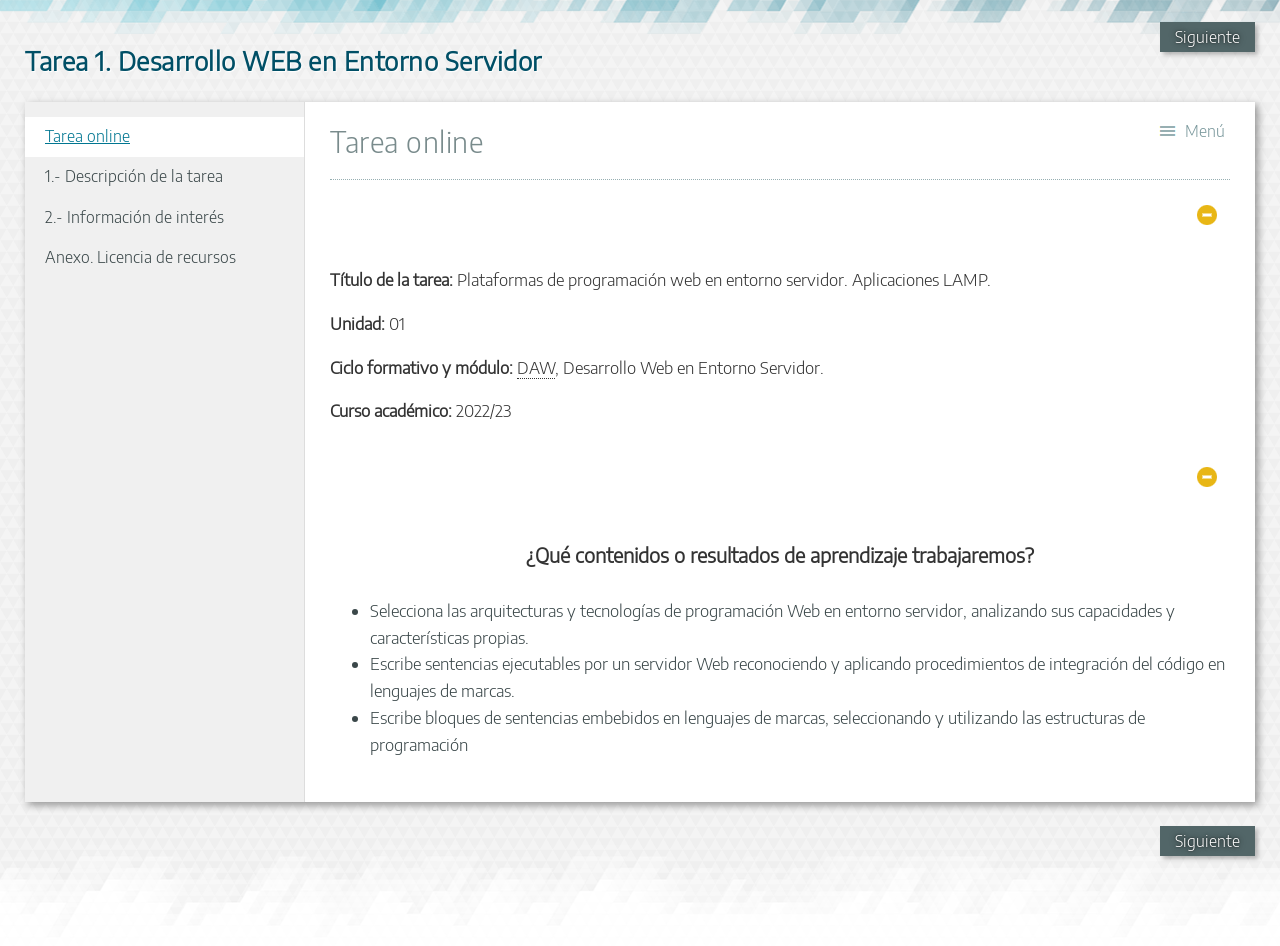
<file: unidad1/Tarea_1/index.html>
<!DOCTYPE html PUBLIC "-//W3C//DTD XHTML 1.0 Transitional//EN" "http://www.w3.org/TR/xhtml1/DTD/xhtml1-transitional.dtd">
<html lang="es" xml:lang="es" xmlns="http://www.w3.org/1999/xhtml">
<head>
<link rel="stylesheet" type="text/css" href="base.css" />
<link rel="stylesheet" type="text/css" href="content.css" />
<link rel="stylesheet" type="text/css" href="nav.css" />
<meta http-equiv="content-type" content="text/html;  charset=utf-8" />
<title>Tarea 1. Desarrollo WEB en Entorno Servidor </title>
<link rel="shortcut icon" href="favicon.ico" type="image/x-icon" />
<meta http-equiv="content-language" content="es" />
<meta name="author" content="Antonio Ladesa Jurado y José Luis Fernández" />
<meta name="generator" content="eXeLearning 2.4.2 - exelearning.net" />
<meta name="description" content="Implementación inicial del juego del sudoku" />
<script type="text/javascript" src="exe_jquery.js"></script>
<script type="text/javascript" src="common_i18n.js"></script>
<script type="text/javascript" src="common.js"></script>
<meta name="viewport" content="width=device-width, initial-scale=1" />
</head>
<body class="exe-web-site" id="exe-node-0"><script type="text/javascript">document.body.className+=" js"</script>
<div id="content">
<p id="skipNav"><a href="#main" class="sr-av">Saltar la navegación</a></p>
<div id="header" ><div id="headerContent">Tarea 1. Desarrollo WEB en Entorno Servidor</div></div>
<div id="siteNav">
<ul>
   <li id="active"><a href="index.html" class="active daddy main-node">Tarea online</a></li>
   <li><a href="1_descripcin_de_la_tarea.html" class="daddy">1.- Descripción de la tarea</a>
   <ul class="other-section">
      <li><a href="11_ejercicio_1_seleccin_de_nivel_y_sudoku_inicial.html" class="no-ch">1.1.- Ejercicio 1: Selección de nivel y sudoku inicial</a></li>
      <li><a href="12_ejercicio_2_operaciones_iniciales.html" class="no-ch">1.2.- Ejercicio 2: Operaciones iniciales</a></li>
      <li><a href="13_ejercicio_3_utilidad_de_depuracin.html" class="no-ch">1.3.- Ejercicio 3: Utilidad de depuración</a></li>
      <li><a href="14__ejercicio_4_ampliacin.html" class="no-ch">1.4 - Ejercicio 4: Ampliación</a></li>
   </ul>
   </li>
   <li><a href="2_informacin_de_inters.html" class="no-ch">2.- Información de interés</a></li>
   <li><a href="anexo_licencia_de_recursos.html" class="no-ch">Anexo. Licencia de recursos</a></li>
</ul>
</div>
<div id='topPagination'>
<div class="pagination noprt">
<a href="1_descripcin_de_la_tarea.html" class="next"><span>Siguiente<span> &raquo;</span></span></a>
</div>
</div>
<div id="main-wrapper">
<div id="main"><a name="main"></a>
<div id="nodeDecoration"><h1 id="nodeTitle">Tarea online</h1></div>
<div class="iDevice_wrapper DestacadofpdIdevice" id="id0">
<div class="iDevice emphasis0" >
<div class="iDevice_destacadofpd">
<div id="ta0_66" class="block iDevice_content">
<div class="block" style="display: block; position: relative;">
<p><strong>Título de la tarea: </strong>Plataformas de programación web en entorno servidor. Aplicaciones LAMP.</p>
<p><strong>Unidad: </strong>01</p>
<p><strong>Ciclo formativo y módulo: </strong><acronym title="Desarrollo de Aplicaciones Web">DAW</acronym>, Desarrollo Web en Entorno Servidor.</p>
<p><strong>Curso académico: </strong>2022/23</p>
</div>
</div>
</div>
</div>
</div>
<div class="iDevice_wrapper FreeTextfpdIdevice" id="id1">
<div class="iDevice emphasis0">
<div id="ta1_69" class="block iDevice_content">
<h4 class="resaltado_inline" style="text-align: center;">¿Qué contenidos o resultados de aprendizaje trabajaremos?</h4>
<ul>
<li class="lista_verificacion">Selecciona las arquitecturas y tecnologías de programación Web en entorno servidor, analizando sus capacidades y características propias.</li>
<li class="lista_verificacion">Escribe sentencias ejecutables por un servidor Web reconociendo y aplicando procedimientos de integración del código en lenguajes de marcas.</li>
<li class="lista_verificacion">Escribe bloques de sentencias embebidos en lenguajes de marcas, seleccionando y utilizando las estructuras de programación</li>
</ul>
</div>
</div>
</div>
</div>
</div>
<div id='bottomPagination'>
<div class="pagination noprt">
<a href="1_descripcin_de_la_tarea.html" class="next"><span>Siguiente<span> &raquo;</span></span></a>
</div>
</div>
</div>
<script type="text/javascript" src="_intef_js.js"></script></body></html>
</file>
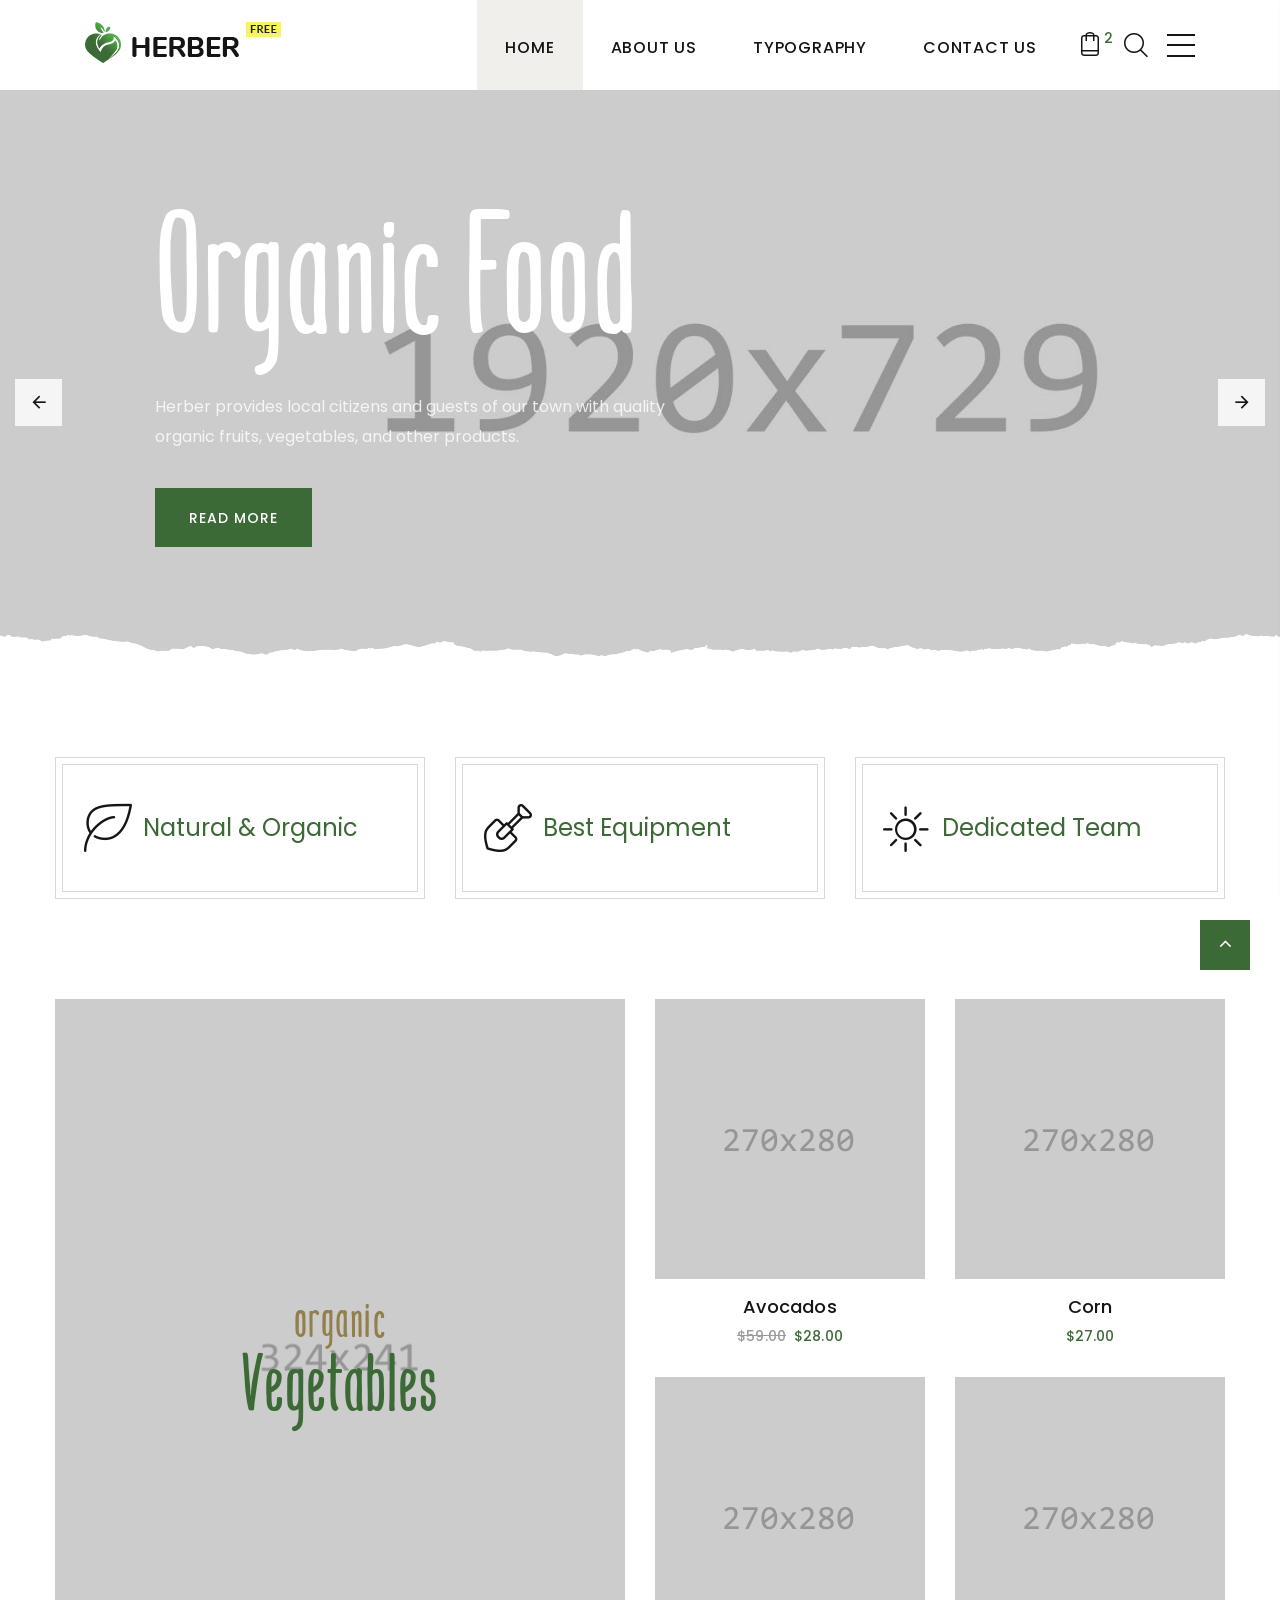
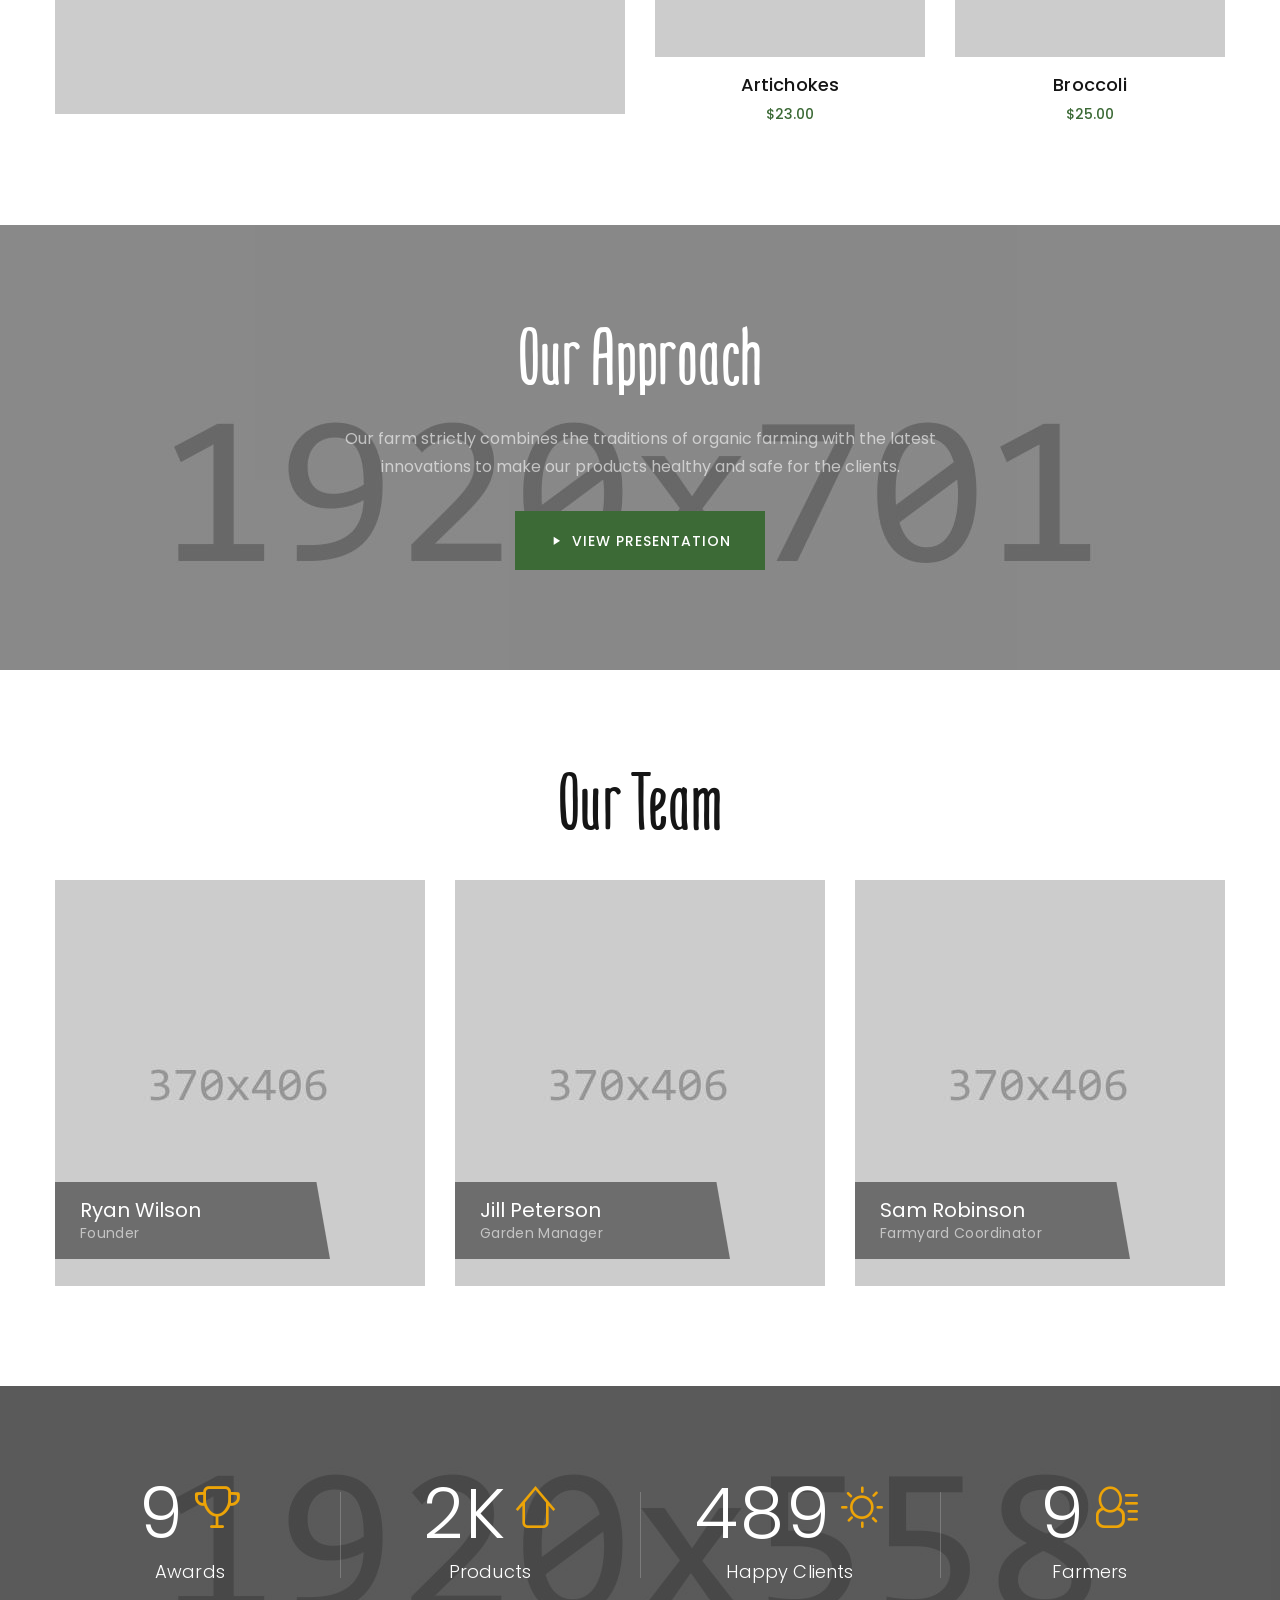
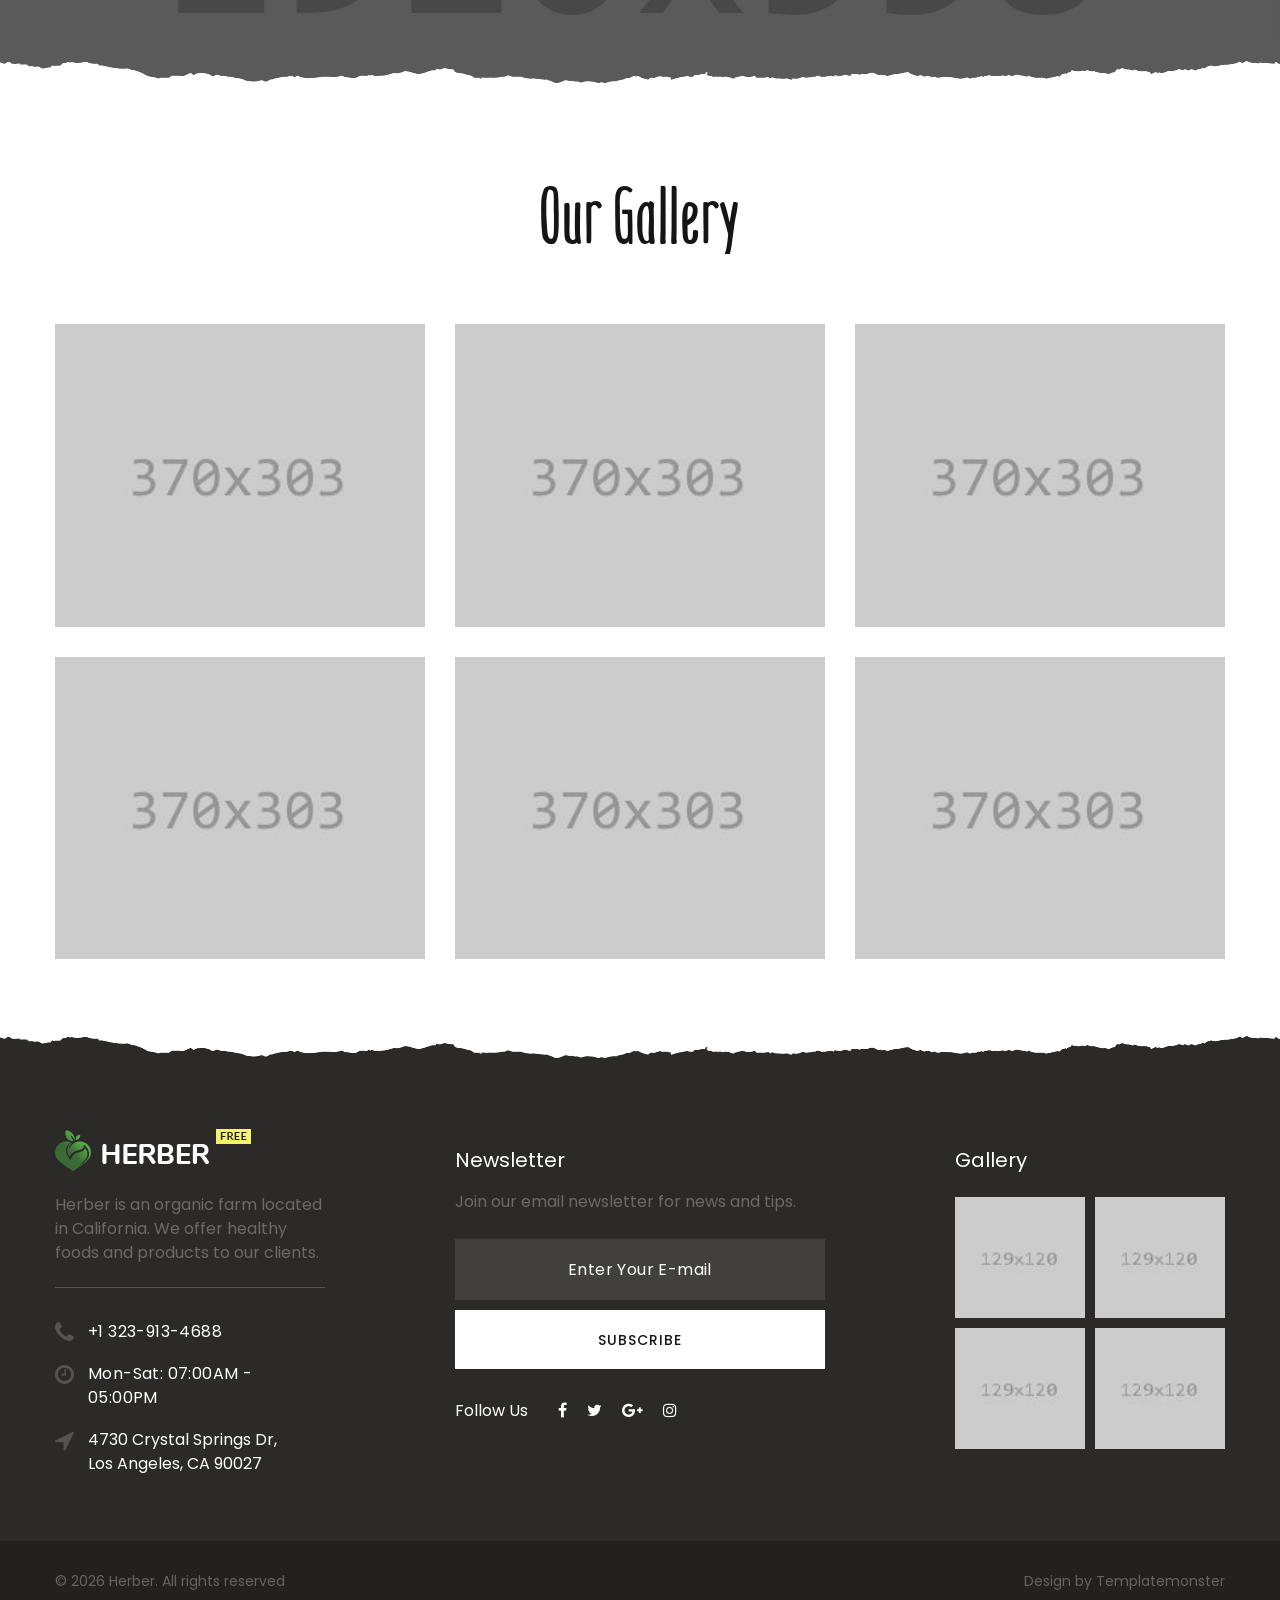
<file: unidad3/SANCHEZ_GONZALEZ_PATRICIA/examen2/site_html/index.html>
<!DOCTYPE html>
<html class="wide wow-animation" lang="en">
  <head>
    <title>Herber</title>
    <meta name="format-detection" content="telephone=no">
    <meta name="viewport" content="width=device-width, height=device-height, initial-scale=1.0, maximum-scale=1.0, user-scalable=0">
    <meta http-equiv="X-UA-Compatible" content="IE=edge">
    <meta charset="utf-8">
    <link rel="icon" href="images/favicon.ico" type="image/x-icon">
    <!-- Stylesheets-->
    <link rel="stylesheet" type="text/css" href="//fonts.googleapis.com/css?family=Poppins:300,400,500">
    <link rel="stylesheet" href="css/bootstrap.css">
    <link rel="stylesheet" href="css/fonts.css">
    <link rel="stylesheet" href="css/style.css">
    <!--[if lt IE 10]>
    <div style="background: #212121; padding: 10px 0; box-shadow: 3px 3px 5px 0 rgba(0,0,0,.3); clear: both; text-align:center; position: relative; z-index:1;"><a href="http://windows.microsoft.com/en-US/internet-explorer/"><img src="images/ie8-panel/warning_bar_0000_us.jpg" border="0" height="42" width="820" alt="You are using an outdated browser. For a faster, safer browsing experience, upgrade for free today."></a></div>
    <script src="js/html5shiv.min.js"></script>
    <![endif]-->
  </head>
  <body>
    <div class="preloader">
      <div class="preloader-body">
        <div class="cssload-container"><span></span><span></span><span></span><span></span>
        </div>
      </div>
    </div>
    <div class="page">
      <!-- Page Header-->
      <header class="section page-header">
        <!-- RD Navbar-->
        <div class="rd-navbar-wrap rd-navbar-modern-wrap">
          <nav class="rd-navbar rd-navbar-modern" data-layout="rd-navbar-fixed" data-sm-layout="rd-navbar-fixed" data-md-layout="rd-navbar-fixed" data-md-device-layout="rd-navbar-fixed" data-lg-layout="rd-navbar-static" data-lg-device-layout="rd-navbar-fixed" data-xl-layout="rd-navbar-static" data-xl-device-layout="rd-navbar-static" data-xxl-layout="rd-navbar-static" data-xxl-device-layout="rd-navbar-static" data-lg-stick-up-offset="46px" data-xl-stick-up-offset="46px" data-xxl-stick-up-offset="70px" data-lg-stick-up="true" data-xl-stick-up="true" data-xxl-stick-up="true">
            <div class="rd-navbar-main-outer">
              <div class="rd-navbar-main">
                <!-- RD Navbar Panel-->
                <div class="rd-navbar-panel">
                  <!-- RD Navbar Toggle-->
                  <button class="rd-navbar-toggle" data-rd-navbar-toggle=".rd-navbar-nav-wrap"><span></span></button>
                  <!-- RD Navbar Brand-->
                  <div class="rd-navbar-brand"><a class="brand" href="index.html"><img src="images/logo-default-196x47.png" alt="" width="196" height="47"/></a></div>
                </div>
                <div class="rd-navbar-main-element">
                  <div class="rd-navbar-nav-wrap">
                    <!-- RD Navbar Basket-->
                    <div class="rd-navbar-basket-wrap">
                      <button class="rd-navbar-basket fl-bigmug-line-shopping198" data-rd-navbar-toggle=".cart-inline"><span>2</span></button>
                      <div class="cart-inline">
                        <div class="cart-inline-header">
                          <h5 class="cart-inline-title">In cart:<span> 2</span> Products</h5>
                          <h6 class="cart-inline-title">Total price:<span> $800</span></h6>
                        </div>
                        <div class="cart-inline-body">
                          <div class="cart-inline-item">
                            <div class="unit align-items-center">
                              <div class="unit-left"><a class="cart-inline-figure" href="#"><img src="images/product-mini-1-108x100.png" alt="" width="108" height="100"/></a></div>
                              <div class="unit-body">
                                <h6 class="cart-inline-name"><a href="#">Blueberries</a></h6>
                                <div>
                                  <div class="group-xs group-inline-middle">
                                    <div class="table-cart-stepper">
                                      <input class="form-input" type="number" data-zeros="true" value="1" min="1" max="1000">
                                    </div>
                                    <h6 class="cart-inline-title">$550</h6>
                                  </div>
                                </div>
                              </div>
                            </div>
                          </div>
                          <div class="cart-inline-item">
                            <div class="unit align-items-center">
                              <div class="unit-left"><a class="cart-inline-figure" href="#"><img src="images/product-mini-2-108x100.png" alt="" width="108" height="100"/></a></div>
                              <div class="unit-body">
                                <h6 class="cart-inline-name"><a href="#">Avocados</a></h6>
                                <div>
                                  <div class="group-xs group-inline-middle">
                                    <div class="table-cart-stepper">
                                      <input class="form-input" type="number" data-zeros="true" value="1" min="1" max="1000">
                                    </div>
                                    <h6 class="cart-inline-title">$250</h6>
                                  </div>
                                </div>
                              </div>
                            </div>
                          </div>
                        </div>
                        <div class="cart-inline-footer">
                          <div class="group-sm"><a class="button button-md button-default-outline-2 button-wapasha" href="#">Go to cart</a><a class="button button-md button-primary button-pipaluk" href="#">UPDATE</a></div>
                        </div>
                      </div>
                    </div><a class="rd-navbar-basket rd-navbar-basket-mobile fl-bigmug-line-shopping198" href="#"><span>2</span></a>
                    <!-- RD Navbar Search-->
                    <div class="rd-navbar-search">
                      <button class="rd-navbar-search-toggle" data-rd-navbar-toggle=".rd-navbar-search"><span></span></button>
                      <form class="rd-search" action="#">
                        <div class="form-wrap">
                          <label class="form-label" for="rd-navbar-search-form-input">Search...</label>
                          <input class="rd-navbar-search-form-input form-input" id="rd-navbar-search-form-input" type="text" name="search">
                          <button class="rd-search-form-submit fl-bigmug-line-search74" type="submit"></button>
                        </div>
                      </form>
                    </div>
                    <!-- RD Navbar Nav-->
                    <ul class="rd-navbar-nav">
                      <li class="rd-nav-item active"><a class="rd-nav-link" href="index.html">Home</a>
                      </li>
                      <li class="rd-nav-item"><a class="rd-nav-link" href="about-us.html">About Us</a>
                      </li>
                      <li class="rd-nav-item"><a class="rd-nav-link" href="typography.html">Typography</a>
                      </li>
                      <li class="rd-nav-item"><a class="rd-nav-link" href="contact-us.html">Contact Us</a>
                      </li>
                    </ul>
                  </div>
                  <div class="rd-navbar-project-hamburger" data-multitoggle=".rd-navbar-main" data-multitoggle-blur=".rd-navbar-wrap" data-multitoggle-isolate>
                    <div class="project-hamburger"><span class="project-hamburger-arrow-top"></span><span class="project-hamburger-arrow-center"></span><span class="project-hamburger-arrow-bottom"></span></div>
                    <div class="project-hamburger-2"><span class="project-hamburger-arrow"></span><span class="project-hamburger-arrow"></span><span class="project-hamburger-arrow"></span>
                    </div>
                    <div class="project-close"><span></span><span></span></div>
                  </div>
                </div>
                <div class="rd-navbar-project rd-navbar-modern-project">
                  <div class="rd-navbar-project-modern-header">
                    <h4 class="rd-navbar-project-modern-title">Get in Touch</h4>
                    <div class="rd-navbar-project-hamburger" data-multitoggle=".rd-navbar-main" data-multitoggle-blur=".rd-navbar-wrap" data-multitoggle-isolate>
                      <div class="project-close"><span></span><span></span></div>
                    </div>
                  </div>
                  <div class="rd-navbar-project-content rd-navbar-modern-project-content">
                    <div>
                      <p>We are always ready to provide you with fresh organic products for your home or office. Contact us to find out how we can help you.</p>
                      <div class="heading-6 subtitle">Our Contacts</div>
                      <div class="row row-10 gutters-10">
                        <div class="col-12"><img src="images/home-sidebar-394x255.jpg" alt="" width="394" height="255"/>
                        </div>
                      </div>
                      <ul class="rd-navbar-modern-contacts">
                        <li>
                          <div class="unit unit-spacing-sm">
                            <div class="unit-left"><span class="icon fa fa-phone"></span></div>
                            <div class="unit-body"><a class="link-phone" href="tel:#">+1 323-913-4688</a></div>
                          </div>
                        </li>
                        <li>
                          <div class="unit unit-spacing-sm">
                            <div class="unit-left"><span class="icon fa fa-location-arrow"></span></div>
                            <div class="unit-body"><a class="link-location" href="#">4730 Crystal Springs Dr, Los Angeles, CA 90027</a></div>
                          </div>
                        </li>
                        <li>
                          <div class="unit unit-spacing-sm">
                            <div class="unit-left"><span class="icon fa fa-envelope"></span></div>
                            <div class="unit-body"><a class="link-email" href="mailto:#">mail@demolink.org</a></div>
                          </div>
                        </li>
                      </ul>
                      <ul class="list-inline rd-navbar-modern-list-social">
                        <li><a class="icon fa fa-facebook" href="#"></a></li>
                        <li><a class="icon fa fa-twitter" href="#"></a></li>
                        <li><a class="icon fa fa-google-plus" href="#"></a></li>
                        <li><a class="icon fa fa-instagram" href="#"></a></li>
                        <li><a class="icon fa fa-pinterest" href="#"></a></li>
                      </ul>
                    </div>
                  </div>
                </div>
              </div>
            </div>
          </nav>
        </div>
      </header>
      <!-- Swiper-->
      <section class="section swiper-container swiper-slider swiper-slider-modern" data-loop="true" data-autoplay="5000" data-simulate-touch="true" data-nav="true" data-slide-effect="fade">
        <div class="swiper-wrapper text-left">
          <div class="swiper-slide context-dark" data-slide-bg="images/slider-1-1920x729.jpg">
            <div class="swiper-slide-caption">
              <div class="container">
                <div class="row justify-content-center justify-content-xxl-start">
                  <div class="col-md-10 col-xxl-6">
                    <div class="slider-modern-box">
                      <h1 class="slider-modern-title"><span data-caption-animate="slideInDown" data-caption-delay="0">Organic Food</span></h1>
                      <p data-caption-animate="fadeInRight" data-caption-delay="400">Herber provides local citizens and guests of our town with quality organic fruits, vegetables, and other products.</p>
                      <div class="oh button-wrap"><a class="button button-primary button-ujarak" href="about-us.html" data-caption-animate="slideInLeft" data-caption-delay="400">Read more</a></div>
                    </div>
                  </div>
                </div>
              </div>
            </div>
          </div>
          <div class="swiper-slide context-dark" data-slide-bg="images/slider-2-1920x729.jpg">
            <div class="swiper-slide-caption">
              <div class="container">
                <div class="row justify-content-center justify-content-xxl-start">
                  <div class="col-md-10 col-xxl-6">
                    <div class="slider-modern-box">
                      <h1 class="slider-modern-title"><span data-caption-animate="slideInLeft" data-caption-delay="0">Quality Control</span></h1>
                      <p data-caption-animate="fadeInRight" data-caption-delay="400">We control the process of farming at Herber to deliver the best organic products to our customers throughout the state.</p>
                      <div class="oh button-wrap"><a class="button button-primary button-ujarak" href="about-us.html" data-caption-animate="slideInLeft" data-caption-delay="400">Read more</a></div>
                    </div>
                  </div>
                </div>
              </div>
            </div>
          </div>
          <div class="swiper-slide" data-slide-bg="images/slider-3-1920x729.jpg">
            <div class="swiper-slide-caption">
              <div class="container">
                <div class="row justify-content-center justify-content-xxl-start">
                  <div class="col-md-10 col-xxl-6">
                    <div class="slider-modern-box">
                      <h1 class="slider-modern-title"><span data-caption-animate="slideInDown" data-caption-delay="0">Eco-Friendly</span></h1>
                      <p data-caption-animate="fadeInRight" data-caption-delay="400">As the leading organic farm, we maintain an eco-friendly policy of growing and selling healthy food without any additives.</p>
                      <div class="oh button-wrap"><a class="button button-primary button-ujarak" href="about-us.html" data-caption-animate="slideInUp" data-caption-delay="400">Read more</a></div>
                    </div>
                  </div>
                </div>
              </div>
            </div>
          </div>
        </div>
        <!-- Swiper Navigation-->
        <div class="swiper-button-prev"></div>
        <div class="swiper-button-next"></div>
        <!-- Swiper Pagination-->
        <div class="swiper-pagination swiper-pagination-style-2"></div>
      </section>

      <!-- Icons Ruby-->
      <section class="section section-md bg-default section-top-image">
        <div class="container">
          <div class="row row-30 justify-content-center">
            <div class="col-sm-6 col-lg-4 wow fadeInRight" data-wow-delay="0s">
              <article class="box-icon-ruby">
                <div class="unit box-icon-ruby-body flex-column flex-md-row text-md-left flex-lg-column align-items-center text-lg-center flex-xl-row text-xl-left">
                  <div class="unit-left">
                    <div class="box-icon-ruby-icon linearicons-leaf"></div>
                  </div>
                  <div class="unit-body">
                    <h4 class="box-icon-ruby-title"><a href="#">Natural &amp; Organic</a></h4>
                  </div>
                </div>
              </article>
            </div>
            <div class="col-sm-6 col-lg-4 wow fadeInRight" data-wow-delay=".1s">
              <article class="box-icon-ruby">
                <div class="unit box-icon-ruby-body flex-column flex-md-row text-md-left flex-lg-column align-items-center text-lg-center flex-xl-row text-xl-left">
                  <div class="unit-left">
                    <div class="box-icon-ruby-icon linearicons-shovel"></div>
                  </div>
                  <div class="unit-body">
                    <h4 class="box-icon-ruby-title"><a href="#">Best Equipment</a></h4>
                  </div>
                </div>
              </article>
            </div>
            <div class="col-sm-6 col-lg-4 wow fadeInRight" data-wow-delay=".2s">
              <article class="box-icon-ruby">
                <div class="unit box-icon-ruby-body flex-column flex-md-row text-md-left flex-lg-column align-items-center text-lg-center flex-xl-row text-xl-left">
                  <div class="unit-left">
                    <div class="box-icon-ruby-icon linearicons-sun"></div>
                  </div>
                  <div class="unit-body">
                    <h4 class="box-icon-ruby-title"><a href="#">Dedicated Team</a></h4>
                  </div>
                </div>
              </article>
            </div>
          </div>
        </div>
      </section>

      <!-- Trending products-->
      <section class="section section-md bg-default">
        <div class="container">
          <div class="row row-40 justify-content-center">
            <div class="col-sm-8 col-md-7 col-lg-6 wow fadeInLeft" data-wow-delay="0s">
              <div class="product-banner"><img src="images/home-banner-1-570x715.jpg" alt="" width="570" height="715"/>
                <div class="product-banner-content">
                  <div class="product-banner-inner" style="background-image: url(images/bg-brush.png)">
                    <h3 class="text-secondary-1">organic</h3>
                    <h2 class="text-primary">Vegetables</h2>
                  </div>
                </div>
              </div>
            </div>
            <div class="col-md-5 col-lg-6">
              <div class="row row-30 justify-content-center">
                <div class="col-sm-6 col-md-12 col-lg-6">
                  <div class="oh-desktop">
                    <!-- Product-->
                    <article class="product product-2 box-ordered-item wow slideInRight" data-wow-delay="0s">
                      <div class="unit flex-row flex-lg-column">
                        <div class="unit-left">
                          <div class="product-figure"><img src="images/product-5-270x280.png" alt="" width="270" height="280"/>
                            <div class="product-button"><a class="button button-md button-white button-ujarak" href="#">Add to cart</a></div>
                          </div>
                        </div>
                        <div class="unit-body">
                          <h6 class="product-title"><a href="#">Avocados</a></h6>
                          <div class="product-price-wrap">
                            <div class="product-price product-price-old">$59.00</div>
                            <div class="product-price">$28.00</div>
                          </div><a class="button button-sm button-secondary button-ujarak" href="#">Add to cart</a>
                        </div>
                      </div>
                    </article>
                  </div>
                </div>
                <div class="col-sm-6 col-md-12 col-lg-6">
                  <div class="oh-desktop">
                    <!-- Product-->
                    <article class="product product-2 box-ordered-item wow slideInLeft" data-wow-delay="0s">
                      <div class="unit flex-row flex-lg-column">
                        <div class="unit-left">
                          <div class="product-figure"><img src="images/product-6-270x280.png" alt="" width="270" height="280"/>
                            <div class="product-button"><a class="button button-md button-white button-ujarak" href="#">Add to cart</a></div>
                          </div>
                        </div>
                        <div class="unit-body">
                          <h6 class="product-title"><a href="#">Corn</a></h6>
                          <div class="product-price-wrap">
                            <div class="product-price">$27.00</div>
                          </div><a class="button button-sm button-secondary button-ujarak" href="#">Add to cart</a>
                        </div>
                      </div>
                    </article>
                  </div>
                </div>
                <div class="col-sm-6 col-md-12 col-lg-6">
                  <div class="oh-desktop">
                    <!-- Product-->
                    <article class="product product-2 box-ordered-item wow slideInLeft" data-wow-delay="0s">
                      <div class="unit flex-row flex-lg-column">
                        <div class="unit-left">
                          <div class="product-figure"><img src="images/product-8-270x280.png" alt="" width="270" height="280"/>
                            <div class="product-button"><a class="button button-md button-white button-ujarak" href="#">Add to cart</a></div>
                          </div>
                        </div>
                        <div class="unit-body">
                          <h6 class="product-title"><a href="#">Artichokes</a></h6>
                          <div class="product-price-wrap">
                            <div class="product-price">$23.00</div>
                          </div><a class="button button-sm button-secondary button-ujarak" href="#">Add to cart</a>
                        </div>
                      </div>
                    </article>
                  </div>
                </div>
                <div class="col-sm-6 col-md-12 col-lg-6">
                  <div class="oh-desktop">
                    <!-- Product-->
                    <article class="product product-2 box-ordered-item wow slideInRight" data-wow-delay="0s">
                      <div class="unit flex-row flex-lg-column">
                        <div class="unit-left">
                          <div class="product-figure"><img src="images/product-7-270x280.png" alt="" width="270" height="280"/>
                            <div class="product-button"><a class="button button-md button-white button-ujarak" href="#">Add to cart</a></div>
                          </div>
                        </div>
                        <div class="unit-body">
                          <h6 class="product-title"><a href="#">Broccoli</a></h6>
                          <div class="product-price-wrap">
                            <div class="product-price">$25.00</div>
                          </div><a class="button button-sm button-secondary button-ujarak" href="#">Add to cart</a>
                        </div>
                      </div>
                    </article>
                  </div>
                </div>
              </div>
            </div>
          </div>
        </div>
      </section>

      <!-- Section CTA 2-->
      <section class="section text-center">
        <div class="parallax-container" data-parallax-img="images/bg-parallax-1.jpg">
          <div class="parallax-content section-xl section-inset-custom-1 context-dark bg-overlay-40">
            <div class="container">
              <h2 class="oh font-weight-normal"><span class="d-inline-block wow slideInDown" data-wow-delay="0s">Our Approach</span></h2>
              <p class="oh big text-width-large"><span class="d-inline-block wow slideInUp" data-wow-delay=".2s">Our farm strictly combines the traditions of organic farming with the latest innovations to make our products healthy and safe for the clients.</span></p><a class="button button-primary button-icon button-icon-left button-ujarak wow fadeInUp" href="https://www.youtube.com/watch?v=-AhmuMqZB0s" data-lightgallery="item" data-wow-delay=".1s"><span class="icon mdi mdi-play"></span>View presentation</a>
            </div>
          </div>
        </div>
      </section>

      <!-- Team of professionals-->
      <section class="section section-md bg-default">
        <div class="container">
          <div class="oh">
            <h2 class="wow slideInUp" data-wow-delay="0s">Our Team</h2>
          </div>
          <div class="row row-30 justify-content-center">
            <div class="col-md-6 col-lg-4 col-xl-4 wow fadeInRight" data-wow-delay="0s">
              <!-- Team Classic-->
              <article class="team-classic"><a class="team-classic-figure" href="#"><img src="images/team-1-370x406.jpg" alt="" width="370" height="406"/></a>
                <div class="team-classic-caption">
                  <h5 class="team-classic-name"><a href="#">Ryan Wilson</a></h5>
                  <p class="team-classic-status">Founder</p>
                </div>
              </article>
            </div>
            <div class="col-md-6 col-lg-4 col-xl-4 wow fadeInRight" data-wow-delay=".1s">
              <!-- Team Classic-->
              <article class="team-classic"><a class="team-classic-figure" href="#"><img src="images/team-2-370x406.jpg" alt="" width="370" height="406"/></a>
                <div class="team-classic-caption">
                  <h5 class="team-classic-name"><a href="#">Jill Peterson</a></h5>
                  <p class="team-classic-status">Garden Manager</p>
                </div>
              </article>
            </div>
            <div class="col-md-6 col-lg-4 col-xl-4 wow fadeInRight" data-wow-delay=".2s">
              <!-- Team Classic-->
              <article class="team-classic"><a class="team-classic-figure" href="#"><img src="images/team-3-370x406.jpg" alt="" width="370" height="406"/></a>
                <div class="team-classic-caption">
                  <h5 class="team-classic-name"><a href="#">Sam Robinson</a></h5>
                  <p class="team-classic-status">Farmyard Coordinator</p>
                </div>
              </article>
            </div>
          </div>
        </div>
      </section>

      <!-- About us-->
      <section class="section">
        <div class="parallax-container" data-parallax-img="images/bg-parallax-2.jpg">
          <div class="parallax-content section-xl context-dark bg-overlay-68">
            <div class="container">
              <div class="row row-lg row-50 justify-content-center border-classic border-classic-big">
                <div class="col-sm-6 col-md-5 col-lg-3 wow fadeInLeft" data-wow-delay="0s">
                  <div class="counter-creative">
                    <div class="counter-creative-number"><span class="counter">12</span><span class="icon counter-creative-icon fl-bigmug-line-trophy55"></span>
                    </div>
                    <h6 class="counter-creative-title">Awards</h6>
                  </div>
                </div>
                <div class="col-sm-6 col-md-5 col-lg-3 wow fadeInLeft" data-wow-delay=".1s">
                  <div class="counter-creative">
                    <div class="counter-creative-number"><span class="counter">2</span><span class="symbol">k</span><span class="icon counter-creative-icon fl-bigmug-line-up104"></span>
                    </div>
                    <h6 class="counter-creative-title">Products</h6>
                  </div>
                </div>
                <div class="col-sm-6 col-md-5 col-lg-3 wow fadeInLeft" data-wow-delay=".2s">
                  <div class="counter-creative">
                    <div class="counter-creative-number"><span class="counter">679</span><span class="icon counter-creative-icon fl-bigmug-line-sun81"></span>
                    </div>
                    <h6 class="counter-creative-title">Happy Clients</h6>
                  </div>
                </div>
                <div class="col-sm-6 col-md-5 col-lg-3 wow fadeInLeft" data-wow-delay=".3s">
                  <div class="counter-creative">
                    <div class="counter-creative-number"><span class="counter">13</span><span class="icon counter-creative-icon fl-bigmug-line-user143"></span>
                    </div>
                    <h6 class="counter-creative-title">Farmers</h6>
                  </div>
                </div>
              </div>
            </div>
          </div>
        </div>

      </section>
      <!-- Improve your interior with deco-->
      <section class="section section-md bg-default section-top-image">
        <div class="container">
          <div class="oh h2-title">
            <h2 class="wow slideInUp" data-wow-delay="0s">Our Gallery</h2>
          </div>
          <div class="row row-30" data-lightgallery="group">
            <div class="col-sm-6 col-lg-4">
              <div class="oh-desktop">
                <!-- Thumbnail Classic-->
                <article class="thumbnail thumbnail-mary thumbnail-sm wow slideInLeft" data-wow-delay="0s">
                  <div class="thumbnail-mary-figure"><img src="images/grid-gallery-1-370x303.jpg" alt="" width="370" height="303"/>
                  </div>
                  <div class="thumbnail-mary-caption"><a class="icon fl-bigmug-line-zoom60" href="images/gallery-original-1-1200x800.jpg" data-lightgallery="item"><img src="images/grid-gallery-1-370x303.jpg" alt="" width="370" height="303"/></a>
                    <h4 class="thumbnail-mary-title"><a href="#">Watermelons</a></h4>
                  </div>
                </article>
              </div>
            </div>
            <div class="col-sm-6 col-lg-4">
              <div class="oh-desktop">
                <!-- Thumbnail Classic-->
                <article class="thumbnail thumbnail-mary thumbnail-sm wow slideInUp" data-wow-delay=".1s">
                  <div class="thumbnail-mary-figure"><img src="images/grid-gallery-2-370x303.jpg" alt="" width="370" height="303"/>
                  </div>
                  <div class="thumbnail-mary-caption"><a class="icon fl-bigmug-line-zoom60" href="images/gallery-original-2-1200x800.jpg" data-lightgallery="item"><img src="images/grid-gallery-2-370x303.jpg" alt="" width="370" height="303"/></a>
                    <h4 class="thumbnail-mary-title"><a href="#">Grapes</a></h4>
                  </div>
                </article>
              </div>
            </div>
            <div class="col-sm-6 col-lg-4">
              <div class="oh-desktop">
                <!-- Thumbnail Classic-->
                <article class="thumbnail thumbnail-mary thumbnail-sm wow slideInRight" data-wow-delay=".0s">
                  <div class="thumbnail-mary-figure"><img src="images/grid-gallery-3-370x303.jpg" alt="" width="370" height="303"/>
                  </div>
                  <div class="thumbnail-mary-caption"><a class="icon fl-bigmug-line-zoom60" href="images/gallery-original-3-800x1200.jpg" data-lightgallery="item"><img src="images/grid-gallery-3-370x303.jpg" alt="" width="370" height="303"/></a>
                    <h4 class="thumbnail-mary-title"><a href="#">Mandarin Oranges</a></h4>
                  </div>
                </article>
              </div>
            </div>
            <div class="col-sm-6 col-lg-4">
              <div class="oh-desktop">
                <!-- Thumbnail Classic-->
                <article class="thumbnail thumbnail-mary thumbnail-sm wow slideInUp" data-wow-delay=".1s">
                  <div class="thumbnail-mary-figure"><img src="images/grid-gallery-4-370x303.jpg" alt="" width="370" height="303"/>
                  </div>
                  <div class="thumbnail-mary-caption"><a class="icon fl-bigmug-line-zoom60" href="images/gallery-original-4-800x1200.jpg" data-lightgallery="item"><img src="images/grid-gallery-4-370x303.jpg" alt="" width="370" height="303"/></a>
                    <h4 class="thumbnail-mary-title"><a href="#">Lemons</a></h4>
                  </div>
                </article>
              </div>
            </div>
            <div class="col-sm-6 col-lg-4">
              <div class="oh-desktop">
                <!-- Thumbnail Classic-->
                <article class="thumbnail thumbnail-mary thumbnail-sm wow slideInLeft" data-wow-delay="0s">
                  <div class="thumbnail-mary-figure"><img src="images/grid-gallery-5-370x303.jpg" alt="" width="370" height="303"/>
                  </div>
                  <div class="thumbnail-mary-caption"><a class="icon fl-bigmug-line-zoom60" href="images/gallery-original-5-800x1200.jpg" data-lightgallery="item"><img src="images/grid-gallery-5-370x303.jpg" alt="" width="370" height="303"/></a>
                    <h4 class="thumbnail-mary-title"><a href="#">Organic Food</a></h4>
                  </div>
                </article>
              </div>
            </div>
            <div class="col-sm-6 col-lg-4">
              <div class="oh-desktop">
                <!-- Thumbnail Classic-->
                <article class="thumbnail thumbnail-mary thumbnail-sm wow slideInDown" data-wow-delay=".1s">
                  <div class="thumbnail-mary-figure"><img src="images/grid-gallery-6-370x303.jpg" alt="" width="370" height="303"/>
                  </div>
                  <div class="thumbnail-mary-caption"><a class="icon fl-bigmug-line-zoom60" href="images/gallery-original-6-1200x800.jpg" data-lightgallery="item"><img src="images/grid-gallery-6-370x303.jpg" alt="" width="370" height="303"/></a>
                    <h4 class="thumbnail-mary-title"><a href="#">Salad</a></h4>
                  </div>
                </article>
              </div>
            </div>
          </div>
        </div>
      </section>
      <!-- Page Footer-->
      <footer class="section footer-variant-2 footer-modern context-dark section-top-image section-top-image-dark">
        <div class="footer-variant-2-content">
          <div class="container">
            <div class="row row-40 justify-content-between">
              <div class="col-sm-6 col-lg-4 col-xl-3">
                <div class="oh-desktop">
                  <div class="wow slideInRight" data-wow-delay="0s">
                    <div class="footer-brand"><a href="index.html"><img src="images/logo-inverse-196x42.png" alt="" width="196" height="42"/></a></div>
                    <p>Herber is an organic farm located in California. We offer healthy foods and products to our clients.</p>
                    <ul class="footer-contacts d-inline-block d-md-block">
                      <li>
                        <div class="unit unit-spacing-xs">
                          <div class="unit-left"><span class="icon fa fa-phone"></span></div>
                          <div class="unit-body"><a class="link-phone" href="tel:#">+1 323-913-4688</a></div>
                        </div>
                      </li>
                      <li>
                        <div class="unit unit-spacing-xs">
                          <div class="unit-left"><span class="icon fa fa-clock-o"></span></div>
                          <div class="unit-body">
                            <p>Mon-Sat: 07:00AM - 05:00PM</p>
                          </div>
                        </div>
                      </li>
                      <li>
                        <div class="unit unit-spacing-xs">
                          <div class="unit-left"><span class="icon fa fa-location-arrow"></span></div>
                          <div class="unit-body"><a class="link-location" href="#">4730 Crystal Springs Dr, Los Angeles, CA 90027</a></div>
                        </div>
                      </li>
                    </ul>
                  </div>
                </div>
              </div>
              <div class="col-sm-6 col-lg-4 col-xl-4">
                <div class="oh-desktop">
                  <div class="inset-top-18 wow slideInDown" data-wow-delay="0s">
                    <h5>Newsletter</h5>
                    <p>Join our email newsletter for news and tips.</p>
                    <form class="rd-form rd-mailform" data-form-output="form-output-global" data-form-type="subscribe" method="post" action="bat/rd-mailform.php">
                      <div class="form-wrap">
                        <input class="form-input" id="subscribe-form-5-email" type="email" name="email" data-constraints="@Email @Required">
                        <label class="form-label" for="subscribe-form-5-email">Enter Your E-mail</label>
                      </div>
                      <button class="button button-block button-white" type="submit">Subscribe</button>
                    </form>
                    <div class="group-lg group-middle">
                      <p class="text-white">Follow Us</p>
                      <div>
                        <ul class="list-inline list-inline-sm footer-social-list-2">
                          <li><a class="icon fa fa-facebook" href="#"></a></li>
                          <li><a class="icon fa fa-twitter" href="#"></a></li>
                          <li><a class="icon fa fa-google-plus" href="#"></a></li>
                          <li><a class="icon fa fa-instagram" href="#"></a></li>
                        </ul>
                      </div>
                    </div>
                  </div>
                </div>
              </div>
              <div class="col-lg-3 col-xl-3">
                <div class="oh-desktop">
                  <div class="inset-top-18 wow slideInLeft" data-wow-delay="0s">
                    <h5>Gallery</h5>
                    <div class="row row-10 gutters-10" data-lightgallery="group">
                      <div class="col-6 col-sm-3 col-lg-6">
                        <!-- Thumbnail Classic-->
                        <article class="thumbnail thumbnail-mary">
                          <div class="thumbnail-mary-figure"><img src="images/gallery-image-1-129x120.jpg" alt="" width="129" height="120"/>
                          </div>
                          <div class="thumbnail-mary-caption"><a class="icon fl-bigmug-line-zoom60" href="images/gallery-original-7-800x1200.jpg" data-lightgallery="item"><img src="images/gallery-image-1-129x120.jpg" alt="" width="129" height="120"/></a>
                          </div>
                        </article>
                      </div>
                      <div class="col-6 col-sm-3 col-lg-6">
                        <!-- Thumbnail Classic-->
                        <article class="thumbnail thumbnail-mary">
                          <div class="thumbnail-mary-figure"><img src="images/gallery-image-2-129x120.jpg" alt="" width="129" height="120"/>
                          </div>
                          <div class="thumbnail-mary-caption"><a class="icon fl-bigmug-line-zoom60" href="images/gallery-original-8-1200x800.jpg" data-lightgallery="item"><img src="images/gallery-image-2-129x120.jpg" alt="" width="129" height="120"/></a>
                          </div>
                        </article>
                      </div>
                      <div class="col-6 col-sm-3 col-lg-6">
                        <!-- Thumbnail Classic-->
                        <article class="thumbnail thumbnail-mary">
                          <div class="thumbnail-mary-figure"><img src="images/gallery-image-3-129x120.jpg" alt="" width="129" height="120"/>
                          </div>
                          <div class="thumbnail-mary-caption"><a class="icon fl-bigmug-line-zoom60" href="images/gallery-original-9-800x1200.jpg" data-lightgallery="item"><img src="images/gallery-image-3-129x120.jpg" alt="" width="129" height="120"/></a>
                          </div>
                        </article>
                      </div>
                      <div class="col-6 col-sm-3 col-lg-6">
                        <!-- Thumbnail Classic-->
                        <article class="thumbnail thumbnail-mary">
                          <div class="thumbnail-mary-figure"><img src="images/gallery-image-4-129x120.jpg" alt="" width="129" height="120"/>
                          </div>
                          <div class="thumbnail-mary-caption"><a class="icon fl-bigmug-line-zoom60" href="images/gallery-original-10-1200x800.jpg" data-lightgallery="item"><img src="images/gallery-image-4-129x120.jpg" alt="" width="129" height="120"/></a>
                          </div>
                        </article>
                      </div>
                    </div>
                  </div>
                </div>
              </div>
            </div>
          </div>
        </div>
        <div class="footer-variant-2-bottom-panel">
          <div class="container">
            <!-- Rights-->
            <div class="group-sm group-sm-justify">
              <p class="rights"><span>&copy;&nbsp;</span><span class="copyright-year"></span> <span>Herber</span>. All rights reserved
              </p>
              <p class="rights">Design&nbsp;by&nbsp;<a href="https://www.templatemonster.com/">Templatemonster</a></p>
            </div>
          </div>
        </div>
      </footer>
    </div>
    <!-- Global Mailform Output-->
    <div class="snackbars" id="form-output-global"></div>
    <!-- Javascript-->
    <script src="js/core.min.js"></script>
    <script src="js/script.js"></script>
    <!-- coded by Ragnar-->
  </body>
</html>

<a href=""></a>
</file>
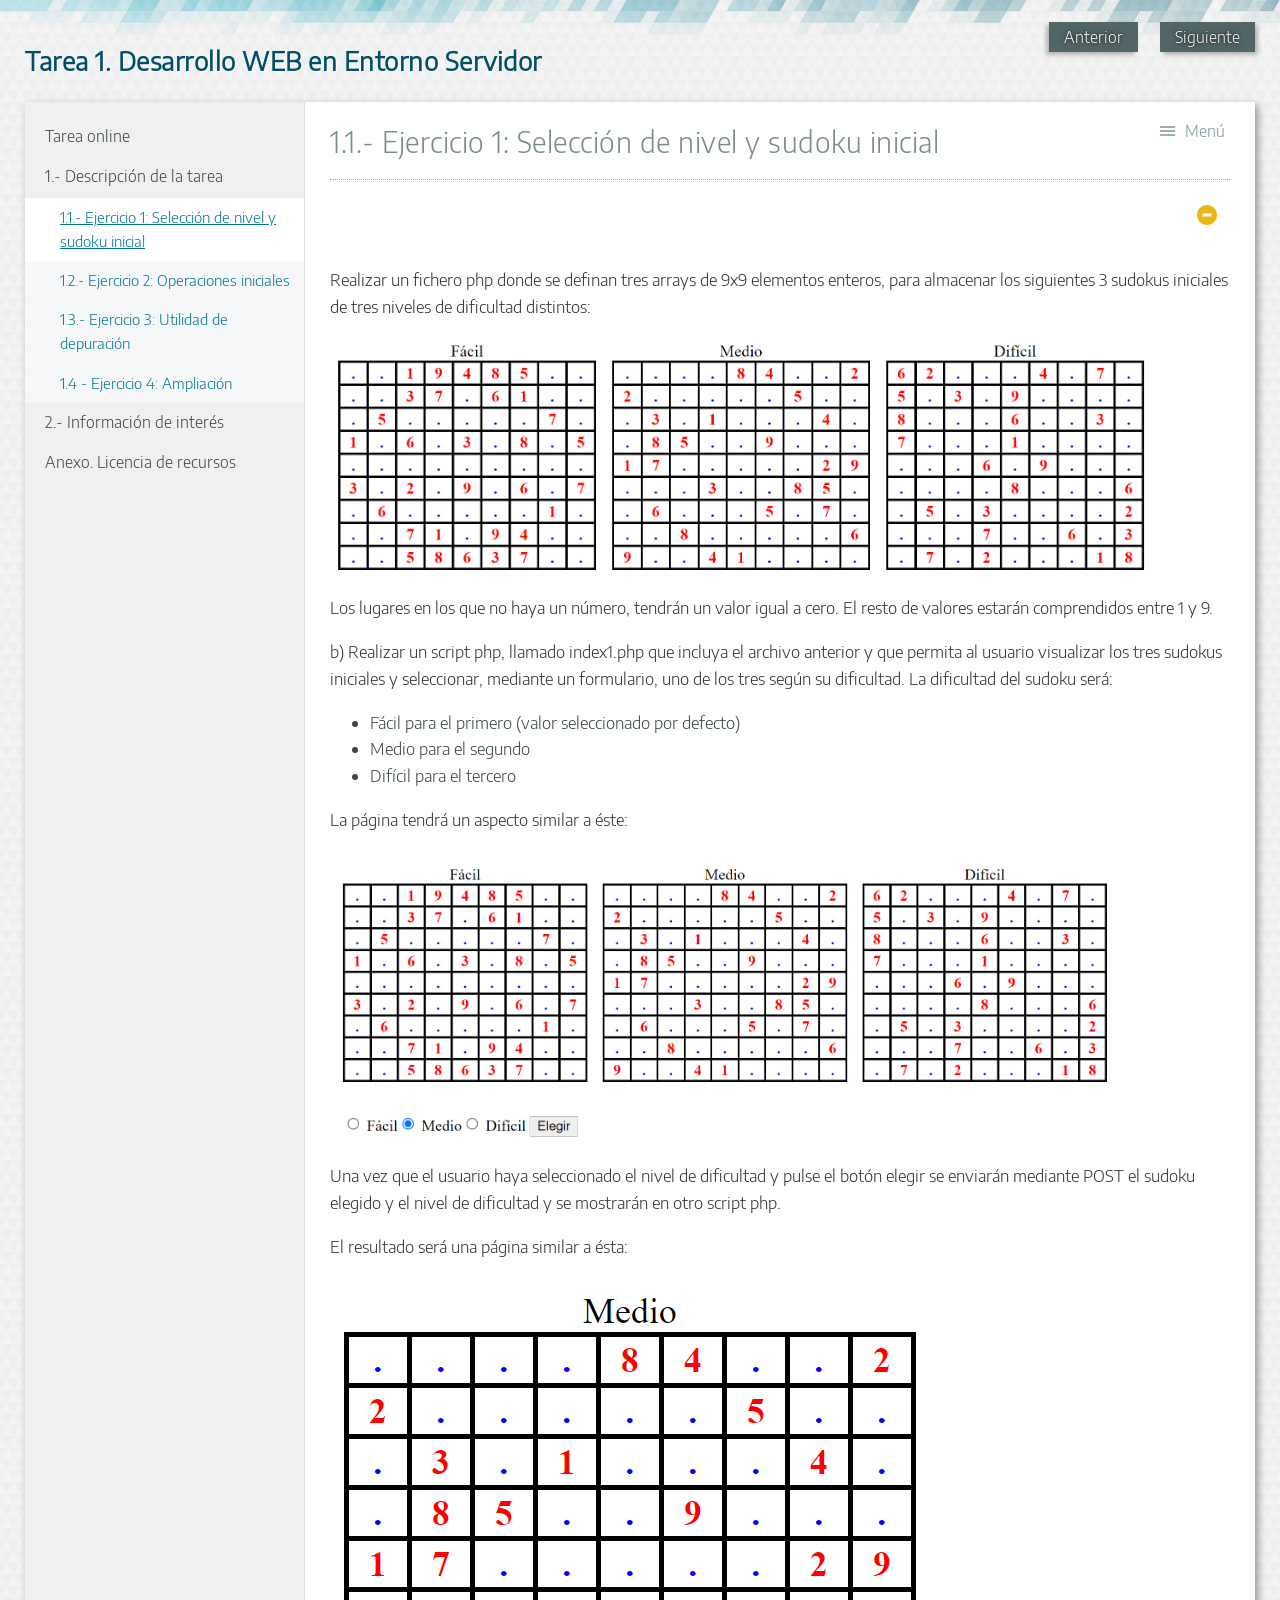
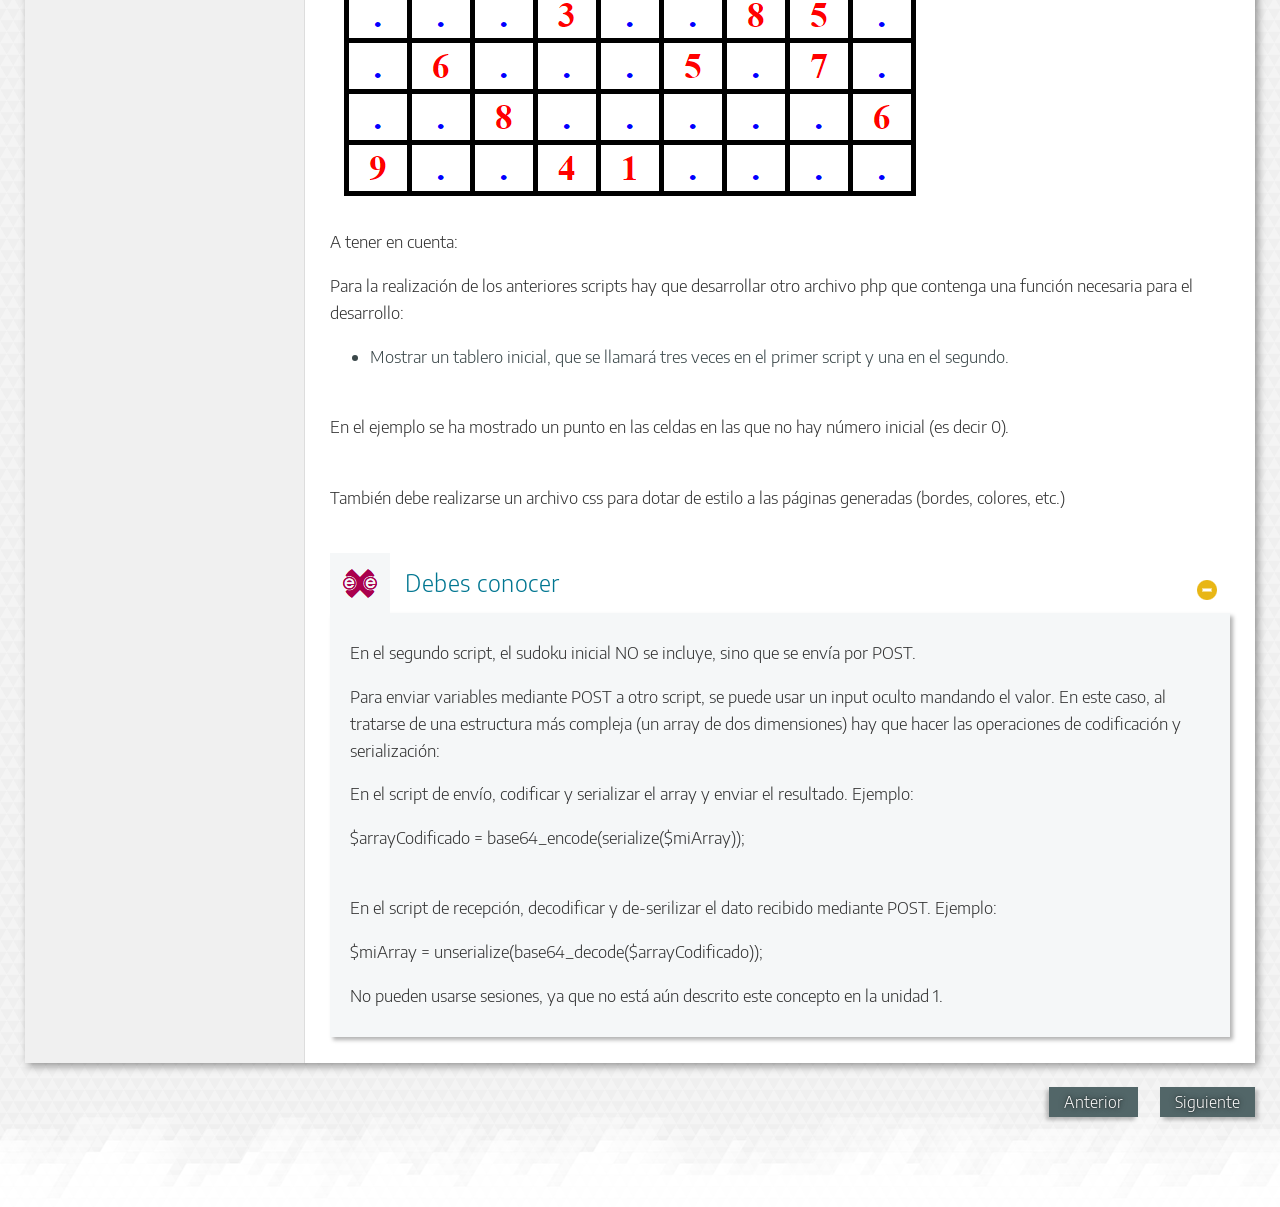
<file: unidad1/Tarea_1/11_ejercicio_1_seleccin_de_nivel_y_sudoku_inicial.html>
<!DOCTYPE html PUBLIC "-//W3C//DTD XHTML 1.0 Transitional//EN" "http://www.w3.org/TR/xhtml1/DTD/xhtml1-transitional.dtd">
<html lang="es" xml:lang="es" xmlns="http://www.w3.org/1999/xhtml">
<head>
<link rel="stylesheet" type="text/css" href="base.css" />
<link rel="stylesheet" type="text/css" href="content.css" />
<link rel="stylesheet" type="text/css" href="nav.css" />
<meta http-equiv="content-type" content="text/html;  charset=utf-8" />
<title>1.1.- Ejercicio 1: Selección de nivel y sudoku inicial | Tarea 1. Desarrollo WEB en Entorno Servidor </title>
<link rel="shortcut icon" href="favicon.ico" type="image/x-icon" />
<meta http-equiv="content-language" content="es" />
<meta name="author" content="Antonio Ladesa Jurado y José Luis Fernández" />
<meta name="generator" content="eXeLearning 2.4.2 - exelearning.net" />
<script type="text/javascript" src="exe_jquery.js"></script>
<script type="text/javascript" src="common_i18n.js"></script>
<script type="text/javascript" src="common.js"></script>
<meta name="viewport" content="width=device-width, initial-scale=1" />
</head>
<body class="exe-web-site" id="exe-node-7"><script type="text/javascript">document.body.className+=" js"</script>
<div id="content">
<p id="skipNav"><a href="#main" class="sr-av">Saltar la navegación</a></p>
<div id="header" ><div id="headerContent">Tarea 1. Desarrollo WEB en Entorno Servidor</div></div>
<div id="siteNav">
<ul>
   <li><a href="index.html" class="daddy main-node">Tarea online</a></li>
   <li class="current-page-parent"><a href="1_descripcin_de_la_tarea.html" class="current-page-parent daddy">1.- Descripción de la tarea</a>
   <ul>
      <li id="active"><a href="11_ejercicio_1_seleccin_de_nivel_y_sudoku_inicial.html" class="active no-ch">1.1.- Ejercicio 1: Selección de nivel y sudoku inicial</a></li>
      <li><a href="12_ejercicio_2_operaciones_iniciales.html" class="no-ch">1.2.- Ejercicio 2: Operaciones iniciales</a></li>
      <li><a href="13_ejercicio_3_utilidad_de_depuracin.html" class="no-ch">1.3.- Ejercicio 3: Utilidad de depuración</a></li>
      <li><a href="14__ejercicio_4_ampliacin.html" class="no-ch">1.4 - Ejercicio 4: Ampliación</a></li>
   </ul>
   </li>
   <li><a href="2_informacin_de_inters.html" class="no-ch">2.- Información de interés</a></li>
   <li><a href="anexo_licencia_de_recursos.html" class="no-ch">Anexo. Licencia de recursos</a></li>
</ul>
</div>
<div id='topPagination'>
<div class="pagination noprt">
<a href="1_descripcin_de_la_tarea.html" class="prev"><span><span>&laquo; </span>Anterior</span></a> <span class="sep">| </span><a href="12_ejercicio_2_operaciones_iniciales.html" class="next"><span>Siguiente<span> &raquo;</span></span></a>
</div>
</div>
<div id="main-wrapper">
<div id="main"><a name="main"></a>
<div id="nodeDecoration"><h1 id="nodeTitle">1.1.- Ejercicio 1: Selección de nivel y sudoku inicial</h1></div>
<div class="iDevice_wrapper FreeTextfpdIdevice" id="id13">
<div class="iDevice emphasis0">
<div id="ta13_154" class="block iDevice_content">
<p>Realizar un fichero php donde se definan tres arrays de 9x9 elementos enteros, para almacenar los siguientes 3 sudokus iniciales de tres niveles de dificultad distintos:</p>
<p><img src="sudokusiniciales.PNG" alt="Sudokus iniciales" title="Sudokus iniciales" width="824" height="241" /></p>
<p>Los lugares en los que no haya un número, tendrán un valor igual a cero. El resto de valores estarán comprendidos entre 1 y 9. </p>
<p>b) Realizar un script php, llamado index1.php que incluya el archivo anterior y que permita al usuario visualizar los tres sudokus iniciales y seleccionar, mediante un formulario, uno de los tres según su dificultad. La dificultad del sudoku será:</p>
<ul>
<li>Fácil para el primero (valor seleccionado por defecto)</li>
<li>Medio para el segundo</li>
<li>Difícil para el tercero</li>
</ul>
<p>La página tendrá un aspecto similar a éste:</p>
<p><img src="seleccion_sudoku.PNG" alt="Selección de sudokus" title="Selección de sudokus" width="801" height="296" /></p>
<p>Una vez que el usuario haya seleccionado el nivel de dificultad y pulse el botón elegir se enviarán mediante POST el sudoku elegido y el nivel de dificultad y se mostrarán en otro script php. </p>
<p>El resultado será una página similar a ésta:</p>
<p><img src="sudoku_elegido.PNG" alt="Sudoku elegido" title="Sudoku elegido" width="611" height="535" /></p>
<p>A tener en cuenta:</p>
<p>Para la realización de los anteriores scripts hay que desarrollar otro archivo php que contenga una función necesaria para el desarrollo:</p>
<ul>
<li>Mostrar un tablero inicial, que se llamará tres veces en el primer script y una en el segundo.</li>
</ul>
<p><br />En el ejemplo se ha mostrado un punto en las celdas en las que no hay número inicial (es decir 0).</p>
<p><br />También debe realizarse un archivo css para dotar de estilo a las páginas generadas (bordes, colores, etc.)</p>
</div>
</div>
</div>
<div class="iDevice_wrapper DebesconocerfpdIdevice em_iDevice" id="id19">
<div class="iDevice emphasis_debesconocerfpd" >
<div class="iDevice_header"><h2 class="iDeviceTitle">Debes conocer</h2></div>
<div class="iDevice_inner">
<div class="iDevice_content_wrapper">
<div id="ta19_129" class="block iDevice_content">
<p>En el segundo script, el sudoku inicial NO se incluye, sino que se envía por POST.</p>
<p>Para enviar variables mediante POST a otro script, se puede usar un input oculto mandando el valor. En este caso, al tratarse de una estructura más compleja (un array de dos dimensiones) hay que hacer las operaciones de codificación y serialización:</p>
<p>En el script de envío, codificar y serializar el array y enviar el resultado. Ejemplo:</p>
<p>$arrayCodificado = base64_encode(serialize($miArray));</p>
<p><br />En el script de recepción, decodificar y de-serilizar el dato recibido mediante POST. Ejemplo:</p>
<p>$miArray = unserialize(base64_decode($arrayCodificado));</p>
<p>No pueden usarse sesiones, ya que no está aún descrito este concepto en la unidad 1.</p>
</div>
</div>
</div>
</div>
</div>
</div>
</div>
<div id='bottomPagination'>
<div class="pagination noprt">
<a href="1_descripcin_de_la_tarea.html" class="prev"><span><span>&laquo; </span>Anterior</span></a> <span class="sep">| </span><a href="12_ejercicio_2_operaciones_iniciales.html" class="next"><span>Siguiente<span> &raquo;</span></span></a>
</div>
</div>
</div>
<script type="text/javascript" src="_intef_js.js"></script></body></html>
</file>
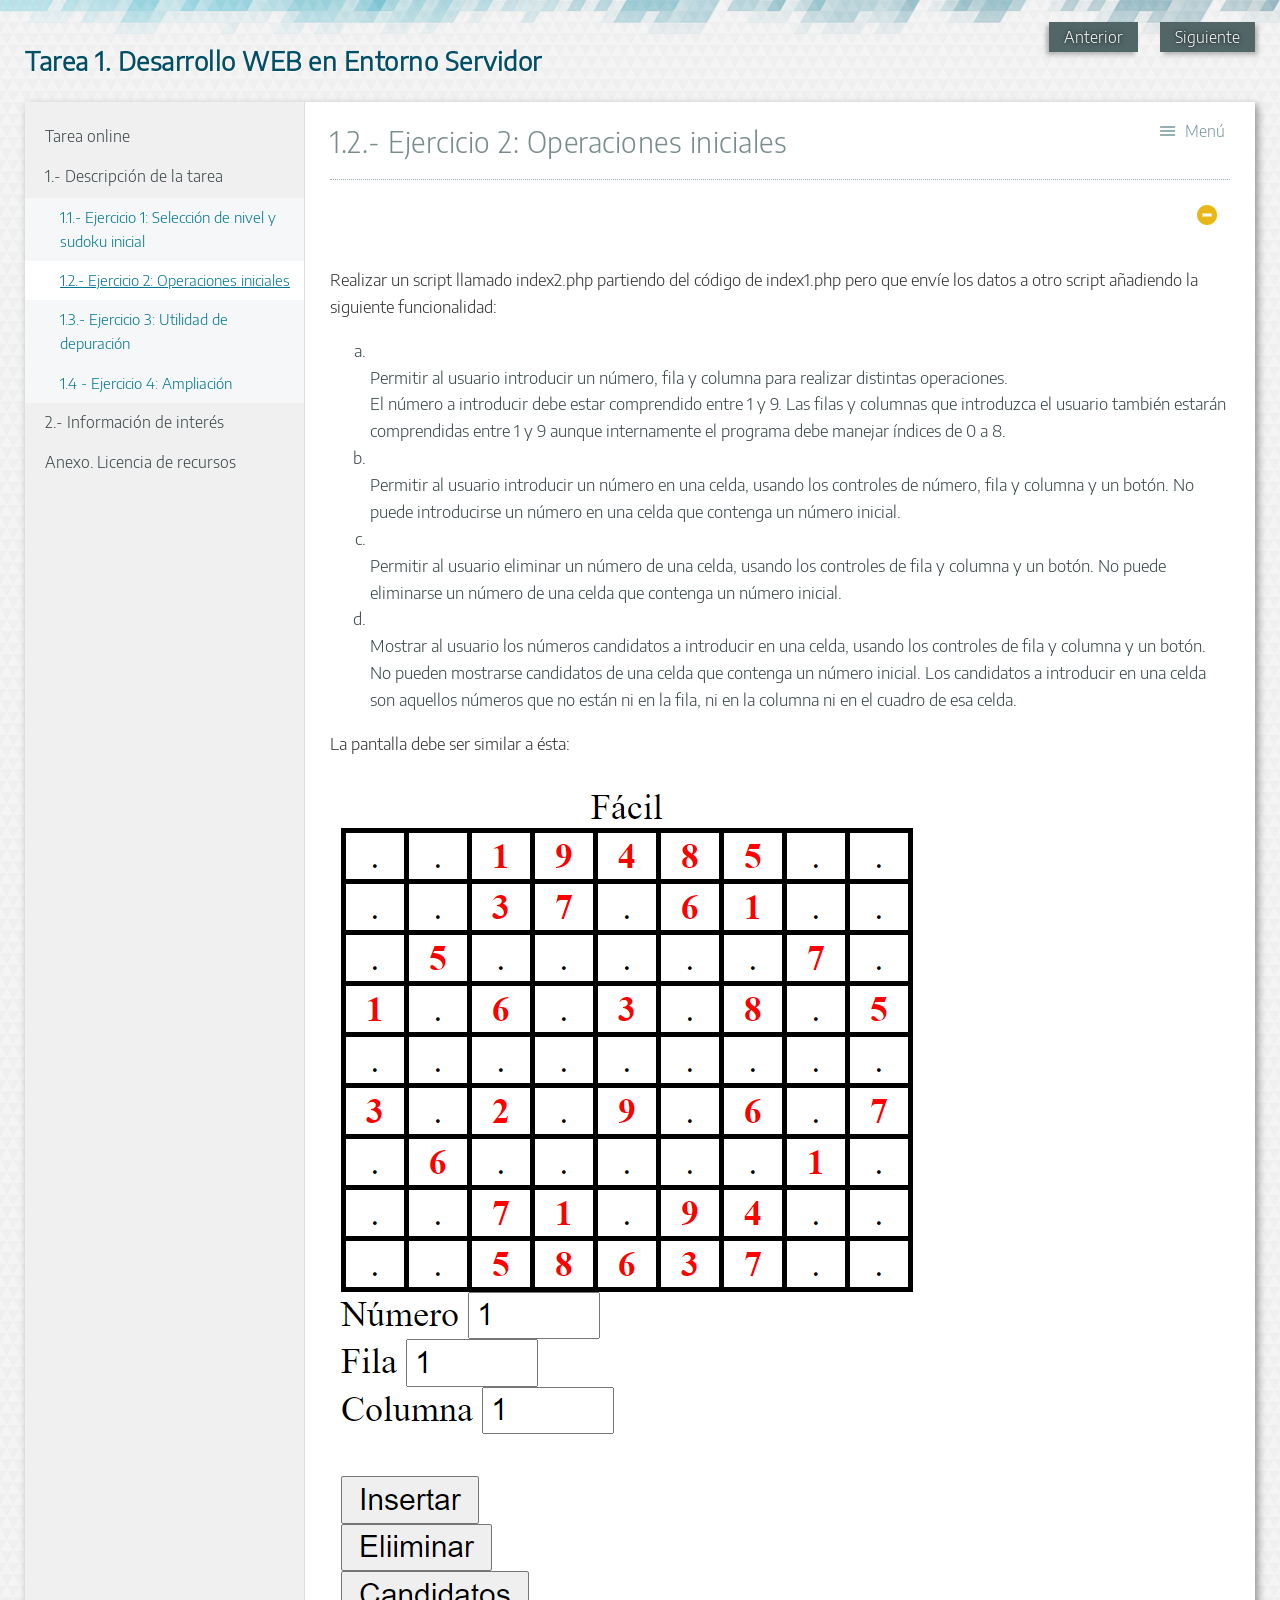
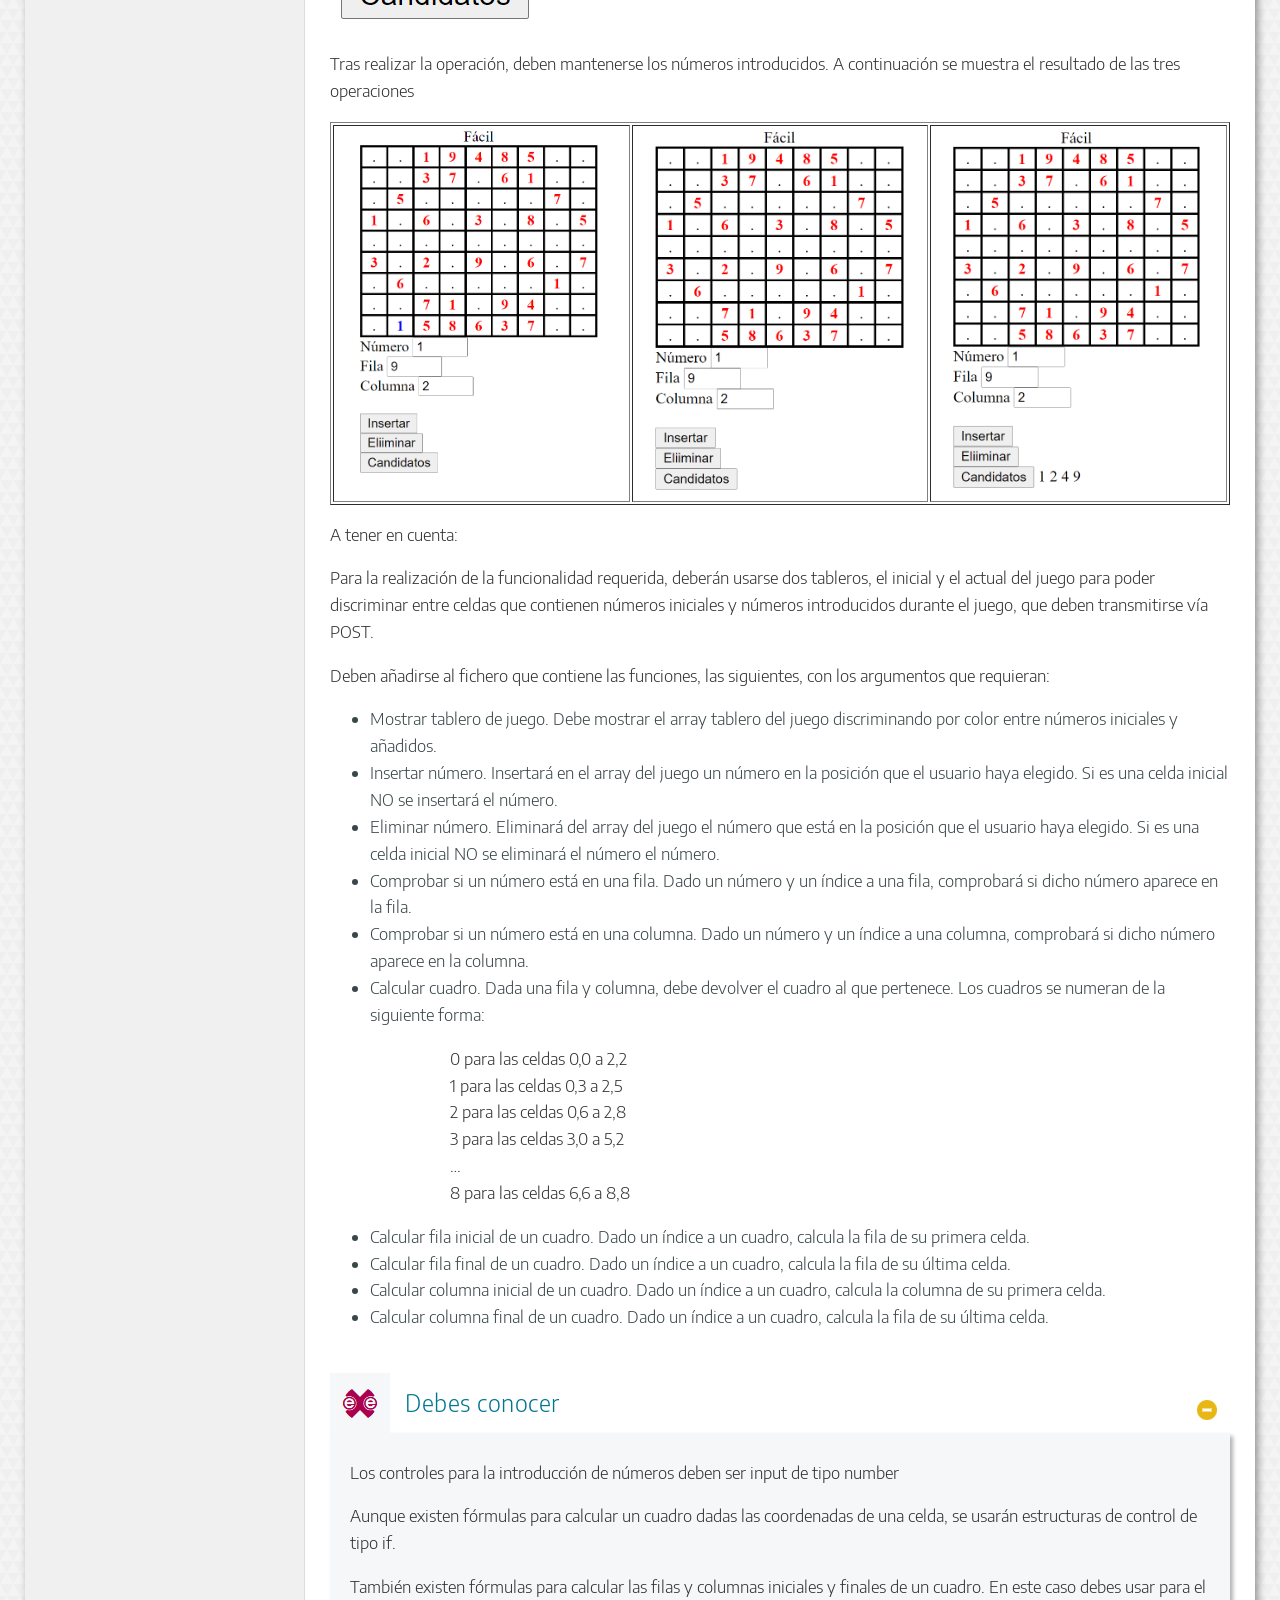
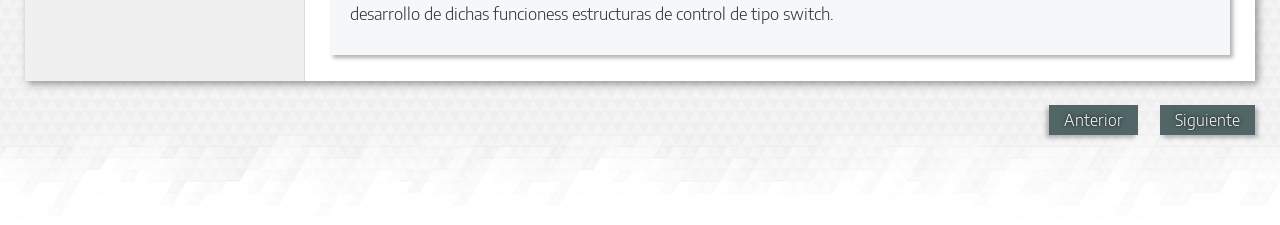
<file: unidad1/Tarea_1/12_ejercicio_2_operaciones_iniciales.html>
<!DOCTYPE html PUBLIC "-//W3C//DTD XHTML 1.0 Transitional//EN" "http://www.w3.org/TR/xhtml1/DTD/xhtml1-transitional.dtd">
<html lang="es" xml:lang="es" xmlns="http://www.w3.org/1999/xhtml">
<head>
<link rel="stylesheet" type="text/css" href="base.css" />
<link rel="stylesheet" type="text/css" href="content.css" />
<link rel="stylesheet" type="text/css" href="nav.css" />
<meta http-equiv="content-type" content="text/html;  charset=utf-8" />
<title>1.2.- Ejercicio 2: Operaciones iniciales | Tarea 1. Desarrollo WEB en Entorno Servidor </title>
<link rel="shortcut icon" href="favicon.ico" type="image/x-icon" />
<meta http-equiv="content-language" content="es" />
<meta name="author" content="Antonio Ladesa Jurado y José Luis Fernández" />
<meta name="generator" content="eXeLearning 2.4.2 - exelearning.net" />
<script type="text/javascript" src="exe_jquery.js"></script>
<script type="text/javascript" src="common_i18n.js"></script>
<script type="text/javascript" src="common.js"></script>
<meta name="viewport" content="width=device-width, initial-scale=1" />
</head>
<body class="exe-web-site" id="exe-node-9"><script type="text/javascript">document.body.className+=" js"</script>
<div id="content">
<p id="skipNav"><a href="#main" class="sr-av">Saltar la navegación</a></p>
<div id="header" ><div id="headerContent">Tarea 1. Desarrollo WEB en Entorno Servidor</div></div>
<div id="siteNav">
<ul>
   <li><a href="index.html" class="daddy main-node">Tarea online</a></li>
   <li class="current-page-parent"><a href="1_descripcin_de_la_tarea.html" class="current-page-parent daddy">1.- Descripción de la tarea</a>
   <ul>
      <li><a href="11_ejercicio_1_seleccin_de_nivel_y_sudoku_inicial.html" class="no-ch">1.1.- Ejercicio 1: Selección de nivel y sudoku inicial</a></li>
      <li id="active"><a href="12_ejercicio_2_operaciones_iniciales.html" class="active no-ch">1.2.- Ejercicio 2: Operaciones iniciales</a></li>
      <li><a href="13_ejercicio_3_utilidad_de_depuracin.html" class="no-ch">1.3.- Ejercicio 3: Utilidad de depuración</a></li>
      <li><a href="14__ejercicio_4_ampliacin.html" class="no-ch">1.4 - Ejercicio 4: Ampliación</a></li>
   </ul>
   </li>
   <li><a href="2_informacin_de_inters.html" class="no-ch">2.- Información de interés</a></li>
   <li><a href="anexo_licencia_de_recursos.html" class="no-ch">Anexo. Licencia de recursos</a></li>
</ul>
</div>
<div id='topPagination'>
<div class="pagination noprt">
<a href="11_ejercicio_1_seleccin_de_nivel_y_sudoku_inicial.html" class="prev"><span><span>&laquo; </span>Anterior</span></a> <span class="sep">| </span><a href="13_ejercicio_3_utilidad_de_depuracin.html" class="next"><span>Siguiente<span> &raquo;</span></span></a>
</div>
</div>
<div id="main-wrapper">
<div id="main"><a name="main"></a>
<div id="nodeDecoration"><h1 id="nodeTitle">1.2.- Ejercicio 2: Operaciones iniciales</h1></div>
<div class="iDevice_wrapper FreeTextfpdIdevice" id="id15">
<div class="iDevice emphasis0">
<div id="ta15_154" class="block iDevice_content">
<p>Realizar un script llamado index2.php partiendo del código de index1.php pero que envíe los datos a otro script añadiendo la siguiente funcionalidad:</p>
<ol style="list-style-type: lower-alpha;">
<li><br />Permitir al usuario introducir un número, fila y columna para realizar distintas operaciones.<br />El número a introducir debe estar comprendido entre 1 y 9. Las filas y columnas que introduzca el usuario también estarán comprendidas entre 1 y 9 aunque internamente el programa debe manejar índices de 0 a 8.</li>
<li><br />Permitir al usuario introducir un número en una celda, usando los controles de número, fila y columna y un botón. No puede introducirse un número en una celda que contenga un número inicial.</li>
<li><br />Permitir al usuario eliminar un número de una celda, usando los controles de fila y columna y un botón. No puede eliminarse un número de una celda que contenga un número inicial.</li>
<li><br />Mostrar al usuario los números candidatos a introducir en una celda, usando los controles de fila y columna y un botón. No pueden mostrarse candidatos de una celda que contenga un número inicial. Los candidatos a introducir en una celda son aquellos números que no están ni en la fila, ni en la columna ni en el cuadro de esa celda.</li>
</ol>
<p>La pantalla debe ser similar a ésta:</p>
<p><img src="sudoku_operaciones_iniciales.PNG" alt="Sudoku operaciones iniciales" title="Sudoku operaciones iniciales" width="603" height="860" /></p>
<p>Tras realizar la operación, deben mantenerse los números introducidos. A continuación se muestra el resultado de las tres operaciones</p>
<table border="1" style="width: 100%; height: 373px;">
<tbody>
<tr style="height: 373px;">
<td style="width: 33.3333%; height: 373px; text-align: center; vertical-align: top;"><img src="sudoku_insertar.PNG" alt="Insertar número" title="Insertar número" width="250" height="351" /></td>
<td style="width: 33.3333%; height: 373px; text-align: center; vertical-align: top;"><img src="sudoku_eliminar.PNG" alt="Eliminar número" title="Eliminar número" width="260" height="368" /></td>
<td style="width: 33.3333%; height: 373px; text-align: center; vertical-align: top;"><img src="sudoku_candidatos.PNG" alt="Mostrar candidatos" title="Mostrar candidatos" width="260" height="366" /></td>
</tr>
</tbody>
</table>
<p>A tener en cuenta:</p>
<p>Para la realización de la funcionalidad requerida, deberán usarse dos tableros, el inicial y el actual del juego para poder discriminar entre celdas que contienen números iniciales y números introducidos durante el juego, que deben transmitirse vía POST.</p>
<p>Deben añadirse al fichero que contiene las funciones, las siguientes, con los argumentos que requieran:</p>
<ul>
<li>Mostrar tablero de juego. Debe mostrar el array tablero del juego discriminando por color entre números iniciales y añadidos.</li>
<li>Insertar número. Insertará en el array del juego un número en la posición que el usuario haya elegido. Si es una celda inicial NO se insertará el número.</li>
<li>Eliminar número. Eliminará del array del juego el número que está en la posición que el usuario haya elegido. Si es una celda inicial NO se eliminará el número el número.</li>
<li>Comprobar si un número está en una fila. Dado un número y un índice a una fila, comprobará si dicho número aparece en la fila.</li>
<li>Comprobar si un número está en una columna. Dado un número y un índice a una columna, comprobará si dicho número aparece en la columna.</li>
<li>Calcular cuadro. Dada una fila y columna, debe devolver el cuadro al que pertenece. Los cuadros se numeran de la siguiente forma:</li>
</ul>
<p style="padding-left: 120px;">0 para las celdas 0,0 a 2,2<br />1 para las celdas 0,3 a 2,5<br />2 para las celdas 0,6 a 2,8<br />3 para las celdas 3,0 a 5,2<br />…<br />8 para las celdas 6,6 a 8,8</p>
<ul>
<li>Calcular fila inicial de un cuadro. Dado un índice a un cuadro, calcula la fila de su primera celda.</li>
<li>Calcular fila final de un cuadro. Dado un índice a un cuadro, calcula la fila de su última celda.</li>
<li>Calcular columna inicial de un cuadro. Dado un índice a un cuadro, calcula la columna de su primera celda.</li>
<li>Calcular columna final de un cuadro. Dado un índice a un cuadro, calcula la fila de su última celda.</li>
</ul>
</div>
</div>
</div>
<div class="iDevice_wrapper DebesconocerfpdIdevice em_iDevice" id="id20">
<div class="iDevice emphasis_debesconocerfpd" >
<div class="iDevice_header"><h2 class="iDeviceTitle">Debes conocer</h2></div>
<div class="iDevice_inner">
<div class="iDevice_content_wrapper">
<div id="ta20_129" class="block iDevice_content">
<p>Los controles para la introducción de números deben ser input de tipo number</p>
<p>Aunque existen fórmulas para calcular un cuadro dadas las coordenadas de una celda, se usarán estructuras de control de tipo if.</p>
<p>También existen fórmulas para calcular las filas y columnas iniciales y finales de un cuadro. En este caso debes usar para el desarrollo de dichas funcioness estructuras de control de tipo switch. </p>
</div>
</div>
</div>
</div>
</div>
</div>
</div>
<div id='bottomPagination'>
<div class="pagination noprt">
<a href="11_ejercicio_1_seleccin_de_nivel_y_sudoku_inicial.html" class="prev"><span><span>&laquo; </span>Anterior</span></a> <span class="sep">| </span><a href="13_ejercicio_3_utilidad_de_depuracin.html" class="next"><span>Siguiente<span> &raquo;</span></span></a>
</div>
</div>
</div>
<script type="text/javascript" src="_intef_js.js"></script></body></html>
</file>
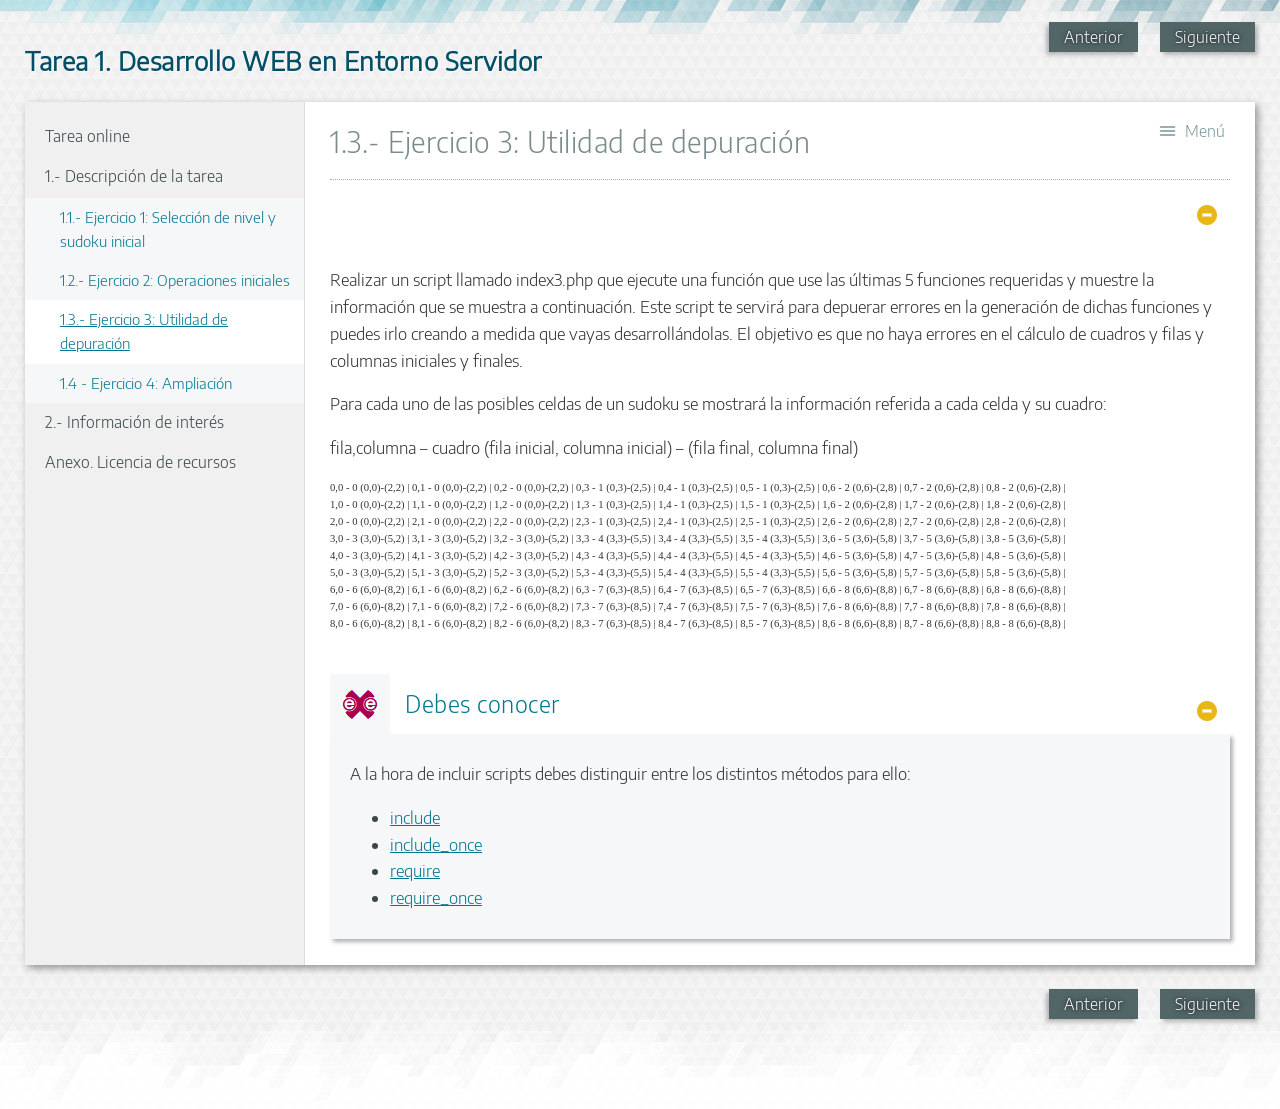
<file: unidad1/Tarea_1/13_ejercicio_3_utilidad_de_depuracin.html>
<!DOCTYPE html PUBLIC "-//W3C//DTD XHTML 1.0 Transitional//EN" "http://www.w3.org/TR/xhtml1/DTD/xhtml1-transitional.dtd">
<html lang="es" xml:lang="es" xmlns="http://www.w3.org/1999/xhtml">
<head>
<link rel="stylesheet" type="text/css" href="base.css" />
<link rel="stylesheet" type="text/css" href="content.css" />
<link rel="stylesheet" type="text/css" href="nav.css" />
<meta http-equiv="content-type" content="text/html;  charset=utf-8" />
<title>1.3.- Ejercicio 3: Utilidad de depuración | Tarea 1. Desarrollo WEB en Entorno Servidor </title>
<link rel="shortcut icon" href="favicon.ico" type="image/x-icon" />
<meta http-equiv="content-language" content="es" />
<meta name="author" content="Antonio Ladesa Jurado y José Luis Fernández" />
<meta name="generator" content="eXeLearning 2.4.2 - exelearning.net" />
<script type="text/javascript" src="exe_jquery.js"></script>
<script type="text/javascript" src="common_i18n.js"></script>
<script type="text/javascript" src="common.js"></script>
<meta name="viewport" content="width=device-width, initial-scale=1" />
</head>
<body class="exe-web-site" id="exe-node-8"><script type="text/javascript">document.body.className+=" js"</script>
<div id="content">
<p id="skipNav"><a href="#main" class="sr-av">Saltar la navegación</a></p>
<div id="header" ><div id="headerContent">Tarea 1. Desarrollo WEB en Entorno Servidor</div></div>
<div id="siteNav">
<ul>
   <li><a href="index.html" class="daddy main-node">Tarea online</a></li>
   <li class="current-page-parent"><a href="1_descripcin_de_la_tarea.html" class="current-page-parent daddy">1.- Descripción de la tarea</a>
   <ul>
      <li><a href="11_ejercicio_1_seleccin_de_nivel_y_sudoku_inicial.html" class="no-ch">1.1.- Ejercicio 1: Selección de nivel y sudoku inicial</a></li>
      <li><a href="12_ejercicio_2_operaciones_iniciales.html" class="no-ch">1.2.- Ejercicio 2: Operaciones iniciales</a></li>
      <li id="active"><a href="13_ejercicio_3_utilidad_de_depuracin.html" class="active no-ch">1.3.- Ejercicio 3: Utilidad de depuración</a></li>
      <li><a href="14__ejercicio_4_ampliacin.html" class="no-ch">1.4 - Ejercicio 4: Ampliación</a></li>
   </ul>
   </li>
   <li><a href="2_informacin_de_inters.html" class="no-ch">2.- Información de interés</a></li>
   <li><a href="anexo_licencia_de_recursos.html" class="no-ch">Anexo. Licencia de recursos</a></li>
</ul>
</div>
<div id='topPagination'>
<div class="pagination noprt">
<a href="12_ejercicio_2_operaciones_iniciales.html" class="prev"><span><span>&laquo; </span>Anterior</span></a> <span class="sep">| </span><a href="14__ejercicio_4_ampliacin.html" class="next"><span>Siguiente<span> &raquo;</span></span></a>
</div>
</div>
<div id="main-wrapper">
<div id="main"><a name="main"></a>
<div id="nodeDecoration"><h1 id="nodeTitle">1.3.- Ejercicio 3: Utilidad de depuración</h1></div>
<div class="iDevice_wrapper FreeTextfpdIdevice" id="id14">
<div class="iDevice emphasis0">
<div id="ta14_154" class="block iDevice_content">
<div class="destacado">
<p>Realizar un script llamado index3.php que ejecute una función que use las últimas 5 funciones requeridas y muestre la información que se muestra a continuación. Este script te servirá para depuerar errores en la generación de dichas funciones y puedes irlo creando a medida que vayas desarrollándolas. El objetivo es que no haya errores en el cálculo de cuadros y filas y columnas iniciales y finales.</p>
<p>Para cada uno de las posibles celdas de un sudoku se mostrará la información referida a cada celda y su cuadro:</p>
<p>fila,columna – cuadro (fila inicial, columna inicial) – (fila final, columna final)</p>
<p><span style="font-size: 8pt; font-family: 'times new roman', times, serif;">0,0 - 0 (0,0)-(2,2) | 0,1 - 0 (0,0)-(2,2) | 0,2 - 0 (0,0)-(2,2) | 0,3 - 1 (0,3)-(2,5) | 0,4 - 1 (0,3)-(2,5) | 0,5 - 1 (0,3)-(2,5) | 0,6 - 2 (0,6)-(2,8) | 0,7 - 2 (0,6)-(2,8) | 0,8 - 2 (0,6)-(2,8) |</span><br /><span style="font-size: 8pt; font-family: 'times new roman', times, serif;">1,0 - 0 (0,0)-(2,2) | 1,1 - 0 (0,0)-(2,2) | 1,2 - 0 (0,0)-(2,2) | 1,3 - 1 (0,3)-(2,5) | 1,4 - 1 (0,3)-(2,5) | 1,5 - 1 (0,3)-(2,5) | 1,6 - 2 (0,6)-(2,8) | 1,7 - 2 (0,6)-(2,8) | 1,8 - 2 (0,6)-(2,8) |</span><br /><span style="font-size: 8pt; font-family: 'times new roman', times, serif;">2,0 - 0 (0,0)-(2,2) | 2,1 - 0 (0,0)-(2,2) | 2,2 - 0 (0,0)-(2,2) | 2,3 - 1 (0,3)-(2,5) | 2,4 - 1 (0,3)-(2,5) | 2,5 - 1 (0,3)-(2,5) | 2,6 - 2 (0,6)-(2,8) | 2,7 - 2 (0,6)-(2,8) | 2,8 - 2 (0,6)-(2,8) |</span><br /><span style="font-size: 8pt; font-family: 'times new roman', times, serif;">3,0 - 3 (3,0)-(5,2) | 3,1 - 3 (3,0)-(5,2) | 3,2 - 3 (3,0)-(5,2) | 3,3 - 4 (3,3)-(5,5) | 3,4 - 4 (3,3)-(5,5) | 3,5 - 4 (3,3)-(5,5) | 3,6 - 5 (3,6)-(5,8) | 3,7 - 5 (3,6)-(5,8) | 3,8 - 5 (3,6)-(5,8) |</span><br /><span style="font-size: 8pt; font-family: 'times new roman', times, serif;">4,0 - 3 (3,0)-(5,2) | 4,1 - 3 (3,0)-(5,2) | 4,2 - 3 (3,0)-(5,2) | 4,3 - 4 (3,3)-(5,5) | 4,4 - 4 (3,3)-(5,5) | 4,5 - 4 (3,3)-(5,5) | 4,6 - 5 (3,6)-(5,8) | 4,7 - 5 (3,6)-(5,8) | 4,8 - 5 (3,6)-(5,8) |</span><br /><span style="font-size: 8pt; font-family: 'times new roman', times, serif;">5,0 - 3 (3,0)-(5,2) | 5,1 - 3 (3,0)-(5,2) | 5,2 - 3 (3,0)-(5,2) | 5,3 - 4 (3,3)-(5,5) | 5,4 - 4 (3,3)-(5,5) | 5,5 - 4 (3,3)-(5,5) | 5,6 - 5 (3,6)-(5,8) | 5,7 - 5 (3,6)-(5,8) | 5,8 - 5 (3,6)-(5,8) |</span><br /><span style="font-size: 8pt; font-family: 'times new roman', times, serif;">6,0 - 6 (6,0)-(8,2) | 6,1 - 6 (6,0)-(8,2) | 6,2 - 6 (6,0)-(8,2) | 6,3 - 7 (6,3)-(8,5) | 6,4 - 7 (6,3)-(8,5) | 6,5 - 7 (6,3)-(8,5) | 6,6 - 8 (6,6)-(8,8) | 6,7 - 8 (6,6)-(8,8) | 6,8 - 8 (6,6)-(8,8) |</span><br /><span style="font-size: 8pt; font-family: 'times new roman', times, serif;">7,0 - 6 (6,0)-(8,2) | 7,1 - 6 (6,0)-(8,2) | 7,2 - 6 (6,0)-(8,2) | 7,3 - 7 (6,3)-(8,5) | 7,4 - 7 (6,3)-(8,5) | 7,5 - 7 (6,3)-(8,5) | 7,6 - 8 (6,6)-(8,8) | 7,7 - 8 (6,6)-(8,8) | 7,8 - 8 (6,6)-(8,8) |</span><br /><span style="font-size: 8pt; font-family: 'times new roman', times, serif;">8,0 - 6 (6,0)-(8,2) | 8,1 - 6 (6,0)-(8,2) | 8,2 - 6 (6,0)-(8,2) | 8,3 - 7 (6,3)-(8,5) | 8,4 - 7 (6,3)-(8,5) | 8,5 - 7 (6,3)-(8,5) | 8,6 - 8 (6,6)-(8,8) | 8,7 - 8 (6,6)-(8,8) | 8,8 - 8 (6,6)-(8,8) |</span></p>
</div>
</div>
</div>
</div>
<div class="iDevice_wrapper DebesconocerfpdIdevice em_iDevice" id="id22">
<div class="iDevice emphasis_debesconocerfpd" >
<div class="iDevice_header"><h2 class="iDeviceTitle">Debes conocer</h2></div>
<div class="iDevice_inner">
<div class="iDevice_content_wrapper">
<div id="ta22_129" class="block iDevice_content">
<p>A la hora de incluir scripts debes distinguir entre los distintos métodos para ello:</p>
<ul>
<li><a href="https://www.php.net/manual/es/function.include.php">include</a></li>
<li><a href="https://www.php.net/manual/es/function.include-once.php">include_once</a></li>
<li><a href="https://www.php.net/manual/es/function.require.php">require</a></li>
<li><a href="https://www.php.net/manual/es/function.require-once.php">require_once</a></li>
</ul>
</div>
</div>
</div>
</div>
</div>
</div>
</div>
<div id='bottomPagination'>
<div class="pagination noprt">
<a href="12_ejercicio_2_operaciones_iniciales.html" class="prev"><span><span>&laquo; </span>Anterior</span></a> <span class="sep">| </span><a href="14__ejercicio_4_ampliacin.html" class="next"><span>Siguiente<span> &raquo;</span></span></a>
</div>
</div>
</div>
<script type="text/javascript" src="_intef_js.js"></script></body></html>
</file>
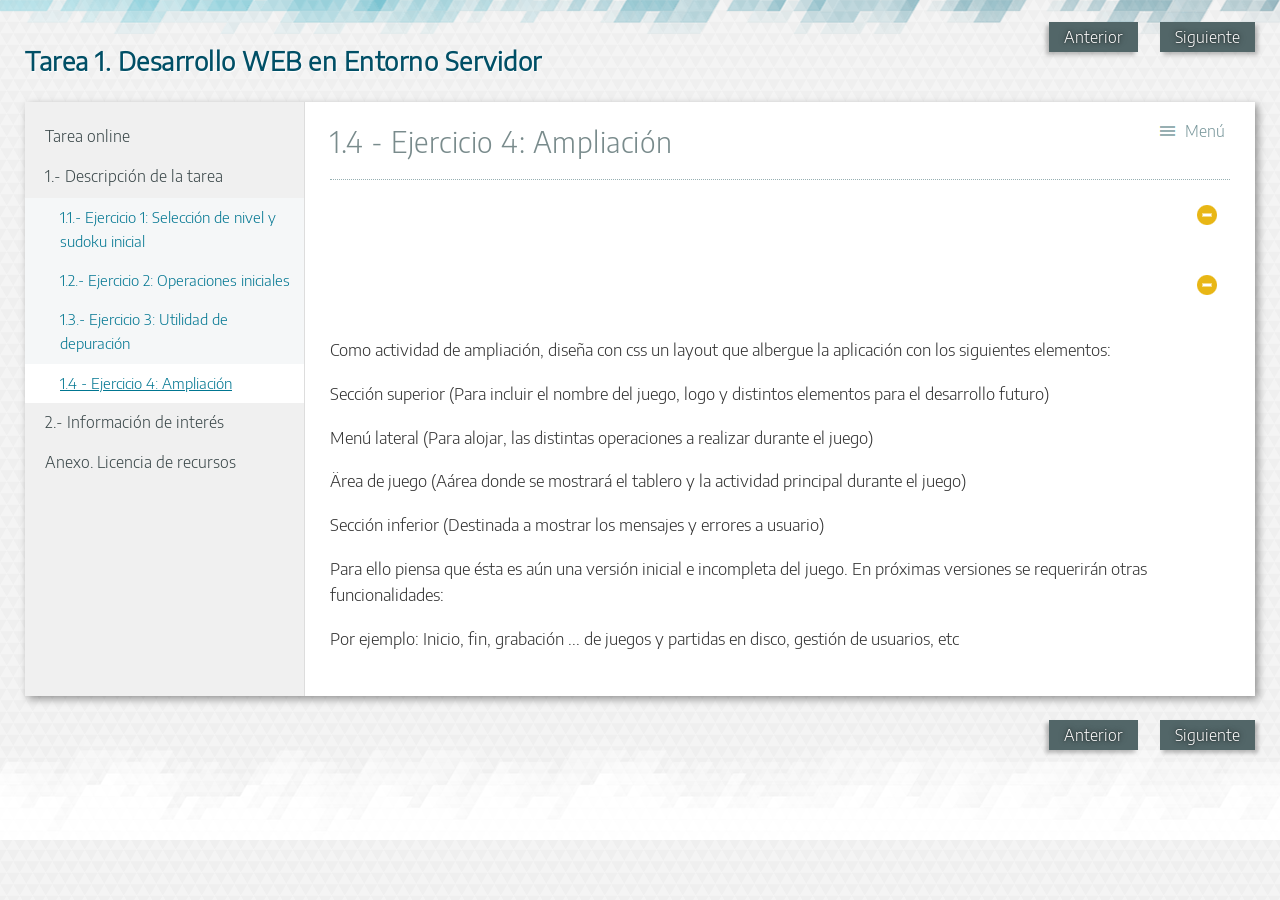
<file: unidad1/Tarea_1/14__ejercicio_4_ampliacin.html>
<!DOCTYPE html PUBLIC "-//W3C//DTD XHTML 1.0 Transitional//EN" "http://www.w3.org/TR/xhtml1/DTD/xhtml1-transitional.dtd">
<html lang="es" xml:lang="es" xmlns="http://www.w3.org/1999/xhtml">
<head>
<link rel="stylesheet" type="text/css" href="base.css" />
<link rel="stylesheet" type="text/css" href="content.css" />
<link rel="stylesheet" type="text/css" href="nav.css" />
<meta http-equiv="content-type" content="text/html;  charset=utf-8" />
<title>1.4 - Ejercicio 4: Ampliación | Tarea 1. Desarrollo WEB en Entorno Servidor </title>
<link rel="shortcut icon" href="favicon.ico" type="image/x-icon" />
<meta http-equiv="content-language" content="es" />
<meta name="author" content="Antonio Ladesa Jurado y José Luis Fernández" />
<meta name="generator" content="eXeLearning 2.4.2 - exelearning.net" />
<script type="text/javascript" src="exe_jquery.js"></script>
<script type="text/javascript" src="common_i18n.js"></script>
<script type="text/javascript" src="common.js"></script>
<meta name="viewport" content="width=device-width, initial-scale=1" />
</head>
<body class="exe-web-site" id="exe-node-15"><script type="text/javascript">document.body.className+=" js"</script>
<div id="content">
<p id="skipNav"><a href="#main" class="sr-av">Saltar la navegación</a></p>
<div id="header" ><div id="headerContent">Tarea 1. Desarrollo WEB en Entorno Servidor</div></div>
<div id="siteNav">
<ul>
   <li><a href="index.html" class="daddy main-node">Tarea online</a></li>
   <li class="current-page-parent"><a href="1_descripcin_de_la_tarea.html" class="current-page-parent daddy">1.- Descripción de la tarea</a>
   <ul>
      <li><a href="11_ejercicio_1_seleccin_de_nivel_y_sudoku_inicial.html" class="no-ch">1.1.- Ejercicio 1: Selección de nivel y sudoku inicial</a></li>
      <li><a href="12_ejercicio_2_operaciones_iniciales.html" class="no-ch">1.2.- Ejercicio 2: Operaciones iniciales</a></li>
      <li><a href="13_ejercicio_3_utilidad_de_depuracin.html" class="no-ch">1.3.- Ejercicio 3: Utilidad de depuración</a></li>
      <li id="active"><a href="14__ejercicio_4_ampliacin.html" class="active no-ch">1.4 - Ejercicio 4: Ampliación</a></li>
   </ul>
   </li>
   <li><a href="2_informacin_de_inters.html" class="no-ch">2.- Información de interés</a></li>
   <li><a href="anexo_licencia_de_recursos.html" class="no-ch">Anexo. Licencia de recursos</a></li>
</ul>
</div>
<div id='topPagination'>
<div class="pagination noprt">
<a href="13_ejercicio_3_utilidad_de_depuracin.html" class="prev"><span><span>&laquo; </span>Anterior</span></a> <span class="sep">| </span><a href="2_informacin_de_inters.html" class="next"><span>Siguiente<span> &raquo;</span></span></a>
</div>
</div>
<div id="main-wrapper">
<div id="main"><a name="main"></a>
<div id="nodeDecoration"><h1 id="nodeTitle">1.4 - Ejercicio 4: Ampliación</h1></div>
<div class="iDevice_wrapper textIdevice" id="id30">
<div class="iDevice emphasis0" >
<div id="ta30_50_2" class="block iDevice_content">

</div>
</div>
</div>
<div class="iDevice_wrapper FreeTextIdevice" id="id31">
<div class="iDevice emphasis0">
<div id="ta31_85" class="block iDevice_content">
<p>Como actividad de ampliación, diseña con css un layout que albergue la aplicación con los siguientes elementos:</p>
<p>Sección superior (Para incluir el nombre del juego, logo y distintos elementos para el desarrollo futuro)</p>
<p>Menú lateral (Para alojar, las distintas operaciones a realizar durante el juego)</p>
<p>Ärea de juego (Aárea donde se mostrará el tablero y la actividad principal durante el juego)</p>
<p>Sección inferior (Destinada a mostrar los mensajes y errores a usuario)</p>
<p>Para ello piensa que ésta es aún una versión inicial e incompleta del juego. En próximas versiones se requerirán otras funcionalidades:</p>
<p>Por ejemplo: Inicio, fin, grabación ... de juegos y partidas en disco, gestión de usuarios, etc</p>
<p></p>
</div>
</div>
</div>
</div>
</div>
<div id='bottomPagination'>
<div class="pagination noprt">
<a href="13_ejercicio_3_utilidad_de_depuracin.html" class="prev"><span><span>&laquo; </span>Anterior</span></a> <span class="sep">| </span><a href="2_informacin_de_inters.html" class="next"><span>Siguiente<span> &raquo;</span></span></a>
</div>
</div>
</div>
<script type="text/javascript" src="_intef_js.js"></script></body></html>
</file>
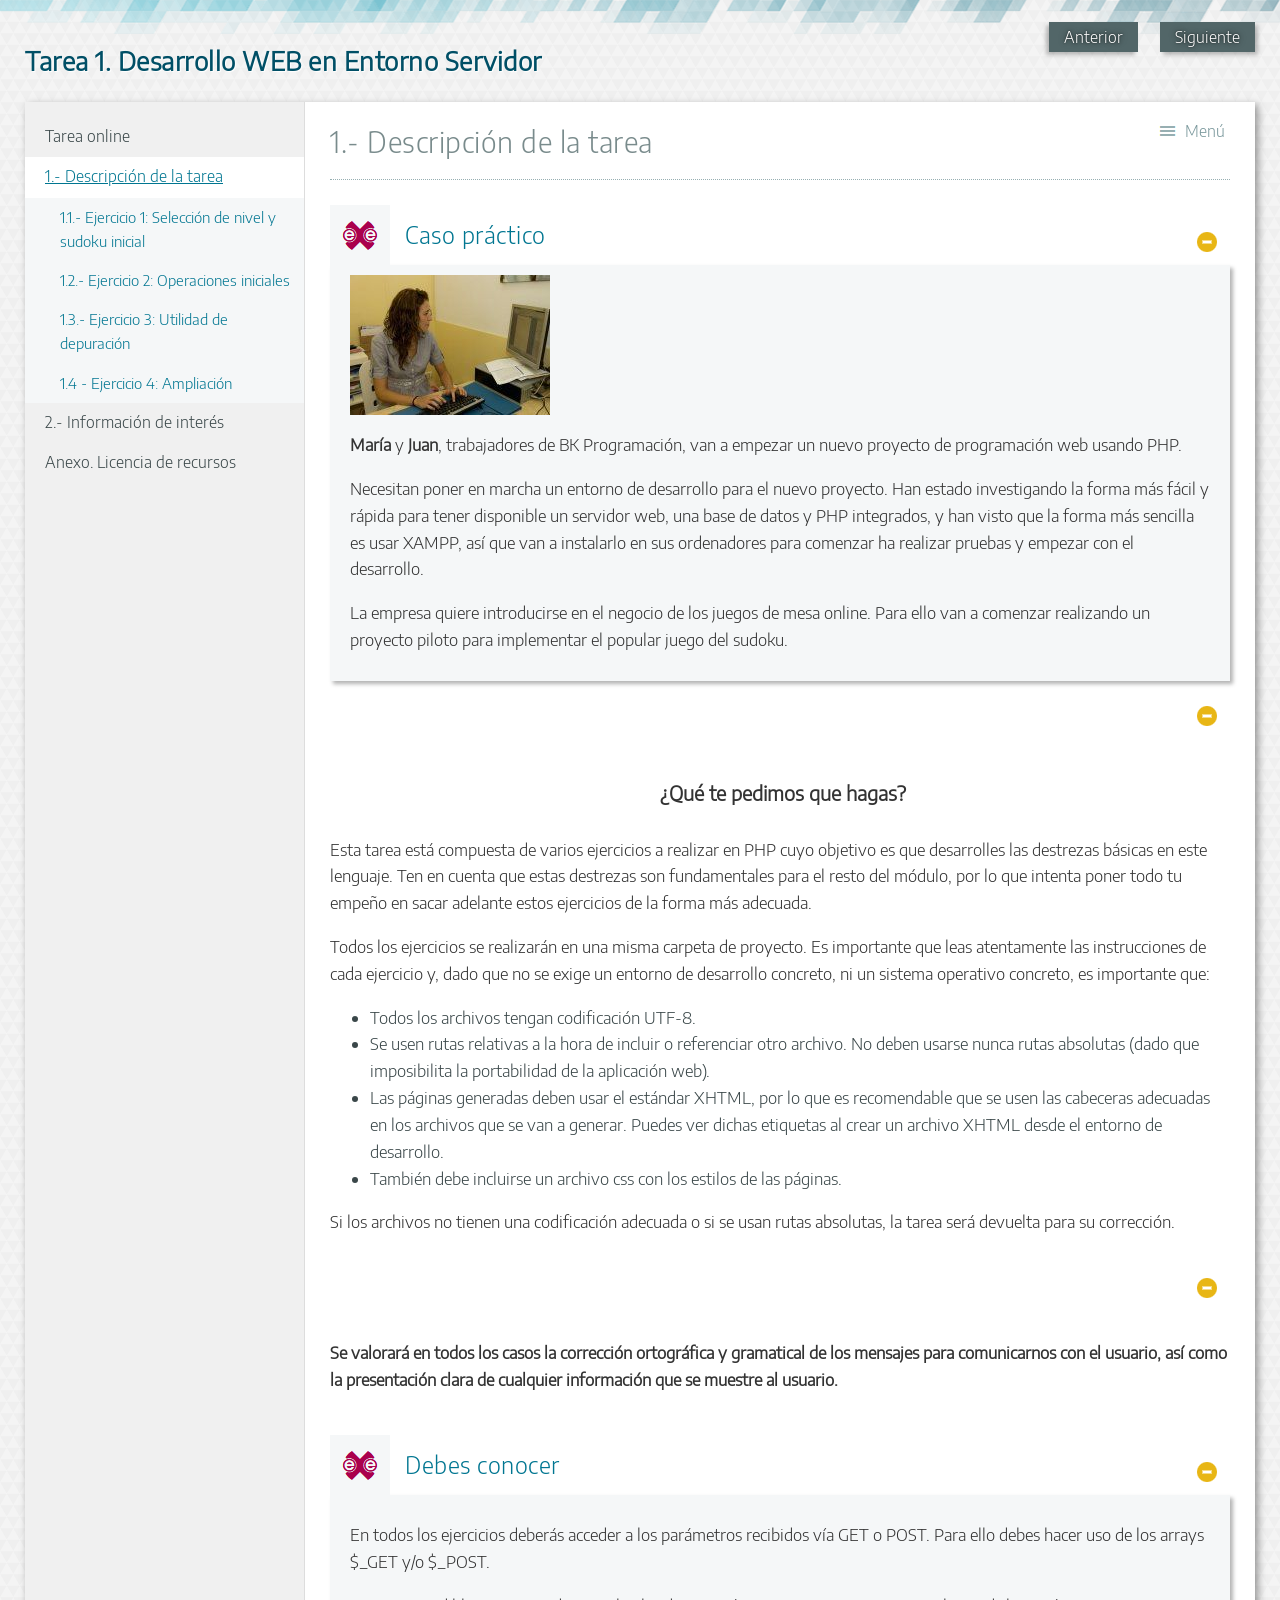
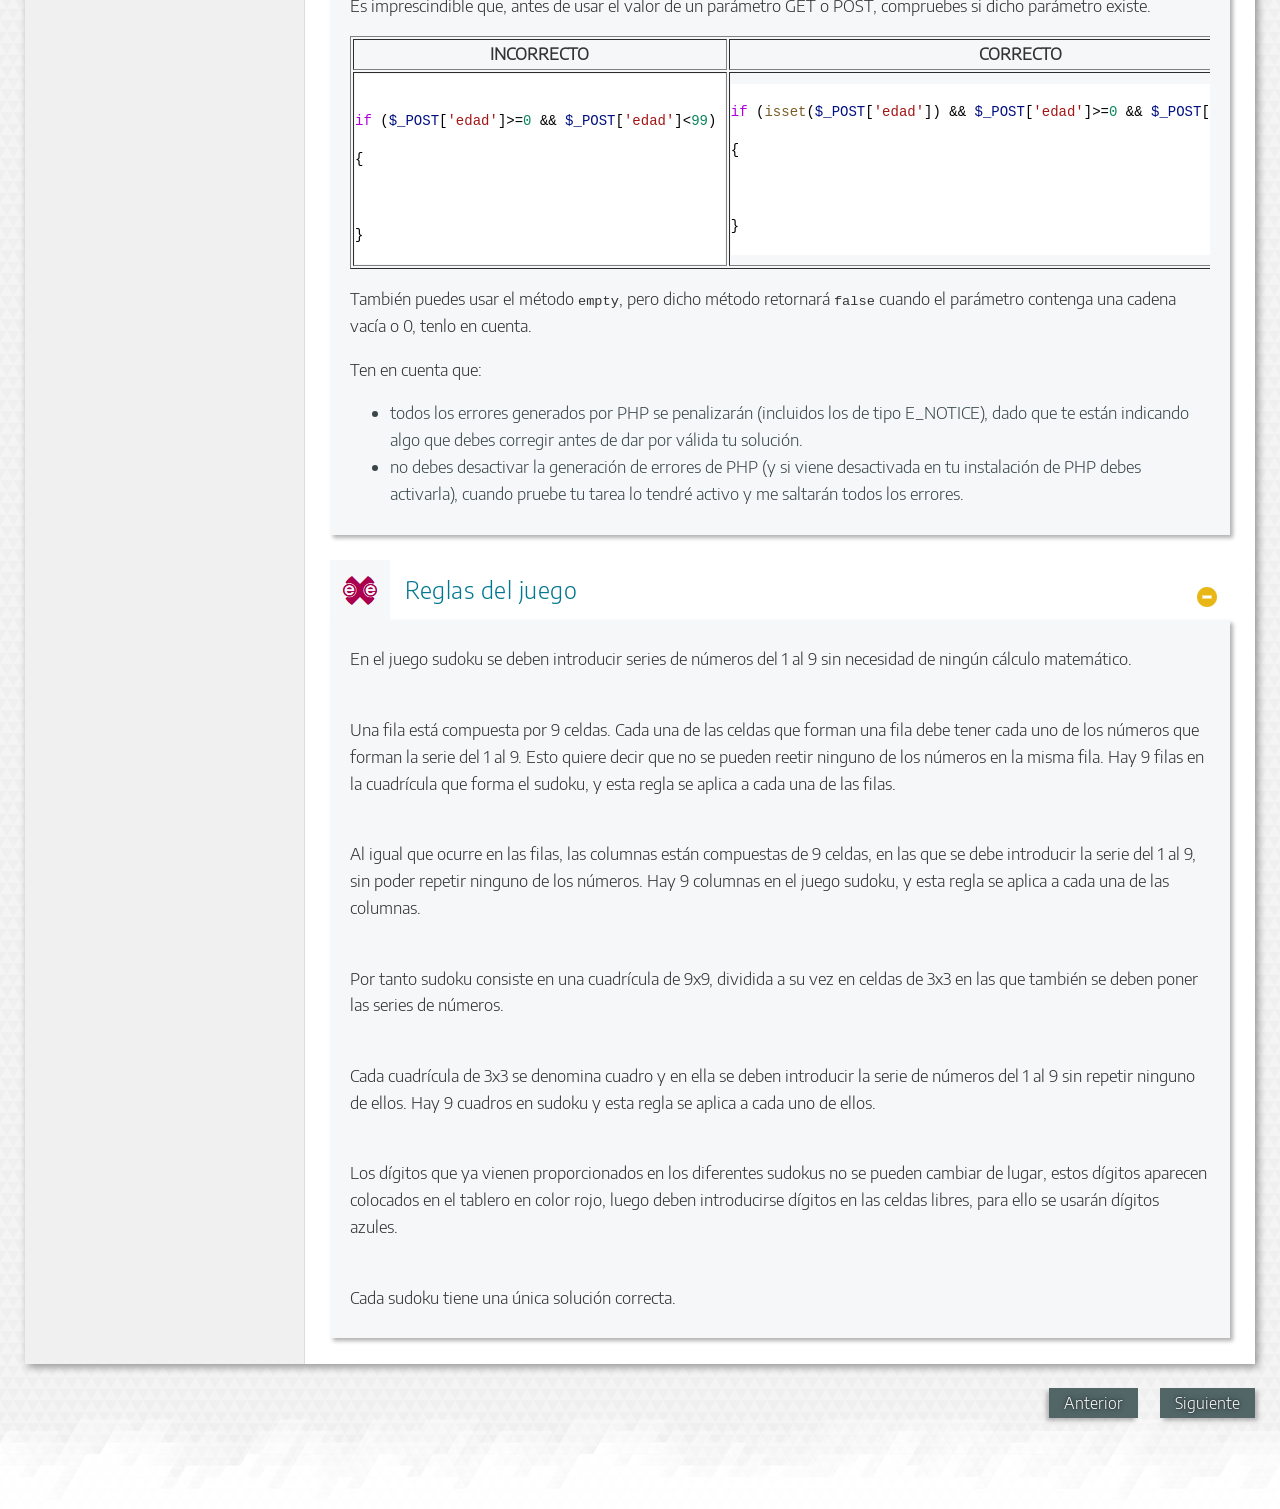
<file: unidad1/Tarea_1/1_descripcin_de_la_tarea.html>
<!DOCTYPE html PUBLIC "-//W3C//DTD XHTML 1.0 Transitional//EN" "http://www.w3.org/TR/xhtml1/DTD/xhtml1-transitional.dtd">
<html lang="es" xml:lang="es" xmlns="http://www.w3.org/1999/xhtml">
<head>
<link rel="stylesheet" type="text/css" href="base.css" />
<link rel="stylesheet" type="text/css" href="content.css" />
<link rel="stylesheet" type="text/css" href="nav.css" />
<meta http-equiv="content-type" content="text/html;  charset=utf-8" />
<title>1.- Descripción de la tarea | Tarea 1. Desarrollo WEB en Entorno Servidor </title>
<link rel="shortcut icon" href="favicon.ico" type="image/x-icon" />
<meta http-equiv="content-language" content="es" />
<meta name="author" content="Antonio Ladesa Jurado y José Luis Fernández" />
<meta name="generator" content="eXeLearning 2.4.2 - exelearning.net" />
<script type="text/javascript" src="exe_jquery.js"></script>
<script type="text/javascript" src="common_i18n.js"></script>
<script type="text/javascript" src="common.js"></script>
<meta name="viewport" content="width=device-width, initial-scale=1" />
</head>
<body class="exe-web-site" id="exe-node-1"><script type="text/javascript">document.body.className+=" js"</script>
<div id="content">
<p id="skipNav"><a href="#main" class="sr-av">Saltar la navegación</a></p>
<div id="header" ><div id="headerContent">Tarea 1. Desarrollo WEB en Entorno Servidor</div></div>
<div id="siteNav">
<ul>
   <li><a href="index.html" class="daddy main-node">Tarea online</a></li>
   <li id="active"><a href="1_descripcin_de_la_tarea.html" class="active daddy">1.- Descripción de la tarea</a>
   <ul>
      <li><a href="11_ejercicio_1_seleccin_de_nivel_y_sudoku_inicial.html" class="no-ch">1.1.- Ejercicio 1: Selección de nivel y sudoku inicial</a></li>
      <li><a href="12_ejercicio_2_operaciones_iniciales.html" class="no-ch">1.2.- Ejercicio 2: Operaciones iniciales</a></li>
      <li><a href="13_ejercicio_3_utilidad_de_depuracin.html" class="no-ch">1.3.- Ejercicio 3: Utilidad de depuración</a></li>
      <li><a href="14__ejercicio_4_ampliacin.html" class="no-ch">1.4 - Ejercicio 4: Ampliación</a></li>
   </ul>
   </li>
   <li><a href="2_informacin_de_inters.html" class="no-ch">2.- Información de interés</a></li>
   <li><a href="anexo_licencia_de_recursos.html" class="no-ch">Anexo. Licencia de recursos</a></li>
</ul>
</div>
<div id='topPagination'>
<div class="pagination noprt">
<a href="index.html" class="prev"><span><span>&laquo; </span>Anterior</span></a> <span class="sep">| </span><a href="11_ejercicio_1_seleccin_de_nivel_y_sudoku_inicial.html" class="next"><span>Siguiente<span> &raquo;</span></span></a>
</div>
</div>
<div id="main-wrapper">
<div id="main"><a name="main"></a>
<div id="nodeDecoration"><h1 id="nodeTitle">1.- Descripción de la tarea</h1></div>
<div class="iDevice_wrapper CasopracticofpdIdevice em_iDevice" id="id2">
<div class="iDevice emphasis_casopracticofpd" >
<div class="iDevice_header"><h2 class="iDeviceTitle">Caso práctico</h2></div>
<div class="iDevice_inner">
<div class="iDevice_content_wrapper">
<div id="ta2_62" class="block iDevice_content">
<div class="elemento_izquierda">
<div class="elemento_centrado"><img src="PMDM_CasoPractico_MariaOrdenador.jpg" alt="María sentada delante de su mesa de trabajo, con un ordenador, y tecleando algo." title="María, en el ordenador." width="200" height="140" /></div>
</div>
<p><strong>María</strong> y <strong>Juan</strong>, trabajadores de BK Programación, van a empezar un nuevo proyecto de programación web usando PHP.</p>
<p>Necesitan poner en marcha un entorno de desarrollo para el nuevo proyecto. Han estado investigando la forma más fácil y rápida para tener disponible un servidor web, una base de datos y PHP integrados, y han visto que la forma más sencilla es usar XAMPP, así que van a instalarlo en sus ordenadores para comenzar ha realizar pruebas y empezar con el desarrollo.</p>
<p>La empresa quiere introducirse en el negocio de los juegos de mesa online. Para ello van a comenzar realizando un proyecto piloto para implementar el popular juego del sudoku.</p>
</div>
</div>
</div>
</div>
</div>
<div class="iDevice_wrapper FreeTextfpdIdevice" id="id3">
<div class="iDevice emphasis0">
<div id="ta3_69" class="block iDevice_content">
<h4 class="resaltado_inline" style="text-align: center;"> ¿Qué te pedimos que hagas?</h4>
<p>Esta tarea está compuesta de varios ejercicios a realizar en PHP cuyo objetivo es que desarrolles las destrezas básicas en este lenguaje. Ten en cuenta que estas destrezas son fundamentales para el resto del módulo, por lo que intenta poner todo tu empeño en sacar adelante estos ejercicios de la forma más adecuada.</p>
<p>Todos los ejercicios se realizarán en una misma carpeta de proyecto. Es importante que leas atentamente las instrucciones de cada ejercicio y, dado que no se exige un entorno de desarrollo concreto, ni un sistema operativo concreto, es importante que:</p>
<ul class="lista_verificacion">
<li>Todos los archivos tengan codificación UTF-8.</li>
<li>Se usen rutas relativas a la hora de incluir o referenciar otro archivo. No deben usarse nunca rutas absolutas (dado que imposibilita la portabilidad de la aplicación web).</li>
<li>Las páginas generadas deben usar el estándar XHTML, por lo que es recomendable que se usen las cabeceras adecuadas en los archivos que se van a generar. Puedes ver dichas etiquetas al crear un archivo XHTML desde el entorno de desarrollo.</li>
<li>También debe incluirse un archivo css con los estilos de las páginas.</li>
</ul>
<p>Si los archivos no tienen una codificación adecuada o si se usan rutas absolutas, la tarea será devuelta para su corrección.</p>
</div>
</div>
</div>
<div class="iDevice_wrapper DestacadofpdIdevice" id="id11">
<div class="iDevice emphasis0" >
<div class="iDevice_destacadofpd">
<div id="ta11_151" class="block iDevice_content">
<p><strong>Se valorará en todos los casos la corrección ortográfica y gramatical de los mensajes para comunicarnos con el usuario, así como la presentación clara de cualquier información que se muestre al usuario.</strong></p>
</div>
</div>
</div>
</div>
<div class="iDevice_wrapper DebesconocerfpdIdevice em_iDevice" id="id23">
<div class="iDevice emphasis_debesconocerfpd" >
<div class="iDevice_header"><h2 class="iDeviceTitle">Debes conocer</h2></div>
<div class="iDevice_inner">
<div class="iDevice_content_wrapper">
<div id="ta23_129" class="block iDevice_content">
<p>En todos los ejercicios deberás acceder a los parámetros recibidos vía GET o POST. Para ello debes hacer uso de los arrays $_GET y/o $_POST.</p>
<p>Es imprescindible que, antes de usar el valor de un parámetro GET o POST, compruebes si dicho parámetro existe.</p>
<table style="width: 100%;" border="1">
<tbody>
<tr>
<td style="width: 50%; text-align: center;"><strong>INCORRECTO</strong></td>
<td style="width: 50%; text-align: center;"><strong>CORRECTO</strong></td>
</tr>
<tr>
<td style="width: 50%;">
<div style="color: #000000; background-color: #ffffff; font-family: Consolas, 'Courier New', monospace; font-weight: normal; font-size: 14px; line-height: 19px; white-space: pre;"><br />
<div><span style="color: #af00db;">if</span><span style="color: #000000;"> (</span><span style="color: #001080;">$_POST</span><span style="color: #000000;">[</span><span style="color: #a31515;">'edad'</span><span style="color: #000000;">]&gt;=</span><span style="color: #098658;">0</span><span style="color: #000000;"> &amp;&amp; </span><span style="color: #001080;">$_POST</span><span style="color: #000000;">[</span><span style="color: #a31515;">'edad'</span><span style="color: #000000;">]&lt;</span><span style="color: #098658;">99</span><span style="color: #000000;">) </span></div>
<div><span style="color: #000000;">{</span></div>
<div><span style="color: #000000;">    </span></div>
<div><span style="color: #000000;">}</span></div>
</div>
</td>
<td style="width: 50%;">
<div style="color: #000000; background-color: #ffffff; font-family: Consolas, 'Courier New', monospace; font-weight: normal; font-size: 14px; line-height: 19px; white-space: pre;">
<div><span style="color: #af00db;">if</span><span style="color: #000000;"> (</span><span style="color: #795e26;">isset</span><span style="color: #000000;">(</span><span style="color: #001080;">$_POST</span><span style="color: #000000;">[</span><span style="color: #a31515;">'edad'</span><span style="color: #000000;">]) &amp;&amp; </span><span style="color: #001080;">$_POST</span><span style="color: #000000;">[</span><span style="color: #a31515;">'edad'</span><span style="color: #000000;">]&gt;=</span><span style="color: #098658;">0</span><span style="color: #000000;"> &amp;&amp; </span><span style="color: #001080;">$_POST</span><span style="color: #000000;">[</span><span style="color: #a31515;">'edad'</span><span style="color: #000000;">]&lt;</span><span style="color: #098658;">99</span><span style="color: #000000;">) </span></div>
<div><span style="color: #000000;">{</span></div>
<br />
<div><span style="color: #000000;">}</span></div>
</div>
</td>
</tr>
</tbody>
</table>
<p></p>
<p>También puedes usar el método <code>empty</code>, pero dicho método retornará <code>false</code> cuando el parámetro contenga una cadena vacía o 0, tenlo en cuenta.</p>
<p>Ten en cuenta que:</p>
<ul class="lista_verificacion">
<li>todos los errores generados por PHP se penalizarán (incluidos los de tipo E_NOTICE), dado que te están indicando algo que debes corregir antes de dar por válida tu solución.</li>
<li>no debes desactivar la generación de errores de PHP (y si viene desactivada en tu instalación de PHP debes activarla), cuando pruebe tu tarea lo tendré activo y me saltarán todos los errores.</li>
</ul>
</div>
</div>
</div>
</div>
</div>
<div class="iDevice_wrapper pblIdevice em_iDevice" id="id29">
<div class="iDevice emphasis1" >
<div class="iDevice_header"><h2 class="iDeviceTitle">Reglas del juego</h2></div>
<div class="iDevice_inner">
<div class="iDevice_content_wrapper">
<div id="ta29_49_2" class="block iDevice_content">
<div class="pbl-task-description"><p>En el juego sudoku se deben introducir series de números del 1 al 9 sin necesidad de ningún cálculo matemático.</p>
<p><br />Una fila está compuesta por 9 celdas. Cada una de las celdas que forman una fila debe tener cada uno de los números que forman la serie del 1 al 9. Esto quiere decir que no se pueden reetir ninguno de los números en la misma fila. Hay 9 filas en la cuadrícula que forma el sudoku, y esta regla se aplica a cada una de las filas.</p>
<p><br />Al igual que ocurre en las filas, las columnas están compuestas de 9 celdas, en las que se debe introducir la serie del 1 al 9, sin poder repetir ninguno de los números. Hay 9 columnas en el juego sudoku, y esta regla se aplica a cada una de las columnas.</p>
<p><br />Por tanto sudoku consiste en una cuadrícula de 9x9, dividida a su vez en celdas de 3x3 en las que también se deben poner las series de números.</p>
<p><br />Cada cuadrícula de 3x3 se denomina cuadro y en ella se deben introducir la serie de números del 1 al 9 sin repetir ninguno de ellos. Hay 9 cuadros en sudoku y esta regla se aplica a cada uno de ellos.</p>
<p><br />Los dígitos que ya vienen proporcionados en los diferentes sudokus no se pueden cambiar de lugar, estos dígitos aparecen colocados en el tablero en color rojo, luego deben introducirse dígitos en las celdas libres, para ello se usarán dígitos azules.</p>
<p><br />Cada sudoku tiene una única solución correcta.</p></div>
</div>
</div>
</div>
</div>
</div>
</div>
</div>
<div id='bottomPagination'>
<div class="pagination noprt">
<a href="index.html" class="prev"><span><span>&laquo; </span>Anterior</span></a> <span class="sep">| </span><a href="11_ejercicio_1_seleccin_de_nivel_y_sudoku_inicial.html" class="next"><span>Siguiente<span> &raquo;</span></span></a>
</div>
</div>
</div>
<script type="text/javascript" src="_intef_js.js"></script></body></html>
</file>
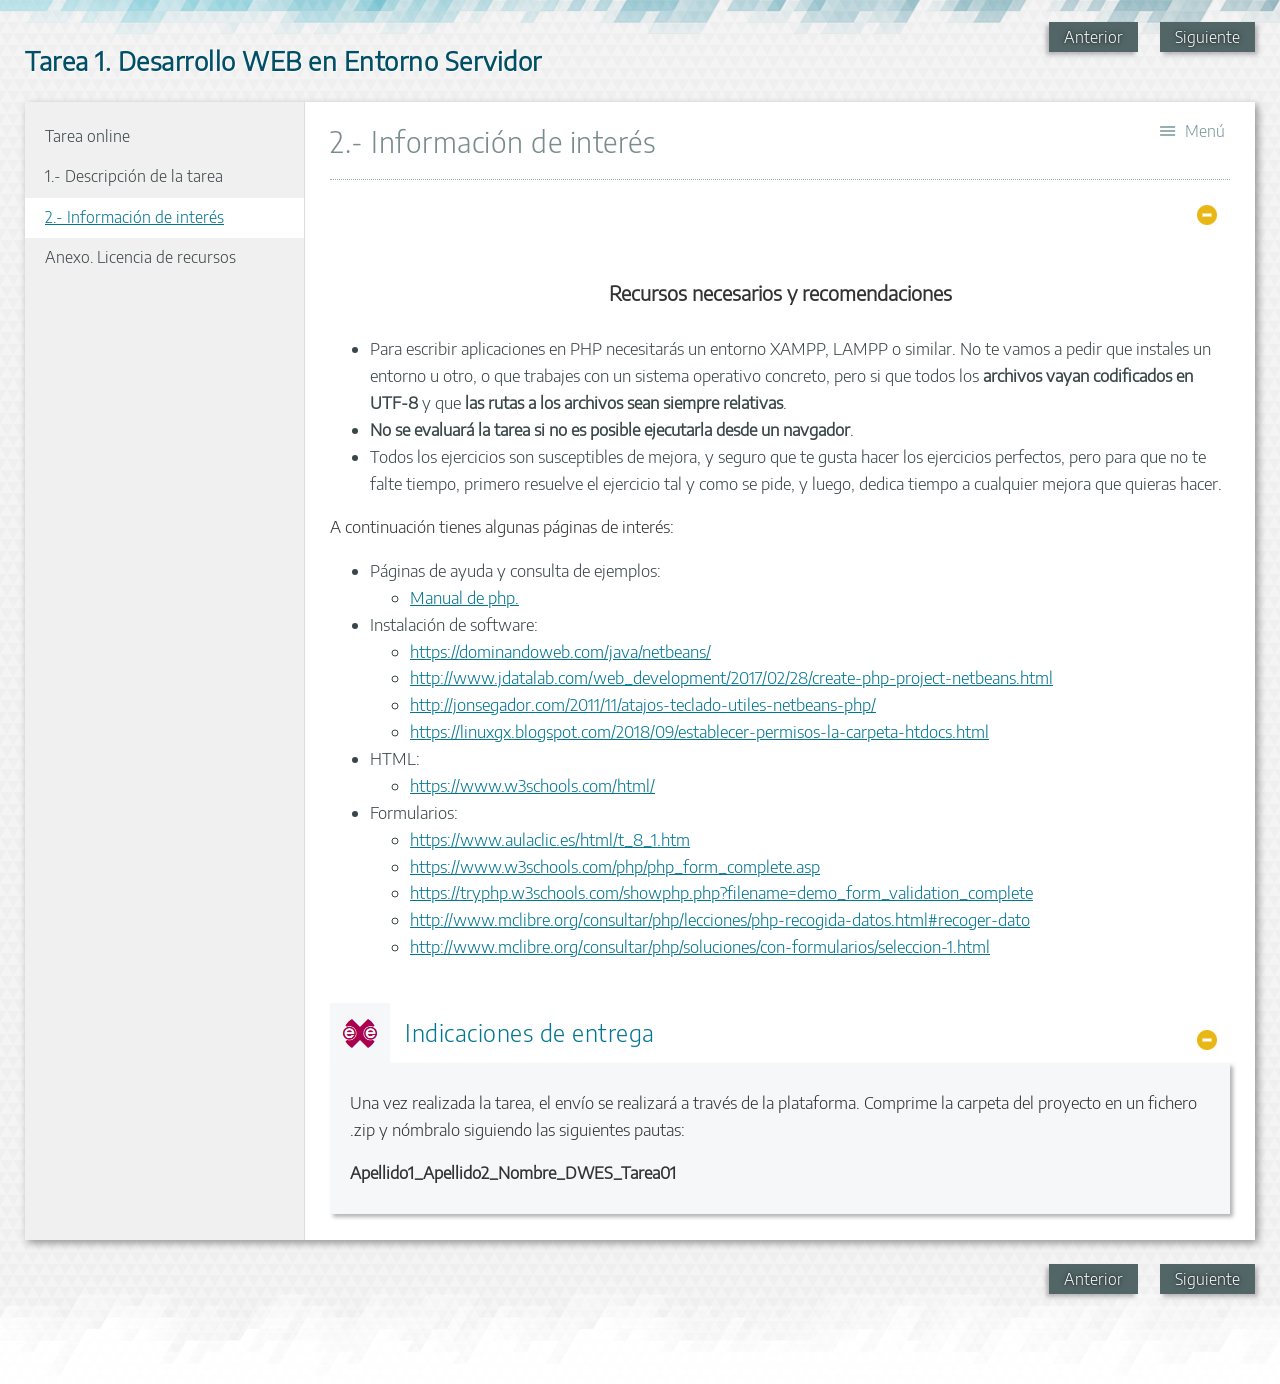
<file: unidad1/Tarea_1/2_informacin_de_inters.html>
<!DOCTYPE html PUBLIC "-//W3C//DTD XHTML 1.0 Transitional//EN" "http://www.w3.org/TR/xhtml1/DTD/xhtml1-transitional.dtd">
<html lang="es" xml:lang="es" xmlns="http://www.w3.org/1999/xhtml">
<head>
<link rel="stylesheet" type="text/css" href="base.css" />
<link rel="stylesheet" type="text/css" href="content.css" />
<link rel="stylesheet" type="text/css" href="nav.css" />
<meta http-equiv="content-type" content="text/html;  charset=utf-8" />
<title>2.- Información de interés | Tarea 1. Desarrollo WEB en Entorno Servidor </title>
<link rel="shortcut icon" href="favicon.ico" type="image/x-icon" />
<meta http-equiv="content-language" content="es" />
<meta name="author" content="Antonio Ladesa Jurado y José Luis Fernández" />
<meta name="generator" content="eXeLearning 2.4.2 - exelearning.net" />
<script type="text/javascript" src="exe_jquery.js"></script>
<script type="text/javascript" src="common_i18n.js"></script>
<script type="text/javascript" src="common.js"></script>
<meta name="viewport" content="width=device-width, initial-scale=1" />
</head>
<body class="exe-web-site" id="exe-node-2"><script type="text/javascript">document.body.className+=" js"</script>
<div id="content">
<p id="skipNav"><a href="#main" class="sr-av">Saltar la navegación</a></p>
<div id="header" ><div id="headerContent">Tarea 1. Desarrollo WEB en Entorno Servidor</div></div>
<div id="siteNav">
<ul>
   <li><a href="index.html" class="daddy main-node">Tarea online</a></li>
   <li><a href="1_descripcin_de_la_tarea.html" class="daddy">1.- Descripción de la tarea</a>
   <ul class="other-section">
      <li><a href="11_ejercicio_1_seleccin_de_nivel_y_sudoku_inicial.html" class="no-ch">1.1.- Ejercicio 1: Selección de nivel y sudoku inicial</a></li>
      <li><a href="12_ejercicio_2_operaciones_iniciales.html" class="no-ch">1.2.- Ejercicio 2: Operaciones iniciales</a></li>
      <li><a href="13_ejercicio_3_utilidad_de_depuracin.html" class="no-ch">1.3.- Ejercicio 3: Utilidad de depuración</a></li>
      <li><a href="14__ejercicio_4_ampliacin.html" class="no-ch">1.4 - Ejercicio 4: Ampliación</a></li>
   </ul>
   </li>
   <li id="active"><a href="2_informacin_de_inters.html" class="active no-ch">2.- Información de interés</a></li>
   <li><a href="anexo_licencia_de_recursos.html" class="no-ch">Anexo. Licencia de recursos</a></li>
</ul>
</div>
<div id='topPagination'>
<div class="pagination noprt">
<a href="14__ejercicio_4_ampliacin.html" class="prev"><span><span>&laquo; </span>Anterior</span></a> <span class="sep">| </span><a href="anexo_licencia_de_recursos.html" class="next"><span>Siguiente<span> &raquo;</span></span></a>
</div>
</div>
<div id="main-wrapper">
<div id="main"><a name="main"></a>
<div id="nodeDecoration"><h1 id="nodeTitle">2.- Información de interés</h1></div>
<div class="iDevice_wrapper FreeTextfpdIdevice" id="id4">
<div class="iDevice emphasis0">
<div id="ta4_69" class="block iDevice_content">
<h4 class="resaltado_inline" style="text-align: center;">Recursos necesarios y recomendaciones</h4>
<ul class="lista_verificacion">
<li>Para escribir aplicaciones en PHP necesitarás un entorno XAMPP, LAMPP o similar. No te vamos a pedir que instales un entorno u otro, o que trabajes con un sistema operativo concreto, pero si que todos los <strong>archivos vayan codificados en UTF-8</strong> y que<strong> las rutas a los archivos sean siempre relativas</strong>.</li>
<li><strong>No se evaluará la tarea si no es posible ejecutarla desde un navgador</strong>.</li>
<li>Todos los ejercicios son susceptibles de mejora, y seguro que te gusta hacer los ejercicios perfectos, pero para que no te falte tiempo, primero resuelve el ejercicio tal y como se pide, y luego, dedica tiempo a cualquier mejora que quieras hacer.<span style="color: #0000ff;"></span></li>
</ul>
<p>A continuación tienes algunas páginas de interés:</p>
<ul class="lista_verificacion">
<li>Páginas de ayuda y consulta de ejemplos:
<ul class="lista_verificacion">
<li><a href="http://es1.php.net/manual/es/index.php" onclick="browseURL(this); return false">Manual de php.</a></li>
</ul>
</li>
<li>Instalación de software:
<ul class="lista_verificacion">
<li><a href="https://dominandoweb.com/java/netbeans/" target="_blank" rel="noopener">https://dominandoweb.com/java/netbeans/</a></li>
<li><a href="http://www.jdatalab.com/web_development/2017/02/28/create-php-project-netbeans.html" onclick="browseURL(this); return false">http://www.jdatalab.com/web_development/2017/02/28/create-php-project-netbeans.html</a></li>
<li><a href="http://jonsegador.com/2011/11/atajos-teclado-utiles-netbeans-php/" onclick="browseURL(this); return false">http://jonsegador.com/2011/11/atajos-teclado-utiles-netbeans-php/</a></li>
<li><a href="https://linuxgx.blogspot.com/2018/09/establecer-permisos-la-carpeta-htdocs.html" target="_blank" rel="noopener">https://linuxgx.blogspot.com/2018/09/establecer-permisos-la-carpeta-htdocs.html</a></li>
</ul>
</li>
<li>HTML:
<ul class="lista_verificacion">
<li><a href="https://www.w3schools.com/html/">https://www.w3schools.com/html/</a></li>
</ul>
</li>
<li>Formularios:
<ul class="lista_verificacion">
<li><a href="https://www.aulaclic.es/html/t_8_1.htm" target="_blank" rel="noopener">https://www.aulaclic.es/html/t_8_1.htm</a></li>
<li><a href="https://www.w3schools.com/php/php_form_complete.asp" target="_blank" rel="noopener">https://www.w3schools.com/php/php_form_complete.asp</a></li>
<li><a href="https://tryphp.w3schools.com/showphp.php?filename=demo_form_validation_complete" target="_blank" rel="noopener">https://tryphp.w3schools.com/showphp.php?filename=demo_form_validation_complete</a></li>
<li><a href="http://www.mclibre.org/consultar/php/lecciones/php-recogida-datos.html#recoger-dato" onclick="browseURL(this); return false" target="_blank" data-saferedirecturl="https://www.google.com/url?q=http://www.mclibre.org/consultar/php/lecciones/php-recogida-datos.html%23recoger-dato&amp;source=gmail&amp;ust=1567982341705000&amp;usg=AFQjCNFiyy3G-rw2cJmtaTA-JUlX4QelgQ" rel="noopener">http://www.mclibre.org/<wbr />consultar/php/lecciones/php-<wbr />recogida-datos.html#recoger-<wbr />dato</a></li>
<li><a href="http://www.mclibre.org/consultar/php/soluciones/con-formularios/seleccion-1.html" onclick="browseURL(this); return false" target="_blank" data-saferedirecturl="https://www.google.com/url?q=http://www.mclibre.org/consultar/php/soluciones/con-formularios/seleccion-1.html&amp;source=gmail&amp;ust=1567982341705000&amp;usg=AFQjCNFRvZMM37wceT9THKrwDu-uUb2jeA" rel="noopener">http://www.mclibre.org/<wbr />consultar/php/soluciones/con-<wbr />formularios/seleccion-1.html</a></li>
</ul>
</li>
</ul>
</div>
</div>
</div>
<div class="iDevice_wrapper ParasabermasfpdIdevice em_iDevice" id="id6">
<div class="iDevice emphasis_parasabermasfpd" >
<div class="iDevice_header"><h2 class="iDeviceTitle">Indicaciones de entrega</h2></div>
<div class="iDevice_inner">
<div class="iDevice_content_wrapper">
<div id="ta6_43" class="block iDevice_content">
<p><span>Una vez realizada la tarea, el envío se realizará a través de la plataforma. Comprime la carpeta del proyecto </span><span>en un fichero .zip y nómbralo siguiendo las siguientes pautas</span>:</p>
<p class="enlace_centrado"><strong>Apellido1_Apellido2_Nombre_DWES_Tarea01</strong></p>
</div>
</div>
</div>
</div>
</div>
</div>
</div>
<div id='bottomPagination'>
<div class="pagination noprt">
<a href="14__ejercicio_4_ampliacin.html" class="prev"><span><span>&laquo; </span>Anterior</span></a> <span class="sep">| </span><a href="anexo_licencia_de_recursos.html" class="next"><span>Siguiente<span> &raquo;</span></span></a>
</div>
</div>
</div>
<script type="text/javascript" src="_intef_js.js"></script></body></html>
</file>
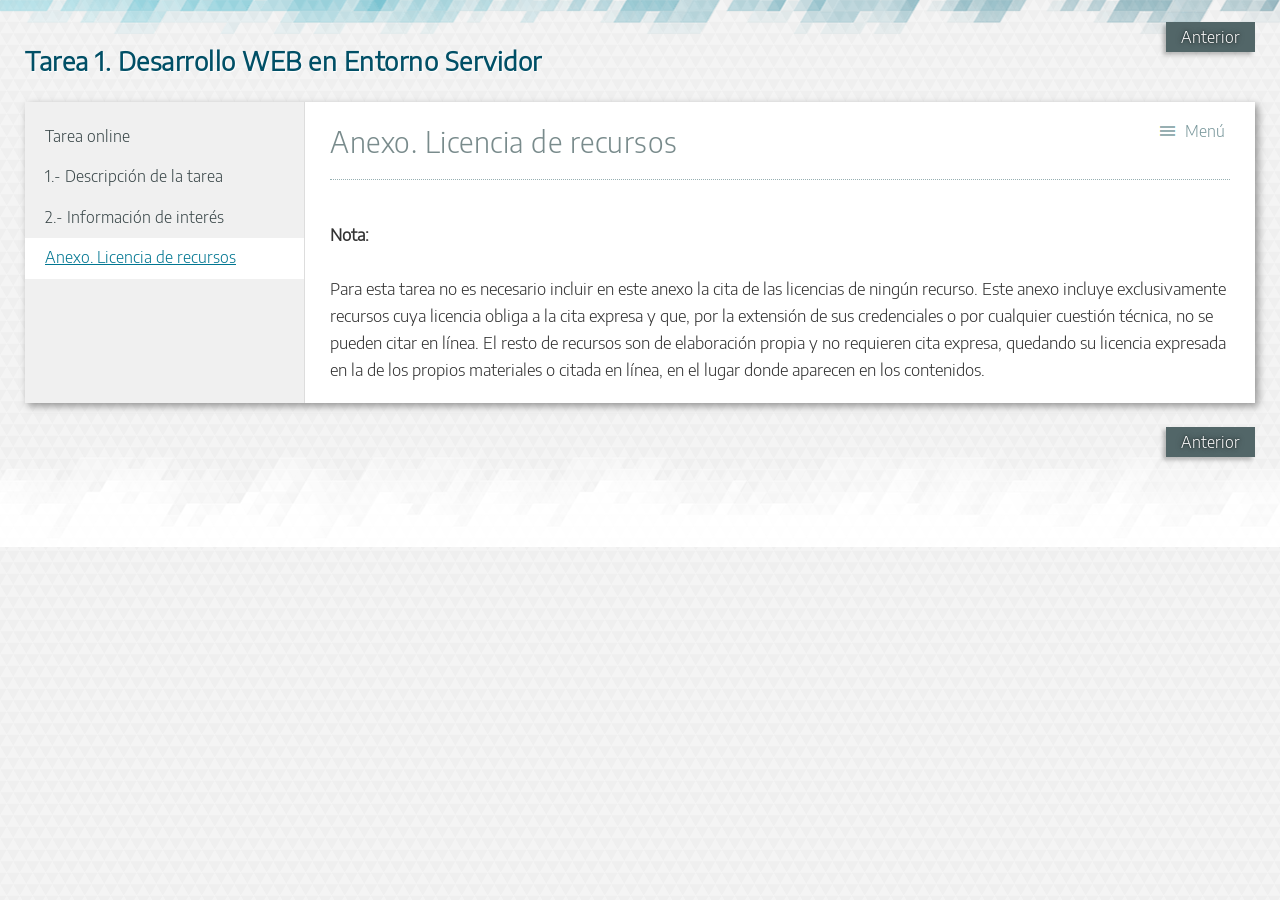
<file: unidad1/Tarea_1/anexo_licencia_de_recursos.html>
<!DOCTYPE html PUBLIC "-//W3C//DTD XHTML 1.0 Transitional//EN" "http://www.w3.org/TR/xhtml1/DTD/xhtml1-transitional.dtd">
<html lang="es" xml:lang="es" xmlns="http://www.w3.org/1999/xhtml">
<head>
<link rel="stylesheet" type="text/css" href="base.css" />
<link rel="stylesheet" type="text/css" href="content.css" />
<link rel="stylesheet" type="text/css" href="nav.css" />
<meta http-equiv="content-type" content="text/html;  charset=utf-8" />
<title>Anexo. Licencia de recursos | Tarea 1. Desarrollo WEB en Entorno Servidor </title>
<link rel="shortcut icon" href="favicon.ico" type="image/x-icon" />
<meta http-equiv="content-language" content="es" />
<meta name="author" content="Antonio Ladesa Jurado y José Luis Fernández" />
<meta name="generator" content="eXeLearning 2.4.2 - exelearning.net" />
<script type="text/javascript" src="exe_jquery.js"></script>
<script type="text/javascript" src="common_i18n.js"></script>
<script type="text/javascript" src="common.js"></script>
<meta name="viewport" content="width=device-width, initial-scale=1" />
</head>
<body class="exe-web-site" id="exe-node-4"><script type="text/javascript">document.body.className+=" js"</script>
<div id="content">
<p id="skipNav"><a href="#main" class="sr-av">Saltar la navegación</a></p>
<div id="header" ><div id="headerContent">Tarea 1. Desarrollo WEB en Entorno Servidor</div></div>
<div id="siteNav">
<ul>
   <li><a href="index.html" class="daddy main-node">Tarea online</a></li>
   <li><a href="1_descripcin_de_la_tarea.html" class="daddy">1.- Descripción de la tarea</a>
   <ul class="other-section">
      <li><a href="11_ejercicio_1_seleccin_de_nivel_y_sudoku_inicial.html" class="no-ch">1.1.- Ejercicio 1: Selección de nivel y sudoku inicial</a></li>
      <li><a href="12_ejercicio_2_operaciones_iniciales.html" class="no-ch">1.2.- Ejercicio 2: Operaciones iniciales</a></li>
      <li><a href="13_ejercicio_3_utilidad_de_depuracin.html" class="no-ch">1.3.- Ejercicio 3: Utilidad de depuración</a></li>
      <li><a href="14__ejercicio_4_ampliacin.html" class="no-ch">1.4 - Ejercicio 4: Ampliación</a></li>
   </ul>
   </li>
   <li><a href="2_informacin_de_inters.html" class="no-ch">2.- Información de interés</a></li>
   <li id="active"><a href="anexo_licencia_de_recursos.html" class="active no-ch">Anexo. Licencia de recursos</a></li>
</ul>
</div>
<div id='topPagination'>
<div class="pagination noprt">
<a href="2_informacin_de_inters.html" class="prev"><span><span>&laquo; </span>Anterior</span></a>
</div>
</div>
<div id="main-wrapper">
<div id="main"><a name="main"></a>
<div id="nodeDecoration"><h1 id="nodeTitle">Anexo. Licencia de recursos</h1></div>
<div class="iDevice_wrapper DestacadofpdIdevice" id="id9">
<div class="iDevice emphasis0" >
<div class="iDevice_destacadofpd">
<div id="ta9_66" class="block iDevice_content">
<p><strong>Nota:</strong><br /><br />Para esta tarea no es necesario incluir en este anexo la cita de las licencias de ning&uacute;n recurso. Este anexo incluye exclusivamente recursos cuya licencia obliga a la cita expresa y que, por la extensi&oacute;n de sus credenciales o por cualquier cuesti&oacute;n t&eacute;cnica, no se pueden citar en l&iacute;nea. El resto de recursos son de elaboraci&oacute;n propia y no requieren cita expresa, quedando su licencia expresada en la de los propios materiales o citada en l&iacute;nea, en el lugar donde aparecen en los contenidos.</p>
</div>
</div>
</div>
</div>
</div>
</div>
<div id='bottomPagination'>
<div class="pagination noprt">
<a href="2_informacin_de_inters.html" class="prev"><span><span>&laquo; </span>Anterior</span></a>
</div>
</div>
</div>
<script type="text/javascript" src="_intef_js.js"></script></body></html>
</file>
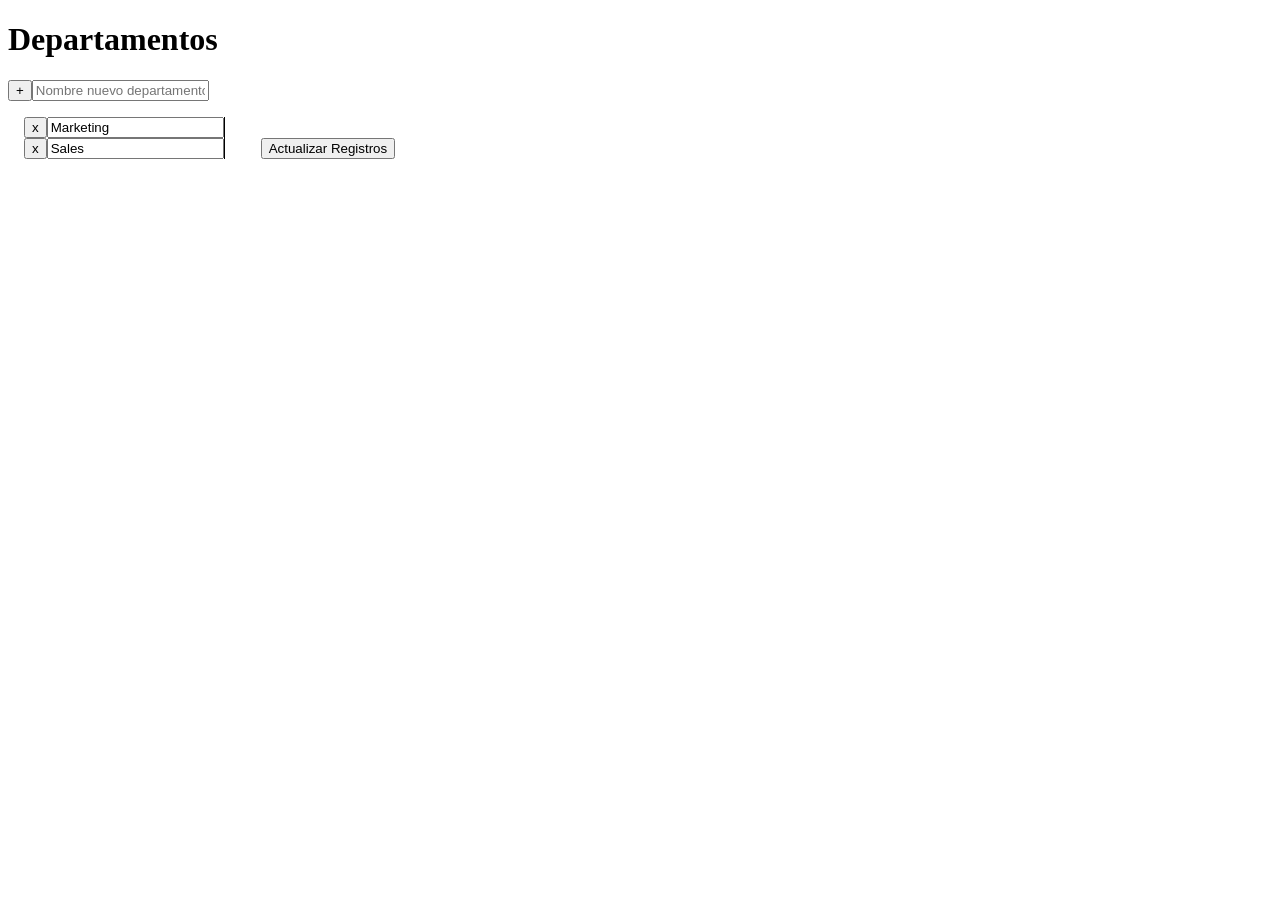
<file: unidad2/EjerciciosBD/PatriEjercicioDepartamento/departamentos.html>
<!DOCTYPE html>
<html lang="es">
<head>
    <meta charset="UTF-8">
    <meta http-equiv="X-UA-Compatible" content="IE=edge">
    <meta name="viewport" content="width=device-width, initial-scale=1.0">
    <title>Departamentos- Operacipnes CRUD</title>
</head>
<style>
    .mainContainer{
margin: auto;

    }
    .registrosContainer{
    border-right: solid 1px black;
    display: inline-block;
    margin: 1rem;

        
    }
    .updateContainer{
        margin: 1rem;
        display: inline-block;


    }
</style>
<body>
    <div class="mainContainer">
        <h1>Departamentos</h1>
        <form action="./departamentos.php" method="post">
        <div class="addContainer">

        <input type="submit" value="+"name="addButoon"><input type="text" value="" placeholder="Nombre nuevo departamento" name="new_departament_name">
        </div>
        <div class="registrosContainer">
        <input type="submit" value="x" name="delete_001"><input type="text" value="Marketing" name="name_001"><br>
        <input type="submit" value="x" name="delete_002"><input type="text" value="Sales" name="name_002"><br>
        </div>
        <div class="updateContainer">
        <input type="submit" value="Actualizar Registros" name="updateButoon">
        </div>
    
    
    </form>

    </div>

</body>
</html>
</file>
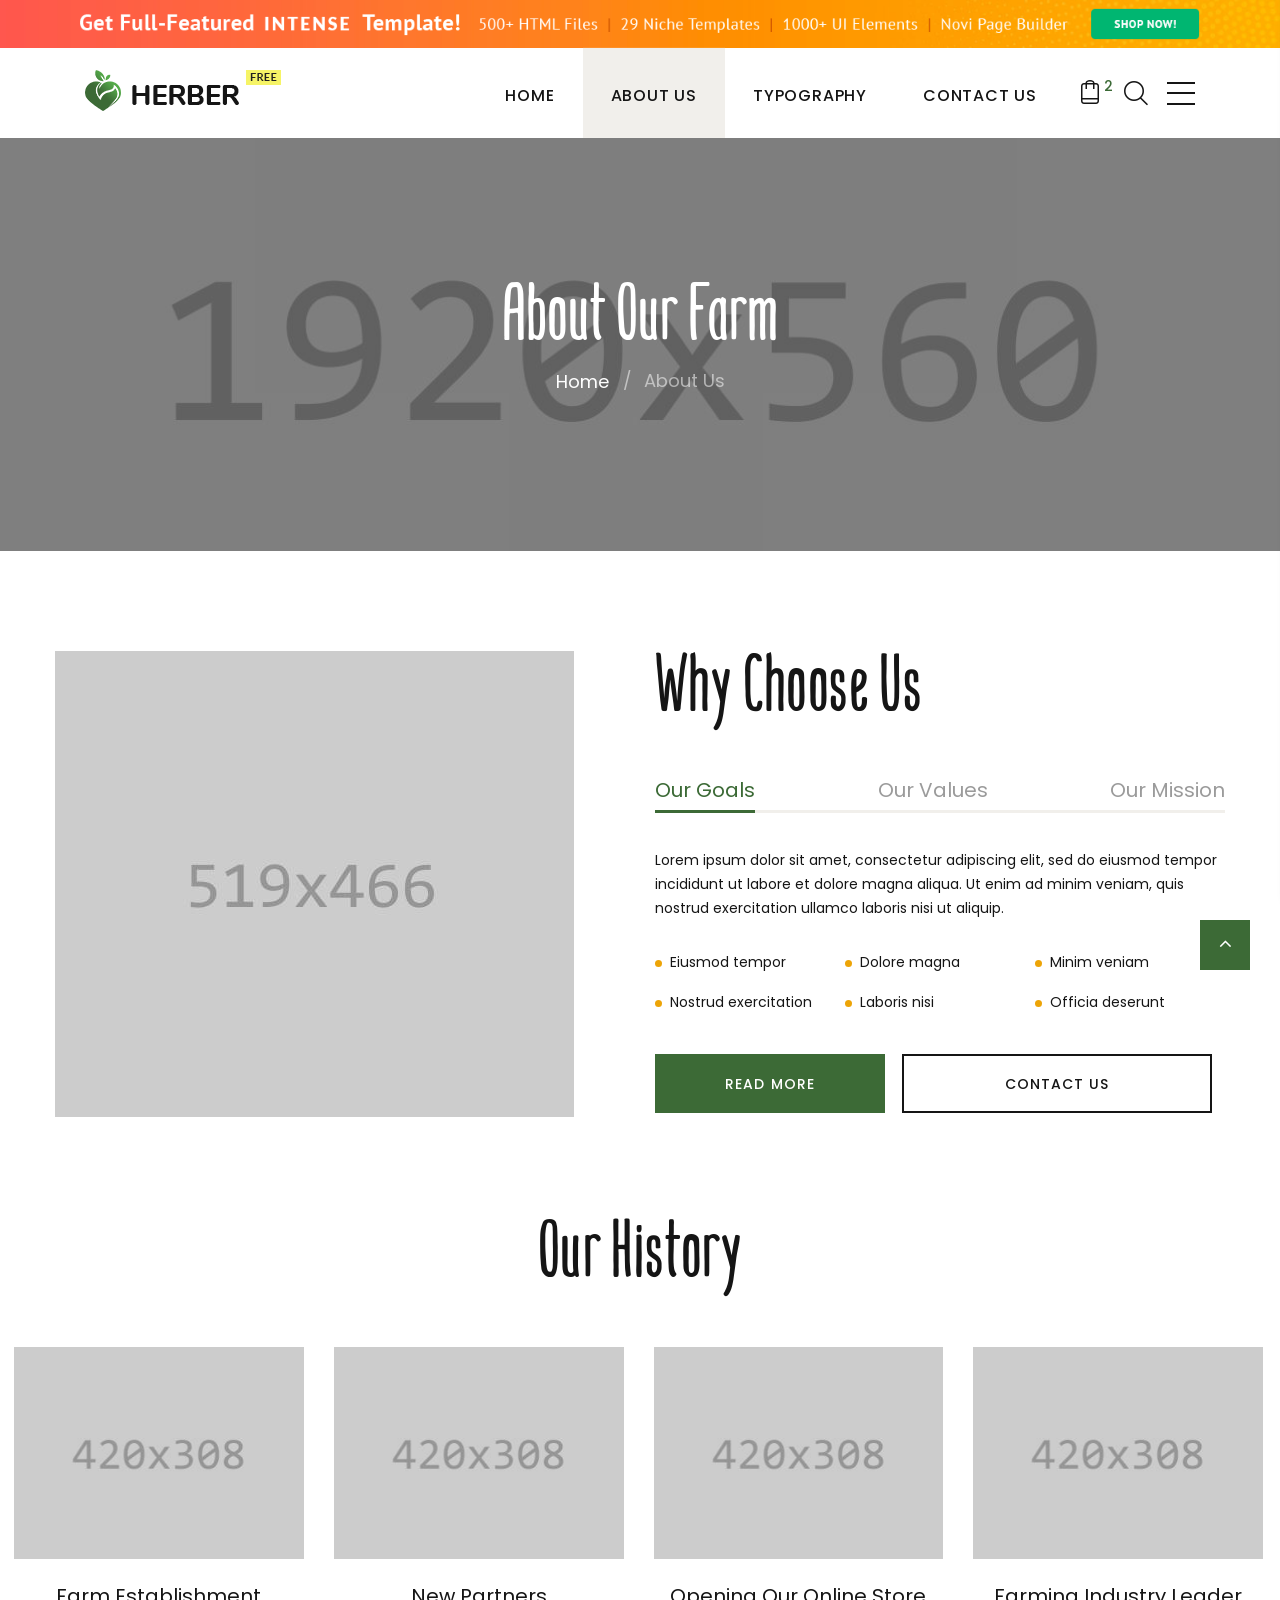
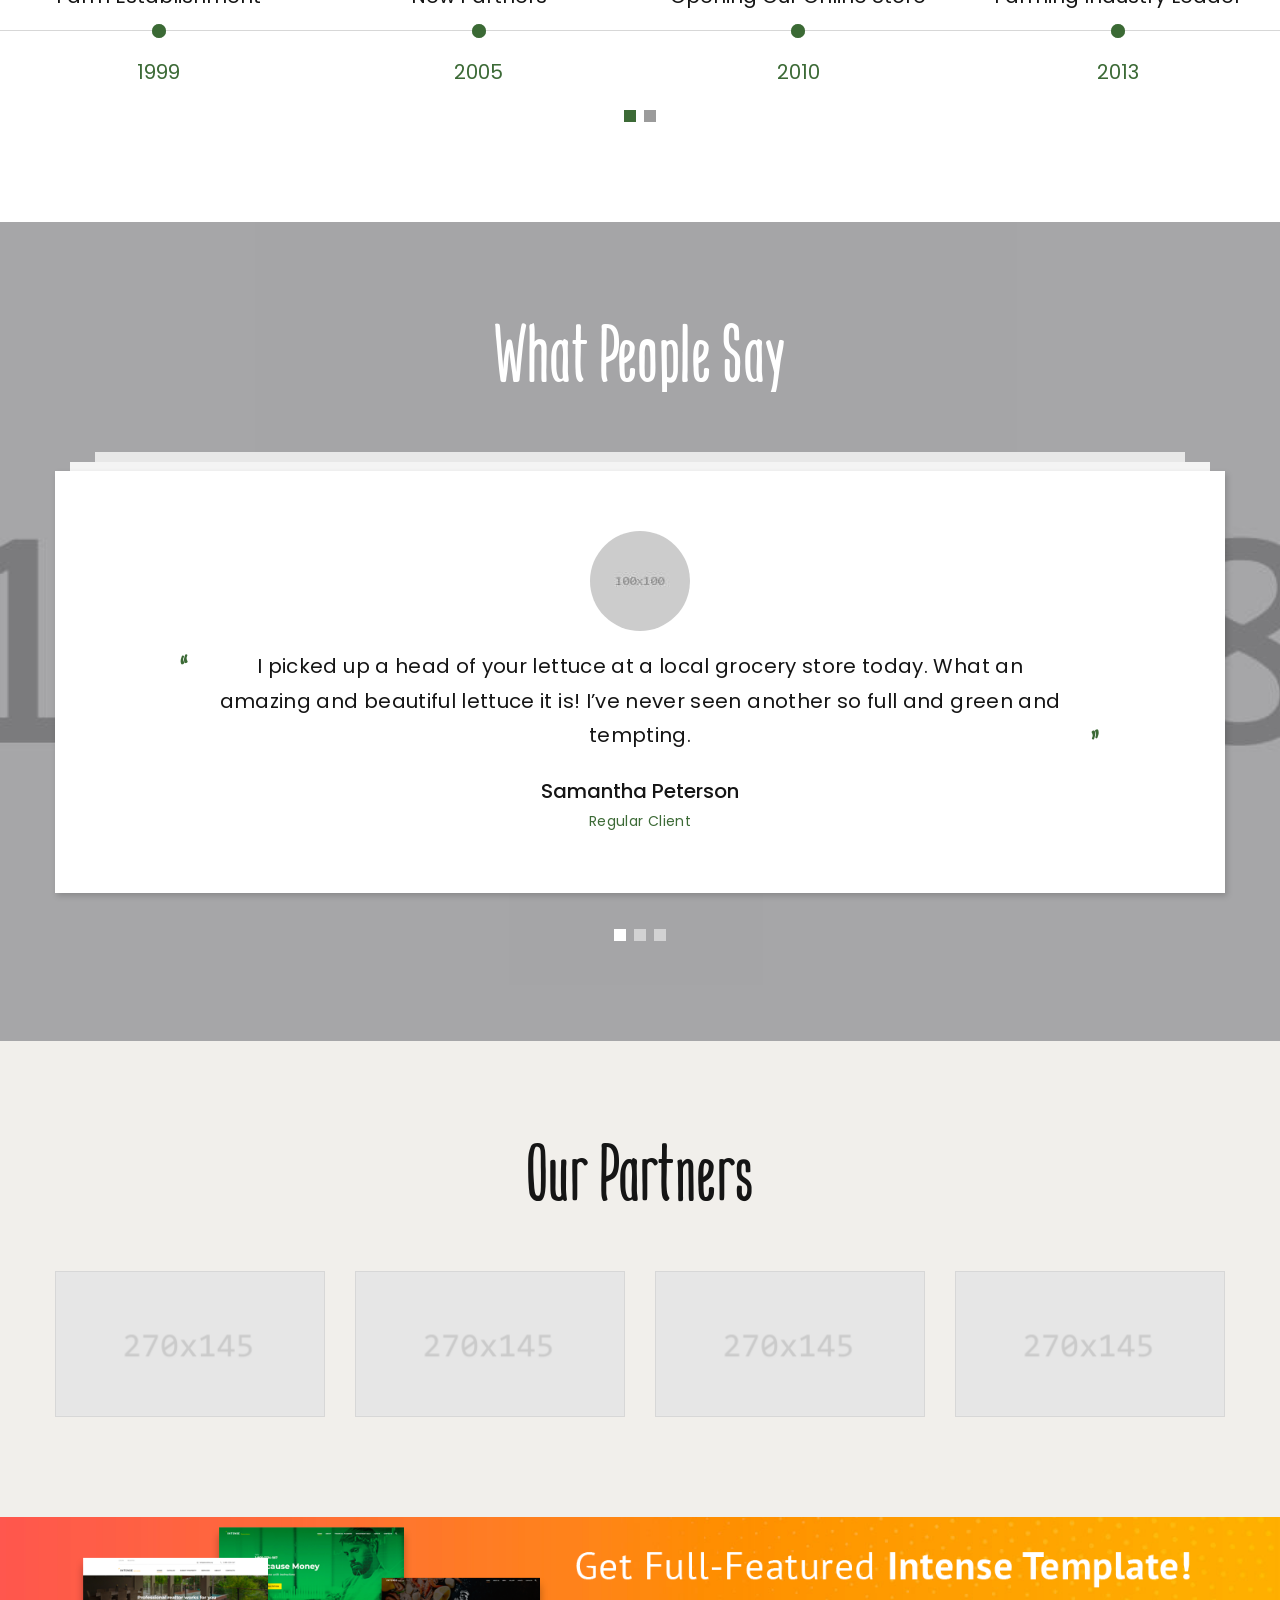
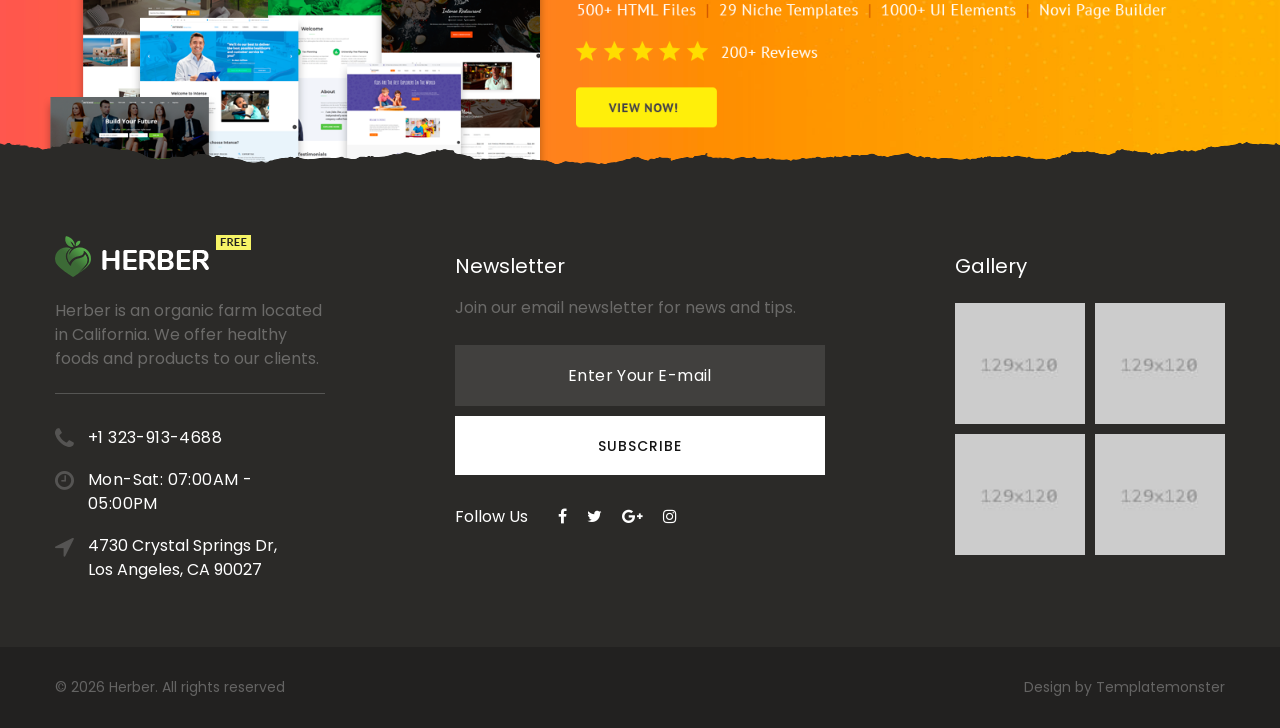
<file: unidad3/RECUPERACION_SANCHEZ_GONZALEZ_PATRICIA/site_para_trabajar/about-us.html>
<!DOCTYPE html>
<html class="wide wow-animation" lang="en">
  <head>
    <title>About Us</title>
    <meta name="format-detection" content="telephone=no">
    <meta name="viewport" content="width=device-width, height=device-height, initial-scale=1.0, maximum-scale=1.0, user-scalable=0">
    <meta http-equiv="X-UA-Compatible" content="IE=edge">
    <meta charset="utf-8">
    <link rel="icon" href="images/favicon.ico" type="image/x-icon">
    <!-- Stylesheets-->
    <link rel="stylesheet" type="text/css" href="//fonts.googleapis.com/css?family=Poppins:300,400,500">
    <link rel="stylesheet" href="css/bootstrap.css">
    <link rel="stylesheet" href="css/fonts.css">
    <link rel="stylesheet" href="css/style.css">
    <!--[if lt IE 10]>
    <div style="background: #212121; padding: 10px 0; box-shadow: 3px 3px 5px 0 rgba(0,0,0,.3); clear: both; text-align:center; position: relative; z-index:1;"><a href="http://windows.microsoft.com/en-US/internet-explorer/"><img src="images/ie8-panel/warning_bar_0000_us.jpg" border="0" height="42" width="820" alt="You are using an outdated browser. For a faster, safer browsing experience, upgrade for free today."></a></div>
    <script src="js/html5shiv.min.js"></script>
    <![endif]-->
  </head>
  <body>
    <div class="preloader">
      <div class="preloader-body">
        <div class="cssload-container"><span></span><span></span><span></span><span></span>
        </div>
      </div>
    </div>
    <div class="page"><a class="section section-banner d-none d-xl-block" href="https://www.templatemonster.com/intense-multipurpose-html-template.html" style="background-image: url(images/banner/background-04-1920x60.jpg); background-image: -webkit-image-set( url(images/banner/background-04-1920x60.jpg) 1x, url(images/banner/background-04-3840x120.jpg) 2x )"><img src="images/banner/foreground-04-1600x60.png" srcset="images/banner/foreground-04-1600x60.png 1x, images/banner/foreground-04-3200x120.png 2x" alt="" width="1600" height="310"></a>
      <!-- Page Header-->
      <header class="section page-header">
        <!-- RD Navbar-->
        <div class="rd-navbar-wrap rd-navbar-modern-wrap">
          <nav class="rd-navbar rd-navbar-modern" data-layout="rd-navbar-fixed" data-sm-layout="rd-navbar-fixed" data-md-layout="rd-navbar-fixed" data-md-device-layout="rd-navbar-fixed" data-lg-layout="rd-navbar-static" data-lg-device-layout="rd-navbar-fixed" data-xl-layout="rd-navbar-static" data-xl-device-layout="rd-navbar-static" data-xxl-layout="rd-navbar-static" data-xxl-device-layout="rd-navbar-static" data-lg-stick-up-offset="46px" data-xl-stick-up-offset="46px" data-xxl-stick-up-offset="70px" data-lg-stick-up="true" data-xl-stick-up="true" data-xxl-stick-up="true">
            <div class="rd-navbar-main-outer">
              <div class="rd-navbar-main">
                <!-- RD Navbar Panel-->
                <div class="rd-navbar-panel">
                  <!-- RD Navbar Toggle-->
                  <button class="rd-navbar-toggle" data-rd-navbar-toggle=".rd-navbar-nav-wrap"><span></span></button>
                  <!-- RD Navbar Brand-->
                  <div class="rd-navbar-brand"><a class="brand" href="index.html"><img src="images/logo-default-196x47.png" alt="" width="196" height="47"/></a></div>
                </div>
                <div class="rd-navbar-main-element">
                  <div class="rd-navbar-nav-wrap">
                    <!-- RD Navbar Basket-->
                    <div class="rd-navbar-basket-wrap">
                      <button class="rd-navbar-basket fl-bigmug-line-shopping198" data-rd-navbar-toggle=".cart-inline"><span>2</span></button>
                      <div class="cart-inline">
                        <div class="cart-inline-header">
                          <h5 class="cart-inline-title">In cart:<span> 2</span> Products</h5>
                          <h6 class="cart-inline-title">Total price:<span> $800</span></h6>
                        </div>
                        <div class="cart-inline-body">
                          <div class="cart-inline-item">
                            <div class="unit align-items-center">
                              <div class="unit-left"><a class="cart-inline-figure" href="#"><img src="images/product-mini-1-108x100.png" alt="" width="108" height="100"/></a></div>
                              <div class="unit-body">
                                <h6 class="cart-inline-name"><a href="#">Blueberries</a></h6>
                                <div>
                                  <div class="group-xs group-inline-middle">
                                    <div class="table-cart-stepper">
                                      <input class="form-input" type="number" data-zeros="true" value="1" min="1" max="1000">
                                    </div>
                                    <h6 class="cart-inline-title">$550</h6>
                                  </div>
                                </div>
                              </div>
                            </div>
                          </div>
                          <div class="cart-inline-item">
                            <div class="unit align-items-center">
                              <div class="unit-left"><a class="cart-inline-figure" href="#"><img src="images/product-mini-2-108x100.png" alt="" width="108" height="100"/></a></div>
                              <div class="unit-body">
                                <h6 class="cart-inline-name"><a href="#">Avocados</a></h6>
                                <div>
                                  <div class="group-xs group-inline-middle">
                                    <div class="table-cart-stepper">
                                      <input class="form-input" type="number" data-zeros="true" value="1" min="1" max="1000">
                                    </div>
                                    <h6 class="cart-inline-title">$250</h6>
                                  </div>
                                </div>
                              </div>
                            </div>
                          </div>
                        </div>
                        <div class="cart-inline-footer">
                          <div class="group-sm"><a class="button button-md button-default-outline-2 button-wapasha" href="#">Go to cart</a><a class="button button-md button-primary button-pipaluk" href="#">Checkout</a></div>
                        </div>
                      </div>
                    </div><a class="rd-navbar-basket rd-navbar-basket-mobile fl-bigmug-line-shopping198" href="#"><span>2</span></a>
                    <!-- RD Navbar Search-->
                    <div class="rd-navbar-search">
                      <button class="rd-navbar-search-toggle" data-rd-navbar-toggle=".rd-navbar-search"><span></span></button>
                      <form class="rd-search" action="#">
                        <div class="form-wrap">
                          <label class="form-label" for="rd-navbar-search-form-input">Search...</label>
                          <input class="rd-navbar-search-form-input form-input" id="rd-navbar-search-form-input" type="text" name="search">
                          <button class="rd-search-form-submit fl-bigmug-line-search74" type="submit"></button>
                        </div>
                      </form>
                    </div>
                    <!-- RD Navbar Nav-->
                    <ul class="rd-navbar-nav">
                      <li class="rd-nav-item"><a class="rd-nav-link" href="index.html">Home</a>
                      </li>
                      <li class="rd-nav-item active"><a class="rd-nav-link" href="about-us.html">About Us</a>
                      </li>
                      <li class="rd-nav-item"><a class="rd-nav-link" href="typography.html">Typography</a>
                      </li>
                      <li class="rd-nav-item"><a class="rd-nav-link" href="contact-us.html">Contact Us</a>
                      </li>
                    </ul>
                  </div>
                  <div class="rd-navbar-project-hamburger" data-multitoggle=".rd-navbar-main" data-multitoggle-blur=".rd-navbar-wrap" data-multitoggle-isolate>
                    <div class="project-hamburger"><span class="project-hamburger-arrow-top"></span><span class="project-hamburger-arrow-center"></span><span class="project-hamburger-arrow-bottom"></span></div>
                    <div class="project-hamburger-2"><span class="project-hamburger-arrow"></span><span class="project-hamburger-arrow"></span><span class="project-hamburger-arrow"></span>
                    </div>
                    <div class="project-close"><span></span><span></span></div>
                  </div>
                </div>
                <div class="rd-navbar-project rd-navbar-modern-project">
                  <div class="rd-navbar-project-modern-header">
                    <h4 class="rd-navbar-project-modern-title">Get in Touch</h4>
                    <div class="rd-navbar-project-hamburger" data-multitoggle=".rd-navbar-main" data-multitoggle-blur=".rd-navbar-wrap" data-multitoggle-isolate>
                      <div class="project-close"><span></span><span></span></div>
                    </div>
                  </div>
                  <div class="rd-navbar-project-content rd-navbar-modern-project-content">
                    <div>
                      <p>We are always ready to provide you with fresh organic products for your home or office. Contact us to find out how we can help you.</p>
                      <div class="heading-6 subtitle">Our Contacts</div>
                      <div class="row row-10 gutters-10">
                        <div class="col-12"><img src="images/home-sidebar-394x255.jpg" alt="" width="394" height="255"/>
                        </div>
                      </div>
                      <ul class="rd-navbar-modern-contacts">
                        <li>
                          <div class="unit unit-spacing-sm">
                            <div class="unit-left"><span class="icon fa fa-phone"></span></div>
                            <div class="unit-body"><a class="link-phone" href="tel:#">+1 323-913-4688</a></div>
                          </div>
                        </li>
                        <li>
                          <div class="unit unit-spacing-sm">
                            <div class="unit-left"><span class="icon fa fa-location-arrow"></span></div>
                            <div class="unit-body"><a class="link-location" href="#">4730 Crystal Springs Dr, Los Angeles, CA 90027</a></div>
                          </div>
                        </li>
                        <li>
                          <div class="unit unit-spacing-sm">
                            <div class="unit-left"><span class="icon fa fa-envelope"></span></div>
                            <div class="unit-body"><a class="link-email" href="mailto:#">mail@demolink.org</a></div>
                          </div>
                        </li>
                      </ul>
                      <ul class="list-inline rd-navbar-modern-list-social">
                        <li><a class="icon fa fa-facebook" href="#"></a></li>
                        <li><a class="icon fa fa-twitter" href="#"></a></li>
                        <li><a class="icon fa fa-google-plus" href="#"></a></li>
                        <li><a class="icon fa fa-instagram" href="#"></a></li>
                        <li><a class="icon fa fa-pinterest" href="#"></a></li>
                      </ul>
                    </div>
                  </div>
                </div>
              </div>
            </div>
          </nav>
        </div>
      </header>
      <!-- Breadcrumbs -->
      <section class="breadcrumbs-custom-inset">
        <div class="breadcrumbs-custom context-dark bg-overlay-46">
          <div class="container">
            <h2 class="breadcrumbs-custom-title">About Our Farm</h2>
            <ul class="breadcrumbs-custom-path">
              <li><a href="index.html">Home</a></li>
              <li class="active">About Us</li>
            </ul>
          </div>
          <div class="box-position" style="background-image: url(images/bg-breadcrumbs.jpg);"></div>
        </div>
      </section>
      <!-- Why choose us-->
      <section class="section section-md section-first bg-default text-md-left">
        <div class="container">
          <div class="row row-50 justify-content-center">
            <div class="col-md-10 col-lg-5 col-xl-6"><img src="images/about-1-519x446.jpg" alt="" width="519" height="446"/>
            </div>
            <div class="col-md-10 col-lg-7 col-xl-6">
              <h2>Why Choose Us</h2>
              <!-- Bootstrap tabs-->
              <div class="tabs-custom tabs-horizontal tabs-line" id="tabs-4">
                <!-- Nav tabs-->
                <ul class="nav nav-tabs">
                  <li class="nav-item" role="presentation"><a class="nav-link active" href="#tabs-4-1" data-toggle="tab">Our Goals</a></li>
                  <li class="nav-item" role="presentation"><a class="nav-link" href="#tabs-4-2" data-toggle="tab">Our Values</a></li>
                  <li class="nav-item" role="presentation"><a class="nav-link" href="#tabs-4-3" data-toggle="tab">Our Mission</a></li>
                </ul>
                <!-- Tab panes-->
                <div class="tab-content">
                  <div class="tab-pane fade show active" id="tabs-4-1">
                    <p>Lorem ipsum dolor sit amet, consectetur adipiscing elit, sed do eiusmod tempor incididunt ut labore et dolore magna aliqua. Ut enim ad minim veniam, quis nostrud exercitation ullamco laboris nisi ut aliquip.</p>
                    <div class="text-center text-sm-left offset-top-30">
                      <ul class="row-16 list-0 list-custom list-marked list-marked-sm list-marked-secondary">
                        <li>Eiusmod tempor</li>
                        <li>Dolore magna</li>
                        <li>Minim veniam</li>
                        <li>Nostrud exercitation</li>
                        <li>Laboris nisi</li>
                        <li>Officia deserunt</li>
                      </ul>
                    </div>
                    <div class="group-md group-middle"><a class="button button-width-xl-230 button-primary button-pipaluk" href="#">Read more</a><a class="button button-width-xl-310 button-default-outline button-wapasha" href="contact-us.html">Contact us</a></div>
                  </div>
                  <div class="tab-pane fade" id="tabs-4-2">
                    <p>Duis aute irure dolor in reprehenderit in voluptate velit esse cillum dolore eu fugiat nulla pariatur. Excepteur sint occaecat cupidatat non proident, sunt in culpa qui officia deserunt mollit anim id est laborum.</p>
                    <div class="text-center text-sm-left offset-top-30">
                      <ul class="row-16 list-0 list-custom list-marked list-marked-sm list-marked-secondary">
                        <li>Nostrud exercitation</li>
                        <li>Laboris nisi</li>
                        <li>Officia deserunt</li>
                        <li>Eiusmod tempor</li>
                        <li>Dolore magna</li>
                        <li>Minim veniam</li>
                      </ul>
                    </div>
                    <div class="group-md group-middle"><a class="button button-width-xl-230 button-primary button-pipaluk" href="#">Read more</a><a class="button button-width-xl-310 button-default-outline button-wapasha" href="contact-us.html">Contact us</a></div>
                  </div>
                  <div class="tab-pane fade" id="tabs-4-3">
                    <p>Sed ut perspiciatis unde omnis iste natus error sit voluptatem accusantium doloremque laudantium, totam rem aperiam, eaque ipsa quae ab illo inventore veritatis et quasi architecto beatae vitae dicta sunt explicabo.</p>
                    <div class="text-center text-sm-left offset-top-30">
                      <ul class="row-16 list-0 list-custom list-marked list-marked-sm list-marked-secondary">
                        <li>Minim veniam</li>
                        <li>Nostrud exercitation</li>
                        <li>Eiusmod tempor</li>
                        <li>Dolore magna</li>
                        <li>Laboris nisi</li>
                        <li>Officia deserunt</li>
                      </ul>
                    </div>
                    <div class="group-md group-middle"><a class="button button-width-xl-230 button-primary button-pipaluk" href="#">Read more</a><a class="button button-width-xl-310 button-default-outline button-wapasha" href="contact-us.html">Contact us</a></div>
                  </div>
                </div>
              </div>
            </div>
          </div>
        </div>
      </section>

      <!-- Latest Projects-->
      <section class="section section-md section-fluid bg-default">
        <div class="container">
          <h2>Our History</h2>
        </div>
        <!-- Owl Carousel-->
        <div class="owl-carousel owl-classic owl-timeline" data-items="1" data-md-items="2" data-lg-items="3" data-xl-items="4" data-margin="30" data-stage-padding="15" data-xxl-stage-padding="0" data-autoplay="true" data-nav="true" data-dots="true">
          <div class="owl-item">
            <!-- Thumbnail Classic-->
            <article class="thumbnail thumbnail-mary thumbnail-md">
              <div class="thumbnail-mary-figure"><img src="images/project-1-420x308.jpg" alt="" width="420" height="308"/>
              </div>
              <div class="thumbnail-mary-caption"><a class="icon fl-bigmug-line-zoom60" href="images/gallery-original-11-800x1200.jpg" data-lightgallery="item"><img src="images/project-1-420x308.jpg" alt="" width="420" height="308"/></a>
              </div>
            </article>
            <div class="thumbnail-mary-description">
              <h5 class="thumbnail-mary-project"><a href="#">Farm Establishment</a></h5><span class="thumbnail-mary-decor"></span>
              <h5 class="thumbnail-mary-time">
                <time datetime="1999">1999</time>
              </h5>
            </div>
          </div>
          <div class="owl-item">
            <!-- Thumbnail Classic-->
            <article class="thumbnail thumbnail-mary thumbnail-md">
              <div class="thumbnail-mary-figure"><img src="images/project-2-420x308.jpg" alt="" width="420" height="308"/>
              </div>
              <div class="thumbnail-mary-caption"><a class="icon fl-bigmug-line-zoom60" href="images/gallery-original-5-800x1200.jpg" data-lightgallery="item"><img src="images/project-2-420x308.jpg" alt="" width="420" height="308"/></a>
              </div>
            </article>
            <div class="thumbnail-mary-description">
              <h5 class="thumbnail-mary-project"><a href="#">New Partners</a></h5><span class="thumbnail-mary-decor"></span>
              <h5 class="thumbnail-mary-time">
                <time datetime="2005">2005</time>
              </h5>
            </div>
          </div>
          <div class="owl-item">
            <!-- Thumbnail Classic-->
            <article class="thumbnail thumbnail-mary thumbnail-md">
              <div class="thumbnail-mary-figure"><img src="images/project-3-420x308.jpg" alt="" width="420" height="308"/>
              </div>
              <div class="thumbnail-mary-caption"><a class="icon fl-bigmug-line-zoom60" href="images/gallery-original-4-800x1200.jpg" data-lightgallery="item"><img src="images/project-3-420x308.jpg" alt="" width="420" height="308"/></a>
              </div>
            </article>
            <div class="thumbnail-mary-description">
              <h5 class="thumbnail-mary-project"><a href="#">Opening Our Online Store</a></h5><span class="thumbnail-mary-decor"></span>
              <h5 class="thumbnail-mary-time">
                <time datetime="2010">2010</time>
              </h5>
            </div>
          </div>
          <div class="owl-item">
            <!-- Thumbnail Classic-->
            <article class="thumbnail thumbnail-mary thumbnail-md">
              <div class="thumbnail-mary-figure"><img src="images/project-4-420x308.jpg" alt="" width="420" height="308"/>
              </div>
              <div class="thumbnail-mary-caption"><a class="icon fl-bigmug-line-zoom60" href="images/gallery-original-3-800x1200.jpg" data-lightgallery="item"><img src="images/project-4-420x308.jpg" alt="" width="420" height="308"/></a>
              </div>
            </article>
            <div class="thumbnail-mary-description">
              <h5 class="thumbnail-mary-project"><a href="#">Farming Industry Leader</a></h5><span class="thumbnail-mary-decor"></span>
              <h5 class="thumbnail-mary-time">
                <time datetime="2013">2013</time>
              </h5>
            </div>
          </div>
          <div class="owl-item">
            <!-- Thumbnail Classic-->
            <article class="thumbnail thumbnail-mary thumbnail-md">
              <div class="thumbnail-mary-figure"><img src="images/project-5-420x308.jpg" alt="" width="420" height="308"/>
              </div>
              <div class="thumbnail-mary-caption"><a class="icon fl-bigmug-line-zoom60" href="images/gallery-original-1-1200x800.jpg" data-lightgallery="item"><img src="images/project-5-420x308.jpg" alt="" width="420" height="308"/></a>
              </div>
            </article>
            <div class="thumbnail-mary-description">
              <h5 class="thumbnail-mary-project"><a href="#">Farming Innovations</a></h5><span class="thumbnail-mary-decor"></span>
              <h5 class="thumbnail-mary-time">
                <time datetime="2019">2019</time>
              </h5>
            </div>
          </div>
        </div>
      </section>

      <!-- What people say-->
      <section class="section context-dark">
        <div class="parallax-container" data-parallax-img="images/bg-parallax-2.jpg">
          <div class="parallax-content section-md bg-overlay-2-21">
            <div class="container">
              <div class="oh">
                <h2 class="wow slideInUp" data-wow-delay="0s">What People Say</h2>
              </div>
              <!-- Owl Carousel-->
              <div class="owl-carousel owl-modern" data-items="1" data-stage-padding="15" data-margin="30" data-dots="true" data-animation-in="fadeIn" data-animation-out="fadeOut" data-autoplay="true">
                <!-- Quote Lisa-->
                <article class="quote-lisa">
                  <div class="quote-lisa-body"><a class="quote-lisa-figure" href="#"><img class="img-circles" src="images/user-16-100x100.jpg" alt="" width="100" height="100"/></a>
                    <div class="quote-lisa-text">
                      <p class="q">I picked up a head of your lettuce at a local grocery store today. What an amazing and beautiful lettuce it is! I’ve never seen another so full and green and tempting.</p>
                    </div>
                    <h5 class="quote-lisa-cite"><a href="#">Samantha Peterson</a></h5>
                    <p class="quote-lisa-status">Regular Client</p>
                  </div>
                </article>
                <!-- Quote Lisa-->
                <article class="quote-lisa">
                  <div class="quote-lisa-body"><a class="quote-lisa-figure" href="#"><img class="img-circles" src="images/user-17-100x100.jpg" alt="" width="100" height="100"/></a>
                    <div class="quote-lisa-text">
                      <p class="q">I wanted to tell you how amazing it was to see the farm and how much we love the food. Your apples and carrots are just wonderful and their taste is great.</p>
                    </div>
                    <h5 class="quote-lisa-cite"><a href="#">John Wilson</a></h5>
                    <p class="quote-lisa-status">Regular Client</p>
                  </div>
                </article>
                <!-- Quote Lisa-->
                <article class="quote-lisa">
                  <div class="quote-lisa-body"><a class="quote-lisa-figure" href="#"><img class="img-circles" src="images/user-18-100x100.jpg" alt="" width="100" height="100"/></a>
                    <div class="quote-lisa-text">
                      <p class="q">The food from your farm is wonderful. So many nights when we sit down to dinner we can say everything on this plate is locally grown and delicious. Thank you!</p>
                    </div>
                    <h5 class="quote-lisa-cite"><a href="#">Kate Anderson</a></h5>
                    <p class="quote-lisa-status">Regular Client</p>
                  </div>
                </article>
              </div>
            </div>
          </div>
        </div>
      </section>

      <section class="section section-md section-last bg-gray-100">
        <div class="container">
          <div class="oh">
            <h2 class="wow slideInUp" data-wow-delay="0s">Our Partners</h2>
          </div>
          <!-- Owl Carousel-->
          <div class="owl-carousel owl-clients owl-dots-secondary" data-items="1" data-sm-items="2" data-md-items="3" data-lg-items="4" data-margin="30" data-dots="true" data-animation-in="fadeIn" data-animation-out="fadeOut"><a class="clients-modern" href="#"><img src="images/clients-1-270x145.png" alt="" width="270" height="145"/></a><a class="clients-modern" href="#"><img src="images/clients-2-270x145.png" alt="" width="270" height="145"/></a><a class="clients-modern" href="#"><img src="images/clients-3-270x145.png" alt="" width="270" height="145"/></a><a class="clients-modern" href="#"><img src="images/clients-4-270x145.png" alt="" width="270" height="145"/></a></div>
        </div>
      </section>
<a class="section section-banner" href="https://www.templatemonster.com/intense-multipurpose-html-template.html" style="background-image: url(images/banner/background-03-1920x310.jpg); background-image: -webkit-image-set( url(images/banner/background-03-1920x310.jpg) 1x, url(images/banner/background-03-3840x620.jpg) 2x )"><img src="images/banner/foreground-03-1600x310.png" srcset="images/banner/foreground-03-1600x310.png 1x, images/banner/foreground-03-3200x620.png 2x" alt="" width="1600" height="310"></a>
      <!-- Page Footer-->
      <footer class="section footer-variant-2 footer-modern context-dark section-top-image section-top-image-dark">
        <div class="footer-variant-2-content">
          <div class="container">
            <div class="row row-40 justify-content-between">
              <div class="col-sm-6 col-lg-4 col-xl-3">
                <div class="oh-desktop">
                  <div class="wow slideInRight" data-wow-delay="0s">
                    <div class="footer-brand"><a href="index.html"><img src="images/logo-inverse-196x42.png" alt="" width="196" height="42"/></a></div>
                    <p>Herber is an organic farm located in California. We offer healthy foods and products to our clients.</p>
                    <ul class="footer-contacts d-inline-block d-md-block">
                      <li>
                        <div class="unit unit-spacing-xs">
                          <div class="unit-left"><span class="icon fa fa-phone"></span></div>
                          <div class="unit-body"><a class="link-phone" href="tel:#">+1 323-913-4688</a></div>
                        </div>
                      </li>
                      <li>
                        <div class="unit unit-spacing-xs">
                          <div class="unit-left"><span class="icon fa fa-clock-o"></span></div>
                          <div class="unit-body">
                            <p>Mon-Sat: 07:00AM - 05:00PM</p>
                          </div>
                        </div>
                      </li>
                      <li>
                        <div class="unit unit-spacing-xs">
                          <div class="unit-left"><span class="icon fa fa-location-arrow"></span></div>
                          <div class="unit-body"><a class="link-location" href="#">4730 Crystal Springs Dr, Los Angeles, CA 90027</a></div>
                        </div>
                      </li>
                    </ul>
                  </div>
                </div>
              </div>
              <div class="col-sm-6 col-lg-4 col-xl-4">
                <div class="oh-desktop">
                  <div class="inset-top-18 wow slideInDown" data-wow-delay="0s">
                    <h5>Newsletter</h5>
                    <p>Join our email newsletter for news and tips.</p>
                    <form class="rd-form rd-mailform" data-form-output="form-output-global" data-form-type="subscribe" method="post" action="bat/rd-mailform.php">
                      <div class="form-wrap">
                        <input class="form-input" id="subscribe-form-5-email" type="email" name="email" data-constraints="@Email @Required">
                        <label class="form-label" for="subscribe-form-5-email">Enter Your E-mail</label>
                      </div>
                      <button class="button button-block button-white" type="submit">Subscribe</button>
                    </form>
                    <div class="group-lg group-middle">
                      <p class="text-white">Follow Us</p>
                      <div>
                        <ul class="list-inline list-inline-sm footer-social-list-2">
                          <li><a class="icon fa fa-facebook" href="#"></a></li>
                          <li><a class="icon fa fa-twitter" href="#"></a></li>
                          <li><a class="icon fa fa-google-plus" href="#"></a></li>
                          <li><a class="icon fa fa-instagram" href="#"></a></li>
                        </ul>
                      </div>
                    </div>
                  </div>
                </div>
              </div>
              <div class="col-lg-3 col-xl-3">
                <div class="oh-desktop">
                  <div class="inset-top-18 wow slideInLeft" data-wow-delay="0s">
                    <h5>Gallery</h5>
                    <div class="row row-10 gutters-10" data-lightgallery="group">
                      <div class="col-6 col-sm-3 col-lg-6">
                        <!-- Thumbnail Classic-->
                        <article class="thumbnail thumbnail-mary">
                          <div class="thumbnail-mary-figure"><img src="images/gallery-image-1-129x120.jpg" alt="" width="129" height="120"/>
                          </div>
                          <div class="thumbnail-mary-caption"><a class="icon fl-bigmug-line-zoom60" href="images/gallery-original-7-800x1200.jpg" data-lightgallery="item"><img src="images/gallery-image-1-129x120.jpg" alt="" width="129" height="120"/></a>
                          </div>
                        </article>
                      </div>
                      <div class="col-6 col-sm-3 col-lg-6">
                        <!-- Thumbnail Classic-->
                        <article class="thumbnail thumbnail-mary">
                          <div class="thumbnail-mary-figure"><img src="images/gallery-image-2-129x120.jpg" alt="" width="129" height="120"/>
                          </div>
                          <div class="thumbnail-mary-caption"><a class="icon fl-bigmug-line-zoom60" href="images/gallery-original-8-1200x800.jpg" data-lightgallery="item"><img src="images/gallery-image-2-129x120.jpg" alt="" width="129" height="120"/></a>
                          </div>
                        </article>
                      </div>
                      <div class="col-6 col-sm-3 col-lg-6">
                        <!-- Thumbnail Classic-->
                        <article class="thumbnail thumbnail-mary">
                          <div class="thumbnail-mary-figure"><img src="images/gallery-image-3-129x120.jpg" alt="" width="129" height="120"/>
                          </div>
                          <div class="thumbnail-mary-caption"><a class="icon fl-bigmug-line-zoom60" href="images/gallery-original-9-800x1200.jpg" data-lightgallery="item"><img src="images/gallery-image-3-129x120.jpg" alt="" width="129" height="120"/></a>
                          </div>
                        </article>
                      </div>
                      <div class="col-6 col-sm-3 col-lg-6">
                        <!-- Thumbnail Classic-->
                        <article class="thumbnail thumbnail-mary">
                          <div class="thumbnail-mary-figure"><img src="images/gallery-image-4-129x120.jpg" alt="" width="129" height="120"/>
                          </div>
                          <div class="thumbnail-mary-caption"><a class="icon fl-bigmug-line-zoom60" href="images/gallery-original-10-1200x800.jpg" data-lightgallery="item"><img src="images/gallery-image-4-129x120.jpg" alt="" width="129" height="120"/></a>
                          </div>
                        </article>
                      </div>
                    </div>
                  </div>
                </div>
              </div>
            </div>
          </div>
        </div>
        <div class="footer-variant-2-bottom-panel">
          <div class="container">
            <!-- Rights-->
            <div class="group-sm group-sm-justify">
              <p class="rights"><span>&copy;&nbsp;</span><span class="copyright-year"></span> <span>Herber</span>. All rights reserved
              </p>
              <p class="rights">Design&nbsp;by&nbsp;<a href="https://www.templatemonster.com/">Templatemonster</a></p>
            </div>
          </div>
        </div>
      </footer>
    </div>
    <!-- Global Mailform Output-->
    <div class="snackbars" id="form-output-global"></div>
    <!-- Javascript-->
    <script src="js/core.min.js"></script>
    <script src="js/script.js"></script>
  </body>
</html>
</file>
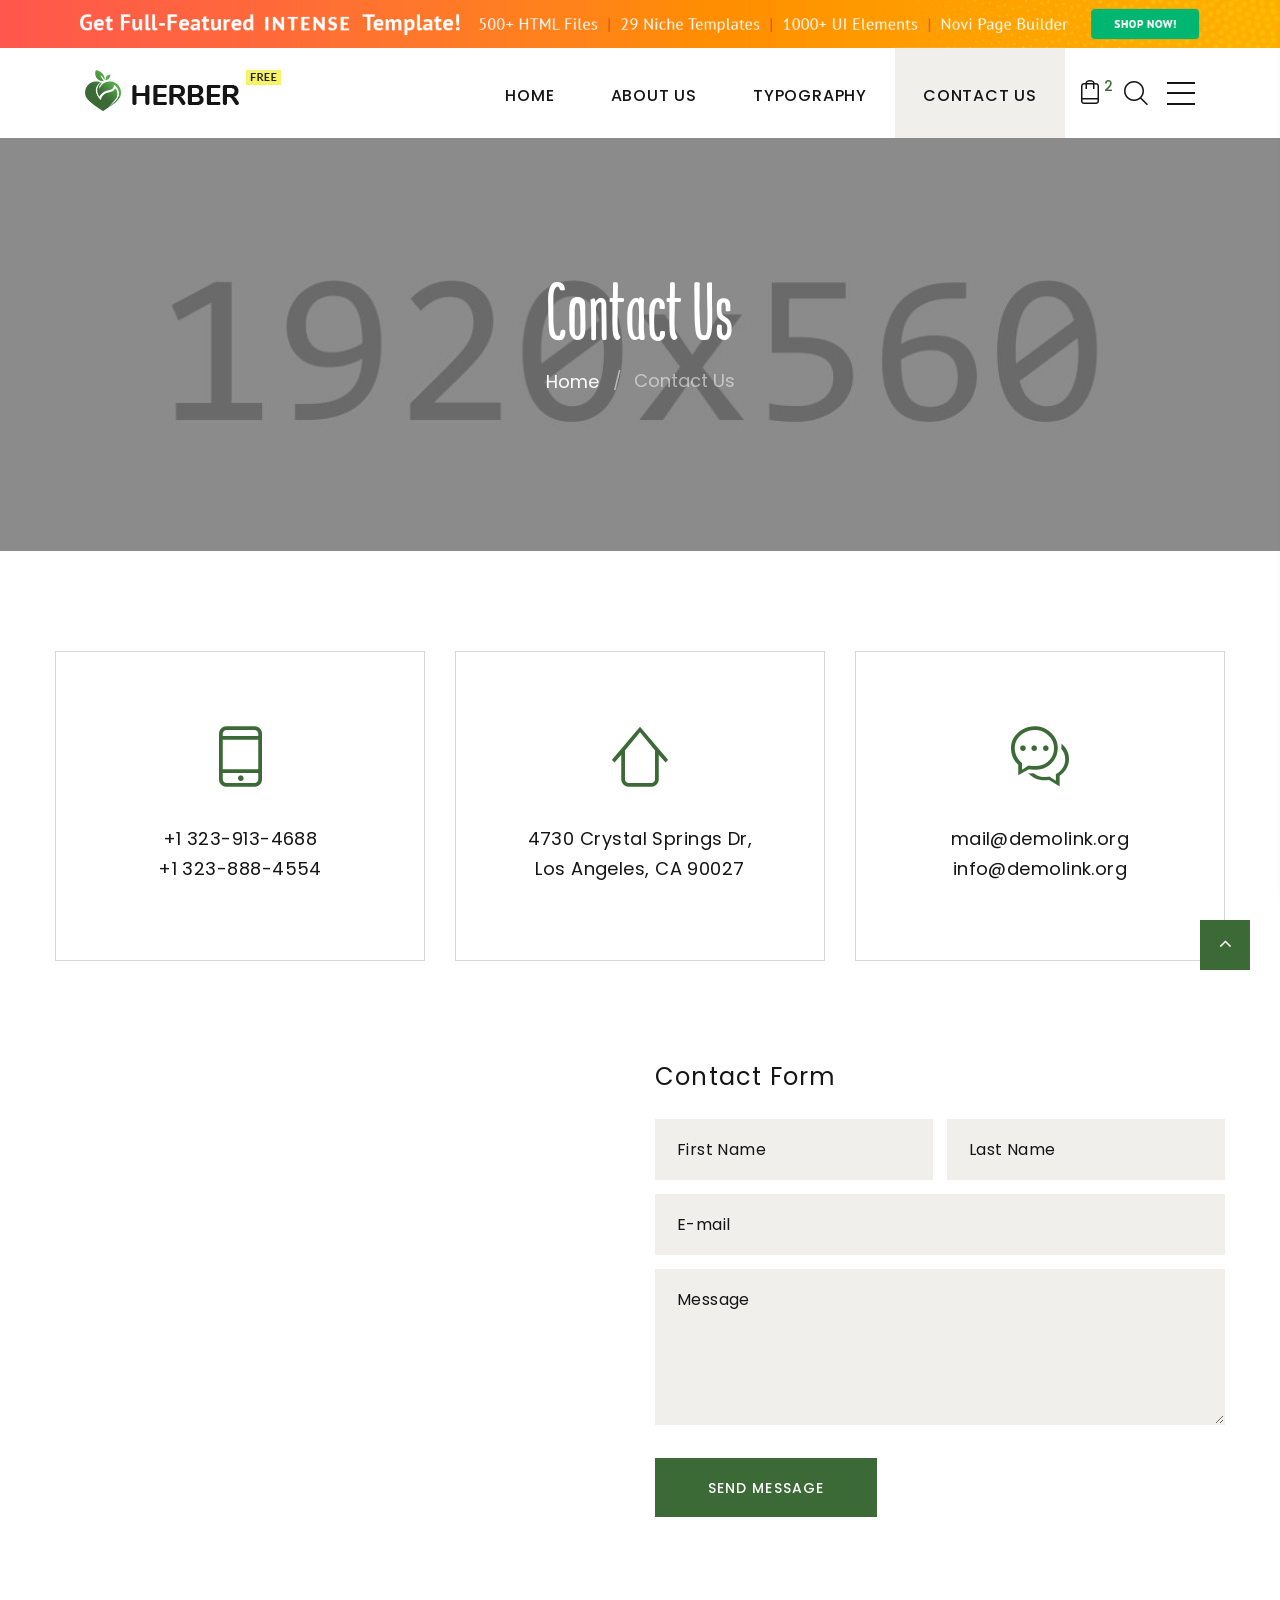
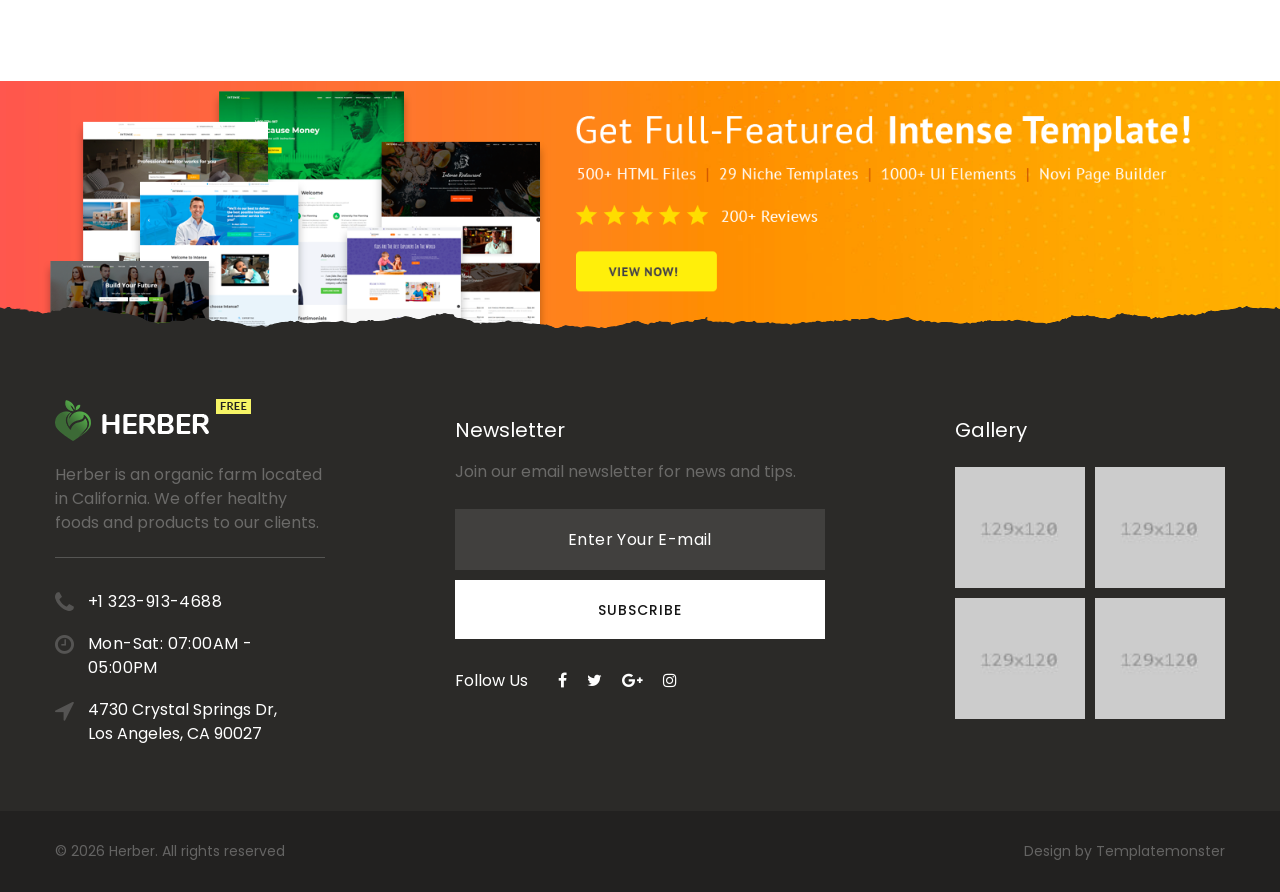
<file: unidad3/RECUPERACION_SANCHEZ_GONZALEZ_PATRICIA/site_para_trabajar/contact-us.html>
<!DOCTYPE html>
<html class="wide wow-animation" lang="en">
  <head>
    <title>Contact Us</title>
    <meta name="format-detection" content="telephone=no">
    <meta name="viewport" content="width=device-width, height=device-height, initial-scale=1.0, maximum-scale=1.0, user-scalable=0">
    <meta http-equiv="X-UA-Compatible" content="IE=edge">
    <meta charset="utf-8">
    <link rel="icon" href="images/favicon.ico" type="image/x-icon">
    <!-- Stylesheets-->
    <link rel="stylesheet" type="text/css" href="//fonts.googleapis.com/css?family=Poppins:300,400,500">
    <link rel="stylesheet" href="css/bootstrap.css">
    <link rel="stylesheet" href="css/fonts.css">
    <link rel="stylesheet" href="css/style.css">
    <!--[if lt IE 10]>
    <div style="background: #212121; padding: 10px 0; box-shadow: 3px 3px 5px 0 rgba(0,0,0,.3); clear: both; text-align:center; position: relative; z-index:1;"><a href="http://windows.microsoft.com/en-US/internet-explorer/"><img src="images/ie8-panel/warning_bar_0000_us.jpg" border="0" height="42" width="820" alt="You are using an outdated browser. For a faster, safer browsing experience, upgrade for free today."></a></div>
    <script src="js/html5shiv.min.js"></script>
    <![endif]-->
  </head>
  <body>
    <div class="preloader">
      <div class="preloader-body">
        <div class="cssload-container"><span></span><span></span><span></span><span></span>
        </div>
      </div>
    </div>
    <div class="page"><a class="section section-banner d-none d-xl-block" href="https://www.templatemonster.com/intense-multipurpose-html-template.html" style="background-image: url(images/banner/background-04-1920x60.jpg); background-image: -webkit-image-set( url(images/banner/background-04-1920x60.jpg) 1x, url(images/banner/background-04-3840x120.jpg) 2x )"><img src="images/banner/foreground-04-1600x60.png" srcset="images/banner/foreground-04-1600x60.png 1x, images/banner/foreground-04-3200x120.png 2x" alt="" width="1600" height="310"></a>
      <!-- Page Header-->
      <header class="section page-header">
        <!-- RD Navbar-->
        <div class="rd-navbar-wrap rd-navbar-modern-wrap">
          <nav class="rd-navbar rd-navbar-modern" data-layout="rd-navbar-fixed" data-sm-layout="rd-navbar-fixed" data-md-layout="rd-navbar-fixed" data-md-device-layout="rd-navbar-fixed" data-lg-layout="rd-navbar-static" data-lg-device-layout="rd-navbar-fixed" data-xl-layout="rd-navbar-static" data-xl-device-layout="rd-navbar-static" data-xxl-layout="rd-navbar-static" data-xxl-device-layout="rd-navbar-static" data-lg-stick-up-offset="46px" data-xl-stick-up-offset="46px" data-xxl-stick-up-offset="70px" data-lg-stick-up="true" data-xl-stick-up="true" data-xxl-stick-up="true">
            <div class="rd-navbar-main-outer">
              <div class="rd-navbar-main">
                <!-- RD Navbar Panel-->
                <div class="rd-navbar-panel">
                  <!-- RD Navbar Toggle-->
                  <button class="rd-navbar-toggle" data-rd-navbar-toggle=".rd-navbar-nav-wrap"><span></span></button>
                  <!-- RD Navbar Brand-->
                  <div class="rd-navbar-brand"><a class="brand" href="index.html"><img src="images/logo-default-196x47.png" alt="" width="196" height="47"/></a></div>
                </div>
                <div class="rd-navbar-main-element">
                  <div class="rd-navbar-nav-wrap">
                    <!-- RD Navbar Basket-->
                    <div class="rd-navbar-basket-wrap">
                      <button class="rd-navbar-basket fl-bigmug-line-shopping198" data-rd-navbar-toggle=".cart-inline"><span>2</span></button>
                      <div class="cart-inline">
                        <div class="cart-inline-header">
                          <h5 class="cart-inline-title">In cart:<span> 2</span> Products</h5>
                          <h6 class="cart-inline-title">Total price:<span> $800</span></h6>
                        </div>
                        <div class="cart-inline-body">
                          <div class="cart-inline-item">
                            <div class="unit align-items-center">
                              <div class="unit-left"><a class="cart-inline-figure" href="#"><img src="images/product-mini-1-108x100.png" alt="" width="108" height="100"/></a></div>
                              <div class="unit-body">
                                <h6 class="cart-inline-name"><a href="#">Blueberries</a></h6>
                                <div>
                                  <div class="group-xs group-inline-middle">
                                    <div class="table-cart-stepper">
                                      <input class="form-input" type="number" data-zeros="true" value="1" min="1" max="1000">
                                    </div>
                                    <h6 class="cart-inline-title">$550</h6>
                                  </div>
                                </div>
                              </div>
                            </div>
                          </div>
                          <div class="cart-inline-item">
                            <div class="unit align-items-center">
                              <div class="unit-left"><a class="cart-inline-figure" href="#"><img src="images/product-mini-2-108x100.png" alt="" width="108" height="100"/></a></div>
                              <div class="unit-body">
                                <h6 class="cart-inline-name"><a href="#">Avocados</a></h6>
                                <div>
                                  <div class="group-xs group-inline-middle">
                                    <div class="table-cart-stepper">
                                      <input class="form-input" type="number" data-zeros="true" value="1" min="1" max="1000">
                                    </div>
                                    <h6 class="cart-inline-title">$250</h6>
                                  </div>
                                </div>
                              </div>
                            </div>
                          </div>
                        </div>
                        <div class="cart-inline-footer">
                          <div class="group-sm"><a class="button button-md button-default-outline-2 button-wapasha" href="#">Go to cart</a><a class="button button-md button-primary button-pipaluk" href="#">Checkout</a></div>
                        </div>
                      </div>
                    </div><a class="rd-navbar-basket rd-navbar-basket-mobile fl-bigmug-line-shopping198" href="#"><span>2</span></a>
                    <!-- RD Navbar Search-->
                    <div class="rd-navbar-search">
                      <button class="rd-navbar-search-toggle" data-rd-navbar-toggle=".rd-navbar-search"><span></span></button>
                      <form class="rd-search" action="#">
                        <div class="form-wrap">
                          <label class="form-label" for="rd-navbar-search-form-input">Search...</label>
                          <input class="rd-navbar-search-form-input form-input" id="rd-navbar-search-form-input" type="text" name="search">
                          <button class="rd-search-form-submit fl-bigmug-line-search74" type="submit"></button>
                        </div>
                      </form>
                    </div>
                    <!-- RD Navbar Nav-->
                    <ul class="rd-navbar-nav">
                      <li class="rd-nav-item"><a class="rd-nav-link" href="index.html">Home</a>
                      </li>
                      <li class="rd-nav-item"><a class="rd-nav-link" href="about-us.html">About Us</a>
                      </li>
                      <li class="rd-nav-item"><a class="rd-nav-link" href="typography.html">Typography</a>
                      </li>
                      <li class="rd-nav-item active"><a class="rd-nav-link" href="contact-us.html">Contact Us</a>
                      </li>
                    </ul>
                  </div>
                  <div class="rd-navbar-project-hamburger" data-multitoggle=".rd-navbar-main" data-multitoggle-blur=".rd-navbar-wrap" data-multitoggle-isolate>
                    <div class="project-hamburger"><span class="project-hamburger-arrow-top"></span><span class="project-hamburger-arrow-center"></span><span class="project-hamburger-arrow-bottom"></span></div>
                    <div class="project-hamburger-2"><span class="project-hamburger-arrow"></span><span class="project-hamburger-arrow"></span><span class="project-hamburger-arrow"></span>
                    </div>
                    <div class="project-close"><span></span><span></span></div>
                  </div>
                </div>
                <div class="rd-navbar-project rd-navbar-modern-project">
                  <div class="rd-navbar-project-modern-header">
                    <h4 class="rd-navbar-project-modern-title">Get in Touch</h4>
                    <div class="rd-navbar-project-hamburger" data-multitoggle=".rd-navbar-main" data-multitoggle-blur=".rd-navbar-wrap" data-multitoggle-isolate>
                      <div class="project-close"><span></span><span></span></div>
                    </div>
                  </div>
                  <div class="rd-navbar-project-content rd-navbar-modern-project-content">
                    <div>
                      <p>We are always ready to provide you with fresh organic products for your home or office. Contact us to find out how we can help you.</p>
                      <div class="heading-6 subtitle">Our Contacts</div>
                      <div class="row row-10 gutters-10">
                        <div class="col-12"><img src="images/home-sidebar-394x255.jpg" alt="" width="394" height="255"/>
                        </div>
                      </div>
                      <ul class="rd-navbar-modern-contacts">
                        <li>
                          <div class="unit unit-spacing-sm">
                            <div class="unit-left"><span class="icon fa fa-phone"></span></div>
                            <div class="unit-body"><a class="link-phone" href="tel:#">+1 323-913-4688</a></div>
                          </div>
                        </li>
                        <li>
                          <div class="unit unit-spacing-sm">
                            <div class="unit-left"><span class="icon fa fa-location-arrow"></span></div>
                            <div class="unit-body"><a class="link-location" href="#">4730 Crystal Springs Dr, Los Angeles, CA 90027</a></div>
                          </div>
                        </li>
                        <li>
                          <div class="unit unit-spacing-sm">
                            <div class="unit-left"><span class="icon fa fa-envelope"></span></div>
                            <div class="unit-body"><a class="link-email" href="mailto:#">mail@demolink.org</a></div>
                          </div>
                        </li>
                      </ul>
                      <ul class="list-inline rd-navbar-modern-list-social">
                        <li><a class="icon fa fa-facebook" href="#"></a></li>
                        <li><a class="icon fa fa-twitter" href="#"></a></li>
                        <li><a class="icon fa fa-google-plus" href="#"></a></li>
                        <li><a class="icon fa fa-instagram" href="#"></a></li>
                        <li><a class="icon fa fa-pinterest" href="#"></a></li>
                      </ul>
                    </div>
                  </div>
                </div>
              </div>
            </div>
          </nav>
        </div>
      </header>
      <!-- Breadcrumbs -->
      <section class="breadcrumbs-custom-inset">
        <div class="breadcrumbs-custom context-dark bg-overlay-39">
          <div class="container">
            <h2 class="breadcrumbs-custom-title">Contact Us</h2>
            <ul class="breadcrumbs-custom-path">
              <li><a href="index.html">Home</a></li>
              <li class="active">Contact Us</li>
            </ul>
          </div>
          <div class="box-position" style="background-image: url(images/bg-breadcrumbs.jpg);"></div>
        </div>
      </section>
      <!-- Contact information-->
      <section class="section section-md section-first bg-default">
        <div class="container">
          <div class="row row-30 justify-content-center">
            <div class="col-sm-8 col-md-6 col-lg-4">
              <article class="box-contacts">
                <div class="box-contacts-body">
                  <div class="box-contacts-icon fl-bigmug-line-cellphone55"></div>
                  <div class="box-contacts-decor"></div>
                  <p class="box-contacts-link"><a href="tel:#">+1 323-913-4688</a></p>
                  <p class="box-contacts-link"><a href="tel:#">+1 323-888-4554</a></p>
                </div>
              </article>
            </div>
            <div class="col-sm-8 col-md-6 col-lg-4">
              <article class="box-contacts">
                <div class="box-contacts-body">
                  <div class="box-contacts-icon fl-bigmug-line-up104"></div>
                  <div class="box-contacts-decor"></div>
                  <p class="box-contacts-link"><a href="#">4730 Crystal Springs Dr, Los Angeles, CA 90027</a></p>
                </div>
              </article>
            </div>
            <div class="col-sm-8 col-md-6 col-lg-4">
              <article class="box-contacts">
                <div class="box-contacts-body">
                  <div class="box-contacts-icon fl-bigmug-line-chat55"></div>
                  <div class="box-contacts-decor"></div>
                  <p class="box-contacts-link"><a href="mailto:#">mail@demolink.org</a></p>
                  <p class="box-contacts-link"><a href="mailto:#">info@demolink.org</a></p>
                </div>
              </article>
            </div>
          </div>
        </div>
      </section>

      <!-- Contact Form and Gmap-->
      <section class="section section-md section-last bg-default text-md-left">
        <div class="container">
          <div class="row row-50">
            <div class="col-lg-6 section-map-small">
              <div class="google-map-container" data-center="9870 St Vincent Place, Glasgow, DC 45 Fr 45." data-zoom="5" data-icon="images/gmap_marker.png" data-icon-active="images/gmap_marker_active.png" data-styles="[{&quot;featureType&quot;:&quot;administrative&quot;,&quot;elementType&quot;:&quot;labels.text.fill&quot;,&quot;stylers&quot;:[{&quot;color&quot;:&quot;#444444&quot;}]},{&quot;featureType&quot;:&quot;landscape&quot;,&quot;elementType&quot;:&quot;all&quot;,&quot;stylers&quot;:[{&quot;color&quot;:&quot;#f2f2f2&quot;}]},{&quot;featureType&quot;:&quot;poi&quot;,&quot;elementType&quot;:&quot;all&quot;,&quot;stylers&quot;:[{&quot;visibility&quot;:&quot;off&quot;}]},{&quot;featureType&quot;:&quot;poi.business&quot;,&quot;elementType&quot;:&quot;geometry.fill&quot;,&quot;stylers&quot;:[{&quot;visibility&quot;:&quot;on&quot;}]},{&quot;featureType&quot;:&quot;road&quot;,&quot;elementType&quot;:&quot;all&quot;,&quot;stylers&quot;:[{&quot;saturation&quot;:-100},{&quot;lightness&quot;:45}]},{&quot;featureType&quot;:&quot;road.highway&quot;,&quot;elementType&quot;:&quot;all&quot;,&quot;stylers&quot;:[{&quot;visibility&quot;:&quot;simplified&quot;}]},{&quot;featureType&quot;:&quot;road.arterial&quot;,&quot;elementType&quot;:&quot;labels.icon&quot;,&quot;stylers&quot;:[{&quot;visibility&quot;:&quot;off&quot;}]},{&quot;featureType&quot;:&quot;transit&quot;,&quot;elementType&quot;:&quot;all&quot;,&quot;stylers&quot;:[{&quot;visibility&quot;:&quot;off&quot;}]},{&quot;featureType&quot;:&quot;water&quot;,&quot;elementType&quot;:&quot;all&quot;,&quot;stylers&quot;:[{&quot;color&quot;:&quot;#b4d4e1&quot;},{&quot;visibility&quot;:&quot;on&quot;}]}]">
                <div class="google-map"></div>
                <ul class="google-map-markers">
                  <li data-location="9870 St Vincent Place, Glasgow, DC 45 Fr 45." data-description="9870 St Vincent Place, Glasgow"></li>
                </ul>
              </div>
            </div>
            <div class="col-lg-6">
              <h4 class="text-spacing-50">Contact Form</h4>
              <form class="rd-form rd-mailform" data-form-output="form-output-global" data-form-type="contact" method="post" action="bat/rd-mailform.php">
                <div class="row row-14 gutters-14">
                  <div class="col-sm-6">
                    <div class="form-wrap">
                      <input class="form-input" id="contact-first-name" type="text" name="name" data-constraints="@Required">
                      <label class="form-label" for="contact-first-name">First Name</label>
                    </div>
                  </div>
                  <div class="col-sm-6">
                    <div class="form-wrap">
                      <input class="form-input" id="contact-last-name" type="text" name="name" data-constraints="@Required">
                      <label class="form-label" for="contact-last-name">Last Name</label>
                    </div>
                  </div>
                  <div class="col-12">
                    <div class="form-wrap">
                      <input class="form-input" id="contact-email" type="email" name="email" data-constraints="@Email @Required">
                      <label class="form-label" for="contact-email">E-mail</label>
                    </div>
                  </div>
                  <div class="col-12">
                    <div class="form-wrap">
                      <label class="form-label" for="contact-message">Message</label>
                      <textarea class="form-input" id="contact-message" name="message" data-constraints="@Required"></textarea>
                    </div>
                  </div>
                </div>
                <button class="button button-primary button-pipaluk" type="submit">Send Message</button>
              </form>
            </div>
          </div>
        </div>
      </section>
<a class="section section-banner" href="https://www.templatemonster.com/intense-multipurpose-html-template.html" style="background-image: url(images/banner/background-03-1920x310.jpg); background-image: -webkit-image-set( url(images/banner/background-03-1920x310.jpg) 1x, url(images/banner/background-03-3840x620.jpg) 2x )"><img src="images/banner/foreground-03-1600x310.png" srcset="images/banner/foreground-03-1600x310.png 1x, images/banner/foreground-03-3200x620.png 2x" alt="" width="1600" height="310"></a>
      <!-- Page Footer-->
      <footer class="section footer-variant-2 footer-modern context-dark section-top-image section-top-image-dark">
        <div class="footer-variant-2-content">
          <div class="container">
            <div class="row row-40 justify-content-between">
              <div class="col-sm-6 col-lg-4 col-xl-3">
                <div class="oh-desktop">
                  <div class="wow slideInRight" data-wow-delay="0s">
                    <div class="footer-brand"><a href="index.html"><img src="images/logo-inverse-196x42.png" alt="" width="196" height="42"/></a></div>
                    <p>Herber is an organic farm located in California. We offer healthy foods and products to our clients.</p>
                    <ul class="footer-contacts d-inline-block d-md-block">
                      <li>
                        <div class="unit unit-spacing-xs">
                          <div class="unit-left"><span class="icon fa fa-phone"></span></div>
                          <div class="unit-body"><a class="link-phone" href="tel:#">+1 323-913-4688</a></div>
                        </div>
                      </li>
                      <li>
                        <div class="unit unit-spacing-xs">
                          <div class="unit-left"><span class="icon fa fa-clock-o"></span></div>
                          <div class="unit-body">
                            <p>Mon-Sat: 07:00AM - 05:00PM</p>
                          </div>
                        </div>
                      </li>
                      <li>
                        <div class="unit unit-spacing-xs">
                          <div class="unit-left"><span class="icon fa fa-location-arrow"></span></div>
                          <div class="unit-body"><a class="link-location" href="#">4730 Crystal Springs Dr, Los Angeles, CA 90027</a></div>
                        </div>
                      </li>
                    </ul>
                  </div>
                </div>
              </div>
              <div class="col-sm-6 col-lg-4 col-xl-4">
                <div class="oh-desktop">
                  <div class="inset-top-18 wow slideInDown" data-wow-delay="0s">
                    <h5>Newsletter</h5>
                    <p>Join our email newsletter for news and tips.</p>
                    <form class="rd-form rd-mailform" data-form-output="form-output-global" data-form-type="subscribe" method="post" action="bat/rd-mailform.php">
                      <div class="form-wrap">
                        <input class="form-input" id="subscribe-form-5-email" type="email" name="email" data-constraints="@Email @Required">
                        <label class="form-label" for="subscribe-form-5-email">Enter Your E-mail</label>
                      </div>
                      <button class="button button-block button-white" type="submit">Subscribe</button>
                    </form>
                    <div class="group-lg group-middle">
                      <p class="text-white">Follow Us</p>
                      <div>
                        <ul class="list-inline list-inline-sm footer-social-list-2">
                          <li><a class="icon fa fa-facebook" href="#"></a></li>
                          <li><a class="icon fa fa-twitter" href="#"></a></li>
                          <li><a class="icon fa fa-google-plus" href="#"></a></li>
                          <li><a class="icon fa fa-instagram" href="#"></a></li>
                        </ul>
                      </div>
                    </div>
                  </div>
                </div>
              </div>
              <div class="col-lg-3 col-xl-3">
                <div class="oh-desktop">
                  <div class="inset-top-18 wow slideInLeft" data-wow-delay="0s">
                    <h5>Gallery</h5>
                    <div class="row row-10 gutters-10" data-lightgallery="group">
                      <div class="col-6 col-sm-3 col-lg-6">
                        <!-- Thumbnail Classic-->
                        <article class="thumbnail thumbnail-mary">
                          <div class="thumbnail-mary-figure"><img src="images/gallery-image-1-129x120.jpg" alt="" width="129" height="120"/>
                          </div>
                          <div class="thumbnail-mary-caption"><a class="icon fl-bigmug-line-zoom60" href="images/gallery-original-7-800x1200.jpg" data-lightgallery="item"><img src="images/gallery-image-1-129x120.jpg" alt="" width="129" height="120"/></a>
                          </div>
                        </article>
                      </div>
                      <div class="col-6 col-sm-3 col-lg-6">
                        <!-- Thumbnail Classic-->
                        <article class="thumbnail thumbnail-mary">
                          <div class="thumbnail-mary-figure"><img src="images/gallery-image-2-129x120.jpg" alt="" width="129" height="120"/>
                          </div>
                          <div class="thumbnail-mary-caption"><a class="icon fl-bigmug-line-zoom60" href="images/gallery-original-8-1200x800.jpg" data-lightgallery="item"><img src="images/gallery-image-2-129x120.jpg" alt="" width="129" height="120"/></a>
                          </div>
                        </article>
                      </div>
                      <div class="col-6 col-sm-3 col-lg-6">
                        <!-- Thumbnail Classic-->
                        <article class="thumbnail thumbnail-mary">
                          <div class="thumbnail-mary-figure"><img src="images/gallery-image-3-129x120.jpg" alt="" width="129" height="120"/>
                          </div>
                          <div class="thumbnail-mary-caption"><a class="icon fl-bigmug-line-zoom60" href="images/gallery-original-9-800x1200.jpg" data-lightgallery="item"><img src="images/gallery-image-3-129x120.jpg" alt="" width="129" height="120"/></a>
                          </div>
                        </article>
                      </div>
                      <div class="col-6 col-sm-3 col-lg-6">
                        <!-- Thumbnail Classic-->
                        <article class="thumbnail thumbnail-mary">
                          <div class="thumbnail-mary-figure"><img src="images/gallery-image-4-129x120.jpg" alt="" width="129" height="120"/>
                          </div>
                          <div class="thumbnail-mary-caption"><a class="icon fl-bigmug-line-zoom60" href="images/gallery-original-10-1200x800.jpg" data-lightgallery="item"><img src="images/gallery-image-4-129x120.jpg" alt="" width="129" height="120"/></a>
                          </div>
                        </article>
                      </div>
                    </div>
                  </div>
                </div>
              </div>
            </div>
          </div>
        </div>
        <div class="footer-variant-2-bottom-panel">
          <div class="container">
            <!-- Rights-->
            <div class="group-sm group-sm-justify">
              <p class="rights"><span>&copy;&nbsp;</span><span class="copyright-year"></span> <span>Herber</span>. All rights reserved
              </p>
              <p class="rights">Design&nbsp;by&nbsp;<a href="https://www.templatemonster.com/">Templatemonster</a></p>
            </div>
          </div>
        </div>
      </footer>
    </div>
    <!-- Global Mailform Output-->
    <div class="snackbars" id="form-output-global"></div>
    <!-- Javascript-->
    <script src="js/core.min.js"></script>
    <script src="js/script.js"></script>
  </body>
</html>
</file>
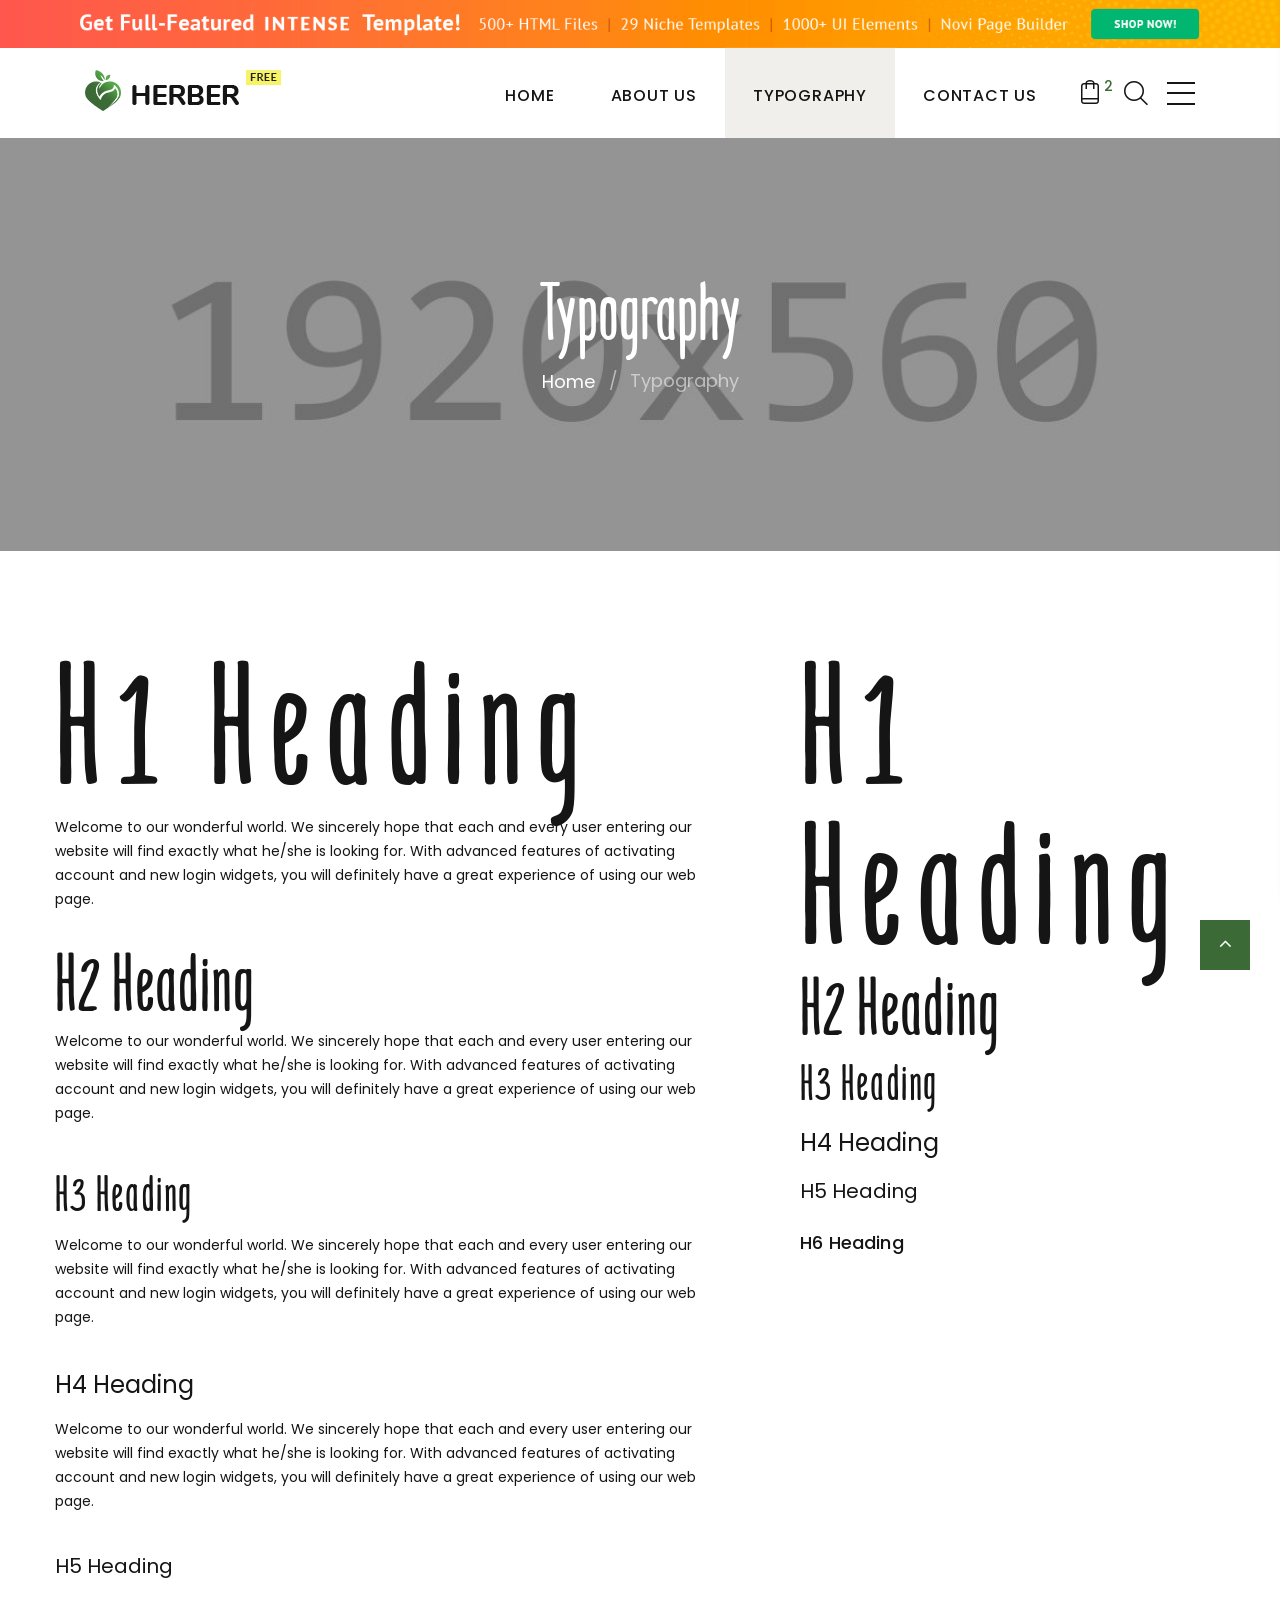
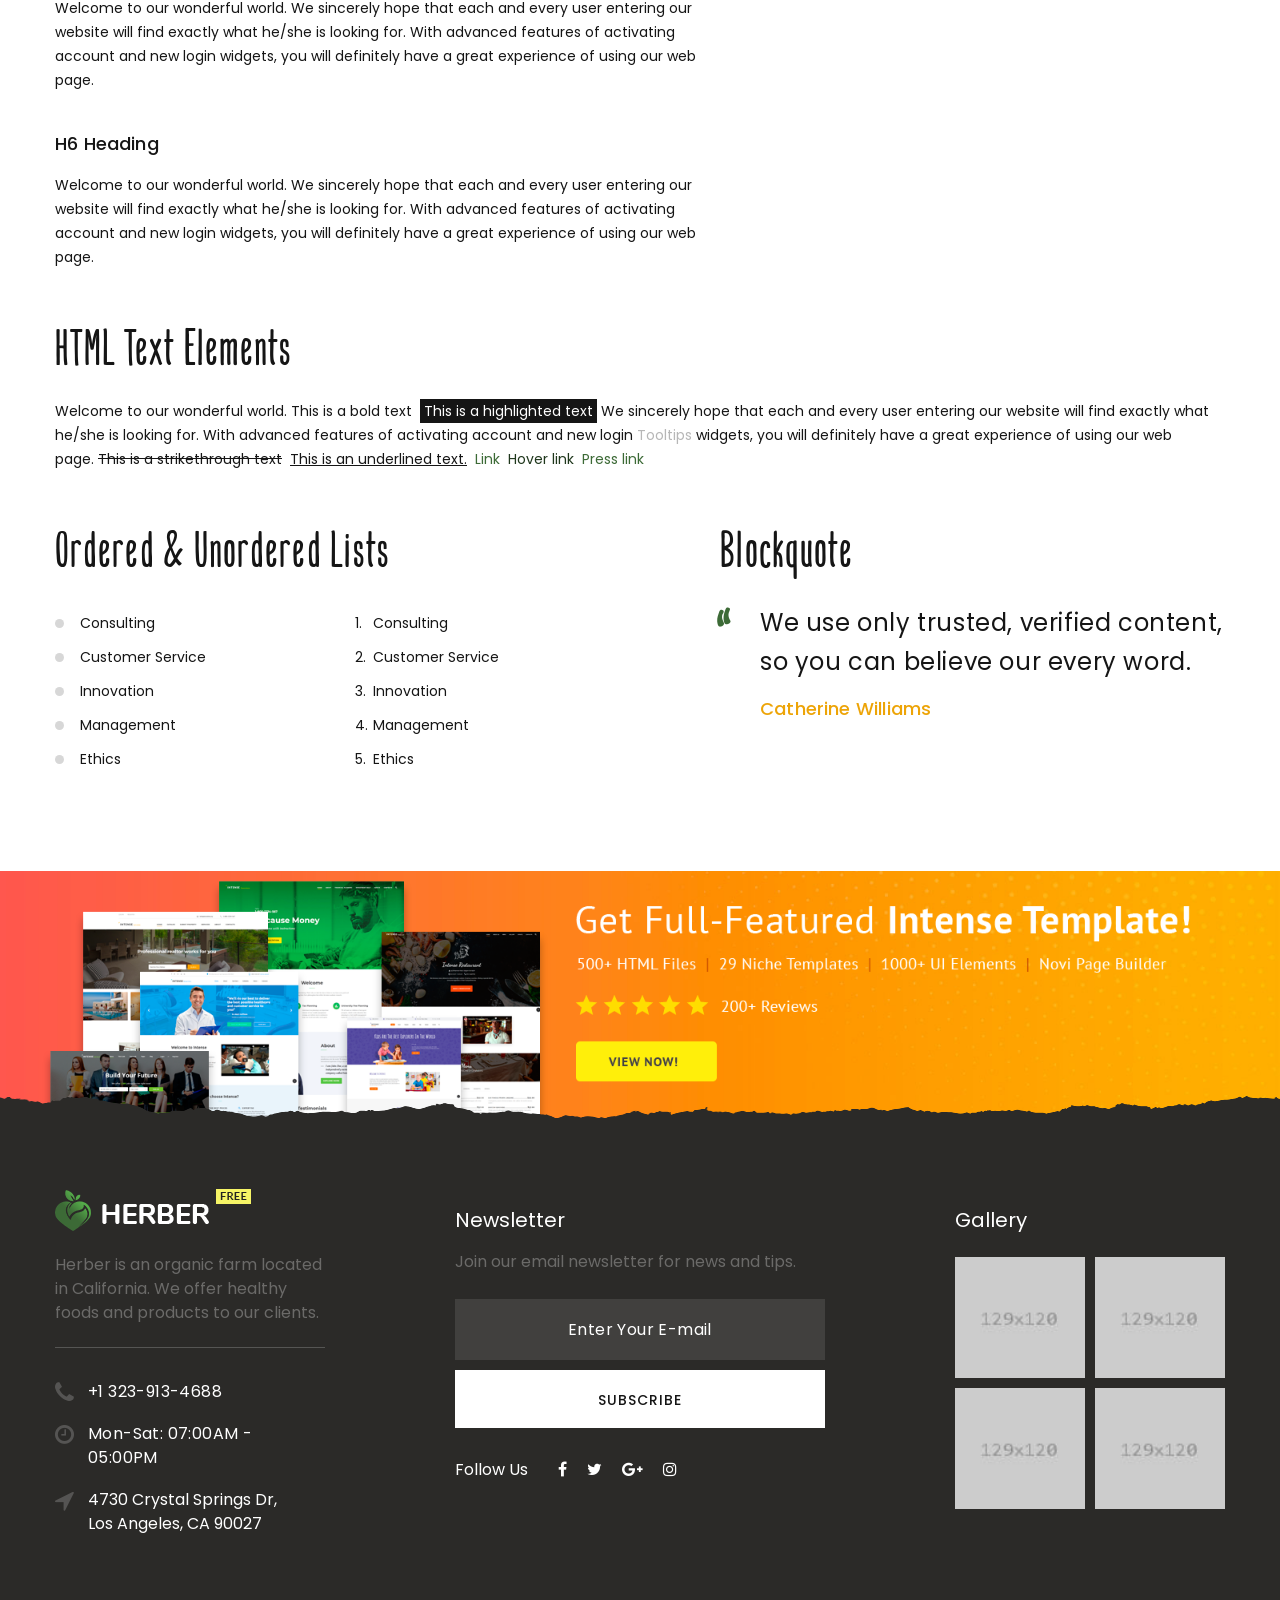
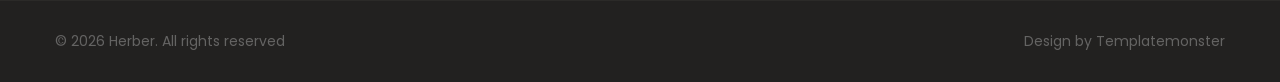
<file: unidad3/RECUPERACION_SANCHEZ_GONZALEZ_PATRICIA/site_para_trabajar/typography.html>
<!DOCTYPE html>
<html class="wide wow-animation" lang="en">
  <head>
    <title>Typography</title>
    <meta name="format-detection" content="telephone=no">
    <meta name="viewport" content="width=device-width, height=device-height, initial-scale=1.0, maximum-scale=1.0, user-scalable=0">
    <meta http-equiv="X-UA-Compatible" content="IE=edge">
    <meta charset="utf-8">
    <link rel="icon" href="images/favicon.ico" type="image/x-icon">
    <!-- Stylesheets-->
    <link rel="stylesheet" type="text/css" href="//fonts.googleapis.com/css?family=Poppins:300,400,500">
    <link rel="stylesheet" href="css/bootstrap.css">
    <link rel="stylesheet" href="css/fonts.css">
    <link rel="stylesheet" href="css/style.css">
    <!--[if lt IE 10]>
    <div style="background: #212121; padding: 10px 0; box-shadow: 3px 3px 5px 0 rgba(0,0,0,.3); clear: both; text-align:center; position: relative; z-index:1;"><a href="http://windows.microsoft.com/en-US/internet-explorer/"><img src="images/ie8-panel/warning_bar_0000_us.jpg" border="0" height="42" width="820" alt="You are using an outdated browser. For a faster, safer browsing experience, upgrade for free today."></a></div>
    <script src="js/html5shiv.min.js"></script>
    <![endif]-->
  </head>
  <body>
    <div class="preloader">
      <div class="preloader-body">
        <div class="cssload-container"><span></span><span></span><span></span><span></span>
        </div>
      </div>
    </div>
    <div class="page"><a class="section section-banner d-none d-xl-block" href="https://www.templatemonster.com/intense-multipurpose-html-template.html" style="background-image: url(images/banner/background-04-1920x60.jpg); background-image: -webkit-image-set( url(images/banner/background-04-1920x60.jpg) 1x, url(images/banner/background-04-3840x120.jpg) 2x )"><img src="images/banner/foreground-04-1600x60.png" srcset="images/banner/foreground-04-1600x60.png 1x, images/banner/foreground-04-3200x120.png 2x" alt="" width="1600" height="310"></a>
      <!-- Page Header-->
      <header class="section page-header">
        <!-- RD Navbar-->
        <div class="rd-navbar-wrap rd-navbar-modern-wrap">
          <nav class="rd-navbar rd-navbar-modern" data-layout="rd-navbar-fixed" data-sm-layout="rd-navbar-fixed" data-md-layout="rd-navbar-fixed" data-md-device-layout="rd-navbar-fixed" data-lg-layout="rd-navbar-static" data-lg-device-layout="rd-navbar-fixed" data-xl-layout="rd-navbar-static" data-xl-device-layout="rd-navbar-static" data-xxl-layout="rd-navbar-static" data-xxl-device-layout="rd-navbar-static" data-lg-stick-up-offset="46px" data-xl-stick-up-offset="46px" data-xxl-stick-up-offset="70px" data-lg-stick-up="true" data-xl-stick-up="true" data-xxl-stick-up="true">
            <div class="rd-navbar-main-outer">
              <div class="rd-navbar-main">
                <!-- RD Navbar Panel-->
                <div class="rd-navbar-panel">
                  <!-- RD Navbar Toggle-->
                  <button class="rd-navbar-toggle" data-rd-navbar-toggle=".rd-navbar-nav-wrap"><span></span></button>
                  <!-- RD Navbar Brand-->
                  <div class="rd-navbar-brand"><a class="brand" href="index.html"><img src="images/logo-default-196x47.png" alt="" width="196" height="47"/></a></div>
                </div>
                <div class="rd-navbar-main-element">
                  <div class="rd-navbar-nav-wrap">
                    <!-- RD Navbar Basket-->
                    <div class="rd-navbar-basket-wrap">
                      <button class="rd-navbar-basket fl-bigmug-line-shopping198" data-rd-navbar-toggle=".cart-inline"><span>2</span></button>
                      <div class="cart-inline">
                        <div class="cart-inline-header">
                          <h5 class="cart-inline-title">In cart:<span> 2</span> Products</h5>
                          <h6 class="cart-inline-title">Total price:<span> $800</span></h6>
                        </div>
                        <div class="cart-inline-body">
                          <div class="cart-inline-item">
                            <div class="unit align-items-center">
                              <div class="unit-left"><a class="cart-inline-figure" href="#"><img src="images/product-mini-1-108x100.png" alt="" width="108" height="100"/></a></div>
                              <div class="unit-body">
                                <h6 class="cart-inline-name"><a href="#">Blueberries</a></h6>
                                <div>
                                  <div class="group-xs group-inline-middle">
                                    <div class="table-cart-stepper">
                                      <input class="form-input" type="number" data-zeros="true" value="1" min="1" max="1000">
                                    </div>
                                    <h6 class="cart-inline-title">$550</h6>
                                  </div>
                                </div>
                              </div>
                            </div>
                          </div>
                          <div class="cart-inline-item">
                            <div class="unit align-items-center">
                              <div class="unit-left"><a class="cart-inline-figure" href="#"><img src="images/product-mini-2-108x100.png" alt="" width="108" height="100"/></a></div>
                              <div class="unit-body">
                                <h6 class="cart-inline-name"><a href="#">Avocados</a></h6>
                                <div>
                                  <div class="group-xs group-inline-middle">
                                    <div class="table-cart-stepper">
                                      <input class="form-input" type="number" data-zeros="true" value="1" min="1" max="1000">
                                    </div>
                                    <h6 class="cart-inline-title">$250</h6>
                                  </div>
                                </div>
                              </div>
                            </div>
                          </div>
                        </div>
                        <div class="cart-inline-footer">
                          <div class="group-sm"><a class="button button-md button-default-outline-2 button-wapasha" href="#">Go to cart</a><a class="button button-md button-primary button-pipaluk" href="#">Checkout</a></div>
                        </div>
                      </div>
                    </div><a class="rd-navbar-basket rd-navbar-basket-mobile fl-bigmug-line-shopping198" href="#"><span>2</span></a>
                    <!-- RD Navbar Search-->
                    <div class="rd-navbar-search">
                      <button class="rd-navbar-search-toggle" data-rd-navbar-toggle=".rd-navbar-search"><span></span></button>
                      <form class="rd-search" action="#">
                        <div class="form-wrap">
                          <label class="form-label" for="rd-navbar-search-form-input">Search...</label>
                          <input class="rd-navbar-search-form-input form-input" id="rd-navbar-search-form-input" type="text" name="search">
                          <button class="rd-search-form-submit fl-bigmug-line-search74" type="submit"></button>
                        </div>
                      </form>
                    </div>
                    <!-- RD Navbar Nav-->
                    <ul class="rd-navbar-nav">
                      <li class="rd-nav-item"><a class="rd-nav-link" href="index.html">Home</a>
                      </li>
                      <li class="rd-nav-item"><a class="rd-nav-link" href="about-us.html">About Us</a>
                      </li>
                      <li class="rd-nav-item active"><a class="rd-nav-link" href="typography.html">Typography</a>
                      </li>
                      <li class="rd-nav-item"><a class="rd-nav-link" href="contact-us.html">Contact Us</a>
                      </li>
                    </ul>
                  </div>
                  <div class="rd-navbar-project-hamburger" data-multitoggle=".rd-navbar-main" data-multitoggle-blur=".rd-navbar-wrap" data-multitoggle-isolate>
                    <div class="project-hamburger"><span class="project-hamburger-arrow-top"></span><span class="project-hamburger-arrow-center"></span><span class="project-hamburger-arrow-bottom"></span></div>
                    <div class="project-hamburger-2"><span class="project-hamburger-arrow"></span><span class="project-hamburger-arrow"></span><span class="project-hamburger-arrow"></span>
                    </div>
                    <div class="project-close"><span></span><span></span></div>
                  </div>
                </div>
                <div class="rd-navbar-project rd-navbar-modern-project">
                  <div class="rd-navbar-project-modern-header">
                    <h4 class="rd-navbar-project-modern-title">Get in Touch</h4>
                    <div class="rd-navbar-project-hamburger" data-multitoggle=".rd-navbar-main" data-multitoggle-blur=".rd-navbar-wrap" data-multitoggle-isolate>
                      <div class="project-close"><span></span><span></span></div>
                    </div>
                  </div>
                  <div class="rd-navbar-project-content rd-navbar-modern-project-content">
                    <div>
                      <p>We are always ready to provide you with fresh organic products for your home or office. Contact us to find out how we can help you.</p>
                      <div class="heading-6 subtitle">Our Contacts</div>
                      <div class="row row-10 gutters-10">
                        <div class="col-12"><img src="images/home-sidebar-394x255.jpg" alt="" width="394" height="255"/>
                        </div>
                      </div>
                      <ul class="rd-navbar-modern-contacts">
                        <li>
                          <div class="unit unit-spacing-sm">
                            <div class="unit-left"><span class="icon fa fa-phone"></span></div>
                            <div class="unit-body"><a class="link-phone" href="tel:#">+1 323-913-4688</a></div>
                          </div>
                        </li>
                        <li>
                          <div class="unit unit-spacing-sm">
                            <div class="unit-left"><span class="icon fa fa-location-arrow"></span></div>
                            <div class="unit-body"><a class="link-location" href="#">4730 Crystal Springs Dr, Los Angeles, CA 90027</a></div>
                          </div>
                        </li>
                        <li>
                          <div class="unit unit-spacing-sm">
                            <div class="unit-left"><span class="icon fa fa-envelope"></span></div>
                            <div class="unit-body"><a class="link-email" href="mailto:#">mail@demolink.org</a></div>
                          </div>
                        </li>
                      </ul>
                      <ul class="list-inline rd-navbar-modern-list-social">
                        <li><a class="icon fa fa-facebook" href="#"></a></li>
                        <li><a class="icon fa fa-twitter" href="#"></a></li>
                        <li><a class="icon fa fa-google-plus" href="#"></a></li>
                        <li><a class="icon fa fa-instagram" href="#"></a></li>
                        <li><a class="icon fa fa-pinterest" href="#"></a></li>
                      </ul>
                    </div>
                  </div>
                </div>
              </div>
            </div>
          </nav>
        </div>
      </header>
      <!-- Breadcrumbs -->
      <section class="breadcrumbs-custom-inset">
        <div class="breadcrumbs-custom context-dark bg-overlay-33">
          <div class="container">
            <h2 class="breadcrumbs-custom-title">Typography</h2>
            <ul class="breadcrumbs-custom-path">
              <li><a href="index.html">Home</a></li>
              <li class="active">Typography</li>
            </ul>
          </div>
          <div class="box-position" style="background-image: url(images/bg-breadcrumbs.jpg);"></div>
        </div>
      </section>
      <!-- Base typography-->
      <section class="section section-sm section-first bg-default text-left">
        <div class="container">
          <div class="row row-40 flex-lg-row-reverse justify-content-xl-between">
            <div class="col-xl-5 d-none d-xl-block">
              <div class="offset-left-xl-45">
                <h1>H1 Heading</h1>
                <h2>H2 Heading</h2>
                <h3>H3 Heading</h3>
                <h4>H4 Heading</h4>
                <h5>H5 Heading</h5>
                <h6>H6 Heading</h6>
              </div>
            </div>
            <div class="col-xl-7">
              <ul class="list-xl box-typography">
                <li>
                  <h1>H1 Heading</h1>
                  <p>Welcome to our wonderful world. We sincerely hope that each and every user entering our website will find exactly what he/she is looking for. With advanced features of activating account and new login widgets, you will definitely have a great experience of using our web page.</p>
                </li>
                <li>
                  <h2>H2 Heading</h2>
                  <p>Welcome to our wonderful world. We sincerely hope that each and every user entering our website will find exactly what he/she is looking for. With advanced features of activating account and new login widgets, you will definitely have a great experience of using our web page.</p>
                </li>
                <li>
                  <h3>H3 Heading</h3>
                  <p>Welcome to our wonderful world. We sincerely hope that each and every user entering our website will find exactly what he/she is looking for. With advanced features of activating account and new login widgets, you will definitely have a great experience of using our web page.</p>
                </li>
                <li>
                  <h4>H4 Heading</h4>
                  <p>Welcome to our wonderful world. We sincerely hope that each and every user entering our website will find exactly what he/she is looking for. With advanced features of activating account and new login widgets, you will definitely have a great experience of using our web page.</p>
                </li>
                <li>
                  <h5>H5 Heading</h5>
                  <p>Welcome to our wonderful world. We sincerely hope that each and every user entering our website will find exactly what he/she is looking for. With advanced features of activating account and new login widgets, you will definitely have a great experience of using our web page.</p>
                </li>
                <li>
                  <h6>H6 Heading</h6>
                  <p>Welcome to our wonderful world. We sincerely hope that each and every user entering our website will find exactly what he/she is looking for. With advanced features of activating account and new login widgets, you will definitely have a great experience of using our web page.</p>
                </li>
              </ul>
            </div>
          </div>
        </div>
      </section>

      <!-- HTML Text Elements-->
      <section class="section section-sm bg-default text-left">
        <div class="container">
          <h3>HTML Text Elements</h3>
          <p class="text-block">Welcome to our wonderful world. This is a bold text
            <mark>This is a highlighted text</mark>We sincerely hope that each and every user entering our website will find exactly what he/she is looking for. With advanced features of activating account and new login<span class="tooltip-custom" data-toggle="tooltip" data-placement="top" title="Default text">Tooltips</span>widgets, you will definitely have a great experience of using our web page.<span class="text-strike">This is a strikethrough text</span><span class="text-underline">This is an underlined text.</span><a href="#">Link</a><a class="link-hover" href="#">Hover link</a><a class="link-active" href="#">Press link</a>
          </p>
        </div>
      </section>

      <!-- Lists and Blockquote-->
      <section class="section section-sm section-last bg-default text-left">
        <div class="container">
          <div class="row row-60 row-md-80 row-lg-90">
            <div class="col-lg-8 col-xl-6">
              <h3>Ordered & Unordered Lists</h3>
              <div class="row row-sm row-30">
                <div class="col-sm-6">
                  <ul class="list-marked">
                    <li>Consulting</li>
                    <li>Customer Service</li>
                    <li>Innovation</li>
                    <li>Management</li>
                    <li>Ethics</li>
                  </ul>
                </div>
                <div class="col-sm-6">
                  <ol class="list-ordered">
                    <li>Consulting</li>
                    <li>Customer Service</li>
                    <li>Innovation</li>
                    <li>Management</li>
                    <li>Ethics</li>
                  </ol>
                </div>
              </div>
            </div>
            <div class="col-lg-8 col-xl-6">
              <div class="offset-left-xl-65">
                <h3>Blockquote</h3>
                <!-- Quote Classic-->
                <article class="quote-classic">
                  <div class="quote-classic-text">
                    <p class="q">We use only trusted, verified content, so you can believe our every word.</p>
                  </div>
                  <h6 class="quote-classic-cite">Catherine Williams</h6>
                </article>
              </div>
            </div>
          </div>
        </div>
      </section>
<a class="section section-banner" href="https://www.templatemonster.com/intense-multipurpose-html-template.html" style="background-image: url(images/banner/background-03-1920x310.jpg); background-image: -webkit-image-set( url(images/banner/background-03-1920x310.jpg) 1x, url(images/banner/background-03-3840x620.jpg) 2x )"><img src="images/banner/foreground-03-1600x310.png" srcset="images/banner/foreground-03-1600x310.png 1x, images/banner/foreground-03-3200x620.png 2x" alt="" width="1600" height="310"></a>
      <!-- Page Footer-->
      <footer class="section footer-variant-2 footer-modern context-dark section-top-image section-top-image-dark">
        <div class="footer-variant-2-content">
          <div class="container">
            <div class="row row-40 justify-content-between">
              <div class="col-sm-6 col-lg-4 col-xl-3">
                <div class="oh-desktop">
                  <div class="wow slideInRight" data-wow-delay="0s">
                    <div class="footer-brand"><a href="index.html"><img src="images/logo-inverse-196x42.png" alt="" width="196" height="42"/></a></div>
                    <p>Herber is an organic farm located in California. We offer healthy foods and products to our clients.</p>
                    <ul class="footer-contacts d-inline-block d-md-block">
                      <li>
                        <div class="unit unit-spacing-xs">
                          <div class="unit-left"><span class="icon fa fa-phone"></span></div>
                          <div class="unit-body"><a class="link-phone" href="tel:#">+1 323-913-4688</a></div>
                        </div>
                      </li>
                      <li>
                        <div class="unit unit-spacing-xs">
                          <div class="unit-left"><span class="icon fa fa-clock-o"></span></div>
                          <div class="unit-body">
                            <p>Mon-Sat: 07:00AM - 05:00PM</p>
                          </div>
                        </div>
                      </li>
                      <li>
                        <div class="unit unit-spacing-xs">
                          <div class="unit-left"><span class="icon fa fa-location-arrow"></span></div>
                          <div class="unit-body"><a class="link-location" href="#">4730 Crystal Springs Dr, Los Angeles, CA 90027</a></div>
                        </div>
                      </li>
                    </ul>
                  </div>
                </div>
              </div>
              <div class="col-sm-6 col-lg-4 col-xl-4">
                <div class="oh-desktop">
                  <div class="inset-top-18 wow slideInDown" data-wow-delay="0s">
                    <h5>Newsletter</h5>
                    <p>Join our email newsletter for news and tips.</p>
                    <form class="rd-form rd-mailform" data-form-output="form-output-global" data-form-type="subscribe" method="post" action="bat/rd-mailform.php">
                      <div class="form-wrap">
                        <input class="form-input" id="subscribe-form-5-email" type="email" name="email" data-constraints="@Email @Required">
                        <label class="form-label" for="subscribe-form-5-email">Enter Your E-mail</label>
                      </div>
                      <button class="button button-block button-white" type="submit">Subscribe</button>
                    </form>
                    <div class="group-lg group-middle">
                      <p class="text-white">Follow Us</p>
                      <div>
                        <ul class="list-inline list-inline-sm footer-social-list-2">
                          <li><a class="icon fa fa-facebook" href="#"></a></li>
                          <li><a class="icon fa fa-twitter" href="#"></a></li>
                          <li><a class="icon fa fa-google-plus" href="#"></a></li>
                          <li><a class="icon fa fa-instagram" href="#"></a></li>
                        </ul>
                      </div>
                    </div>
                  </div>
                </div>
              </div>
              <div class="col-lg-3 col-xl-3">
                <div class="oh-desktop">
                  <div class="inset-top-18 wow slideInLeft" data-wow-delay="0s">
                    <h5>Gallery</h5>
                    <div class="row row-10 gutters-10" data-lightgallery="group">
                      <div class="col-6 col-sm-3 col-lg-6">
                        <!-- Thumbnail Classic-->
                        <article class="thumbnail thumbnail-mary">
                          <div class="thumbnail-mary-figure"><img src="images/gallery-image-1-129x120.jpg" alt="" width="129" height="120"/>
                          </div>
                          <div class="thumbnail-mary-caption"><a class="icon fl-bigmug-line-zoom60" href="images/gallery-original-7-800x1200.jpg" data-lightgallery="item"><img src="images/gallery-image-1-129x120.jpg" alt="" width="129" height="120"/></a>
                          </div>
                        </article>
                      </div>
                      <div class="col-6 col-sm-3 col-lg-6">
                        <!-- Thumbnail Classic-->
                        <article class="thumbnail thumbnail-mary">
                          <div class="thumbnail-mary-figure"><img src="images/gallery-image-2-129x120.jpg" alt="" width="129" height="120"/>
                          </div>
                          <div class="thumbnail-mary-caption"><a class="icon fl-bigmug-line-zoom60" href="images/gallery-original-8-1200x800.jpg" data-lightgallery="item"><img src="images/gallery-image-2-129x120.jpg" alt="" width="129" height="120"/></a>
                          </div>
                        </article>
                      </div>
                      <div class="col-6 col-sm-3 col-lg-6">
                        <!-- Thumbnail Classic-->
                        <article class="thumbnail thumbnail-mary">
                          <div class="thumbnail-mary-figure"><img src="images/gallery-image-3-129x120.jpg" alt="" width="129" height="120"/>
                          </div>
                          <div class="thumbnail-mary-caption"><a class="icon fl-bigmug-line-zoom60" href="images/gallery-original-9-800x1200.jpg" data-lightgallery="item"><img src="images/gallery-image-3-129x120.jpg" alt="" width="129" height="120"/></a>
                          </div>
                        </article>
                      </div>
                      <div class="col-6 col-sm-3 col-lg-6">
                        <!-- Thumbnail Classic-->
                        <article class="thumbnail thumbnail-mary">
                          <div class="thumbnail-mary-figure"><img src="images/gallery-image-4-129x120.jpg" alt="" width="129" height="120"/>
                          </div>
                          <div class="thumbnail-mary-caption"><a class="icon fl-bigmug-line-zoom60" href="images/gallery-original-10-1200x800.jpg" data-lightgallery="item"><img src="images/gallery-image-4-129x120.jpg" alt="" width="129" height="120"/></a>
                          </div>
                        </article>
                      </div>
                    </div>
                  </div>
                </div>
              </div>
            </div>
          </div>
        </div>
        <div class="footer-variant-2-bottom-panel">
          <div class="container">
            <!-- Rights-->
            <div class="group-sm group-sm-justify">
              <p class="rights"><span>&copy;&nbsp;</span><span class="copyright-year"></span> <span>Herber</span>. All rights reserved
              </p>
              <p class="rights">Design&nbsp;by&nbsp;<a href="https://www.templatemonster.com/">Templatemonster</a></p>
            </div>
          </div>
        </div>
      </footer>
    </div>
    <!-- Global Mailform Output-->
    <div class="snackbars" id="form-output-global"></div>
    <!-- Javascript-->
    <script src="js/core.min.js"></script>
    <script src="js/script.js"></script>
  </body>
</html>
</file>
<file: unidad1/Tarea_1/base.css>
/*
eXe
Copyright 2004-2006, University of Auckland
Copyright 2004-2007 eXe Project, New Zealand Tertiary Education Commission
base style sheet for all themes
*/
body{margin:0;padding:0 10px 10px 10px;font-family:arial,verdana,helvetica,sans-serif;font-size:.8em}#header{text-align:left;height:50px;padding-left:20px;font-size:2.2em;font-weight:bold}a{text-decoration:none}a:hover,a:focus{text-decoration:underline}img.submit,img.help,img.info,img.gallery{border:0}li{list-style-position:inside}#nodeDecoration{padding:.1em;border-bottom:0;text-align:right}.block,.feedback{display:block;padding-top:.25em;padding-bottom:.25em}.feedback{font-family:times,serif;font-size:120%}.feedback-button p{margin:0}.emphasis0{padding-left:0;margin:0}.iDeviceTitle{font-weight:bold;position:relative;top:-18px}input.feedbackbutton{margin-top:10px;margin-bottom:10px}.popupDiv{background-color:#EDEFF0;border:2px solid #607489;padding:0 4px 4px 4px;margin-left:15px;text-align:left;z-index:99;border-radius:3px}.popupDivLabel{text-align:center;font:message-box;font-weight:bold;color:#fff;cursor:move;margin:0 -4px;background-image:url(popup_bg.gif)}@media print{.feedback{display:block!important}.feedback.iDevice_solution a{text-decoration:none;color:inherit}.iDevice_solution li span{display:none}div.node,article.node{page-break-after:always}.external-iframe{display:none}.external-iframe-src{display:block!important;margin:2em 0;font-size:.95em;text-align:center}}.external-iframe{border:0}.iDevice a,#siteFooter a,#packageLicense a,.toggle-idevice a{text-decoration:underline}.iDevice a:hover,#siteFooter a:hover,#packageLicense a:hover,.toggle-idevice a:hover{text-decoration:none}.pre-code{background:#112C4A;color:#E7ECF1;font-family:Monaco,Courier,monospace;border-radius:9px;font-size:12px;margin:2em 1em;overflow:auto;padding:20px}.iDevice_content{position:relative;max-width:100%}.exe-epub3 .iDevice_content{position:static}.iDevice_header{background-position:0 50%;background-repeat:no-repeat}.iDevice_header.iDevice_header_noIcon{background-image:none;padding:5px 0}.TrueFalseIdevice label{white-space:nowrap;margin-right:1em;line-height:1.7em}.exe-dl{margin-bottom:2em;margin-left:1.5em}.exe-dl dt{font-weight:bold}.exe-dl dd{margin:1em 1.5em}.js .exe-dl dt{margin:1.2em 0 0 0}.exe-dl dt a{text-decoration:underline}.exe-dl .icon,.exe-dl-toggler a{display:block;width:20px;height:20px;font-size:1.2em;margin-right:1em;line-height:20px;text-align:center;float:left;border-radius:2px;position:relative}.exe-dl-toggler{height:20px;margin:1.5em}.exe-dl-toggler a{margin-left:0;font-weight:bold}.js .exe-dl dd{display:none;padding-left:0;margin:1em 1em 1em 37px}.exe-math{margin:2em 0}.exe-math,.MathJax_Display{text-align:left!important}.exe-math.position-center,.position-center .MathJax_Display,[style*="text-align:center"] .MathJax_Display{text-align:center!important}.exe-math.position-right,.position-right .MathJax_Display,[style*="text-align:right"] .MathJax_Display{text-align:right!important}.js .show-image .exe-math-code,.js .show-code .exe-math-img{display:none}.exe-math-links{font-size:.85em}.exe-figure{margin:2em 0;max-width:100%}.position-center{margin:2em auto}.position-right{margin:2em 0 2em auto}.float-left{float:left;margin:.5em 1.5em 1em 0}.float-right{float:right;margin:.5em 0 1em 2em}.figcaption{padding-top:.2em}.figcaption.header{padding-top:0;padding-bottom:.2em}.exe-layout-2-cols,.exe-layout-3-cols{width:100%}.exe-layout-2-cols .exe-col{float:left;width:49%}.exe-layout-2-cols .exe-col-1{padding-right:1%}.exe-layout-2-cols .exe-col-2{padding-left:1%}.exe-layout-2-30-70 .exe-col{width:69%}.exe-layout-2-30-70 .exe-col-1{width:29%}.exe-layout-2-70-30 .exe-col{width:29%}.exe-layout-2-70-30 .exe-col-1{width:69%}.exe-layout-3-cols .exe-col{float:left;width:32%}.exe-layout-3-cols .exe-col-1,.exe-layout-3-cols .exe-col-2{padding-right:2%}.exe-block-warning{background:#FCF8E3;color:#796034;border:1px solid #FAEBCC;padding:0 1em;border-radius:4px}p.exe-block-warning{padding:1em}.exe-block-alert{background:#ffc;color:#855000;border:1px solid #FFF099;padding:0 1em;border-radius:4px}p.exe-block-alert{padding:1em}.exe-block-danger{background:#FEF0EF;color:#973C3B;border:1px solid #F3DADD;padding:0 1em;border-radius:4px}p.exe-block-danger{padding:1em}.exe-block-info{background:#E1F1F9;color:#2B627D;border:1px solid #C9EDF4;padding:0 1em;border-radius:4px}p.exe-block-info{padding:1em}.exe-block-success{background:#E5F3E0;color:#336634;border:1px solid #DEEDD1;padding:0 1em;border-radius:4px}p.exe-block-success{padding:1em}.exe-block-warning a{color:#4F360A}.exe-block-alert a{color:#5B2600}.exe-block-danger a{color:#6D1211}.exe-block-info a{color:#063853}.exe-block-success a{color:#093C0A}div.exe-block-warning,div.exe-block-alert,div.exe-block-danger,div.exe-block-info,div.exe-block-success{margin:1em 0}.js a.exe-enlarge{position:relative;display:block}.exe-enlarge-icon{display:none;width:30px;height:30px;position:absolute;top:50%;left:50%;margin:-15px 0 0 -15px;border-radius:15px;background:#333;z-index:10;box-shadow:0 0 7px 0 #DDD}.exe-enlarge-icon b{width:30px;height:30px;line-height:30px;text-align:center;display:block;font-size:1.3em;color:#FFF}.exe-enlarge-icon b:before{content:"+"}.js a.exe-enlarge:hover img,.js a.exe-enlarge:focus img{opacity:.7;filter:alpha(opacity=70)}a.exe-enlarge:hover .exe-enlarge-icon,a.exe-enlarge:focus .exe-enlarge-icon{display:block;*display:none}.exe-clear{overflow:auto}.toggle-idevice,.exe-hidden,.js-required,.js .js-hidden,.exe-mindmap-code{display:none}.js .js-required{display:block}#packageLicense{text-align:center}.js #main .iDevice_hint_title{font-size:1em;margin-top:0;font-weight:normal;*margin-top:1em}.iDevice_hint{margin-bottom:1.5em}.iDevice_hint_title a{background-repeat:no-repeat;background-position:0 50%;padding-left:23px;text-decoration:none}.iDevice_hint_content{padding:0 23px}.iDevice_answer{overflow:hidden;*margin:1.5em 0}.iDevice_answer{overflow:hidden}.iDevice_answer p{margin-top:0}.iDevice_answer-field{width:2.5em;float:left}.js .iDevice_answer-content,.js .iDevice_answer-feedback{padding-left:2.5em}.hidden-idevice .image_text{display:none}abbr[title],acronym[title]{text-decoration:none;border-bottom:1px dotted}.pagination.page-counter{text-align:center}.pagination.noprt .sep{display:none}.pagination.noprt .page-counter{margin-right:20px}#topPagination .page-counter{margin-left:20px;margin-right:0}#skipNav{margin:0;position:absolute;width:100%}.sr-av,.js .js-sr-av,#skipNav a,.exe-hidden-accessible,.js .exe-tooltip-text{position:absolute;overflow:hidden;clip:rect(0 0 0 0);clip:rect(0,0,0,0);height:0}#skipNav a{background:#333;color:#fff;padding:.4em .85em}#skipNav a:active,#skipNav a:focus{position:static;overflow:visible;clip:auto;height:auto}.exe-table{background:#fff;margin:2em auto;max-width:100%;border:1px solid #CCC;border-collapse:collapse;border-spacing:0}.exe-table caption{padding:.5em 0;text-align:center;font-style:italic}.exe-table td,.exe-table th{border:1px solid #CCC;margin:0;padding:.5em 1em}.exe-table thead{background:#ddd;color:#000;text-align:left}.exe-table tr:nth-child(2n-1) td,.exe-table tbody tr:nth-child(2n-1) th{background:#F4F4F4}.exe-table tbody tr:nth-child(2n) th{background:#F4F4F4}.exe-table tbody tr:nth-child(2n-1) th{background:#E4E4E4}.exe-table thead+tbody tr:nth-child(2n) th{background:#fff}.exe-table thead+tbody tr:nth-child(2n-1) th{background:#F4F4F4}.exe-table-minimalist{background:#fff;margin:2em auto;border-collapse:collapse}.exe-table-minimalist thead th{color:#000;padding:.6em 1.5em .6em .8em;border-bottom:2px solid #CCC;text-align:left}.exe-table-minimalist td,.exe-table-minimalist tbody th{border-bottom:1px solid #ccc;color:#555;padding:.5em 1.5em .5em .8em}.exe-table-minimalist tbody tr:hover td,.exe-table-minimalist tbody tr:hover th{color:#222}.exe-table-minimalist tr:nth-child(2n-1) td,.exe-table-minimalist tbody tr:nth-child(2n-1) th{background:#F9F9F9}.exe-table-minimalist caption{text-align:center;font-style:italic;border-bottom:2px solid #CCC;padding:.6em 0}body .qtip{font-size:.85em;line-height:1.5em}.qtip .exe-tooltip-text{position:relative;overflow:auto;clip:auto;height:auto}ol.auto-numbered{counter-reset:item}.auto-numbered ol{counter-reset:item}.auto-numbered li{display:block}.auto-numbered li:before{content:counters(item,".") ".- ";counter-increment:item}.exe-quote-cite cite{display:block;text-align:right;margin-top:-.5em}.exe-link-data{font-size:.8em;margin:0 .2em}.exe-link-data abbr{cursor:help}.styled-qc{font-family:Georgia,serif;font-style:italic;margin:1.5em 2.5em;padding:.25em 3.5em;position:relative}.styled-qc:before{display:block;content:"\201C";font-size:5em;position:absolute;left:0;top:-20px}.js .pbl-task-info{visibility:hidden}.pbl-task-info dt{float:left;font-weight:bold;margin-right:.5em}.pbl-task-info{overflow:hidden;margin:1em 0 1.5em 20px;width:auto;float:right;text-align:right}.pbl-task-info dt{margin:0;float:left;clear:left;width:150px}.pbl-task-info dd{margin:0 0 0 150px;text-align:left;padding-left:.5em}.pbl-task-info dd:after{content:'';display:block;clear:both}.pbl-task-description{clear:both}iframe,object,embed{max-width:100%}img,video{max-width:100%;height:auto}@media all and (max-width:992px){.exe-layout-3-cols .exe-col{float:none;width:100%;padding:0}.exe-layout-3-cols .exe-col .exe-figure{margin:2em auto}}@media all and (max-width:780px){.styled-qc{margin:1.5em .5em}.exe-layout-2-cols .exe-col{float:none;width:100%;padding:0}.exe-layout-2-cols .exe-col .exe-figure{margin:2em auto}}#exe-client-search-form{text-align:right;margin-bottom:2em}#exe-client-search-form p{margin:0}#exe-client-search-text{border:1px solid #ddd;padding:5px 10px;width:250px;max-width:60%}#exe-client-search-submit{border:1px solid #ddd;padding:5px 10px;background:#ddd;margin-left:-.4em;color:#333}.exe-client-search-results #nodeTitle,.exe-client-search-results .iDevice_wrapper,#exe-client-search-results,#exe-client-search-reset{display:none}.exe-client-search-results #exe-client-search-results{display:block}.exe-client-search-results #exe-client-search-reset{display:inline;line-height:2em}#exe-client-search-results p{margin-top:1.5em}#exe-client-search-results ul{margin:1.5em 1.5em 3em 1.5em;padding:0;list-style:none}#main #exe-client-search-results li{list-style-image:none;margin-bottom:1.5em}#exe-client-search-results a{font-size:1.15em}.exe-client-search-result{background:yellow}.exe-client-search-read-more{font-size:.7em;margin-left:.2em}#exe-client-search-reset{margin-left:.5em}@media all and (max-width:700px){#exe-client-search-form{text-align:center}}@media all and (max-width:600px){.exe-client-search-results #exe-client-search-reset{display:block;margin:1em 0 0 0}}
</file>
<file: unidad1/Tarea_1/content.css>
/* vietnamese */
@font-face {
  font-family: 'Encode Sans';
  font-style: normal;
  font-weight: 300;
  src: local('Encode Sans Light'), local('EncodeSans-Light'), url(EncodeSans-Light_vietnamese.woff2) format('woff2');
  unicode-range: U+0102-0103, U+0110-0111, U+1EA0-1EF9, U+20AB;
}
/* latin-ext */
@font-face {
  font-family: 'Encode Sans';
  font-style: normal;
  font-weight: 300;
  src: local('Encode Sans Light'), local('EncodeSans-Light'), url(EncodeSans-Light_latin-ext.woff2) format('woff2');
  unicode-range: U+0100-024F, U+0259, U+1E00-1EFF, U+2020, U+20A0-20AB, U+20AD-20CF, U+2113, U+2C60-2C7F, U+A720-A7FF;
}
/* latin */
@font-face {
  font-family: 'Encode Sans';
  font-style: normal;
  font-weight: 300;
  src: local('Encode Sans Light'), local('EncodeSans-Light'), url(EncodeSans-Light_latin.woff2) format('woff2');
  unicode-range: U+0000-00FF, U+0131, U+0152-0153, U+02BB-02BC, U+02C6, U+02DA, U+02DC, U+2000-206F, U+2074, U+20AC, U+2122, U+2191, U+2193, U+2212, U+2215, U+FEFF, U+FFFD;
}

html,body{min-height:100%}
html{padding:0}
body{font:1.05em/1.6 "Encode Sans",Arial,Helvetica,sans-serif;padding:20px;margin:0;text-align:left;color:#333;background:#fff}
input,select,textarea,.feedback{font-family:"Encode Sans",​Arial,Helvetica,sans-serif;font-size:1em}
.pre-code,.highlighted-code{font-family:"Encode Sans",​Arial,Helvetica,sans-serif;font-size:.9em;border-radius:0}
a{color:#007691}
/* Header is also in single page */
#header h1{margin:0;font-size:1em;color:#004F66}
#header,#emptyHeader,#nodeDecoration{height:auto;font-size:1em;text-align:left;letter-spacing:.5px;padding:26px 35px 34px 20px;border:1px solid #ddd;margin-bottom:0;background:url(_intef_title_bg.png) no-repeat 50% bottom}
.exe-single-page #header{font-size:1.55em}
#nodeTitle{font-size:1.55em;margin:0;color:#004F66}
#header h1,#nodeTitle{text-shadow:0 0 8px rgba(255,255,255,.6),0 0 5px rgba(255,255,255,.6),0 0 2px rgba(255,255,255,.9)}
/* .nodeTitle when single page */
.nodeTitle{padding:25px 0;border-bottom:1px dotted #97afb2;margin:25px 0 0 0;color:#3a4749;letter-spacing:.5px;font-size:1.5em}
h2{font-size:1.4em;color:#007691;letter-spacing:.5px;font-weight:normal}
h3{font-size:1.35em;color:#97afb2;letter-spacing:.5px;font-weight:normal}
p{margin:1em 0}
ol,ul{color:#3a4749}
#main{height:auto!important;height:300px;min-height:300px}
#main h4{font-size:1.2em}
#main h5{font-size:1.1em}
.iDevice{margin:25px 0}

/* iDevice icons */
.iDevice_header{background:url(icon_exe.png) no-repeat 0 bottom;padding-left:75px;position:relative}
.hidden-idevice .iDevice_header{background-color:#f5f7f8;padding-left:65px;box-shadow:rgba(0, 0, 0, 0.3) 3px 3px 4px}
.iDevice_header.iDevice_header_noIcon{padding:0}
.hidden-idevice .iDevice_header.iDevice_header_noIcon{padding-left:20px}

.activityIdevice .iDevice_header{background-image:url(icon_gears.png)}
.readingIdevice .iDevice_header{background-image:url(icon_knowledge.png)}
.CasestudyIdevice .iDevice_header{background-image:url(icon_teacher_screen.png)}
.FileAttachIdeviceInc .iDevice_header{background-image:url(icon_atom.png)}
.GalleryIdevice .iDevice_header{background-image:url(icon_camera.png)}
.objectivesIdevice .iDevice_header{background-image:url(icon_award.png)}
.ReflectionIdevice .iDevice_header{background-image:url(icon_think.png)}
.preknowledgeIdevice .iDevice_header{background-image:url(icon_bulb.png)}

/* Interactive activities */
.ListaIdevice .iDevice_header,
.QuizTestIdevice .iDevice_header,
.MultichoiceIdevice .iDevice_header,
.TrueFalseIdevice .iDevice_header,
.MultiSelectIdevice .iDevice_header,
.ClozeIdevice .iDevice_header,
.ScrambledListIdevice .iDevice_header{background-image:url(icon_list.png)}

/* iDevice title */
.iDeviceTitle{font-size:1.4em;display:inline;font-weight:normal;vertical-align:top;top:0;color:#007691;line-height:60px;padding-right:25px;letter-spacing:.5px}
.hidden-idevice .iDeviceTitle{color:#526668}

.iDevice_content{overflow:auto}
/* iDevice content */
.iDevice_inner{padding:10px 20px;background:#f5f7f8;box-shadow:rgba(0, 0, 0, 0.3) 3px 3px 4px}

#siteFooter{font-size:.95em;margin:25px 0}
#siteFooter a{color:#DB0B00}
#lbOverlay{background-color:#e2e2e2}
#lbOuterContainer{border-color:#ddd}
.ExternalUrlIdevice iframe{border:none}
/* Lightbox */
.exeImageGallery{width:100%}
/* base.css */
.block,.feedback{padding:0}
li{list-style-position:outside}
#wikipedia-content ul li{list-style-image:none;margin-bottom:auto}
/* Form buttons */
.iDevice_inner input[type=submit],.feedbackbutton{background:#007691;border:0;padding:4px 10px;color:#fff;margin-bottom:1em}
.iDevice_inner input[type=submit]:hover,.feedbackbutton:hover,.iDevice_inner input[type=submit]:focus,.feedbackbutton:focus{background:#3a4749}
/* Hide/Show iDevice */
.toggle-idevice{text-align:right;display:block;margin-right:13px}
.iDevice_header .toggle-idevice{position:absolute;right:13px;bottom:13px;margin:0}
.toggle-idevice a{display:inline-block;width:20px;height:20px;background:url(_intef_icons.png) no-repeat 0 -20px}
.toggle-idevice .show-idevice{background-position:0 0}
.toggle-idevice span,#printNode a span{position:absolute;overflow:hidden;clip:rect(0,0,0,0);height:0}
/* eXe < 2.1 */
.iDevice a,#siteFooter a,#packageLicense a,.toggle-idevice a{text-decoration:underline}
.iDevice a:hover,#siteFooter a:hover,#packageLicense a:hover,.toggle-idevice a:hover{text-decoration:none}
/* Licenses */
#packageLicense{text-align:left;font-size:.8em;padding:0 20px;color:#FFF;line-height:1em;margin:0 0 25px 0;background:#526668;border:1px solid #526668;box-shadow:rgba(0, 0, 0, 0.4) 3px 3px 4px}
#packageLicense p{margin:20px 0}
#packageLicense a{color:#ecd078;text-decoration:underline}
#packageLicense.propietary{position:absolute;overflow:hidden;clip:rect(0,0,0,0);height:0}
#packageLicense.cc{padding:0 20px 0 110px;background:#526668 url(_intef_licenses.gif) no-repeat 20px 5px}
#packageLicense.cc-by-sa{background-position:20px -95px}
#packageLicense.cc-by-nd{background-position:20px -195px}
#packageLicense.cc-by-nc{background-position:20px -295px}
#packageLicense.cc-by-nc-sa{background-position:20px -395px}
#packageLicense.cc-by-nc-nd{background-position:20px -495px}
#packageLicense.cc-0{background-position:20px -595px}

/* eXe Figures */
.exe-figure{margin:2.5em 0}
.exe-figure,.exe-figure a{color:#888}
.position-center{margin:2.5em auto}
.position-right{margin:2.5em 0 2.5em auto}
.float-left{margin:.5em 1.5em 1em 0}
.float-right{float:right;margin:.5em 0 1em 2em}

#printNode{margin:0;position:absolute;top:33px;right:33px}
#printNode.with-toggler{margin-bottom:0}
#printNode a{display:block;width:30px;height:30px;background:#fff url(_intef_print.png) no-repeat 50% 50%;box-shadow:rgba(0, 0, 0, 0.3) 3px 3px 4px;border-radius:15px}

@media print{
	#nodeDecoration,#header,#emptyHeader{color:#000;text-shadow:none;background:none;border:none;border-bottom:1px solid #E2E2E2;padding:20px 0}
	#packageLicense,#packageLicense.cc{background:none;padding:0;border:none;box-shadow:none;text-align:center}
	#packageLicense,#packageLicense a,#nodeTitle,.nodeTitle{color:#000}
	.hidden-idevice .iDevice_header{box-shadow:none}
	.iDevice_inner{box-shadow:none;padding:10px 0}
	.iDevice_header{padding:5px 0}
	.toggle-idevice{display:none}	
	/* Uncomment this to print URL after links:
	a[href^=http]{font-weight:bold;text-decoration:none!important}
	a[href^=http]:after{content:" <" attr(href) "> "}
	*/	
}

/* Accordion */
.fx-accordion-title,.exe-accordion h2{background:#1E3F5D}

/* Hint & Feedback */
.iDevice_hint_content{border:1px solid #ecf0f1;background:#FFF}
.iDevice_inner .feedback{background:#FFF;border:1px solid #ecf0f1;padding:0 1em;margin:1em 0}
.iDevice_inner .feedback-right{background:#E9F9DF}
.iDevice_inner .feedback-wrong{background:#FDFDDB}
.iDevice_inner .iDevice_answer-feedback{background:none;border:none;padding:0;margin:0}
.TrueFalseIdevice .feedback{margin-top:1.5em}
</file>
<file: unidad1/Tarea_1/nav.css>
html,body{min-height:100%}
html{background:#FFF url(_intef_bg.png) repeat 0 -2px}
body{padding:0;
	text-align:center;
	background:url(_intef_header.png) no-repeat 50% 0
}
@media all and (min-width:1px) {
	body{
		background-image:url(_intef_header.png),url(_intef_footer.png);
		background-repeat:no-repeat,no-repeat;
		background-position:50% 0,50% bottom
	}
}
#lbOverlay{background:#f3f3f3}
#content{width:100%;max-width:1230px;min-width:300px;margin:0 auto;text-align:left;position:relative;padding-bottom:21px}
#main-wrapper{padding:0 25px 1px 305px;background:#fff url(_intef_left_column.gif) repeat-y 0 0;box-shadow:rgba(0, 0, 0, 0.4) 3px 3px 8px}
.no-nav #main-wrapper{padding-left:25px;background:#fff}
#main{width:100%}
#header,#emptyHeader{border:none;padding:40px 210px 20px 20px;background:none;font-size:1.55em}
#emptyHeader{height:42px}
#headerContent{color:#004F66;text-shadow:1px 1px 1px #FFF}
#nodeDecoration{padding:0;margin:0 0 25px 0;border:none;text-shadow:none;background:none;border-bottom:1px dotted #97afb2}
#nodeTitle{padding:17px 0 15px 0;color:#798B8C;letter-spacing:.5px;font-size:1.7em;font-weight:normal}
#siteFooter{padding:5px 20px 20px 20px;text-align:right;margin-top:-56px}
/* Navigation */
#skipNav{font-size:.95em;text-align:center;padding-top:25px}
#skipNav a{padding:5px 15px;background:#3a4749}
#siteNav{width:279px;float:left;padding-right:20px;margin:15px 0 70px 0}
#siteNav ul,#siteNav li{margin:0;padding:0;list-style:none}
#siteNav a{font-size:.95em;display:block;padding:7px 10px 7px 20px;border-bottom:1px solid #F0F0F0;color:#3a4749;background:#F0F0F0}
#siteNav a:hover,#siteNav a:focus{color:#007691;background:#f5f7f8;border-color:#f5f7f8}
#siteNav ul ul a{padding-left:35px;font-size:.9em;background:#f5f7f8;border-color:#f5f7f8;color:#007691}
#siteNav ul ul a:hover,#siteNav ul ul a:focus{background:#fff;border-color:#fff;color:#3a4749}
#siteNav .active{color:#007691;text-decoration:underline;background:#fff;border-color:#fff}
#siteNav .other-section{display:none}
#siteNav ul ul ul a{padding-left:50px}
/* IE6 */
* html #siteNav a{display:inline-block;width:249px}
* html #siteNav ul ul a{width:234px}
* html #siteNav ul ul ul a{width:219px}
* html #main{width:auto}
/* Pagination */
.pagination{padding-top:27px;text-align:right;font-size:.95em}
.pagination .sep{display:none}
.pagination a{padding:5px 15px;background:#526668;color:#FFF;margin-left:18px;
text-shadow: 0px 0px 8px rgba(0, 0, 0, 0.3), 0px 0px 5px rgba(0, 0, 0, 0.3), 0px 0px 2px rgba(0, 0, 0, 0.6);
box-shadow:rgba(0, 0, 0, 0.25) 3px 3px 4px}
.pagination a span span{display:none}
.pagination a:hover,.pagination a:focus{background:#7A989C}
#topPagination{position:absolute;top:-2px;width:100%;right:20px}
#topPagination .prev{margin-left:18px}
.pagination .prev{box-shadow:rgba(0, 0, 0, 0.25) -3px 3px 4px}
#topPagination .pagination{text-align:right}
#bottomPagination{padding:0 20px 71px 0}
.no-nav #bottomPagination{padding-left:20px}
/* Page counter */
#topPagination .page-counter{margin-left:16px}
#bottomPagination .page-counter{margin-left:16px;margin-right:0}

#exe-client-search-form{text-align:left;padding:25px 0 0;margin:0;font-size:.95em}

@media all and (min-width:1230px) {
	#bottomPagination,#siteFooter{padding-right:0}
	#topPagination{right:0}
	#header{padding-left:0}
}

/* Autoclear */
#content:after{content:".";display:block;clear:both;visibility:hidden;line-height:0;height:0} 
#content{display:inline-block}
html[xmlns] #content{display:block}
* html #content{height: 1%;overflow:visible}

#header-options{margin:20px 0 0;position:absolute;top:5.9em;right:20px}
#header-options a{font-size:.95em;margin-left:15px;background:#fff url(_intef_print.png) no-repeat 5px 50%;padding:0 10px 0 32px;color:#7A989C}
#header-options a:hover,#header-options a:focus{color:#526668}
#header-options #toggle-nav{background-image:url(_intef_menu.gif)}
#exe-client-search-text{max-width:50%}
.exe-client-search-result{background:#ecd078;padding:0 2px}
a .exe-client-search-result{color:#00566a}

@media all and (max-width: 768px) {
	#content{width:100%;border:none;margin:0}
	#main-wrapper{background:#fff}
	#header,#emptyHeader{padding-left:20px;padding-right:20px;background-position:50% 23px}
	#exe-client-search-text{max-width:70%}
	#topPagination{display:none}
	#bottomPagination,.no-nav #bottomPagination{padding:0 20px}
	#siteNav{float:none;width:100%;padding:0;margin:0;font-size:.95em}
	#siteNav a{padding:10px 20px}
	#siteNav ul ul a{padding-left:40px}
	#siteNav ul ul ul a{padding-left:60px}		
	#main-wrapper,.no-nav #main-wrapper{padding-left:20px;padding-right:20px}
	#siteFooter,.no-nav #siteFooter{padding:20px;text-align:center;margin:0}
	#content .exe-col{float:none;width:100%;padding:0}
	iframe,object,embed{max-width:100%}
	img,video{max-width:100%;height:auto}
	.pagination{text-align:center;height:35px;position:relative}
	.pagination .prev{position:absolute;left:0;margin:0}
	.pagination .next{position:absolute;right:0}	
	#header-options{position:relative;top:0;left:0;margin:0;background:#FFF;font-size:.95em}
	#header-options a{margin-left:0;display:block;width:100%;height:auto;color:#3a4749;border-top:1px solid #dbdbdb;border-bottom:1px solid #dbdbdb;line-height:2.6em;letter-spacing:1px;padding:0;text-transform:lowercase}
	#header-options a span{background:url(_intef_menu.gif) no-repeat 18px 1px;padding-left:45px}
	#header-options #print-page{display:none}
	#header-options #toggle-nav{background:none}
	#bottomPagination .page-counter{margin:0;padding-top:5px;display:inline-block}
}

@media print{
	#header,#emptyHeader{margin:0;padding-top:30px;padding-left:0}
	#siteNav,#header-options,.noprt,.toggle-idevice,#exe-client-search{display:none!important}
	#main-wrapper,.no-nav #main-wrapper{padding:20px 0;box-shadow:none}
	body #content{background:#FFF}
	#content{max-width:100%}
}
</file>
<file: unidad3/SANCHEZ_GONZALEZ_PATRICIA/examen2/site_html/css/fonts.css>
/*
*
* Fonts
*//*
*
* Mangaba
* --------------------------------------------------
*/@font-face {	font-family: "Mangaba";	src: url("../fonts/Mangaba.ttf");}/*
*
* Font Awesome Icons 4.7.0
* --------------------------------------------------
*/@font-face {	font-family: 'FontAwesome';	src: url("../fonts/fontawesome-webfont.eot?v=4.7.0");	src: url("../fonts/fontawesome-webfont.eot?#iefix&v=4.7.0") format("embedded-opentype"), url("../fonts/fontawesome-webfont.woff2?v=4.7.0") format("woff2"), url("../fonts/fontawesome-webfont.woff?v=4.7.0") format("woff"), url("../fonts/fontawesome-webfont.ttf?v=4.7.0") format("truetype"), url("../fonts/fontawesome-webfont.svg?v=4.7.0#fontawesomeregular") format("svg");	font-weight: normal;	font-style: normal;}.fa {	display: inline-block;	font-family: 'FontAwesome';	font-size: inherit;	text-rendering: auto;	-webkit-font-smoothing: antialiased;	-moz-osx-font-smoothing: grayscale;}[class*='fa-']:before {	font-weight: 400;	font-family: 'FontAwesome';}/* makes the font 33% larger relative to the icon container */.fa-lg {	font-size: 1.33333333em;	line-height: 0.75em;	vertical-align: -15%;}.fa-2x {	font-size: 2em;}.fa-3x {	font-size: 3em;}.fa-4x {	font-size: 4em;}.fa-5x {	font-size: 5em;}.fa-fw {	width: 1.28571429em;	text-align: center;}.fa-ul {	padding-left: 0;	margin-left: 2.14285714em;	list-style-type: none;}.fa-ul > li {	position: relative;}.fa-li {	position: absolute;	left: -2.14285714em;	width: 2.14285714em;	top: 0.14285714em;	text-align: center;}.fa-li.fa-lg {	left: -1.85714286em;}.fa-border {	padding: .2em .25em .15em;	border: solid 0.08em #eeeeee;	border-radius: .1em;}.fa-pull-left {	float: left;}.fa-pull-right {	float: right;}.fa.fa-pull-left {	margin-right: .3em;}.fa.fa-pull-right {	margin-left: .3em;}/* Deprecated as of 4.4.0 */.pull-right {	float: right;}.pull-left {	float: left;}.fa.pull-left {	margin-right: .3em;}.fa.pull-right {	margin-left: .3em;}.fa-spin {	-webkit-animation: fa-spin 2s infinite linear;	animation: fa-spin 2s infinite linear;}.fa-pulse {	-webkit-animation: fa-spin 1s infinite steps(8);	animation: fa-spin 1s infinite steps(8);}@-webkit-keyframes fa-spin {	0% {		-webkit-transform: rotate(0deg);		transform: rotate(0deg);	}	100% {		-webkit-transform: rotate(359deg);		transform: rotate(359deg);	}}@keyframes fa-spin {	0% {		-webkit-transform: rotate(0deg);		transform: rotate(0deg);	}	100% {		-webkit-transform: rotate(359deg);		transform: rotate(359deg);	}}.fa-rotate-90 {	-ms-filter: "progid:DXImageTransform.Microsoft.BasicImage(rotation=1)";	-webkit-transform: rotate(90deg);	-ms-transform: rotate(90deg);	transform: rotate(90deg);}.fa-rotate-180 {	-ms-filter: "progid:DXImageTransform.Microsoft.BasicImage(rotation=2)";	-webkit-transform: rotate(180deg);	-ms-transform: rotate(180deg);	transform: rotate(180deg);}.fa-rotate-270 {	-ms-filter: "progid:DXImageTransform.Microsoft.BasicImage(rotation=3)";	-webkit-transform: rotate(270deg);	-ms-transform: rotate(270deg);	transform: rotate(270deg);}.fa-flip-horizontal {	-ms-filter: "progid:DXImageTransform.Microsoft.BasicImage(rotation=0, mirror=1)";	-webkit-transform: scale(-1, 1);	-ms-transform: scale(-1, 1);	transform: scale(-1, 1);}.fa-flip-vertical {	-ms-filter: "progid:DXImageTransform.Microsoft.BasicImage(rotation=2, mirror=1)";	-webkit-transform: scale(1, -1);	-ms-transform: scale(1, -1);	transform: scale(1, -1);}:root .fa-rotate-90,:root .fa-rotate-180,:root .fa-rotate-270,:root .fa-flip-horizontal,:root .fa-flip-vertical {	filter: none;}.fa-stack {	position: relative;	display: inline-block;	width: 2em;	height: 2em;	line-height: 2em;	vertical-align: middle;}.fa-stack-1x,.fa-stack-2x {	position: absolute;	left: 0;	width: 100%;	text-align: center;}.fa-stack-1x {	line-height: inherit;}.fa-stack-2x {	font-size: 2em;}.fa-inverse {	color: #ffffff;}/* Font Awesome uses the Unicode Private Use Area (PUA) to ensure screen
   readers do not read off random characters that represent icons */.fa-glass:before {	content: "\f000";}.fa-music:before {	content: "\f001";}.fa-search:before {	content: "\f002";}.fa-envelope-o:before {	content: "\f003";}.fa-heart:before {	content: "\f004";}.fa-star:before {	content: "\f005";}.fa-star-o:before {	content: "\f006";}.fa-user:before {	content: "\f007";}.fa-film:before {	content: "\f008";}.fa-th-large:before {	content: "\f009";}.fa-th:before {	content: "\f00a";}.fa-th-list:before {	content: "\f00b";}.fa-check:before {	content: "\f00c";}.fa-remove:before,.fa-close:before,.fa-times:before {	content: "\f00d";}.fa-search-plus:before {	content: "\f00e";}.fa-search-minus:before {	content: "\f010";}.fa-power-off:before {	content: "\f011";}.fa-signal:before {	content: "\f012";}.fa-gear:before,.fa-cog:before {	content: "\f013";}.fa-trash-o:before {	content: "\f014";}.fa-home:before {	content: "\f015";}.fa-file-o:before {	content: "\f016";}.fa-clock-o:before {	content: "\f017";}.fa-road:before {	content: "\f018";}.fa-download:before {	content: "\f019";}.fa-arrow-circle-o-down:before {	content: "\f01a";}.fa-arrow-circle-o-up:before {	content: "\f01b";}.fa-inbox:before {	content: "\f01c";}.fa-play-circle-o:before {	content: "\f01d";}.fa-rotate-right:before,.fa-repeat:before {	content: "\f01e";}.fa-refresh:before {	content: "\f021";}.fa-list-alt:before {	content: "\f022";}.fa-lock:before {	content: "\f023";}.fa-flag:before {	content: "\f024";}.fa-headphones:before {	content: "\f025";}.fa-volume-off:before {	content: "\f026";}.fa-volume-down:before {	content: "\f027";}.fa-volume-up:before {	content: "\f028";}.fa-qrcode:before {	content: "\f029";}.fa-barcode:before {	content: "\f02a";}.fa-tag:before {	content: "\f02b";}.fa-tags:before {	content: "\f02c";}.fa-book:before {	content: "\f02d";}.fa-bookmark:before {	content: "\f02e";}.fa-print:before {	content: "\f02f";}.fa-camera:before {	content: "\f030";}.fa-font:before {	content: "\f031";}.fa-bold:before {	content: "\f032";}.fa-italic:before {	content: "\f033";}.fa-text-height:before {	content: "\f034";}.fa-text-width:before {	content: "\f035";}.fa-align-left:before {	content: "\f036";}.fa-align-center:before {	content: "\f037";}.fa-align-right:before {	content: "\f038";}.fa-align-justify:before {	content: "\f039";}.fa-list:before {	content: "\f03a";}.fa-dedent:before,.fa-outdent:before {	content: "\f03b";}.fa-indent:before {	content: "\f03c";}.fa-video-camera:before {	content: "\f03d";}.fa-photo:before,.fa-image:before,.fa-picture-o:before {	content: "\f03e";}.fa-pencil:before {	content: "\f040";}.fa-map-marker:before {	content: "\f041";}.fa-adjust:before {	content: "\f042";}.fa-tint:before {	content: "\f043";}.fa-edit:before,.fa-pencil-square-o:before {	content: "\f044";}.fa-share-square-o:before {	content: "\f045";}.fa-check-square-o:before {	content: "\f046";}.fa-arrows:before {	content: "\f047";}.fa-step-backward:before {	content: "\f048";}.fa-fast-backward:before {	content: "\f049";}.fa-backward:before {	content: "\f04a";}.fa-play:before {	content: "\f04b";}.fa-pause:before {	content: "\f04c";}.fa-stop:before {	content: "\f04d";}.fa-forward:before {	content: "\f04e";}.fa-fast-forward:before {	content: "\f050";}.fa-step-forward:before {	content: "\f051";}.fa-eject:before {	content: "\f052";}.fa-chevron-left:before {	content: "\f053";}.fa-chevron-right:before {	content: "\f054";}.fa-plus-circle:before {	content: "\f055";}.fa-minus-circle:before {	content: "\f056";}.fa-times-circle:before {	content: "\f057";}.fa-check-circle:before {	content: "\f058";}.fa-question-circle:before {	content: "\f059";}.fa-info-circle:before {	content: "\f05a";}.fa-crosshairs:before {	content: "\f05b";}.fa-times-circle-o:before {	content: "\f05c";}.fa-check-circle-o:before {	content: "\f05d";}.fa-ban:before {	content: "\f05e";}.fa-arrow-left:before {	content: "\f060";}.fa-arrow-right:before {	content: "\f061";}.fa-arrow-up:before {	content: "\f062";}.fa-arrow-down:before {	content: "\f063";}.fa-mail-forward:before,.fa-share:before {	content: "\f064";}.fa-expand:before {	content: "\f065";}.fa-compress:before {	content: "\f066";}.fa-plus:before {	content: "\f067";}.fa-minus:before {	content: "\f068";}.fa-asterisk:before {	content: "\f069";}.fa-exclamation-circle:before {	content: "\f06a";}.fa-gift:before {	content: "\f06b";}.fa-leaf:before {	content: "\f06c";}.fa-fire:before {	content: "\f06d";}.fa-eye:before {	content: "\f06e";}.fa-eye-slash:before {	content: "\f070";}.fa-warning:before,.fa-exclamation-triangle:before {	content: "\f071";}.fa-plane:before {	content: "\f072";}.fa-calendar:before {	content: "\f073";}.fa-random:before {	content: "\f074";}.fa-comment:before {	content: "\f075";}.fa-magnet:before {	content: "\f076";}.fa-chevron-up:before {	content: "\f077";}.fa-chevron-down:before {	content: "\f078";}.fa-retweet:before {	content: "\f079";}.fa-shopping-cart:before {	content: "\f07a";}.fa-folder:before {	content: "\f07b";}.fa-folder-open:before {	content: "\f07c";}.fa-arrows-v:before {	content: "\f07d";}.fa-arrows-h:before {	content: "\f07e";}.fa-bar-chart-o:before,.fa-bar-chart:before {	content: "\f080";}.fa-twitter-square:before {	content: "\f081";}.fa-facebook-square:before {	content: "\f082";}.fa-camera-retro:before {	content: "\f083";}.fa-key:before {	content: "\f084";}.fa-gears:before,.fa-cogs:before {	content: "\f085";}.fa-comments:before {	content: "\f086";}.fa-thumbs-o-up:before {	content: "\f087";}.fa-thumbs-o-down:before {	content: "\f088";}.fa-star-half:before {	content: "\f089";}.fa-heart-o:before {	content: "\f08a";}.fa-sign-out:before {	content: "\f08b";}.fa-linkedin-square:before {	content: "\f08c";}.fa-thumb-tack:before {	content: "\f08d";}.fa-external-link:before {	content: "\f08e";}.fa-sign-in:before {	content: "\f090";}.fa-trophy:before {	content: "\f091";}.fa-github-square:before {	content: "\f092";}.fa-upload:before {	content: "\f093";}.fa-lemon-o:before {	content: "\f094";}.fa-phone:before {	content: "\f095";}.fa-square-o:before {	content: "\f096";}.fa-bookmark-o:before {	content: "\f097";}.fa-phone-square:before {	content: "\f098";}.fa-twitter:before {	content: "\f099";}.fa-facebook-f:before,.fa-facebook:before {	content: "\f09a";}.fa-github:before {	content: "\f09b";}.fa-unlock:before {	content: "\f09c";}.fa-credit-card:before {	content: "\f09d";}.fa-feed:before,.fa-rss:before {	content: "\f09e";}.fa-hdd-o:before {	content: "\f0a0";}.fa-bullhorn:before {	content: "\f0a1";}.fa-bell:before {	content: "\f0f3";}.fa-certificate:before {	content: "\f0a3";}.fa-hand-o-right:before {	content: "\f0a4";}.fa-hand-o-left:before {	content: "\f0a5";}.fa-hand-o-up:before {	content: "\f0a6";}.fa-hand-o-down:before {	content: "\f0a7";}.fa-arrow-circle-left:before {	content: "\f0a8";}.fa-arrow-circle-right:before {	content: "\f0a9";}.fa-arrow-circle-up:before {	content: "\f0aa";}.fa-arrow-circle-down:before {	content: "\f0ab";}.fa-globe:before {	content: "\f0ac";}.fa-wrench:before {	content: "\f0ad";}.fa-tasks:before {	content: "\f0ae";}.fa-filter:before {	content: "\f0b0";}.fa-briefcase:before {	content: "\f0b1";}.fa-arrows-alt:before {	content: "\f0b2";}.fa-group:before,.fa-users:before {	content: "\f0c0";}.fa-chain:before,.fa-link:before {	content: "\f0c1";}.fa-cloud:before {	content: "\f0c2";}.fa-flask:before {	content: "\f0c3";}.fa-cut:before,.fa-scissors:before {	content: "\f0c4";}.fa-copy:before,.fa-files-o:before {	content: "\f0c5";}.fa-paperclip:before {	content: "\f0c6";}.fa-save:before,.fa-floppy-o:before {	content: "\f0c7";}.fa-square:before {	content: "\f0c8";}.fa-navicon:before,.fa-reorder:before,.fa-bars:before {	content: "\f0c9";}.fa-list-ul:before {	content: "\f0ca";}.fa-list-ol:before {	content: "\f0cb";}.fa-strikethrough:before {	content: "\f0cc";}.fa-underline:before {	content: "\f0cd";}.fa-table:before {	content: "\f0ce";}.fa-magic:before {	content: "\f0d0";}.fa-truck:before {	content: "\f0d1";}.fa-pinterest:before {	content: "\f0d2";}.fa-pinterest-square:before {	content: "\f0d3";}.fa-google-plus-square:before {	content: "\f0d4";}.fa-google-plus:before {	content: "\f0d5";}.fa-money:before {	content: "\f0d6";}.fa-caret-down:before {	content: "\f0d7";}.fa-caret-up:before {	content: "\f0d8";}.fa-caret-left:before {	content: "\f0d9";}.fa-caret-right:before {	content: "\f0da";}.fa-columns:before {	content: "\f0db";}.fa-unsorted:before,.fa-sort:before {	content: "\f0dc";}.fa-sort-down:before,.fa-sort-desc:before {	content: "\f0dd";}.fa-sort-up:before,.fa-sort-asc:before {	content: "\f0de";}.fa-envelope:before {	content: "\f0e0";}.fa-linkedin:before {	content: "\f0e1";}.fa-rotate-left:before,.fa-undo:before {	content: "\f0e2";}.fa-legal:before,.fa-gavel:before {	content: "\f0e3";}.fa-dashboard:before,.fa-tachometer:before {	content: "\f0e4";}.fa-comment-o:before {	content: "\f0e5";}.fa-comments-o:before {	content: "\f0e6";}.fa-flash:before,.fa-bolt:before {	content: "\f0e7";}.fa-sitemap:before {	content: "\f0e8";}.fa-umbrella:before {	content: "\f0e9";}.fa-paste:before,.fa-clipboard:before {	content: "\f0ea";}.fa-lightbulb-o:before {	content: "\f0eb";}.fa-exchange:before {	content: "\f0ec";}.fa-cloud-download:before {	content: "\f0ed";}.fa-cloud-upload:before {	content: "\f0ee";}.fa-user-md:before {	content: "\f0f0";}.fa-stethoscope:before {	content: "\f0f1";}.fa-suitcase:before {	content: "\f0f2";}.fa-bell-o:before {	content: "\f0a2";}.fa-coffee:before {	content: "\f0f4";}.fa-cutlery:before {	content: "\f0f5";}.fa-file-text-o:before {	content: "\f0f6";}.fa-building-o:before {	content: "\f0f7";}.fa-hospital-o:before {	content: "\f0f8";}.fa-ambulance:before {	content: "\f0f9";}.fa-medkit:before {	content: "\f0fa";}.fa-fighter-jet:before {	content: "\f0fb";}.fa-beer:before {	content: "\f0fc";}.fa-h-square:before {	content: "\f0fd";}.fa-plus-square:before {	content: "\f0fe";}.fa-angle-double-left:before {	content: "\f100";}.fa-angle-double-right:before {	content: "\f101";}.fa-angle-double-up:before {	content: "\f102";}.fa-angle-double-down:before {	content: "\f103";}.fa-angle-left:before {	content: "\f104";}.fa-angle-right:before {	content: "\f105";}.fa-angle-up:before {	content: "\f106";}.fa-angle-down:before {	content: "\f107";}.fa-desktop:before {	content: "\f108";}.fa-laptop:before {	content: "\f109";}.fa-tablet:before {	content: "\f10a";}.fa-mobile-phone:before,.fa-mobile:before {	content: "\f10b";}.fa-circle-o:before {	content: "\f10c";}.fa-quote-left:before {	content: "\f10d";}.fa-quote-right:before {	content: "\f10e";}.fa-spinner:before {	content: "\f110";}.fa-circle:before {	content: "\f111";}.fa-mail-reply:before,.fa-reply:before {	content: "\f112";}.fa-github-alt:before {	content: "\f113";}.fa-folder-o:before {	content: "\f114";}.fa-folder-open-o:before {	content: "\f115";}.fa-smile-o:before {	content: "\f118";}.fa-frown-o:before {	content: "\f119";}.fa-meh-o:before {	content: "\f11a";}.fa-gamepad:before {	content: "\f11b";}.fa-keyboard-o:before {	content: "\f11c";}.fa-flag-o:before {	content: "\f11d";}.fa-flag-checkered:before {	content: "\f11e";}.fa-terminal:before {	content: "\f120";}.fa-code:before {	content: "\f121";}.fa-mail-reply-all:before,.fa-reply-all:before {	content: "\f122";}.fa-star-half-empty:before,.fa-star-half-full:before,.fa-star-half-o:before {	content: "\f123";}.fa-location-arrow:before {	content: "\f124";}.fa-crop:before {	content: "\f125";}.fa-code-fork:before {	content: "\f126";}.fa-unlink:before,.fa-chain-broken:before {	content: "\f127";}.fa-question:before {	content: "\f128";}.fa-info:before {	content: "\f129";}.fa-exclamation:before {	content: "\f12a";}.fa-superscript:before {	content: "\f12b";}.fa-subscript:before {	content: "\f12c";}.fa-eraser:before {	content: "\f12d";}.fa-puzzle-piece:before {	content: "\f12e";}.fa-microphone:before {	content: "\f130";}.fa-microphone-slash:before {	content: "\f131";}.fa-shield:before {	content: "\f132";}.fa-calendar-o:before {	content: "\f133";}.fa-fire-extinguisher:before {	content: "\f134";}.fa-rocket:before {	content: "\f135";}.fa-maxcdn:before {	content: "\f136";}.fa-chevron-circle-left:before {	content: "\f137";}.fa-chevron-circle-right:before {	content: "\f138";}.fa-chevron-circle-up:before {	content: "\f139";}.fa-chevron-circle-down:before {	content: "\f13a";}.fa-html5:before {	content: "\f13b";}.fa-css3:before {	content: "\f13c";}.fa-anchor:before {	content: "\f13d";}.fa-unlock-alt:before {	content: "\f13e";}.fa-bullseye:before {	content: "\f140";}.fa-ellipsis-h:before {	content: "\f141";}.fa-ellipsis-v:before {	content: "\f142";}.fa-rss-square:before {	content: "\f143";}.fa-play-circle:before {	content: "\f144";}.fa-ticket:before {	content: "\f145";}.fa-minus-square:before {	content: "\f146";}.fa-minus-square-o:before {	content: "\f147";}.fa-level-up:before {	content: "\f148";}.fa-level-down:before {	content: "\f149";}.fa-check-square:before {	content: "\f14a";}.fa-pencil-square:before {	content: "\f14b";}.fa-external-link-square:before {	content: "\f14c";}.fa-share-square:before {	content: "\f14d";}.fa-compass:before {	content: "\f14e";}.fa-toggle-down:before,.fa-caret-square-o-down:before {	content: "\f150";}.fa-toggle-up:before,.fa-caret-square-o-up:before {	content: "\f151";}.fa-toggle-right:before,.fa-caret-square-o-right:before {	content: "\f152";}.fa-euro:before,.fa-eur:before {	content: "\f153";}.fa-gbp:before {	content: "\f154";}.fa-dollar:before,.fa-usd:before {	content: "\f155";}.fa-rupee:before,.fa-inr:before {	content: "\f156";}.fa-cny:before,.fa-rmb:before,.fa-yen:before,.fa-jpy:before {	content: "\f157";}.fa-ruble:before,.fa-rouble:before,.fa-rub:before {	content: "\f158";}.fa-won:before,.fa-krw:before {	content: "\f159";}.fa-bitcoin:before,.fa-btc:before {	content: "\f15a";}.fa-file:before {	content: "\f15b";}.fa-file-text:before {	content: "\f15c";}.fa-sort-alpha-asc:before {	content: "\f15d";}.fa-sort-alpha-desc:before {	content: "\f15e";}.fa-sort-amount-asc:before {	content: "\f160";}.fa-sort-amount-desc:before {	content: "\f161";}.fa-sort-numeric-asc:before {	content: "\f162";}.fa-sort-numeric-desc:before {	content: "\f163";}.fa-thumbs-up:before {	content: "\f164";}.fa-thumbs-down:before {	content: "\f165";}.fa-youtube-square:before {	content: "\f166";}.fa-youtube:before {	content: "\f167";}.fa-xing:before {	content: "\f168";}.fa-xing-square:before {	content: "\f169";}.fa-youtube-play:before {	content: "\f16a";}.fa-dropbox:before {	content: "\f16b";}.fa-stack-overflow:before {	content: "\f16c";}.fa-instagram:before {	content: "\f16d";}.fa-flickr:before {	content: "\f16e";}.fa-adn:before {	content: "\f170";}.fa-bitbucket:before {	content: "\f171";}.fa-bitbucket-square:before {	content: "\f172";}.fa-tumblr:before {	content: "\f173";}.fa-tumblr-square:before {	content: "\f174";}.fa-long-arrow-down:before {	content: "\f175";}.fa-long-arrow-up:before {	content: "\f176";}.fa-long-arrow-left:before {	content: "\f177";}.fa-long-arrow-right:before {	content: "\f178";}.fa-apple:before {	content: "\f179";}.fa-windows:before {	content: "\f17a";}.fa-android:before {	content: "\f17b";}.fa-linux:before {	content: "\f17c";}.fa-dribbble:before {	content: "\f17d";}.fa-skype:before {	content: "\f17e";}.fa-foursquare:before {	content: "\f180";}.fa-trello:before {	content: "\f181";}.fa-female:before {	content: "\f182";}.fa-male:before {	content: "\f183";}.fa-gittip:before,.fa-gratipay:before {	content: "\f184";}.fa-sun-o:before {	content: "\f185";}.fa-moon-o:before {	content: "\f186";}.fa-archive:before {	content: "\f187";}.fa-bug:before {	content: "\f188";}.fa-vk:before {	content: "\f189";}.fa-weibo:before {	content: "\f18a";}.fa-renren:before {	content: "\f18b";}.fa-pagelines:before {	content: "\f18c";}.fa-stack-exchange:before {	content: "\f18d";}.fa-arrow-circle-o-right:before {	content: "\f18e";}.fa-arrow-circle-o-left:before {	content: "\f190";}.fa-toggle-left:before,.fa-caret-square-o-left:before {	content: "\f191";}.fa-dot-circle-o:before {	content: "\f192";}.fa-wheelchair:before {	content: "\f193";}.fa-vimeo-square:before {	content: "\f194";}.fa-turkish-lira:before,.fa-try:before {	content: "\f195";}.fa-plus-square-o:before {	content: "\f196";}.fa-space-shuttle:before {	content: "\f197";}.fa-slack:before {	content: "\f198";}.fa-envelope-square:before {	content: "\f199";}.fa-wordpress:before {	content: "\f19a";}.fa-openid:before {	content: "\f19b";}.fa-institution:before,.fa-bank:before,.fa-university:before {	content: "\f19c";}.fa-mortar-board:before,.fa-graduation-cap:before {	content: "\f19d";}.fa-yahoo:before {	content: "\f19e";}.fa-google:before {	content: "\f1a0";}.fa-reddit:before {	content: "\f1a1";}.fa-reddit-square:before {	content: "\f1a2";}.fa-stumbleupon-circle:before {	content: "\f1a3";}.fa-stumbleupon:before {	content: "\f1a4";}.fa-delicious:before {	content: "\f1a5";}.fa-digg:before {	content: "\f1a6";}.fa-pied-piper-pp:before {	content: "\f1a7";}.fa-pied-piper-alt:before {	content: "\f1a8";}.fa-drupal:before {	content: "\f1a9";}.fa-joomla:before {	content: "\f1aa";}.fa-language:before {	content: "\f1ab";}.fa-fax:before {	content: "\f1ac";}.fa-building:before {	content: "\f1ad";}.fa-child:before {	content: "\f1ae";}.fa-paw:before {	content: "\f1b0";}.fa-spoon:before {	content: "\f1b1";}.fa-cube:before {	content: "\f1b2";}.fa-cubes:before {	content: "\f1b3";}.fa-behance:before {	content: "\f1b4";}.fa-behance-square:before {	content: "\f1b5";}.fa-steam:before {	content: "\f1b6";}.fa-steam-square:before {	content: "\f1b7";}.fa-recycle:before {	content: "\f1b8";}.fa-automobile:before,.fa-car:before {	content: "\f1b9";}.fa-cab:before,.fa-taxi:before {	content: "\f1ba";}.fa-tree:before {	content: "\f1bb";}.fa-spotify:before {	content: "\f1bc";}.fa-deviantart:before {	content: "\f1bd";}.fa-soundcloud:before {	content: "\f1be";}.fa-database:before {	content: "\f1c0";}.fa-file-pdf-o:before {	content: "\f1c1";}.fa-file-word-o:before {	content: "\f1c2";}.fa-file-excel-o:before {	content: "\f1c3";}.fa-file-powerpoint-o:before {	content: "\f1c4";}.fa-file-photo-o:before,.fa-file-picture-o:before,.fa-file-image-o:before {	content: "\f1c5";}.fa-file-zip-o:before,.fa-file-archive-o:before {	content: "\f1c6";}.fa-file-sound-o:before,.fa-file-audio-o:before {	content: "\f1c7";}.fa-file-movie-o:before,.fa-file-video-o:before {	content: "\f1c8";}.fa-file-code-o:before {	content: "\f1c9";}.fa-vine:before {	content: "\f1ca";}.fa-codepen:before {	content: "\f1cb";}.fa-jsfiddle:before {	content: "\f1cc";}.fa-life-bouy:before,.fa-life-buoy:before,.fa-life-saver:before,.fa-support:before,.fa-life-ring:before {	content: "\f1cd";}.fa-circle-o-notch:before {	content: "\f1ce";}.fa-ra:before,.fa-resistance:before,.fa-rebel:before {	content: "\f1d0";}.fa-ge:before,.fa-empire:before {	content: "\f1d1";}.fa-git-square:before {	content: "\f1d2";}.fa-git:before {	content: "\f1d3";}.fa-y-combinator-square:before,.fa-yc-square:before,.fa-hacker-news:before {	content: "\f1d4";}.fa-tencent-weibo:before {	content: "\f1d5";}.fa-qq:before {	content: "\f1d6";}.fa-wechat:before,.fa-weixin:before {	content: "\f1d7";}.fa-send:before,.fa-paper-plane:before {	content: "\f1d8";}.fa-send-o:before,.fa-paper-plane-o:before {	content: "\f1d9";}.fa-history:before {	content: "\f1da";}.fa-circle-thin:before {	content: "\f1db";}.fa-header:before {	content: "\f1dc";}.fa-paragraph:before {	content: "\f1dd";}.fa-sliders:before {	content: "\f1de";}.fa-share-alt:before {	content: "\f1e0";}.fa-share-alt-square:before {	content: "\f1e1";}.fa-bomb:before {	content: "\f1e2";}.fa-soccer-ball-o:before,.fa-futbol-o:before {	content: "\f1e3";}.fa-tty:before {	content: "\f1e4";}.fa-binoculars:before {	content: "\f1e5";}.fa-plug:before {	content: "\f1e6";}.fa-slideshare:before {	content: "\f1e7";}.fa-twitch:before {	content: "\f1e8";}.fa-yelp:before {	content: "\f1e9";}.fa-newspaper-o:before {	content: "\f1ea";}.fa-wifi:before {	content: "\f1eb";}.fa-calculator:before {	content: "\f1ec";}.fa-paypal:before {	content: "\f1ed";}.fa-google-wallet:before {	content: "\f1ee";}.fa-cc-visa:before {	content: "\f1f0";}.fa-cc-mastercard:before {	content: "\f1f1";}.fa-cc-discover:before {	content: "\f1f2";}.fa-cc-amex:before {	content: "\f1f3";}.fa-cc-paypal:before {	content: "\f1f4";}.fa-cc-stripe:before {	content: "\f1f5";}.fa-bell-slash:before {	content: "\f1f6";}.fa-bell-slash-o:before {	content: "\f1f7";}.fa-trash:before {	content: "\f1f8";}.fa-copyright:before {	content: "\f1f9";}.fa-at:before {	content: "\f1fa";}.fa-eyedropper:before {	content: "\f1fb";}.fa-paint-brush:before {	content: "\f1fc";}.fa-birthday-cake:before {	content: "\f1fd";}.fa-area-chart:before {	content: "\f1fe";}.fa-pie-chart:before {	content: "\f200";}.fa-line-chart:before {	content: "\f201";}.fa-lastfm:before {	content: "\f202";}.fa-lastfm-square:before {	content: "\f203";}.fa-toggle-off:before {	content: "\f204";}.fa-toggle-on:before {	content: "\f205";}.fa-bicycle:before {	content: "\f206";}.fa-bus:before {	content: "\f207";}.fa-ioxhost:before {	content: "\f208";}.fa-angellist:before {	content: "\f209";}.fa-cc:before {	content: "\f20a";}.fa-shekel:before,.fa-sheqel:before,.fa-ils:before {	content: "\f20b";}.fa-meanpath:before {	content: "\f20c";}.fa-buysellads:before {	content: "\f20d";}.fa-connectdevelop:before {	content: "\f20e";}.fa-dashcube:before {	content: "\f210";}.fa-forumbee:before {	content: "\f211";}.fa-leanpub:before {	content: "\f212";}.fa-sellsy:before {	content: "\f213";}.fa-shirtsinbulk:before {	content: "\f214";}.fa-simplybuilt:before {	content: "\f215";}.fa-skyatlas:before {	content: "\f216";}.fa-cart-plus:before {	content: "\f217";}.fa-cart-arrow-down:before {	content: "\f218";}.fa-diamond:before {	content: "\f219";}.fa-ship:before {	content: "\f21a";}.fa-user-secret:before {	content: "\f21b";}.fa-motorcycle:before {	content: "\f21c";}.fa-street-view:before {	content: "\f21d";}.fa-heartbeat:before {	content: "\f21e";}.fa-venus:before {	content: "\f221";}.fa-mars:before {	content: "\f222";}.fa-mercury:before {	content: "\f223";}.fa-intersex:before,.fa-transgender:before {	content: "\f224";}.fa-transgender-alt:before {	content: "\f225";}.fa-venus-double:before {	content: "\f226";}.fa-mars-double:before {	content: "\f227";}.fa-venus-mars:before {	content: "\f228";}.fa-mars-stroke:before {	content: "\f229";}.fa-mars-stroke-v:before {	content: "\f22a";}.fa-mars-stroke-h:before {	content: "\f22b";}.fa-neuter:before {	content: "\f22c";}.fa-genderless:before {	content: "\f22d";}.fa-facebook-official:before {	content: "\f230";}.fa-pinterest-p:before {	content: "\f231";}.fa-whatsapp:before {	content: "\f232";}.fa-server:before {	content: "\f233";}.fa-user-plus:before {	content: "\f234";}.fa-user-times:before {	content: "\f235";}.fa-hotel:before,.fa-bed:before {	content: "\f236";}.fa-viacoin:before {	content: "\f237";}.fa-train:before {	content: "\f238";}.fa-subway:before {	content: "\f239";}.fa-medium:before {	content: "\f23a";}.fa-yc:before,.fa-y-combinator:before {	content: "\f23b";}.fa-optin-monster:before {	content: "\f23c";}.fa-opencart:before {	content: "\f23d";}.fa-expeditedssl:before {	content: "\f23e";}.fa-battery-4:before,.fa-battery:before,.fa-battery-full:before {	content: "\f240";}.fa-battery-3:before,.fa-battery-three-quarters:before {	content: "\f241";}.fa-battery-2:before,.fa-battery-half:before {	content: "\f242";}.fa-battery-1:before,.fa-battery-quarter:before {	content: "\f243";}.fa-battery-0:before,.fa-battery-empty:before {	content: "\f244";}.fa-mouse-pointer:before {	content: "\f245";}.fa-i-cursor:before {	content: "\f246";}.fa-object-group:before {	content: "\f247";}.fa-object-ungroup:before {	content: "\f248";}.fa-sticky-note:before {	content: "\f249";}.fa-sticky-note-o:before {	content: "\f24a";}.fa-cc-jcb:before {	content: "\f24b";}.fa-cc-diners-club:before {	content: "\f24c";}.fa-clone:before {	content: "\f24d";}.fa-balance-scale:before {	content: "\f24e";}.fa-hourglass-o:before {	content: "\f250";}.fa-hourglass-1:before,.fa-hourglass-start:before {	content: "\f251";}.fa-hourglass-2:before,.fa-hourglass-half:before {	content: "\f252";}.fa-hourglass-3:before,.fa-hourglass-end:before {	content: "\f253";}.fa-hourglass:before {	content: "\f254";}.fa-hand-grab-o:before,.fa-hand-rock-o:before {	content: "\f255";}.fa-hand-stop-o:before,.fa-hand-paper-o:before {	content: "\f256";}.fa-hand-scissors-o:before {	content: "\f257";}.fa-hand-lizard-o:before {	content: "\f258";}.fa-hand-spock-o:before {	content: "\f259";}.fa-hand-pointer-o:before {	content: "\f25a";}.fa-hand-peace-o:before {	content: "\f25b";}.fa-trademark:before {	content: "\f25c";}.fa-registered:before {	content: "\f25d";}.fa-creative-commons:before {	content: "\f25e";}.fa-gg:before {	content: "\f260";}.fa-gg-circle:before {	content: "\f261";}.fa-tripadvisor:before {	content: "\f262";}.fa-odnoklassniki:before {	content: "\f263";}.fa-odnoklassniki-square:before {	content: "\f264";}.fa-get-pocket:before {	content: "\f265";}.fa-wikipedia-w:before {	content: "\f266";}.fa-safari:before {	content: "\f267";}.fa-chrome:before {	content: "\f268";}.fa-firefox:before {	content: "\f269";}.fa-opera:before {	content: "\f26a";}.fa-internet-explorer:before {	content: "\f26b";}.fa-tv:before,.fa-television:before {	content: "\f26c";}.fa-contao:before {	content: "\f26d";}.fa-500px:before {	content: "\f26e";}.fa-amazon:before {	content: "\f270";}.fa-calendar-plus-o:before {	content: "\f271";}.fa-calendar-minus-o:before {	content: "\f272";}.fa-calendar-times-o:before {	content: "\f273";}.fa-calendar-check-o:before {	content: "\f274";}.fa-industry:before {	content: "\f275";}.fa-map-pin:before {	content: "\f276";}.fa-map-signs:before {	content: "\f277";}.fa-map-o:before {	content: "\f278";}.fa-map:before {	content: "\f279";}.fa-commenting:before {	content: "\f27a";}.fa-commenting-o:before {	content: "\f27b";}.fa-houzz:before {	content: "\f27c";}.fa-vimeo:before {	content: "\f27d";}.fa-black-tie:before {	content: "\f27e";}.fa-fonticons:before {	content: "\f280";}.fa-reddit-alien:before {	content: "\f281";}.fa-edge:before {	content: "\f282";}.fa-credit-card-alt:before {	content: "\f283";}.fa-codiepie:before {	content: "\f284";}.fa-modx:before {	content: "\f285";}.fa-fort-awesome:before {	content: "\f286";}.fa-usb:before {	content: "\f287";}.fa-product-hunt:before {	content: "\f288";}.fa-mixcloud:before {	content: "\f289";}.fa-scribd:before {	content: "\f28a";}.fa-pause-circle:before {	content: "\f28b";}.fa-pause-circle-o:before {	content: "\f28c";}.fa-stop-circle:before {	content: "\f28d";}.fa-stop-circle-o:before {	content: "\f28e";}.fa-shopping-bag:before {	content: "\f290";}.fa-shopping-basket:before {	content: "\f291";}.fa-hashtag:before {	content: "\f292";}.fa-bluetooth:before {	content: "\f293";}.fa-bluetooth-b:before {	content: "\f294";}.fa-percent:before {	content: "\f295";}.fa-gitlab:before {	content: "\f296";}.fa-wpbeginner:before {	content: "\f297";}.fa-wpforms:before {	content: "\f298";}.fa-envira:before {	content: "\f299";}.fa-universal-access:before {	content: "\f29a";}.fa-wheelchair-alt:before {	content: "\f29b";}.fa-question-circle-o:before {	content: "\f29c";}.fa-blind:before {	content: "\f29d";}.fa-audio-description:before {	content: "\f29e";}.fa-volume-control-phone:before {	content: "\f2a0";}.fa-braille:before {	content: "\f2a1";}.fa-assistive-listening-systems:before {	content: "\f2a2";}.fa-asl-interpreting:before,.fa-american-sign-language-interpreting:before {	content: "\f2a3";}.fa-deafness:before,.fa-hard-of-hearing:before,.fa-deaf:before {	content: "\f2a4";}.fa-glide:before {	content: "\f2a5";}.fa-glide-g:before {	content: "\f2a6";}.fa-signing:before,.fa-sign-language:before {	content: "\f2a7";}.fa-low-vision:before {	content: "\f2a8";}.fa-viadeo:before {	content: "\f2a9";}.fa-viadeo-square:before {	content: "\f2aa";}.fa-snapchat:before {	content: "\f2ab";}.fa-snapchat-ghost:before {	content: "\f2ac";}.fa-snapchat-square:before {	content: "\f2ad";}.fa-pied-piper:before {	content: "\f2ae";}.fa-first-order:before {	content: "\f2b0";}.fa-yoast:before {	content: "\f2b1";}.fa-themeisle:before {	content: "\f2b2";}.fa-google-plus-circle:before,.fa-google-plus-official:before {	content: "\f2b3";}.fa-fa:before,.fa-font-awesome:before {	content: "\f2b4";}.fa-handshake-o:before {	content: "\f2b5";}.fa-envelope-open:before {	content: "\f2b6";}.fa-envelope-open-o:before {	content: "\f2b7";}.fa-linode:before {	content: "\f2b8";}.fa-address-book:before {	content: "\f2b9";}.fa-address-book-o:before {	content: "\f2ba";}.fa-vcard:before,.fa-address-card:before {	content: "\f2bb";}.fa-vcard-o:before,.fa-address-card-o:before {	content: "\f2bc";}.fa-user-circle:before {	content: "\f2bd";}.fa-user-circle-o:before {	content: "\f2be";}.fa-user-o:before {	content: "\f2c0";}.fa-id-badge:before {	content: "\f2c1";}.fa-drivers-license:before,.fa-id-card:before {	content: "\f2c2";}.fa-drivers-license-o:before,.fa-id-card-o:before {	content: "\f2c3";}.fa-quora:before {	content: "\f2c4";}.fa-free-code-camp:before {	content: "\f2c5";}.fa-telegram:before {	content: "\f2c6";}.fa-thermometer-4:before,.fa-thermometer:before,.fa-thermometer-full:before {	content: "\f2c7";}.fa-thermometer-3:before,.fa-thermometer-three-quarters:before {	content: "\f2c8";}.fa-thermometer-2:before,.fa-thermometer-half:before {	content: "\f2c9";}.fa-thermometer-1:before,.fa-thermometer-quarter:before {	content: "\f2ca";}.fa-thermometer-0:before,.fa-thermometer-empty:before {	content: "\f2cb";}.fa-shower:before {	content: "\f2cc";}.fa-bathtub:before,.fa-s15:before,.fa-bath:before {	content: "\f2cd";}.fa-podcast:before {	content: "\f2ce";}.fa-window-maximize:before {	content: "\f2d0";}.fa-window-minimize:before {	content: "\f2d1";}.fa-window-restore:before {	content: "\f2d2";}.fa-times-rectangle:before,.fa-window-close:before {	content: "\f2d3";}.fa-times-rectangle-o:before,.fa-window-close-o:before {	content: "\f2d4";}.fa-bandcamp:before {	content: "\f2d5";}.fa-grav:before {	content: "\f2d6";}.fa-etsy:before {	content: "\f2d7";}.fa-imdb:before {	content: "\f2d8";}.fa-ravelry:before {	content: "\f2d9";}.fa-eercast:before {	content: "\f2da";}.fa-microchip:before {	content: "\f2db";}.fa-snowflake-o:before {	content: "\f2dc";}.fa-superpowers:before {	content: "\f2dd";}.fa-wpexplorer:before {	content: "\f2de";}.fa-meetup:before {	content: "\f2e0";}.sr-only {	position: absolute;	width: 1px;	height: 1px;	padding: 0;	margin: -1px;	overflow: hidden;	clip: rect(0, 0, 0, 0);	border: 0;}.sr-only-focusable:active,.sr-only-focusable:focus {	position: static;	width: auto;	height: auto;	margin: 0;	overflow: visible;	clip: auto;}/*
*
* Material Design Icons
* --------------------------------------------------
*/@font-face {	font-family: "Material Design Icons";	src: url("../fonts/materialdesignicons-webfont.eot?v=1.4.57");	src: url("../fonts/materialdesignicons-webfont.eot?#iefix&v=1.4.57") format("embedded-opentype"), url("../fonts/materialdesignicons-webfont.woff2?v=1.4.57") format("woff2"), url("../fonts/materialdesignicons-webfont.woff?v=1.4.57") format("woff"), url("../fonts/materialdesignicons-webfont.ttf?v=1.4.57") format("truetype"), url("../fonts/materialdesignicons-webfont.svg?v=1.4.57#materialdesigniconsregular") format("svg");	font-weight: normal;	font-style: normal;}.mdi {	display: inline-block;	font: normal normal normal 24px/1 "Material Design Icons";	font-size: inherit;	text-rendering: auto;	-webkit-font-smoothing: antialiased;	-moz-osx-font-smoothing: grayscale;	transform: translate(0, 0);}.mdi-access-point:before {	content: "\f101";}.mdi-access-point-network:before {	content: "\f102";}.mdi-account:before {	content: "\f103";}.mdi-account-alert:before {	content: "\f104";}.mdi-account-box:before {	content: "\f105";}.mdi-account-box-outline:before {	content: "\f106";}.mdi-account-check:before {	content: "\f107";}.mdi-account-circle:before {	content: "\f108";}.mdi-account-convert:before {	content: "\f109";}.mdi-account-key:before {	content: "\f10a";}.mdi-account-location:before {	content: "\f10b";}.mdi-account-minus:before {	content: "\f10c";}.mdi-account-multiple:before {	content: "\f10d";}.mdi-account-multiple-outline:before {	content: "\f10e";}.mdi-account-multiple-plus:before {	content: "\f10f";}.mdi-account-network:before {	content: "\f110";}.mdi-account-off:before {	content: "\f111";}.mdi-account-outline:before {	content: "\f112";}.mdi-account-plus:before {	content: "\f113";}.mdi-account-remove:before {	content: "\f114";}.mdi-account-search:before {	content: "\f115";}.mdi-account-star:before {	content: "\f116";}.mdi-account-star-variant:before {	content: "\f117";}.mdi-account-switch:before {	content: "\f118";}.mdi-adjust:before {	content: "\f119";}.mdi-air-conditioner:before {	content: "\f11a";}.mdi-airballoon:before {	content: "\f11b";}.mdi-airplane:before {	content: "\f11c";}.mdi-airplane-off:before {	content: "\f11d";}.mdi-airplay:before {	content: "\f11e";}.mdi-alarm:before {	content: "\f11f";}.mdi-alarm-check:before {	content: "\f120";}.mdi-alarm-multiple:before {	content: "\f121";}.mdi-alarm-off:before {	content: "\f122";}.mdi-alarm-plus:before {	content: "\f123";}.mdi-album:before {	content: "\f124";}.mdi-alert:before {	content: "\f125";}.mdi-alert-box:before {	content: "\f126";}.mdi-alert-circle:before {	content: "\f127";}.mdi-alert-octagon:before {	content: "\f128";}.mdi-alert-outline:before {	content: "\f129";}.mdi-alpha:before {	content: "\f12a";}.mdi-alphabetical:before {	content: "\f12b";}.mdi-amazon:before {	content: "\f12c";}.mdi-amazon-clouddrive:before {	content: "\f12d";}.mdi-ambulance:before {	content: "\f12e";}.mdi-anchor:before {	content: "\f12f";}.mdi-android:before {	content: "\f130";}.mdi-android-debug-bridge:before {	content: "\f131";}.mdi-android-studio:before {	content: "\f132";}.mdi-apple:before {	content: "\f133";}.mdi-apple-finder:before {	content: "\f134";}.mdi-apple-ios:before {	content: "\f135";}.mdi-apple-mobileme:before {	content: "\f136";}.mdi-apple-safari:before {	content: "\f137";}.mdi-appnet:before {	content: "\f138";}.mdi-apps:before {	content: "\f139";}.mdi-archive:before {	content: "\f13a";}.mdi-arrange-bring-forward:before {	content: "\f13b";}.mdi-arrange-bring-to-front:before {	content: "\f13c";}.mdi-arrange-send-backward:before {	content: "\f13d";}.mdi-arrange-send-to-back:before {	content: "\f13e";}.mdi-arrow-all:before {	content: "\f13f";}.mdi-arrow-bottom-drop-circle:before {	content: "\f140";}.mdi-arrow-bottom-left:before {	content: "\f141";}.mdi-arrow-bottom-right:before {	content: "\f142";}.mdi-arrow-collapse:before {	content: "\f143";}.mdi-arrow-down:before {	content: "\f144";}.mdi-arrow-down-bold:before {	content: "\f145";}.mdi-arrow-down-bold-circle:before {	content: "\f146";}.mdi-arrow-down-bold-circle-outline:before {	content: "\f147";}.mdi-arrow-down-bold-hexagon-outline:before {	content: "\f148";}.mdi-arrow-expand:before {	content: "\f149";}.mdi-arrow-left:before {	content: "\f14a";}.mdi-arrow-left-bold:before {	content: "\f14b";}.mdi-arrow-left-bold-circle:before {	content: "\f14c";}.mdi-arrow-left-bold-circle-outline:before {	content: "\f14d";}.mdi-arrow-left-bold-hexagon-outline:before {	content: "\f14e";}.mdi-arrow-right:before {	content: "\f14f";}.mdi-arrow-right-bold:before {	content: "\f150";}.mdi-arrow-right-bold-circle:before {	content: "\f151";}.mdi-arrow-right-bold-circle-outline:before {	content: "\f152";}.mdi-arrow-right-bold-hexagon-outline:before {	content: "\f153";}.mdi-arrow-top-left:before {	content: "\f154";}.mdi-arrow-top-right:before {	content: "\f155";}.mdi-arrow-up:before {	content: "\f156";}.mdi-arrow-up-bold:before {	content: "\f157";}.mdi-arrow-up-bold-circle:before {	content: "\f158";}.mdi-arrow-up-bold-circle-outline:before {	content: "\f159";}.mdi-arrow-up-bold-hexagon-outline:before {	content: "\f15a";}.mdi-assistant:before {	content: "\f15b";}.mdi-at:before {	content: "\f15c";}.mdi-attachment:before {	content: "\f15d";}.mdi-audiobook:before {	content: "\f15e";}.mdi-auto-fix:before {	content: "\f15f";}.mdi-auto-upload:before {	content: "\f160";}.mdi-autorenew:before {	content: "\f161";}.mdi-av-timer:before {	content: "\f162";}.mdi-baby:before {	content: "\f163";}.mdi-backburger:before {	content: "\f164";}.mdi-backspace:before {	content: "\f165";}.mdi-backup-restore:before {	content: "\f166";}.mdi-bank:before {	content: "\f167";}.mdi-barcode:before {	content: "\f168";}.mdi-barcode-scan:before {	content: "\f169";}.mdi-barley:before {	content: "\f16a";}.mdi-barrel:before {	content: "\f16b";}.mdi-basecamp:before {	content: "\f16c";}.mdi-basket:before {	content: "\f16d";}.mdi-basket-fill:before {	content: "\f16e";}.mdi-basket-unfill:before {	content: "\f16f";}.mdi-battery:before {	content: "\f170";}.mdi-battery-10:before {	content: "\f171";}.mdi-battery-20:before {	content: "\f172";}.mdi-battery-30:before {	content: "\f173";}.mdi-battery-40:before {	content: "\f174";}.mdi-battery-50:before {	content: "\f175";}.mdi-battery-60:before {	content: "\f176";}.mdi-battery-70:before {	content: "\f177";}.mdi-battery-80:before {	content: "\f178";}.mdi-battery-90:before {	content: "\f179";}.mdi-battery-alert:before {	content: "\f17a";}.mdi-battery-charging:before {	content: "\f17b";}.mdi-battery-charging-100:before {	content: "\f17c";}.mdi-battery-charging-20:before {	content: "\f17d";}.mdi-battery-charging-30:before {	content: "\f17e";}.mdi-battery-charging-40:before {	content: "\f17f";}.mdi-battery-charging-60:before {	content: "\f180";}.mdi-battery-charging-80:before {	content: "\f181";}.mdi-battery-charging-90:before {	content: "\f182";}.mdi-battery-minus:before {	content: "\f183";}.mdi-battery-negative:before {	content: "\f184";}.mdi-battery-outline:before {	content: "\f185";}.mdi-battery-plus:before {	content: "\f186";}.mdi-battery-positive:before {	content: "\f187";}.mdi-battery-unknown:before {	content: "\f188";}.mdi-beach:before {	content: "\f189";}.mdi-beaker:before {	content: "\f18a";}.mdi-beaker-empty:before {	content: "\f18b";}.mdi-beaker-empty-outline:before {	content: "\f18c";}.mdi-beaker-outline:before {	content: "\f18d";}.mdi-beats:before {	content: "\f18e";}.mdi-beer:before {	content: "\f18f";}.mdi-behance:before {	content: "\f190";}.mdi-bell:before {	content: "\f191";}.mdi-bell-off:before {	content: "\f192";}.mdi-bell-outline:before {	content: "\f193";}.mdi-bell-plus:before {	content: "\f194";}.mdi-bell-ring:before {	content: "\f195";}.mdi-bell-ring-outline:before {	content: "\f196";}.mdi-bell-sleep:before {	content: "\f197";}.mdi-beta:before {	content: "\f198";}.mdi-bike:before {	content: "\f199";}.mdi-bing:before {	content: "\f19a";}.mdi-binoculars:before {	content: "\f19b";}.mdi-bio:before {	content: "\f19c";}.mdi-biohazard:before {	content: "\f19d";}.mdi-bitbucket:before {	content: "\f19e";}.mdi-black-mesa:before {	content: "\f19f";}.mdi-blackberry:before {	content: "\f1a0";}.mdi-blender:before {	content: "\f1a1";}.mdi-blinds:before {	content: "\f1a2";}.mdi-block-helper:before {	content: "\f1a3";}.mdi-blogger:before {	content: "\f1a4";}.mdi-bluetooth:before {	content: "\f1a5";}.mdi-bluetooth-audio:before {	content: "\f1a6";}.mdi-bluetooth-connect:before {	content: "\f1a7";}.mdi-bluetooth-off:before {	content: "\f1a8";}.mdi-bluetooth-settings:before {	content: "\f1a9";}.mdi-bluetooth-transfer:before {	content: "\f1aa";}.mdi-blur:before {	content: "\f1ab";}.mdi-blur-linear:before {	content: "\f1ac";}.mdi-blur-off:before {	content: "\f1ad";}.mdi-blur-radial:before {	content: "\f1ae";}.mdi-bone:before {	content: "\f1af";}.mdi-book:before {	content: "\f1b0";}.mdi-book-multiple:before {	content: "\f1b1";}.mdi-book-multiple-variant:before {	content: "\f1b2";}.mdi-book-open:before {	content: "\f1b3";}.mdi-book-open-variant:before {	content: "\f1b4";}.mdi-book-variant:before {	content: "\f1b5";}.mdi-bookmark:before {	content: "\f1b6";}.mdi-bookmark-check:before {	content: "\f1b7";}.mdi-bookmark-music:before {	content: "\f1b8";}.mdi-bookmark-outline:before {	content: "\f1b9";}.mdi-bookmark-outline-plus:before {	content: "\f1ba";}.mdi-bookmark-plus:before {	content: "\f1bb";}.mdi-bookmark-remove:before {	content: "\f1bc";}.mdi-border-all:before {	content: "\f1bd";}.mdi-border-bottom:before {	content: "\f1be";}.mdi-border-color:before {	content: "\f1bf";}.mdi-border-horizontal:before {	content: "\f1c0";}.mdi-border-inside:before {	content: "\f1c1";}.mdi-border-left:before {	content: "\f1c2";}.mdi-border-none:before {	content: "\f1c3";}.mdi-border-outside:before {	content: "\f1c4";}.mdi-border-right:before {	content: "\f1c5";}.mdi-border-style:before {	content: "\f1c6";}.mdi-border-top:before {	content: "\f1c7";}.mdi-border-vertical:before {	content: "\f1c8";}.mdi-bowling:before {	content: "\f1c9";}.mdi-box:before {	content: "\f1ca";}.mdi-box-cutter:before {	content: "\f1cb";}.mdi-briefcase:before {	content: "\f1cc";}.mdi-briefcase-check:before {	content: "\f1cd";}.mdi-briefcase-download:before {	content: "\f1ce";}.mdi-briefcase-upload:before {	content: "\f1cf";}.mdi-brightness-1:before {	content: "\f1d0";}.mdi-brightness-2:before {	content: "\f1d1";}.mdi-brightness-3:before {	content: "\f1d2";}.mdi-brightness-4:before {	content: "\f1d3";}.mdi-brightness-5:before {	content: "\f1d4";}.mdi-brightness-6:before {	content: "\f1d5";}.mdi-brightness-7:before {	content: "\f1d6";}.mdi-brightness-auto:before {	content: "\f1d7";}.mdi-broom:before {	content: "\f1d8";}.mdi-brush:before {	content: "\f1d9";}.mdi-bug:before {	content: "\f1da";}.mdi-bulletin-board:before {	content: "\f1db";}.mdi-bullhorn:before {	content: "\f1dc";}.mdi-bus:before {	content: "\f1dd";}.mdi-cached:before {	content: "\f1de";}.mdi-cake:before {	content: "\f1df";}.mdi-cake-layered:before {	content: "\f1e0";}.mdi-cake-variant:before {	content: "\f1e1";}.mdi-calculator:before {	content: "\f1e2";}.mdi-calendar:before {	content: "\f1e3";}.mdi-calendar-blank:before {	content: "\f1e4";}.mdi-calendar-check:before {	content: "\f1e5";}.mdi-calendar-clock:before {	content: "\f1e6";}.mdi-calendar-multiple:before {	content: "\f1e7";}.mdi-calendar-multiple-check:before {	content: "\f1e8";}.mdi-calendar-plus:before {	content: "\f1e9";}.mdi-calendar-remove:before {	content: "\f1ea";}.mdi-calendar-text:before {	content: "\f1eb";}.mdi-calendar-today:before {	content: "\f1ec";}.mdi-call-made:before {	content: "\f1ed";}.mdi-call-merge:before {	content: "\f1ee";}.mdi-call-missed:before {	content: "\f1ef";}.mdi-call-received:before {	content: "\f1f0";}.mdi-call-split:before {	content: "\f1f1";}.mdi-camcorder:before {	content: "\f1f2";}.mdi-camcorder-box:before {	content: "\f1f3";}.mdi-camcorder-box-off:before {	content: "\f1f4";}.mdi-camcorder-off:before {	content: "\f1f5";}.mdi-camera:before {	content: "\f1f6";}.mdi-camera-enhance:before {	content: "\f1f7";}.mdi-camera-front:before {	content: "\f1f8";}.mdi-camera-front-variant:before {	content: "\f1f9";}.mdi-camera-iris:before {	content: "\f1fa";}.mdi-camera-party-mode:before {	content: "\f1fb";}.mdi-camera-rear:before {	content: "\f1fc";}.mdi-camera-rear-variant:before {	content: "\f1fd";}.mdi-camera-switch:before {	content: "\f1fe";}.mdi-camera-timer:before {	content: "\f1ff";}.mdi-candycane:before {	content: "\f200";}.mdi-car:before {	content: "\f201";}.mdi-car-battery:before {	content: "\f202";}.mdi-car-connected:before {	content: "\f203";}.mdi-car-wash:before {	content: "\f204";}.mdi-carrot:before {	content: "\f205";}.mdi-cart:before {	content: "\f206";}.mdi-cart-outline:before {	content: "\f207";}.mdi-cart-plus:before {	content: "\f208";}.mdi-case-sensitive-alt:before {	content: "\f209";}.mdi-cash:before {	content: "\f20a";}.mdi-cash-100:before {	content: "\f20b";}.mdi-cash-multiple:before {	content: "\f20c";}.mdi-cash-usd:before {	content: "\f20d";}.mdi-cast:before {	content: "\f20e";}.mdi-cast-connected:before {	content: "\f20f";}.mdi-castle:before {	content: "\f210";}.mdi-cat:before {	content: "\f211";}.mdi-cellphone:before {	content: "\f212";}.mdi-cellphone-android:before {	content: "\f213";}.mdi-cellphone-basic:before {	content: "\f214";}.mdi-cellphone-dock:before {	content: "\f215";}.mdi-cellphone-iphone:before {	content: "\f216";}.mdi-cellphone-link:before {	content: "\f217";}.mdi-cellphone-link-off:before {	content: "\f218";}.mdi-cellphone-settings:before {	content: "\f219";}.mdi-certificate:before {	content: "\f21a";}.mdi-chair-school:before {	content: "\f21b";}.mdi-chart-arc:before {	content: "\f21c";}.mdi-chart-areaspline:before {	content: "\f21d";}.mdi-chart-bar:before {	content: "\f21e";}.mdi-chart-histogram:before {	content: "\f21f";}.mdi-chart-line:before {	content: "\f220";}.mdi-chart-pie:before {	content: "\f221";}.mdi-check:before {	content: "\f222";}.mdi-check-all:before {	content: "\f223";}.mdi-checkbox-blank:before {	content: "\f224";}.mdi-checkbox-blank-circle:before {	content: "\f225";}.mdi-checkbox-blank-circle-outline:before {	content: "\f226";}.mdi-checkbox-blank-outline:before {	content: "\f227";}.mdi-checkbox-marked:before {	content: "\f228";}.mdi-checkbox-marked-circle:before {	content: "\f229";}.mdi-checkbox-marked-circle-outline:before {	content: "\f22a";}.mdi-checkbox-marked-outline:before {	content: "\f22b";}.mdi-checkbox-multiple-blank:before {	content: "\f22c";}.mdi-checkbox-multiple-blank-outline:before {	content: "\f22d";}.mdi-checkbox-multiple-marked:before {	content: "\f22e";}.mdi-checkbox-multiple-marked-outline:before {	content: "\f22f";}.mdi-checkerboard:before {	content: "\f230";}.mdi-chemical-weapon:before {	content: "\f231";}.mdi-chevron-double-down:before {	content: "\f232";}.mdi-chevron-double-left:before {	content: "\f233";}.mdi-chevron-double-right:before {	content: "\f234";}.mdi-chevron-double-up:before {	content: "\f235";}.mdi-chevron-down:before {	content: "\f236";}.mdi-chevron-left:before {	content: "\f237";}.mdi-chevron-right:before {	content: "\f238";}.mdi-chevron-up:before {	content: "\f239";}.mdi-church:before {	content: "\f23a";}.mdi-cisco-webex:before {	content: "\f23b";}.mdi-city:before {	content: "\f23c";}.mdi-clipboard:before {	content: "\f23d";}.mdi-clipboard-account:before {	content: "\f23e";}.mdi-clipboard-alert:before {	content: "\f23f";}.mdi-clipboard-arrow-down:before {	content: "\f240";}.mdi-clipboard-arrow-left:before {	content: "\f241";}.mdi-clipboard-check:before {	content: "\f242";}.mdi-clipboard-outline:before {	content: "\f243";}.mdi-clipboard-text:before {	content: "\f244";}.mdi-clippy:before {	content: "\f245";}.mdi-clock:before {	content: "\f246";}.mdi-clock-end:before {	content: "\f247";}.mdi-clock-fast:before {	content: "\f248";}.mdi-clock-in:before {	content: "\f249";}.mdi-clock-out:before {	content: "\f24a";}.mdi-clock-start:before {	content: "\f24b";}.mdi-close:before {	content: "\f24c";}.mdi-close-box:before {	content: "\f24d";}.mdi-close-box-outline:before {	content: "\f24e";}.mdi-close-circle:before {	content: "\f24f";}.mdi-close-circle-outline:before {	content: "\f250";}.mdi-close-network:before {	content: "\f251";}.mdi-close-octagon:before {	content: "\f252";}.mdi-close-octagon-outline:before {	content: "\f253";}.mdi-closed-caption:before {	content: "\f254";}.mdi-cloud:before {	content: "\f255";}.mdi-cloud-check:before {	content: "\f256";}.mdi-cloud-circle:before {	content: "\f257";}.mdi-cloud-download:before {	content: "\f258";}.mdi-cloud-outline:before {	content: "\f259";}.mdi-cloud-outline-off:before {	content: "\f25a";}.mdi-cloud-print:before {	content: "\f25b";}.mdi-cloud-print-outline:before {	content: "\f25c";}.mdi-cloud-upload:before {	content: "\f25d";}.mdi-code-array:before {	content: "\f25e";}.mdi-code-braces:before {	content: "\f25f";}.mdi-code-brackets:before {	content: "\f260";}.mdi-code-equal:before {	content: "\f261";}.mdi-code-greater-than:before {	content: "\f262";}.mdi-code-greater-than-or-equal:before {	content: "\f263";}.mdi-code-less-than:before {	content: "\f264";}.mdi-code-less-than-or-equal:before {	content: "\f265";}.mdi-code-not-equal:before {	content: "\f266";}.mdi-code-not-equal-variant:before {	content: "\f267";}.mdi-code-parentheses:before {	content: "\f268";}.mdi-code-string:before {	content: "\f269";}.mdi-code-tags:before {	content: "\f26a";}.mdi-codepen:before {	content: "\f26b";}.mdi-coffee:before {	content: "\f26c";}.mdi-coffee-to-go:before {	content: "\f26d";}.mdi-coin:before {	content: "\f26e";}.mdi-color-helper:before {	content: "\f26f";}.mdi-comment:before {	content: "\f270";}.mdi-comment-account:before {	content: "\f271";}.mdi-comment-account-outline:before {	content: "\f272";}.mdi-comment-alert:before {	content: "\f273";}.mdi-comment-alert-outline:before {	content: "\f274";}.mdi-comment-check:before {	content: "\f275";}.mdi-comment-check-outline:before {	content: "\f276";}.mdi-comment-multiple-outline:before {	content: "\f277";}.mdi-comment-outline:before {	content: "\f278";}.mdi-comment-plus-outline:before {	content: "\f279";}.mdi-comment-processing:before {	content: "\f27a";}.mdi-comment-processing-outline:before {	content: "\f27b";}.mdi-comment-question-outline:before {	content: "\f27c";}.mdi-comment-remove-outline:before {	content: "\f27d";}.mdi-comment-text:before {	content: "\f27e";}.mdi-comment-text-outline:before {	content: "\f27f";}.mdi-compare:before {	content: "\f280";}.mdi-compass:before {	content: "\f281";}.mdi-compass-outline:before {	content: "\f282";}.mdi-console:before {	content: "\f283";}.mdi-contact-mail:before {	content: "\f284";}.mdi-content-copy:before {	content: "\f285";}.mdi-content-cut:before {	content: "\f286";}.mdi-content-duplicate:before {	content: "\f287";}.mdi-content-paste:before {	content: "\f288";}.mdi-content-save:before {	content: "\f289";}.mdi-content-save-all:before {	content: "\f28a";}.mdi-contrast:before {	content: "\f28b";}.mdi-contrast-box:before {	content: "\f28c";}.mdi-contrast-circle:before {	content: "\f28d";}.mdi-cookie:before {	content: "\f28e";}.mdi-cow:before {	content: "\f28f";}.mdi-credit-card:before {	content: "\f290";}.mdi-credit-card-multiple:before {	content: "\f291";}.mdi-credit-card-scan:before {	content: "\f292";}.mdi-crop:before {	content: "\f293";}.mdi-crop-free:before {	content: "\f294";}.mdi-crop-landscape:before {	content: "\f295";}.mdi-crop-portrait:before {	content: "\f296";}.mdi-crop-square:before {	content: "\f297";}.mdi-crosshairs:before {	content: "\f298";}.mdi-crosshairs-gps:before {	content: "\f299";}.mdi-crown:before {	content: "\f29a";}.mdi-cube:before {	content: "\f29b";}.mdi-cube-outline:before {	content: "\f29c";}.mdi-cube-send:before {	content: "\f29d";}.mdi-cube-unfolded:before {	content: "\f29e";}.mdi-cup:before {	content: "\f29f";}.mdi-cup-water:before {	content: "\f2a0";}.mdi-currency-btc:before {	content: "\f2a1";}.mdi-currency-eur:before {	content: "\f2a2";}.mdi-currency-gbp:before {	content: "\f2a3";}.mdi-currency-inr:before {	content: "\f2a4";}.mdi-currency-ngn:before {	content: "\f2a5";}.mdi-currency-rub:before {	content: "\f2a6";}.mdi-currency-try:before {	content: "\f2a7";}.mdi-currency-usd:before {	content: "\f2a8";}.mdi-cursor-default:before {	content: "\f2a9";}.mdi-cursor-default-outline:before {	content: "\f2aa";}.mdi-cursor-move:before {	content: "\f2ab";}.mdi-cursor-pointer:before {	content: "\f2ac";}.mdi-database:before {	content: "\f2ad";}.mdi-database-minus:before {	content: "\f2ae";}.mdi-database-plus:before {	content: "\f2af";}.mdi-debug-step-into:before {	content: "\f2b0";}.mdi-debug-step-out:before {	content: "\f2b1";}.mdi-debug-step-over:before {	content: "\f2b2";}.mdi-decimal-decrease:before {	content: "\f2b3";}.mdi-decimal-increase:before {	content: "\f2b4";}.mdi-delete:before {	content: "\f2b5";}.mdi-delete-variant:before {	content: "\f2b6";}.mdi-delta:before {	content: "\f2b7";}.mdi-deskphone:before {	content: "\f2b8";}.mdi-desktop-mac:before {	content: "\f2b9";}.mdi-desktop-tower:before {	content: "\f2ba";}.mdi-details:before {	content: "\f2bb";}.mdi-deviantart:before {	content: "\f2bc";}.mdi-diamond:before {	content: "\f2bd";}.mdi-dice:before {	content: "\f2be";}.mdi-dice-1:before {	content: "\f2bf";}.mdi-dice-2:before {	content: "\f2c0";}.mdi-dice-3:before {	content: "\f2c1";}.mdi-dice-4:before {	content: "\f2c2";}.mdi-dice-5:before {	content: "\f2c3";}.mdi-dice-6:before {	content: "\f2c4";}.mdi-directions:before {	content: "\f2c5";}.mdi-disk-alert:before {	content: "\f2c6";}.mdi-disqus:before {	content: "\f2c7";}.mdi-disqus-outline:before {	content: "\f2c8";}.mdi-division:before {	content: "\f2c9";}.mdi-division-box:before {	content: "\f2ca";}.mdi-dns:before {	content: "\f2cb";}.mdi-domain:before {	content: "\f2cc";}.mdi-dots-horizontal:before {	content: "\f2cd";}.mdi-dots-vertical:before {	content: "\f2ce";}.mdi-download:before {	content: "\f2cf";}.mdi-drag:before {	content: "\f2d0";}.mdi-drag-horizontal:before {	content: "\f2d1";}.mdi-drag-vertical:before {	content: "\f2d2";}.mdi-drawing:before {	content: "\f2d3";}.mdi-drawing-box:before {	content: "\f2d4";}.mdi-dribbble:before {	content: "\f2d5";}.mdi-dribbble-box:before {	content: "\f2d6";}.mdi-drone:before {	content: "\f2d7";}.mdi-dropbox:before {	content: "\f2d8";}.mdi-drupal:before {	content: "\f2d9";}.mdi-duck:before {	content: "\f2da";}.mdi-dumbbell:before {	content: "\f2db";}.mdi-earth:before {	content: "\f2dc";}.mdi-earth-off:before {	content: "\f2dd";}.mdi-edge:before {	content: "\f2de";}.mdi-eject:before {	content: "\f2df";}.mdi-elevation-decline:before {	content: "\f2e0";}.mdi-elevation-rise:before {	content: "\f2e1";}.mdi-elevator:before {	content: "\f2e2";}.mdi-email:before {	content: "\f2e3";}.mdi-email-open:before {	content: "\f2e4";}.mdi-email-outline:before {	content: "\f2e5";}.mdi-email-secure:before {	content: "\f2e6";}.mdi-emoticon:before {	content: "\f2e7";}.mdi-emoticon-cool:before {	content: "\f2e8";}.mdi-emoticon-devil:before {	content: "\f2e9";}.mdi-emoticon-happy:before {	content: "\f2ea";}.mdi-emoticon-neutral:before {	content: "\f2eb";}.mdi-emoticon-poop:before {	content: "\f2ec";}.mdi-emoticon-sad:before {	content: "\f2ed";}.mdi-emoticon-tongue:before {	content: "\f2ee";}.mdi-engine:before {	content: "\f2ef";}.mdi-engine-outline:before {	content: "\f2f0";}.mdi-equal:before {	content: "\f2f1";}.mdi-equal-box:before {	content: "\f2f2";}.mdi-eraser:before {	content: "\f2f3";}.mdi-escalator:before {	content: "\f2f4";}.mdi-ethernet:before {	content: "\f2f5";}.mdi-ethernet-cable:before {	content: "\f2f6";}.mdi-ethernet-cable-off:before {	content: "\f2f7";}.mdi-etsy:before {	content: "\f2f8";}.mdi-evernote:before {	content: "\f2f9";}.mdi-exclamation:before {	content: "\f2fa";}.mdi-exit-to-app:before {	content: "\f2fb";}.mdi-export:before {	content: "\f2fc";}.mdi-eye:before {	content: "\f2fd";}.mdi-eye-off:before {	content: "\f2fe";}.mdi-eyedropper:before {	content: "\f2ff";}.mdi-eyedropper-variant:before {	content: "\f300";}.mdi-facebook:before {	content: "\f301";}.mdi-facebook-box:before {	content: "\f302";}.mdi-facebook-messenger:before {	content: "\f303";}.mdi-factory:before {	content: "\f304";}.mdi-fan:before {	content: "\f305";}.mdi-fast-forward:before {	content: "\f306";}.mdi-fax:before {	content: "\f307";}.mdi-ferry:before {	content: "\f308";}.mdi-file:before {	content: "\f309";}.mdi-file-chart:before {	content: "\f30a";}.mdi-file-check:before {	content: "\f30b";}.mdi-file-cloud:before {	content: "\f30c";}.mdi-file-delimited:before {	content: "\f30d";}.mdi-file-document:before {	content: "\f30e";}.mdi-file-document-box:before {	content: "\f30f";}.mdi-file-excel:before {	content: "\f310";}.mdi-file-excel-box:before {	content: "\f311";}.mdi-file-export:before {	content: "\f312";}.mdi-file-find:before {	content: "\f313";}.mdi-file-image:before {	content: "\f314";}.mdi-file-import:before {	content: "\f315";}.mdi-file-lock:before {	content: "\f316";}.mdi-file-multiple:before {	content: "\f317";}.mdi-file-music:before {	content: "\f318";}.mdi-file-outline:before {	content: "\f319";}.mdi-file-pdf:before {	content: "\f31a";}.mdi-file-pdf-box:before {	content: "\f31b";}.mdi-file-powerpoint:before {	content: "\f31c";}.mdi-file-powerpoint-box:before {	content: "\f31d";}.mdi-file-presentation-box:before {	content: "\f31e";}.mdi-file-send:before {	content: "\f31f";}.mdi-file-video:before {	content: "\f320";}.mdi-file-word:before {	content: "\f321";}.mdi-file-word-box:before {	content: "\f322";}.mdi-file-xml:before {	content: "\f323";}.mdi-film:before {	content: "\f324";}.mdi-filmstrip:before {	content: "\f325";}.mdi-filmstrip-off:before {	content: "\f326";}.mdi-filter:before {	content: "\f327";}.mdi-filter-outline:before {	content: "\f328";}.mdi-filter-remove:before {	content: "\f329";}.mdi-filter-remove-outline:before {	content: "\f32a";}.mdi-filter-variant:before {	content: "\f32b";}.mdi-fingerprint:before {	content: "\f32c";}.mdi-fire:before {	content: "\f32d";}.mdi-firefox:before {	content: "\f32e";}.mdi-fish:before {	content: "\f32f";}.mdi-flag:before {	content: "\f330";}.mdi-flag-checkered:before {	content: "\f331";}.mdi-flag-outline:before {	content: "\f332";}.mdi-flag-outline-variant:before {	content: "\f333";}.mdi-flag-triangle:before {	content: "\f334";}.mdi-flag-variant:before {	content: "\f335";}.mdi-flash:before {	content: "\f336";}.mdi-flash-auto:before {	content: "\f337";}.mdi-flash-off:before {	content: "\f338";}.mdi-flashlight:before {	content: "\f339";}.mdi-flashlight-off:before {	content: "\f33a";}.mdi-flattr:before {	content: "\f33b";}.mdi-flip-to-back:before {	content: "\f33c";}.mdi-flip-to-front:before {	content: "\f33d";}.mdi-floppy:before {	content: "\f33e";}.mdi-flower:before {	content: "\f33f";}.mdi-folder:before {	content: "\f340";}.mdi-folder-account:before {	content: "\f341";}.mdi-folder-download:before {	content: "\f342";}.mdi-folder-google-drive:before {	content: "\f343";}.mdi-folder-image:before {	content: "\f344";}.mdi-folder-lock:before {	content: "\f345";}.mdi-folder-lock-open:before {	content: "\f346";}.mdi-folder-move:before {	content: "\f347";}.mdi-folder-multiple:before {	content: "\f348";}.mdi-folder-multiple-image:before {	content: "\f349";}.mdi-folder-multiple-outline:before {	content: "\f34a";}.mdi-folder-outline:before {	content: "\f34b";}.mdi-folder-plus:before {	content: "\f34c";}.mdi-folder-remove:before {	content: "\f34d";}.mdi-folder-upload:before {	content: "\f34e";}.mdi-food:before {	content: "\f34f";}.mdi-food-apple:before {	content: "\f350";}.mdi-food-variant:before {	content: "\f351";}.mdi-football:before {	content: "\f352";}.mdi-football-australian:before {	content: "\f353";}.mdi-football-helmet:before {	content: "\f354";}.mdi-format-align-center:before {	content: "\f355";}.mdi-format-align-justify:before {	content: "\f356";}.mdi-format-align-left:before {	content: "\f357";}.mdi-format-align-right:before {	content: "\f358";}.mdi-format-bold:before {	content: "\f359";}.mdi-format-clear:before {	content: "\f35a";}.mdi-format-color-fill:before {	content: "\f35b";}.mdi-format-float-center:before {	content: "\f35c";}.mdi-format-float-left:before {	content: "\f35d";}.mdi-format-float-none:before {	content: "\f35e";}.mdi-format-float-right:before {	content: "\f35f";}.mdi-format-header-1:before {	content: "\f360";}.mdi-format-header-2:before {	content: "\f361";}.mdi-format-header-3:before {	content: "\f362";}.mdi-format-header-4:before {	content: "\f363";}.mdi-format-header-5:before {	content: "\f364";}.mdi-format-header-6:before {	content: "\f365";}.mdi-format-header-decrease:before {	content: "\f366";}.mdi-format-header-equal:before {	content: "\f367";}.mdi-format-header-increase:before {	content: "\f368";}.mdi-format-header-pound:before {	content: "\f369";}.mdi-format-indent-decrease:before {	content: "\f36a";}.mdi-format-indent-increase:before {	content: "\f36b";}.mdi-format-italic:before {	content: "\f36c";}.mdi-format-line-spacing:before {	content: "\f36d";}.mdi-format-list-bulleted:before {	content: "\f36e";}.mdi-format-list-bulleted-type:before {	content: "\f36f";}.mdi-format-list-numbers:before {	content: "\f370";}.mdi-format-paint:before {	content: "\f371";}.mdi-format-paragraph:before {	content: "\f372";}.mdi-format-quote:before {	content: "\f373";}.mdi-format-size:before {	content: "\f374";}.mdi-format-strikethrough:before {	content: "\f375";}.mdi-format-strikethrough-variant:before {	content: "\f376";}.mdi-format-subscript:before {	content: "\f377";}.mdi-format-superscript:before {	content: "\f378";}.mdi-format-text:before {	content: "\f379";}.mdi-format-textdirection-l-to-r:before {	content: "\f37a";}.mdi-format-textdirection-r-to-l:before {	content: "\f37b";}.mdi-format-underline:before {	content: "\f37c";}.mdi-format-wrap-inline:before {	content: "\f37d";}.mdi-format-wrap-square:before {	content: "\f37e";}.mdi-format-wrap-tight:before {	content: "\f37f";}.mdi-format-wrap-top-bottom:before {	content: "\f380";}.mdi-forum:before {	content: "\f381";}.mdi-forward:before {	content: "\f382";}.mdi-foursquare:before {	content: "\f383";}.mdi-fridge:before {	content: "\f384";}.mdi-fridge-filled:before {	content: "\f385";}.mdi-fridge-filled-bottom:before {	content: "\f386";}.mdi-fridge-filled-top:before {	content: "\f387";}.mdi-fullscreen:before {	content: "\f388";}.mdi-fullscreen-exit:before {	content: "\f389";}.mdi-function:before {	content: "\f38a";}.mdi-gamepad:before {	content: "\f38b";}.mdi-gamepad-variant:before {	content: "\f38c";}.mdi-gas-station:before {	content: "\f38d";}.mdi-gate:before {	content: "\f38e";}.mdi-gauge:before {	content: "\f38f";}.mdi-gavel:before {	content: "\f390";}.mdi-gender-female:before {	content: "\f391";}.mdi-gender-male:before {	content: "\f392";}.mdi-gender-male-female:before {	content: "\f393";}.mdi-gender-transgender:before {	content: "\f394";}.mdi-ghost:before {	content: "\f395";}.mdi-gift:before {	content: "\f396";}.mdi-git:before {	content: "\f397";}.mdi-github-box:before {	content: "\f398";}.mdi-github-circle:before {	content: "\f399";}.mdi-glass-flute:before {	content: "\f39a";}.mdi-glass-mug:before {	content: "\f39b";}.mdi-glass-stange:before {	content: "\f39c";}.mdi-glass-tulip:before {	content: "\f39d";}.mdi-glasses:before {	content: "\f39e";}.mdi-gmail:before {	content: "\f39f";}.mdi-google:before {	content: "\f3a0";}.mdi-google-cardboard:before {	content: "\f3a1";}.mdi-google-chrome:before {	content: "\f3a2";}.mdi-google-circles:before {	content: "\f3a3";}.mdi-google-circles-communities:before {	content: "\f3a4";}.mdi-google-circles-extended:before {	content: "\f3a5";}.mdi-google-circles-group:before {	content: "\f3a6";}.mdi-google-controller:before {	content: "\f3a7";}.mdi-google-controller-off:before {	content: "\f3a8";}.mdi-google-drive:before {	content: "\f3a9";}.mdi-google-earth:before {	content: "\f3aa";}.mdi-google-glass:before {	content: "\f3ab";}.mdi-google-nearby:before {	content: "\f3ac";}.mdi-google-pages:before {	content: "\f3ad";}.mdi-google-physical-web:before {	content: "\f3ae";}.mdi-google-play:before {	content: "\f3af";}.mdi-google-plus:before {	content: "\f3b0";}.mdi-google-plus-box:before {	content: "\f3b1";}.mdi-google-translate:before {	content: "\f3b2";}.mdi-google-wallet:before {	content: "\f3b3";}.mdi-grid:before {	content: "\f3b4";}.mdi-grid-off:before {	content: "\f3b5";}.mdi-group:before {	content: "\f3b6";}.mdi-guitar:before {	content: "\f3b7";}.mdi-guitar-pick:before {	content: "\f3b8";}.mdi-guitar-pick-outline:before {	content: "\f3b9";}.mdi-hand-pointing-right:before {	content: "\f3ba";}.mdi-hanger:before {	content: "\f3bb";}.mdi-hangouts:before {	content: "\f3bc";}.mdi-harddisk:before {	content: "\f3bd";}.mdi-headphones:before {	content: "\f3be";}.mdi-headphones-box:before {	content: "\f3bf";}.mdi-headphones-settings:before {	content: "\f3c0";}.mdi-headset:before {	content: "\f3c1";}.mdi-headset-dock:before {	content: "\f3c2";}.mdi-headset-off:before {	content: "\f3c3";}.mdi-heart:before {	content: "\f3c4";}.mdi-heart-box:before {	content: "\f3c5";}.mdi-heart-box-outline:before {	content: "\f3c6";}.mdi-heart-broken:before {	content: "\f3c7";}.mdi-heart-outline:before {	content: "\f3c8";}.mdi-help:before {	content: "\f3c9";}.mdi-help-circle:before {	content: "\f3ca";}.mdi-hexagon:before {	content: "\f3cb";}.mdi-hexagon-outline:before {	content: "\f3cc";}.mdi-history:before {	content: "\f3cd";}.mdi-hololens:before {	content: "\f3ce";}.mdi-home:before {	content: "\f3cf";}.mdi-home-modern:before {	content: "\f3d0";}.mdi-home-variant:before {	content: "\f3d1";}.mdi-hops:before {	content: "\f3d2";}.mdi-hospital:before {	content: "\f3d3";}.mdi-hospital-building:before {	content: "\f3d4";}.mdi-hospital-marker:before {	content: "\f3d5";}.mdi-hotel:before {	content: "\f3d6";}.mdi-houzz:before {	content: "\f3d7";}.mdi-houzz-box:before {	content: "\f3d8";}.mdi-human:before {	content: "\f3d9";}.mdi-human-child:before {	content: "\f3da";}.mdi-human-male-female:before {	content: "\f3db";}.mdi-image:before {	content: "\f3dc";}.mdi-image-album:before {	content: "\f3dd";}.mdi-image-area:before {	content: "\f3de";}.mdi-image-area-close:before {	content: "\f3df";}.mdi-image-broken:before {	content: "\f3e0";}.mdi-image-broken-variant:before {	content: "\f3e1";}.mdi-image-filter:before {	content: "\f3e2";}.mdi-image-filter-black-white:before {	content: "\f3e3";}.mdi-image-filter-center-focus:before {	content: "\f3e4";}.mdi-image-filter-center-focus-weak:before {	content: "\f3e5";}.mdi-image-filter-drama:before {	content: "\f3e6";}.mdi-image-filter-frames:before {	content: "\f3e7";}.mdi-image-filter-hdr:before {	content: "\f3e8";}.mdi-image-filter-none:before {	content: "\f3e9";}.mdi-image-filter-tilt-shift:before {	content: "\f3ea";}.mdi-image-filter-vintage:before {	content: "\f3eb";}.mdi-image-multiple:before {	content: "\f3ec";}.mdi-import:before {	content: "\f3ed";}.mdi-inbox:before {	content: "\f3ee";}.mdi-information:before {	content: "\f3ef";}.mdi-information-outline:before {	content: "\f3f0";}.mdi-instagram:before {	content: "\f3f1";}.mdi-instapaper:before {	content: "\f3f2";}.mdi-internet-explorer:before {	content: "\f3f3";}.mdi-invert-colors:before {	content: "\f3f4";}.mdi-jeepney:before {	content: "\f3f5";}.mdi-jira:before {	content: "\f3f6";}.mdi-jsfiddle:before {	content: "\f3f7";}.mdi-keg:before {	content: "\f3f8";}.mdi-key:before {	content: "\f3f9";}.mdi-key-change:before {	content: "\f3fa";}.mdi-key-minus:before {	content: "\f3fb";}.mdi-key-plus:before {	content: "\f3fc";}.mdi-key-remove:before {	content: "\f3fd";}.mdi-key-variant:before {	content: "\f3fe";}.mdi-keyboard:before {	content: "\f3ff";}.mdi-keyboard-backspace:before {	content: "\f400";}.mdi-keyboard-caps:before {	content: "\f401";}.mdi-keyboard-close:before {	content: "\f402";}.mdi-keyboard-off:before {	content: "\f403";}.mdi-keyboard-return:before {	content: "\f404";}.mdi-keyboard-tab:before {	content: "\f405";}.mdi-keyboard-variant:before {	content: "\f406";}.mdi-label:before {	content: "\f407";}.mdi-label-outline:before {	content: "\f408";}.mdi-lan:before {	content: "\f409";}.mdi-lan-connect:before {	content: "\f40a";}.mdi-lan-disconnect:before {	content: "\f40b";}.mdi-lan-pending:before {	content: "\f40c";}.mdi-language-csharp:before {	content: "\f40d";}.mdi-language-css3:before {	content: "\f40e";}.mdi-language-html5:before {	content: "\f40f";}.mdi-language-javascript:before {	content: "\f410";}.mdi-language-php:before {	content: "\f411";}.mdi-language-python:before {	content: "\f412";}.mdi-language-python-text:before {	content: "\f413";}.mdi-laptop:before {	content: "\f414";}.mdi-laptop-chromebook:before {	content: "\f415";}.mdi-laptop-mac:before {	content: "\f416";}.mdi-laptop-windows:before {	content: "\f417";}.mdi-lastfm:before {	content: "\f418";}.mdi-launch:before {	content: "\f419";}.mdi-layers:before {	content: "\f41a";}.mdi-layers-off:before {	content: "\f41b";}.mdi-leaf:before {	content: "\f41c";}.mdi-led-off:before {	content: "\f41d";}.mdi-led-on:before {	content: "\f41e";}.mdi-led-outline:before {	content: "\f41f";}.mdi-led-variant-off:before {	content: "\f420";}.mdi-led-variant-on:before {	content: "\f421";}.mdi-led-variant-outline:before {	content: "\f422";}.mdi-library:before {	content: "\f423";}.mdi-library-books:before {	content: "\f424";}.mdi-library-music:before {	content: "\f425";}.mdi-library-plus:before {	content: "\f426";}.mdi-lightbulb:before {	content: "\f427";}.mdi-lightbulb-outline:before {	content: "\f428";}.mdi-link:before {	content: "\f429";}.mdi-link-off:before {	content: "\f42a";}.mdi-link-variant:before {	content: "\f42b";}.mdi-link-variant-off:before {	content: "\f42c";}.mdi-linkedin:before {	content: "\f42d";}.mdi-linkedin-box:before {	content: "\f42e";}.mdi-linux:before {	content: "\f42f";}.mdi-lock:before {	content: "\f430";}.mdi-lock-open:before {	content: "\f431";}.mdi-lock-open-outline:before {	content: "\f432";}.mdi-lock-outline:before {	content: "\f433";}.mdi-login:before {	content: "\f434";}.mdi-logout:before {	content: "\f435";}.mdi-looks:before {	content: "\f436";}.mdi-loupe:before {	content: "\f437";}.mdi-lumx:before {	content: "\f438";}.mdi-magnet:before {	content: "\f439";}.mdi-magnet-on:before {	content: "\f43a";}.mdi-magnify:before {	content: "\f43b";}.mdi-magnify-minus:before {	content: "\f43c";}.mdi-magnify-plus:before {	content: "\f43d";}.mdi-mail-ru:before {	content: "\f43e";}.mdi-map:before {	content: "\f43f";}.mdi-map-marker:before {	content: "\f440";}.mdi-map-marker-circle:before {	content: "\f441";}.mdi-map-marker-multiple:before {	content: "\f442";}.mdi-map-marker-off:before {	content: "\f443";}.mdi-map-marker-radius:before {	content: "\f444";}.mdi-margin:before {	content: "\f445";}.mdi-markdown:before {	content: "\f446";}.mdi-marker-check:before {	content: "\f447";}.mdi-martini:before {	content: "\f448";}.mdi-material-ui:before {	content: "\f449";}.mdi-math-compass:before {	content: "\f44a";}.mdi-maxcdn:before {	content: "\f44b";}.mdi-medium:before {	content: "\f44c";}.mdi-memory:before {	content: "\f44d";}.mdi-menu:before {	content: "\f44e";}.mdi-menu-down:before {	content: "\f44f";}.mdi-menu-left:before {	content: "\f450";}.mdi-menu-right:before {	content: "\f451";}.mdi-menu-up:before {	content: "\f452";}.mdi-message:before {	content: "\f453";}.mdi-message-alert:before {	content: "\f454";}.mdi-message-draw:before {	content: "\f455";}.mdi-message-image:before {	content: "\f456";}.mdi-message-outline:before {	content: "\f457";}.mdi-message-processing:before {	content: "\f458";}.mdi-message-reply:before {	content: "\f459";}.mdi-message-reply-text:before {	content: "\f45a";}.mdi-message-text:before {	content: "\f45b";}.mdi-message-text-outline:before {	content: "\f45c";}.mdi-message-video:before {	content: "\f45d";}.mdi-microphone:before {	content: "\f45e";}.mdi-microphone-off:before {	content: "\f45f";}.mdi-microphone-outline:before {	content: "\f460";}.mdi-microphone-settings:before {	content: "\f461";}.mdi-microphone-variant:before {	content: "\f462";}.mdi-microphone-variant-off:before {	content: "\f463";}.mdi-microsoft:before {	content: "\f464";}.mdi-minus:before {	content: "\f465";}.mdi-minus-box:before {	content: "\f466";}.mdi-minus-circle:before {	content: "\f467";}.mdi-minus-circle-outline:before {	content: "\f468";}.mdi-minus-network:before {	content: "\f469";}.mdi-monitor:before {	content: "\f46a";}.mdi-monitor-multiple:before {	content: "\f46b";}.mdi-more:before {	content: "\f46c";}.mdi-motorbike:before {	content: "\f46d";}.mdi-mouse:before {	content: "\f46e";}.mdi-mouse-off:before {	content: "\f46f";}.mdi-mouse-variant:before {	content: "\f470";}.mdi-mouse-variant-off:before {	content: "\f471";}.mdi-movie:before {	content: "\f472";}.mdi-multiplication:before {	content: "\f473";}.mdi-multiplication-box:before {	content: "\f474";}.mdi-music-box:before {	content: "\f475";}.mdi-music-box-outline:before {	content: "\f476";}.mdi-music-circle:before {	content: "\f477";}.mdi-music-note:before {	content: "\f478";}.mdi-music-note-eighth:before {	content: "\f479";}.mdi-music-note-half:before {	content: "\f47a";}.mdi-music-note-off:before {	content: "\f47b";}.mdi-music-note-quarter:before {	content: "\f47c";}.mdi-music-note-sixteenth:before {	content: "\f47d";}.mdi-music-note-whole:before {	content: "\f47e";}.mdi-nature:before {	content: "\f47f";}.mdi-nature-people:before {	content: "\f480";}.mdi-navigation:before {	content: "\f481";}.mdi-needle:before {	content: "\f482";}.mdi-nest-protect:before {	content: "\f483";}.mdi-nest-thermostat:before {	content: "\f484";}.mdi-newspaper:before {	content: "\f485";}.mdi-nfc:before {	content: "\f486";}.mdi-nfc-tap:before {	content: "\f487";}.mdi-nfc-variant:before {	content: "\f488";}.mdi-nodejs:before {	content: "\f489";}.mdi-note:before {	content: "\f48a";}.mdi-note-outline:before {	content: "\f48b";}.mdi-note-plus:before {	content: "\f48c";}.mdi-note-plus-outline:before {	content: "\f48d";}.mdi-note-text:before {	content: "\f48e";}.mdi-notification-clear-all:before {	content: "\f48f";}.mdi-numeric:before {	content: "\f490";}.mdi-numeric-0-box:before {	content: "\f491";}.mdi-numeric-0-box-multiple-outline:before {	content: "\f492";}.mdi-numeric-0-box-outline:before {	content: "\f493";}.mdi-numeric-1-box:before {	content: "\f494";}.mdi-numeric-1-box-multiple-outline:before {	content: "\f495";}.mdi-numeric-1-box-outline:before {	content: "\f496";}.mdi-numeric-2-box:before {	content: "\f497";}.mdi-numeric-2-box-multiple-outline:before {	content: "\f498";}.mdi-numeric-2-box-outline:before {	content: "\f499";}.mdi-numeric-3-box:before {	content: "\f49a";}.mdi-numeric-3-box-multiple-outline:before {	content: "\f49b";}.mdi-numeric-3-box-outline:before {	content: "\f49c";}.mdi-numeric-4-box:before {	content: "\f49d";}.mdi-numeric-4-box-multiple-outline:before {	content: "\f49e";}.mdi-numeric-4-box-outline:before {	content: "\f49f";}.mdi-numeric-5-box:before {	content: "\f4a0";}.mdi-numeric-5-box-multiple-outline:before {	content: "\f4a1";}.mdi-numeric-5-box-outline:before {	content: "\f4a2";}.mdi-numeric-6-box:before {	content: "\f4a3";}.mdi-numeric-6-box-multiple-outline:before {	content: "\f4a4";}.mdi-numeric-6-box-outline:before {	content: "\f4a5";}.mdi-numeric-7-box:before {	content: "\f4a6";}.mdi-numeric-7-box-multiple-outline:before {	content: "\f4a7";}.mdi-numeric-7-box-outline:before {	content: "\f4a8";}.mdi-numeric-8-box:before {	content: "\f4a9";}.mdi-numeric-8-box-multiple-outline:before {	content: "\f4aa";}.mdi-numeric-8-box-outline:before {	content: "\f4ab";}.mdi-numeric-9-box:before {	content: "\f4ac";}.mdi-numeric-9-box-multiple-outline:before {	content: "\f4ad";}.mdi-numeric-9-box-outline:before {	content: "\f4ae";}.mdi-numeric-9-plus-box:before {	content: "\f4af";}.mdi-numeric-9-plus-box-multiple-outline:before {	content: "\f4b0";}.mdi-numeric-9-plus-box-outline:before {	content: "\f4b1";}.mdi-nutrition:before {	content: "\f4b2";}.mdi-octagon:before {	content: "\f4b3";}.mdi-octagon-outline:before {	content: "\f4b4";}.mdi-odnoklassniki:before {	content: "\f4b5";}.mdi-office:before {	content: "\f4b6";}.mdi-oil:before {	content: "\f4b7";}.mdi-oil-temperature:before {	content: "\f4b8";}.mdi-omega:before {	content: "\f4b9";}.mdi-onedrive:before {	content: "\f4ba";}.mdi-open-in-app:before {	content: "\f4bb";}.mdi-open-in-new:before {	content: "\f4bc";}.mdi-opera:before {	content: "\f4bd";}.mdi-ornament:before {	content: "\f4be";}.mdi-ornament-variant:before {	content: "\f4bf";}.mdi-outbox:before {	content: "\f4c0";}.mdi-owl:before {	content: "\f4c1";}.mdi-package:before {	content: "\f4c2";}.mdi-package-down:before {	content: "\f4c3";}.mdi-package-up:before {	content: "\f4c4";}.mdi-package-variant:before {	content: "\f4c5";}.mdi-package-variant-closed:before {	content: "\f4c6";}.mdi-palette:before {	content: "\f4c7";}.mdi-palette-advanced:before {	content: "\f4c8";}.mdi-panda:before {	content: "\f4c9";}.mdi-pandora:before {	content: "\f4ca";}.mdi-panorama:before {	content: "\f4cb";}.mdi-panorama-fisheye:before {	content: "\f4cc";}.mdi-panorama-horizontal:before {	content: "\f4cd";}.mdi-panorama-vertical:before {	content: "\f4ce";}.mdi-panorama-wide-angle:before {	content: "\f4cf";}.mdi-paper-cut-vertical:before {	content: "\f4d0";}.mdi-paperclip:before {	content: "\f4d1";}.mdi-parking:before {	content: "\f4d2";}.mdi-pause:before {	content: "\f4d3";}.mdi-pause-circle:before {	content: "\f4d4";}.mdi-pause-circle-outline:before {	content: "\f4d5";}.mdi-pause-octagon:before {	content: "\f4d6";}.mdi-pause-octagon-outline:before {	content: "\f4d7";}.mdi-paw:before {	content: "\f4d8";}.mdi-pen:before {	content: "\f4d9";}.mdi-pencil:before {	content: "\f4da";}.mdi-pencil-box:before {	content: "\f4db";}.mdi-pencil-box-outline:before {	content: "\f4dc";}.mdi-pencil-lock:before {	content: "\f4dd";}.mdi-pencil-off:before {	content: "\f4de";}.mdi-percent:before {	content: "\f4df";}.mdi-pharmacy:before {	content: "\f4e0";}.mdi-phone:before {	content: "\f4e1";}.mdi-phone-bluetooth:before {	content: "\f4e2";}.mdi-phone-forward:before {	content: "\f4e3";}.mdi-phone-hangup:before {	content: "\f4e4";}.mdi-phone-in-talk:before {	content: "\f4e5";}.mdi-phone-incoming:before {	content: "\f4e6";}.mdi-phone-locked:before {	content: "\f4e7";}.mdi-phone-log:before {	content: "\f4e8";}.mdi-phone-missed:before {	content: "\f4e9";}.mdi-phone-outgoing:before {	content: "\f4ea";}.mdi-phone-paused:before {	content: "\f4eb";}.mdi-phone-settings:before {	content: "\f4ec";}.mdi-phone-voip:before {	content: "\f4ed";}.mdi-pi:before {	content: "\f4ee";}.mdi-pi-box:before {	content: "\f4ef";}.mdi-pig:before {	content: "\f4f0";}.mdi-pill:before {	content: "\f4f1";}.mdi-pin:before {	content: "\f4f2";}.mdi-pin-off:before {	content: "\f4f3";}.mdi-pine-tree:before {	content: "\f4f4";}.mdi-pine-tree-box:before {	content: "\f4f5";}.mdi-pinterest:before {	content: "\f4f6";}.mdi-pinterest-box:before {	content: "\f4f7";}.mdi-pizza:before {	content: "\f4f8";}.mdi-play:before {	content: "\f4f9";}.mdi-play-box-outline:before {	content: "\f4fa";}.mdi-play-circle:before {	content: "\f4fb";}.mdi-play-circle-outline:before {	content: "\f4fc";}.mdi-play-pause:before {	content: "\f4fd";}.mdi-play-protected-content:before {	content: "\f4fe";}.mdi-playlist-minus:before {	content: "\f4ff";}.mdi-playlist-play:before {	content: "\f500";}.mdi-playlist-plus:before {	content: "\f501";}.mdi-playlist-remove:before {	content: "\f502";}.mdi-playstation:before {	content: "\f503";}.mdi-plus:before {	content: "\f504";}.mdi-plus-box:before {	content: "\f505";}.mdi-plus-circle:before {	content: "\f506";}.mdi-plus-circle-multiple-outline:before {	content: "\f507";}.mdi-plus-circle-outline:before {	content: "\f508";}.mdi-plus-network:before {	content: "\f509";}.mdi-plus-one:before {	content: "\f50a";}.mdi-pocket:before {	content: "\f50b";}.mdi-pokeball:before {	content: "\f50c";}.mdi-polaroid:before {	content: "\f50d";}.mdi-poll:before {	content: "\f50e";}.mdi-poll-box:before {	content: "\f50f";}.mdi-polymer:before {	content: "\f510";}.mdi-popcorn:before {	content: "\f511";}.mdi-pound:before {	content: "\f512";}.mdi-pound-box:before {	content: "\f513";}.mdi-power:before {	content: "\f514";}.mdi-power-settings:before {	content: "\f515";}.mdi-power-socket:before {	content: "\f516";}.mdi-presentation:before {	content: "\f517";}.mdi-presentation-play:before {	content: "\f518";}.mdi-printer:before {	content: "\f519";}.mdi-printer-3d:before {	content: "\f51a";}.mdi-printer-alert:before {	content: "\f51b";}.mdi-professional-hexagon:before {	content: "\f51c";}.mdi-projector:before {	content: "\f51d";}.mdi-projector-screen:before {	content: "\f51e";}.mdi-pulse:before {	content: "\f51f";}.mdi-puzzle:before {	content: "\f520";}.mdi-qrcode:before {	content: "\f521";}.mdi-qrcode-scan:before {	content: "\f522";}.mdi-quadcopter:before {	content: "\f523";}.mdi-quality-high:before {	content: "\f524";}.mdi-quicktime:before {	content: "\f525";}.mdi-radar:before {	content: "\f526";}.mdi-radiator:before {	content: "\f527";}.mdi-radio:before {	content: "\f528";}.mdi-radio-handheld:before {	content: "\f529";}.mdi-radio-tower:before {	content: "\f52a";}.mdi-radioactive:before {	content: "\f52b";}.mdi-radiobox-blank:before {	content: "\f52c";}.mdi-radiobox-marked:before {	content: "\f52d";}.mdi-raspberrypi:before {	content: "\f52e";}.mdi-ray-end:before {	content: "\f52f";}.mdi-ray-end-arrow:before {	content: "\f530";}.mdi-ray-start:before {	content: "\f531";}.mdi-ray-start-arrow:before {	content: "\f532";}.mdi-ray-start-end:before {	content: "\f533";}.mdi-ray-vertex:before {	content: "\f534";}.mdi-rdio:before {	content: "\f535";}.mdi-read:before {	content: "\f536";}.mdi-readability:before {	content: "\f537";}.mdi-receipt:before {	content: "\f538";}.mdi-record:before {	content: "\f539";}.mdi-record-rec:before {	content: "\f53a";}.mdi-recycle:before {	content: "\f53b";}.mdi-reddit:before {	content: "\f53c";}.mdi-redo:before {	content: "\f53d";}.mdi-redo-variant:before {	content: "\f53e";}.mdi-refresh:before {	content: "\f53f";}.mdi-regex:before {	content: "\f540";}.mdi-relative-scale:before {	content: "\f541";}.mdi-reload:before {	content: "\f542";}.mdi-remote:before {	content: "\f543";}.mdi-rename-box:before {	content: "\f544";}.mdi-repeat:before {	content: "\f545";}.mdi-repeat-off:before {	content: "\f546";}.mdi-repeat-once:before {	content: "\f547";}.mdi-replay:before {	content: "\f548";}.mdi-reply:before {	content: "\f549";}.mdi-reply-all:before {	content: "\f54a";}.mdi-reproduction:before {	content: "\f54b";}.mdi-resize-bottom-right:before {	content: "\f54c";}.mdi-responsive:before {	content: "\f54d";}.mdi-rewind:before {	content: "\f54e";}.mdi-ribbon:before {	content: "\f54f";}.mdi-road:before {	content: "\f550";}.mdi-road-variant:before {	content: "\f551";}.mdi-rocket:before {	content: "\f552";}.mdi-rotate-3d:before {	content: "\f553";}.mdi-rotate-left:before {	content: "\f554";}.mdi-rotate-left-variant:before {	content: "\f555";}.mdi-rotate-right:before {	content: "\f556";}.mdi-rotate-right-variant:before {	content: "\f557";}.mdi-router-wireless:before {	content: "\f558";}.mdi-routes:before {	content: "\f559";}.mdi-rss:before {	content: "\f55a";}.mdi-rss-box:before {	content: "\f55b";}.mdi-ruler:before {	content: "\f55c";}.mdi-run:before {	content: "\f55d";}.mdi-sale:before {	content: "\f55e";}.mdi-satellite:before {	content: "\f55f";}.mdi-satellite-variant:before {	content: "\f560";}.mdi-scale:before {	content: "\f561";}.mdi-scale-bathroom:before {	content: "\f562";}.mdi-school:before {	content: "\f563";}.mdi-screen-rotation:before {	content: "\f564";}.mdi-screen-rotation-lock:before {	content: "\f565";}.mdi-screwdriver:before {	content: "\f566";}.mdi-script:before {	content: "\f567";}.mdi-sd:before {	content: "\f568";}.mdi-seal:before {	content: "\f569";}.mdi-seat-flat:before {	content: "\f56a";}.mdi-seat-flat-angled:before {	content: "\f56b";}.mdi-seat-individual-suite:before {	content: "\f56c";}.mdi-seat-legroom-extra:before {	content: "\f56d";}.mdi-seat-legroom-normal:before {	content: "\f56e";}.mdi-seat-legroom-reduced:before {	content: "\f56f";}.mdi-seat-recline-extra:before {	content: "\f570";}.mdi-seat-recline-normal:before {	content: "\f571";}.mdi-security:before {	content: "\f572";}.mdi-security-network:before {	content: "\f573";}.mdi-select:before {	content: "\f574";}.mdi-select-all:before {	content: "\f575";}.mdi-select-inverse:before {	content: "\f576";}.mdi-select-off:before {	content: "\f577";}.mdi-selection:before {	content: "\f578";}.mdi-send:before {	content: "\f579";}.mdi-server:before {	content: "\f57a";}.mdi-server-minus:before {	content: "\f57b";}.mdi-server-network:before {	content: "\f57c";}.mdi-server-network-off:before {	content: "\f57d";}.mdi-server-off:before {	content: "\f57e";}.mdi-server-plus:before {	content: "\f57f";}.mdi-server-remove:before {	content: "\f580";}.mdi-server-security:before {	content: "\f581";}.mdi-settings:before {	content: "\f582";}.mdi-settings-box:before {	content: "\f583";}.mdi-shape-plus:before {	content: "\f584";}.mdi-share:before {	content: "\f585";}.mdi-share-variant:before {	content: "\f586";}.mdi-shield:before {	content: "\f587";}.mdi-shield-outline:before {	content: "\f588";}.mdi-shopping:before {	content: "\f589";}.mdi-shopping-music:before {	content: "\f58a";}.mdi-shredder:before {	content: "\f58b";}.mdi-shuffle:before {	content: "\f58c";}.mdi-shuffle-disabled:before {	content: "\f58d";}.mdi-shuffle-variant:before {	content: "\f58e";}.mdi-sigma:before {	content: "\f58f";}.mdi-sign-caution:before {	content: "\f590";}.mdi-signal:before {	content: "\f591";}.mdi-silverware:before {	content: "\f592";}.mdi-silverware-fork:before {	content: "\f593";}.mdi-silverware-spoon:before {	content: "\f594";}.mdi-silverware-variant:before {	content: "\f595";}.mdi-sim:before {	content: "\f596";}.mdi-sim-alert:before {	content: "\f597";}.mdi-sim-off:before {	content: "\f598";}.mdi-sitemap:before {	content: "\f599";}.mdi-skip-backward:before {	content: "\f59a";}.mdi-skip-forward:before {	content: "\f59b";}.mdi-skip-next:before {	content: "\f59c";}.mdi-skip-previous:before {	content: "\f59d";}.mdi-skype:before {	content: "\f59e";}.mdi-skype-business:before {	content: "\f59f";}.mdi-slack:before {	content: "\f5a0";}.mdi-sleep:before {	content: "\f5a1";}.mdi-sleep-off:before {	content: "\f5a2";}.mdi-smoking:before {	content: "\f5a3";}.mdi-smoking-off:before {	content: "\f5a4";}.mdi-snapchat:before {	content: "\f5a5";}.mdi-snowman:before {	content: "\f5a6";}.mdi-sofa:before {	content: "\f5a7";}.mdi-sort:before {	content: "\f5a8";}.mdi-sort-alphabetical:before {	content: "\f5a9";}.mdi-sort-ascending:before {	content: "\f5aa";}.mdi-sort-descending:before {	content: "\f5ab";}.mdi-sort-numeric:before {	content: "\f5ac";}.mdi-sort-variant:before {	content: "\f5ad";}.mdi-soundcloud:before {	content: "\f5ae";}.mdi-source-fork:before {	content: "\f5af";}.mdi-source-pull:before {	content: "\f5b0";}.mdi-speaker:before {	content: "\f5b1";}.mdi-speaker-off:before {	content: "\f5b2";}.mdi-speedometer:before {	content: "\f5b3";}.mdi-spellcheck:before {	content: "\f5b4";}.mdi-spotify:before {	content: "\f5b5";}.mdi-spotlight:before {	content: "\f5b6";}.mdi-spotlight-beam:before {	content: "\f5b7";}.mdi-square-inc:before {	content: "\f5b8";}.mdi-square-inc-cash:before {	content: "\f5b9";}.mdi-stackoverflow:before {	content: "\f5ba";}.mdi-stairs:before {	content: "\f5bb";}.mdi-star:before {	content: "\f5bc";}.mdi-star-circle:before {	content: "\f5bd";}.mdi-star-half:before {	content: "\f5be";}.mdi-star-off:before {	content: "\f5bf";}.mdi-star-outline:before {	content: "\f5c0";}.mdi-steam:before {	content: "\f5c1";}.mdi-steering:before {	content: "\f5c2";}.mdi-step-backward:before {	content: "\f5c3";}.mdi-step-backward-2:before {	content: "\f5c4";}.mdi-step-forward:before {	content: "\f5c5";}.mdi-step-forward-2:before {	content: "\f5c6";}.mdi-stethoscope:before {	content: "\f5c7";}.mdi-stocking:before {	content: "\f5c8";}.mdi-stop:before {	content: "\f5c9";}.mdi-store:before {	content: "\f5ca";}.mdi-store-24-hour:before {	content: "\f5cb";}.mdi-stove:before {	content: "\f5cc";}.mdi-subway:before {	content: "\f5cd";}.mdi-sunglasses:before {	content: "\f5ce";}.mdi-swap-horizontal:before {	content: "\f5cf";}.mdi-swap-vertical:before {	content: "\f5d0";}.mdi-swim:before {	content: "\f5d1";}.mdi-switch:before {	content: "\f5d2";}.mdi-sword:before {	content: "\f5d3";}.mdi-sync:before {	content: "\f5d4";}.mdi-sync-alert:before {	content: "\f5d5";}.mdi-sync-off:before {	content: "\f5d6";}.mdi-tab:before {	content: "\f5d7";}.mdi-tab-unselected:before {	content: "\f5d8";}.mdi-table:before {	content: "\f5d9";}.mdi-table-column-plus-after:before {	content: "\f5da";}.mdi-table-column-plus-before:before {	content: "\f5db";}.mdi-table-column-remove:before {	content: "\f5dc";}.mdi-table-column-width:before {	content: "\f5dd";}.mdi-table-edit:before {	content: "\f5de";}.mdi-table-large:before {	content: "\f5df";}.mdi-table-row-height:before {	content: "\f5e0";}.mdi-table-row-plus-after:before {	content: "\f5e1";}.mdi-table-row-plus-before:before {	content: "\f5e2";}.mdi-table-row-remove:before {	content: "\f5e3";}.mdi-tablet:before {	content: "\f5e4";}.mdi-tablet-android:before {	content: "\f5e5";}.mdi-tablet-ipad:before {	content: "\f5e6";}.mdi-tag:before {	content: "\f5e7";}.mdi-tag-faces:before {	content: "\f5e8";}.mdi-tag-multiple:before {	content: "\f5e9";}.mdi-tag-outline:before {	content: "\f5ea";}.mdi-tag-text-outline:before {	content: "\f5eb";}.mdi-target:before {	content: "\f5ec";}.mdi-taxi:before {	content: "\f5ed";}.mdi-teamviewer:before {	content: "\f5ee";}.mdi-telegram:before {	content: "\f5ef";}.mdi-television:before {	content: "\f5f0";}.mdi-television-guide:before {	content: "\f5f1";}.mdi-temperature-celsius:before {	content: "\f5f2";}.mdi-temperature-fahrenheit:before {	content: "\f5f3";}.mdi-temperature-kelvin:before {	content: "\f5f4";}.mdi-tennis:before {	content: "\f5f5";}.mdi-tent:before {	content: "\f5f6";}.mdi-terrain:before {	content: "\f5f7";}.mdi-text-to-speech:before {	content: "\f5f8";}.mdi-text-to-speech-off:before {	content: "\f5f9";}.mdi-texture:before {	content: "\f5fa";}.mdi-theater:before {	content: "\f5fb";}.mdi-theme-light-dark:before {	content: "\f5fc";}.mdi-thermometer:before {	content: "\f5fd";}.mdi-thermometer-lines:before {	content: "\f5fe";}.mdi-thumb-down:before {	content: "\f5ff";}.mdi-thumb-down-outline:before {	content: "\f600";}.mdi-thumb-up:before {	content: "\f601";}.mdi-thumb-up-outline:before {	content: "\f602";}.mdi-thumbs-up-down:before {	content: "\f603";}.mdi-ticket:before {	content: "\f604";}.mdi-ticket-account:before {	content: "\f605";}.mdi-ticket-confirmation:before {	content: "\f606";}.mdi-tie:before {	content: "\f607";}.mdi-timelapse:before {	content: "\f608";}.mdi-timer:before {	content: "\f609";}.mdi-timer-10:before {	content: "\f60a";}.mdi-timer-3:before {	content: "\f60b";}.mdi-timer-off:before {	content: "\f60c";}.mdi-timer-sand:before {	content: "\f60d";}.mdi-timetable:before {	content: "\f60e";}.mdi-toggle-switch:before {	content: "\f60f";}.mdi-toggle-switch-off:before {	content: "\f610";}.mdi-tooltip:before {	content: "\f611";}.mdi-tooltip-edit:before {	content: "\f612";}.mdi-tooltip-image:before {	content: "\f613";}.mdi-tooltip-outline:before {	content: "\f614";}.mdi-tooltip-outline-plus:before {	content: "\f615";}.mdi-tooltip-text:before {	content: "\f616";}.mdi-tor:before {	content: "\f617";}.mdi-traffic-light:before {	content: "\f618";}.mdi-train:before {	content: "\f619";}.mdi-tram:before {	content: "\f61a";}.mdi-transcribe:before {	content: "\f61b";}.mdi-transcribe-close:before {	content: "\f61c";}.mdi-transfer:before {	content: "\f61d";}.mdi-tree:before {	content: "\f61e";}.mdi-trello:before {	content: "\f61f";}.mdi-trending-down:before {	content: "\f620";}.mdi-trending-neutral:before {	content: "\f621";}.mdi-trending-up:before {	content: "\f622";}.mdi-triangle:before {	content: "\f623";}.mdi-triangle-outline:before {	content: "\f624";}.mdi-trophy:before {	content: "\f625";}.mdi-trophy-award:before {	content: "\f626";}.mdi-trophy-outline:before {	content: "\f627";}.mdi-trophy-variant:before {	content: "\f628";}.mdi-trophy-variant-outline:before {	content: "\f629";}.mdi-truck:before {	content: "\f62a";}.mdi-truck-delivery:before {	content: "\f62b";}.mdi-tshirt-crew:before {	content: "\f62c";}.mdi-tshirt-v:before {	content: "\f62d";}.mdi-tumblr:before {	content: "\f62e";}.mdi-tumblr-reblog:before {	content: "\f62f";}.mdi-twitch:before {	content: "\f630";}.mdi-twitter:before {	content: "\f631";}.mdi-twitter-box:before {	content: "\f632";}.mdi-twitter-circle:before {	content: "\f633";}.mdi-twitter-retweet:before {	content: "\f634";}.mdi-ubuntu:before {	content: "\f635";}.mdi-umbraco:before {	content: "\f636";}.mdi-umbrella:before {	content: "\f637";}.mdi-umbrella-outline:before {	content: "\f638";}.mdi-undo:before {	content: "\f639";}.mdi-undo-variant:before {	content: "\f63a";}.mdi-unfold-less:before {	content: "\f63b";}.mdi-unfold-more:before {	content: "\f63c";}.mdi-ungroup:before {	content: "\f63d";}.mdi-untappd:before {	content: "\f63e";}.mdi-upload:before {	content: "\f63f";}.mdi-usb:before {	content: "\f640";}.mdi-vector-arrange-above:before {	content: "\f641";}.mdi-vector-arrange-below:before {	content: "\f642";}.mdi-vector-circle:before {	content: "\f643";}.mdi-vector-circle-variant:before {	content: "\f644";}.mdi-vector-combine:before {	content: "\f645";}.mdi-vector-curve:before {	content: "\f646";}.mdi-vector-difference:before {	content: "\f647";}.mdi-vector-difference-ab:before {	content: "\f648";}.mdi-vector-difference-ba:before {	content: "\f649";}.mdi-vector-intersection:before {	content: "\f64a";}.mdi-vector-line:before {	content: "\f64b";}.mdi-vector-point:before {	content: "\f64c";}.mdi-vector-polygon:before {	content: "\f64d";}.mdi-vector-polyline:before {	content: "\f64e";}.mdi-vector-selection:before {	content: "\f64f";}.mdi-vector-square:before {	content: "\f650";}.mdi-vector-triangle:before {	content: "\f651";}.mdi-vector-union:before {	content: "\f652";}.mdi-verified:before {	content: "\f653";}.mdi-vibrate:before {	content: "\f654";}.mdi-video:before {	content: "\f655";}.mdi-video-off:before {	content: "\f656";}.mdi-video-switch:before {	content: "\f657";}.mdi-view-agenda:before {	content: "\f658";}.mdi-view-array:before {	content: "\f659";}.mdi-view-carousel:before {	content: "\f65a";}.mdi-view-column:before {	content: "\f65b";}.mdi-view-dashboard:before {	content: "\f65c";}.mdi-view-day:before {	content: "\f65d";}.mdi-view-grid:before {	content: "\f65e";}.mdi-view-headline:before {	content: "\f65f";}.mdi-view-list:before {	content: "\f660";}.mdi-view-module:before {	content: "\f661";}.mdi-view-quilt:before {	content: "\f662";}.mdi-view-stream:before {	content: "\f663";}.mdi-view-week:before {	content: "\f664";}.mdi-vimeo:before {	content: "\f665";}.mdi-vine:before {	content: "\f666";}.mdi-vk:before {	content: "\f667";}.mdi-vk-box:before {	content: "\f668";}.mdi-vk-circle:before {	content: "\f669";}.mdi-voicemail:before {	content: "\f66a";}.mdi-volume-high:before {	content: "\f66b";}.mdi-volume-low:before {	content: "\f66c";}.mdi-volume-medium:before {	content: "\f66d";}.mdi-volume-off:before {	content: "\f66e";}.mdi-vpn:before {	content: "\f66f";}.mdi-walk:before {	content: "\f670";}.mdi-wallet:before {	content: "\f671";}.mdi-wallet-giftcard:before {	content: "\f672";}.mdi-wallet-membership:before {	content: "\f673";}.mdi-wallet-travel:before {	content: "\f674";}.mdi-wan:before {	content: "\f675";}.mdi-watch:before {	content: "\f676";}.mdi-watch-export:before {	content: "\f677";}.mdi-watch-import:before {	content: "\f678";}.mdi-water:before {	content: "\f679";}.mdi-water-off:before {	content: "\f67a";}.mdi-water-percent:before {	content: "\f67b";}.mdi-water-pump:before {	content: "\f67c";}.mdi-weather-cloudy:before {	content: "\f67d";}.mdi-weather-fog:before {	content: "\f67e";}.mdi-weather-hail:before {	content: "\f67f";}.mdi-weather-lightning:before {	content: "\f680";}.mdi-weather-night:before {	content: "\f681";}.mdi-weather-partlycloudy:before {	content: "\f682";}.mdi-weather-pouring:before {	content: "\f683";}.mdi-weather-rainy:before {	content: "\f684";}.mdi-weather-snowy:before {	content: "\f685";}.mdi-weather-sunny:before {	content: "\f686";}.mdi-weather-sunset:before {	content: "\f687";}.mdi-weather-sunset-down:before {	content: "\f688";}.mdi-weather-sunset-up:before {	content: "\f689";}.mdi-weather-windy:before {	content: "\f68a";}.mdi-weather-windy-variant:before {	content: "\f68b";}.mdi-web:before {	content: "\f68c";}.mdi-webcam:before {	content: "\f68d";}.mdi-weight:before {	content: "\f68e";}.mdi-weight-kilogram:before {	content: "\f68f";}.mdi-whatsapp:before {	content: "\f690";}.mdi-wheelchair-accessibility:before {	content: "\f691";}.mdi-white-balance-auto:before {	content: "\f692";}.mdi-white-balance-incandescent:before {	content: "\f693";}.mdi-white-balance-irradescent:before {	content: "\f694";}.mdi-white-balance-sunny:before {	content: "\f695";}.mdi-wifi:before {	content: "\f696";}.mdi-wifi-off:before {	content: "\f697";}.mdi-wii:before {	content: "\f698";}.mdi-wikipedia:before {	content: "\f699";}.mdi-window-close:before {	content: "\f69a";}.mdi-window-closed:before {	content: "\f69b";}.mdi-window-maximize:before {	content: "\f69c";}.mdi-window-minimize:before {	content: "\f69d";}.mdi-window-open:before {	content: "\f69e";}.mdi-window-restore:before {	content: "\f69f";}.mdi-windows:before {	content: "\f6a0";}.mdi-wordpress:before {	content: "\f6a1";}.mdi-worker:before {	content: "\f6a2";}.mdi-wrap:before {	content: "\f6a3";}.mdi-wrench:before {	content: "\f6a4";}.mdi-wunderlist:before {	content: "\f6a5";}.mdi-xbox:before {	content: "\f6a6";}.mdi-xbox-controller:before {	content: "\f6a7";}.mdi-xbox-controller-off:before {	content: "\f6a8";}.mdi-xda:before {	content: "\f6a9";}.mdi-xing:before {	content: "\f6aa";}.mdi-xing-box:before {	content: "\f6ab";}.mdi-xing-circle:before {	content: "\f6ac";}.mdi-xml:before {	content: "\f6ad";}.mdi-yeast:before {	content: "\f6ae";}.mdi-yelp:before {	content: "\f6af";}.mdi-youtube-play:before {	content: "\f6b0";}.mdi-zip-box:before {	content: "\f6b1";}.mdi-18px {	font-size: 18px;}.mdi-24px {	font-size: 24px;}.mdi-36px {	font-size: 36px;}.mdi-48px {	font-size: 48px;}.mdi-dark {	color: rgba(0, 0, 0, 0.54);}.mdi-dark.mdi-inactive {	color: rgba(0, 0, 0, 0.26);}.mdi-light {	color: white;}.mdi-light.mdi-inactive {	color: rgba(255, 255, 255, 0.3);}/**
 * Title:  Bigmug Line Flaticon Pack
 * Author: Catalin Fertu
 * Source: http://www.flaticon.com/packs/bigmug-line
 * License:  CC BY 3.0 (http://creativecommons.org/licenses/by/3.0/)
 */@font-face {	font-family: "fl-bigmug-line";	src: url("../fonts/fl-bigmug-line.eot");	src: url("../fonts/fl-bigmug-line.eot#iefix") format("embedded-opentype"), url("../fonts/fl-bigmug-line.woff") format("woff"), url("../fonts/fl-bigmug-line.ttf") format("truetype"), url("../fonts/fl-bigmug-line.svg") format("svg");	font-weight: normal;	font-style: normal;}.fl-bigmug-line-ico,[class^="fl-bigmug-line-"]:before, [class*=" fl-bigmug-line-"]:before,[class^="fl-bigmug-line-"]:after, [class*=" fl-bigmug-line-"]:after {	font-family: 'fl-bigmug-line';	font-size: inherit;	font-weight: 400;	font-style: normal;}.fl-bigmug-line-add137:before {	content: "\e000";}.fl-bigmug-line-add139:before {	content: "\e001";}.fl-bigmug-line-add149:before {	content: "\e002";}.fl-bigmug-line-airplane86:before {	content: "\e003";}.fl-bigmug-line-alarm31:before {	content: "\e004";}.fl-bigmug-line-arrow592:before {	content: "\e005";}.fl-bigmug-line-attach8:before {	content: "\e006";}.fl-bigmug-line-attachment15:before {	content: "\e007";}.fl-bigmug-line-audio46:before {	content: "\e008";}.fl-bigmug-line-back44:before {	content: "\e009";}.fl-bigmug-line-back46:before {	content: "\e00a";}.fl-bigmug-line-big104:before {	content: "\e00b";}.fl-bigmug-line-book188:before {	content: "\e00c";}.fl-bigmug-line-bookmark28:before {	content: "\e00d";}.fl-bigmug-line-bottle34:before {	content: "\e00e";}.fl-bigmug-line-button5:before {	content: "\e00f";}.fl-bigmug-line-buttons5:before {	content: "\e010";}.fl-bigmug-line-cellphone55:before {	content: "\e011";}.fl-bigmug-line-cellular9:before {	content: "\e012";}.fl-bigmug-line-center10:before {	content: "\e013";}.fl-bigmug-line-chat51:before {	content: "\e014";}.fl-bigmug-line-chat55:before {	content: "\e015";}.fl-bigmug-line-checkmark14:before {	content: "\e016";}.fl-bigmug-line-checkmark15:before {	content: "\e017";}.fl-bigmug-line-checkmark16:before {	content: "\e018";}.fl-bigmug-line-circular220:before {	content: "\e019";}.fl-bigmug-line-circular224:before {	content: "\e01a";}.fl-bigmug-line-circular228:before {	content: "\e01b";}.fl-bigmug-line-circular229:before {	content: "\e01c";}.fl-bigmug-line-clipboard68:before {	content: "\e01d";}.fl-bigmug-line-close42:before {	content: "\e01e";}.fl-bigmug-line-cloud255:before {	content: "\e01f";}.fl-bigmug-line-cloud260:before {	content: "\e020";}.fl-bigmug-line-cocktail26:before {	content: "\e021";}.fl-bigmug-line-code30:before {	content: "\e022";}.fl-bigmug-line-collapse5:before {	content: "\e023";}.fl-bigmug-line-comment45:before {	content: "\e024";}.fl-bigmug-line-compass80:before {	content: "\e025";}.fl-bigmug-line-contract5:before {	content: "\e026";}.fl-bigmug-line-copy23:before {	content: "\e027";}.fl-bigmug-line-crescent23:before {	content: "\e028";}.fl-bigmug-line-cropping1:before {	content: "\e029";}.fl-bigmug-line-cross81:before {	content: "\e02a";}.fl-bigmug-line-cross83:before {	content: "\e02b";}.fl-bigmug-line-cube29:before {	content: "\e02c";}.fl-bigmug-line-double97:before {	content: "\e02d";}.fl-bigmug-line-double98:before {	content: "\e02e";}.fl-bigmug-line-double99:before {	content: "\e02f";}.fl-bigmug-line-down55:before {	content: "\e030";}.fl-bigmug-line-down56:before {	content: "\e031";}.fl-bigmug-line-down58:before {	content: "\e032";}.fl-bigmug-line-down59:before {	content: "\e033";}.fl-bigmug-line-down64:before {	content: "\e034";}.fl-bigmug-line-download136:before {	content: "\e035";}.fl-bigmug-line-download142:before {	content: "\e036";}.fl-bigmug-line-download146:before {	content: "\e037";}.fl-bigmug-line-download147:before {	content: "\e038";}.fl-bigmug-line-download148:before {	content: "\e039";}.fl-bigmug-line-electrical17:before {	content: "\e03a";}.fl-bigmug-line-electronic57:before {	content: "\e03b";}.fl-bigmug-line-email64:before {	content: "\e03c";}.fl-bigmug-line-email67:before {	content: "\e03d";}.fl-bigmug-line-equalization3:before {	content: "\e03e";}.fl-bigmug-line-equalizer26:before {	content: "\e03f";}.fl-bigmug-line-event6:before {	content: "\e040";}.fl-bigmug-line-expand25:before {	content: "\e041";}.fl-bigmug-line-expanding2:before {	content: "\e042";}.fl-bigmug-line-fast33:before {	content: "\e043";}.fl-bigmug-line-favourites5:before {	content: "\e044";}.fl-bigmug-line-file68:before {	content: "\e045";}.fl-bigmug-line-file69:before {	content: "\e046";}.fl-bigmug-line-film57:before {	content: "\e047";}.fl-bigmug-line-flag53:before {	content: "\e048";}.fl-bigmug-line-fog10:before {	content: "\e049";}.fl-bigmug-line-foggy3:before {	content: "\e04a";}.fl-bigmug-line-folder173:before {	content: "\e04b";}.fl-bigmug-line-fork34:before {	content: "\e04c";}.fl-bigmug-line-four87:before {	content: "\e04d";}.fl-bigmug-line-full40:before {	content: "\e04e";}.fl-bigmug-line-games32:before {	content: "\e04f";}.fl-bigmug-line-gear30:before {	content: "\e050";}.fl-bigmug-line-giftbox54:before {	content: "\e051";}.fl-bigmug-line-graphical8:before {	content: "\e052";}.fl-bigmug-line-headphones32:before {	content: "\e053";}.fl-bigmug-line-hot67:before {	content: "\e054";}.fl-bigmug-line-images21:before {	content: "\e055";}.fl-bigmug-line-ink12:before {	content: "\e056";}.fl-bigmug-line-label25:before {	content: "\e057";}.fl-bigmug-line-left144:before {	content: "\e058";}.fl-bigmug-line-left145:before {	content: "\e059";}.fl-bigmug-line-left146:before {	content: "\e05a";}.fl-bigmug-line-left148:before {	content: "\e05b";}.fl-bigmug-line-left152:before {	content: "\e05c";}.fl-bigmug-line-left153:before {	content: "\e05d";}.fl-bigmug-line-left158:before {	content: "\e05e";}.fl-bigmug-line-left159:before {	content: "\e05f";}.fl-bigmug-line-like51:before {	content: "\e060";}.fl-bigmug-line-link52:before {	content: "\e061";}.fl-bigmug-line-list63:before {	content: "\e062";}.fl-bigmug-line-list65:before {	content: "\e063";}.fl-bigmug-line-lock64:before {	content: "\e064";}.fl-bigmug-line-login12:before {	content: "\e065";}.fl-bigmug-line-login9:before {	content: "\e066";}.fl-bigmug-line-map87:before {	content: "\e067";}.fl-bigmug-line-megaphone11:before {	content: "\e068";}.fl-bigmug-line-men25:before {	content: "\e069";}.fl-bigmug-line-menu40:before {	content: "\e06a";}.fl-bigmug-line-menu41:before {	content: "\e06b";}.fl-bigmug-line-microphone76:before {	content: "\e06c";}.fl-bigmug-line-microphone77:before {	content: "\e06d";}.fl-bigmug-line-minus79:before {	content: "\e06e";}.fl-bigmug-line-minus80:before {	content: "\e06f";}.fl-bigmug-line-minus83:before {	content: "\e070";}.fl-bigmug-line-minus86:before {	content: "\e071";}.fl-bigmug-line-monitor74:before {	content: "\e072";}.fl-bigmug-line-music218:before {	content: "\e073";}.fl-bigmug-line-music219:before {	content: "\e074";}.fl-bigmug-line-music221:before {	content: "\e075";}.fl-bigmug-line-musical100:before {	content: "\e076";}.fl-bigmug-line-musical98:before {	content: "\e077";}.fl-bigmug-line-mute34:before {	content: "\e078";}.fl-bigmug-line-new83:before {	content: "\e079";}.fl-bigmug-line-nine16:before {	content: "\e07a";}.fl-bigmug-line-note35:before {	content: "\e07b";}.fl-bigmug-line-notebook41:before {	content: "\e07c";}.fl-bigmug-line-notification4:before {	content: "\e07d";}.fl-bigmug-line-notification5:before {	content: "\e07e";}.fl-bigmug-line-opened25:before {	content: "\e07f";}.fl-bigmug-line-oval34:before {	content: "\e080";}.fl-bigmug-line-paintbrush9:before {	content: "\e081";}.fl-bigmug-line-paper122:before {	content: "\e082";}.fl-bigmug-line-pause37:before {	content: "\e083";}.fl-bigmug-line-pencil85:before {	content: "\e084";}.fl-bigmug-line-phone351:before {	content: "\e085";}.fl-bigmug-line-photo181:before {	content: "\e086";}.fl-bigmug-line-pin42:before {	content: "\e087";}.fl-bigmug-line-planetary2:before {	content: "\e088";}.fl-bigmug-line-play83:before {	content: "\e089";}.fl-bigmug-line-portfolio23:before {	content: "\e08a";}.fl-bigmug-line-print34:before {	content: "\e08b";}.fl-bigmug-line-radio46:before {	content: "\e08c";}.fl-bigmug-line-rain30:before {	content: "\e08d";}.fl-bigmug-line-rectangular78:before {	content: "\e08e";}.fl-bigmug-line-recycling10:before {	content: "\e08f";}.fl-bigmug-line-rewind37:before {	content: "\e090";}.fl-bigmug-line-right139:before {	content: "\e091";}.fl-bigmug-line-right141:before {	content: "\e092";}.fl-bigmug-line-right142:before {	content: "\e093";}.fl-bigmug-line-right144:before {	content: "\e094";}.fl-bigmug-line-right148:before {	content: "\e095";}.fl-bigmug-line-right153:before {	content: "\e096";}.fl-bigmug-line-right154:before {	content: "\e097";}.fl-bigmug-line-right156:before {	content: "\e098";}.fl-bigmug-line-rounded51:before {	content: "\e099";}.fl-bigmug-line-sand14:before {	content: "\e09a";}.fl-bigmug-line-save15:before {	content: "\e09b";}.fl-bigmug-line-search74:before {	content: "\e09c";}.fl-bigmug-line-search78:before {	content: "\e09d";}.fl-bigmug-line-share27:before {	content: "\e09e";}.fl-bigmug-line-shopping198:before {	content: "\e09f";}.fl-bigmug-line-shopping199:before {	content: "\e0a0";}.fl-bigmug-line-shopping202:before {	content: "\e0a1";}.fl-bigmug-line-shopping204:before {	content: "\e0a2";}.fl-bigmug-line-shuffle17:before {	content: "\e0a3";}.fl-bigmug-line-sort47:before {	content: "\e0a4";}.fl-bigmug-line-sort48:before {	content: "\e0a5";}.fl-bigmug-line-speaker75:before {	content: "\e0a6";}.fl-bigmug-line-speaker80:before {	content: "\e0a7";}.fl-bigmug-line-speaker81:before {	content: "\e0a8";}.fl-bigmug-line-speaker86:before {	content: "\e0a9";}.fl-bigmug-line-speaker87:before {	content: "\e0aa";}.fl-bigmug-line-speech96:before {	content: "\e0ab";}.fl-bigmug-line-square152:before {	content: "\e0ac";}.fl-bigmug-line-square156:before {	content: "\e0ad";}.fl-bigmug-line-square160:before {	content: "\e0ae";}.fl-bigmug-line-store10:before {	content: "\e0af";}.fl-bigmug-line-sun81:before {	content: "\e0b0";}.fl-bigmug-line-sunrise3:before {	content: "\e0b1";}.fl-bigmug-line-switch23:before {	content: "\e0b2";}.fl-bigmug-line-switch24:before {	content: "\e0b3";}.fl-bigmug-line-tag47:before {	content: "\e0b4";}.fl-bigmug-line-television20:before {	content: "\e0b5";}.fl-bigmug-line-text108:before {	content: "\e0b6";}.fl-bigmug-line-text109:before {	content: "\e0b7";}.fl-bigmug-line-three142:before {	content: "\e0b8";}.fl-bigmug-line-timer35:before {	content: "\e0b9";}.fl-bigmug-line-tool16:before {	content: "\e0ba";}.fl-bigmug-line-triangle33:before {	content: "\e0bb";}.fl-bigmug-line-trophy55:before {	content: "\e0bc";}.fl-bigmug-line-two311:before {	content: "\e0bd";}.fl-bigmug-line-two316:before {	content: "\e0be";}.fl-bigmug-line-two317:before {	content: "\e0bf";}.fl-bigmug-line-two319:before {	content: "\e0c0";}.fl-bigmug-line-two323:before {	content: "\e0c1";}.fl-bigmug-line-unlocked27:before {	content: "\e0c2";}.fl-bigmug-line-up100:before {	content: "\e0c3";}.fl-bigmug-line-up102:before {	content: "\e0c4";}.fl-bigmug-line-up103:before {	content: "\e0c5";}.fl-bigmug-line-up104:before {	content: "\e0c6";}.fl-bigmug-line-up107:before {	content: "\e0c7";}.fl-bigmug-line-up111:before {	content: "\e0c8";}.fl-bigmug-line-up112:before {	content: "\e0c9";}.fl-bigmug-line-up114:before {	content: "\e0ca";}.fl-bigmug-line-up98:before {	content: "\e0cb";}.fl-bigmug-line-up99:before {	content: "\e0cc";}.fl-bigmug-line-upload91:before {	content: "\e0cd";}.fl-bigmug-line-upload92:before {	content: "\e0ce";}.fl-bigmug-line-upper8:before {	content: "\e0cf";}.fl-bigmug-line-user143:before {	content: "\e0d0";}.fl-bigmug-line-user144:before {	content: "\e0d1";}.fl-bigmug-line-video163:before {	content: "\e0d2";}.fl-bigmug-line-wallet26:before {	content: "\e0d3";}.fl-bigmug-line-weather21:before {	content: "\e0d4";}.fl-bigmug-line-weekly14:before {	content: "\e0d5";}.fl-bigmug-line-weekly15:before {	content: "\e0d6";}.fl-bigmug-line-wind24:before {	content: "\e0d7";}.fl-bigmug-line-window50:before {	content: "\e0d8";}.fl-bigmug-line-winds4:before {	content: "\e0d9";}.fl-bigmug-line-wrench66:before {	content: "\e0da";}.fl-bigmug-line-zoom60:before {	content: "\e0db";}@font-face {	font-family: 'Linearicons';	font-weight: normal;	font-style: normal;	src: url(../fonts/Linearicons.eot);	/* For IE6-8 */	src: local("Linearicons"), local("Linearicons"), url(../fonts/Linearicons.woff) format("woff"), url(../fonts/Linearicons.ttf) format("truetype");}.linearicons,[class^="linearicons-"], [class*=" linearicons-"] {	/* use !important to prevent issues with browser extensions that change fonts */	font-family: 'Linearicons' !important;	speak: none;	font-style: normal;	font-weight: normal;	font-variant: normal;	text-transform: none;	line-height: 1;	/* Better Font Rendering =========== */	-webkit-font-smoothing: antialiased;	-moz-osx-font-smoothing: grayscale;}.linearicons-home:before {	content: "\e900";}.linearicons-home2:before {	content: "\e901";}.linearicons-home3:before {	content: "\e902";}.linearicons-home4:before {	content: "\e903";}.linearicons-home5:before {	content: "\e904";}.linearicons-home6:before {	content: "\e905";}.linearicons-bathtub:before {	content: "\e906";}.linearicons-toothbrush:before {	content: "\e907";}.linearicons-bed:before {	content: "\e908";}.linearicons-couch:before {	content: "\e909";}.linearicons-chair:before {	content: "\e90a";}.linearicons-city:before {	content: "\e90b";}.linearicons-apartment:before {	content: "\e90c";}.linearicons-pencil:before {	content: "\e90d";}.linearicons-pencil2:before {	content: "\e90e";}.linearicons-pen:before {	content: "\e90f";}.linearicons-pencil3:before {	content: "\e910";}.linearicons-eraser:before {	content: "\e911";}.linearicons-pencil4:before {	content: "\e912";}.linearicons-pencil5:before {	content: "\e913";}.linearicons-feather:before {	content: "\e914";}.linearicons-feather2:before {	content: "\e915";}.linearicons-feather3:before {	content: "\e916";}.linearicons-pen2:before {	content: "\e917";}.linearicons-pen-add:before {	content: "\e918";}.linearicons-pen-remove:before {	content: "\e919";}.linearicons-vector:before {	content: "\e91a";}.linearicons-pen3:before {	content: "\e91b";}.linearicons-blog:before {	content: "\e91c";}.linearicons-brush:before {	content: "\e91d";}.linearicons-brush2:before {	content: "\e91e";}.linearicons-spray:before {	content: "\e91f";}.linearicons-paint-roller:before {	content: "\e920";}.linearicons-stamp:before {	content: "\e921";}.linearicons-tape:before {	content: "\e922";}.linearicons-desk-tape:before {	content: "\e923";}.linearicons-texture:before {	content: "\e924";}.linearicons-eye-dropper:before {	content: "\e925";}.linearicons-palette:before {	content: "\e926";}.linearicons-color-sampler:before {	content: "\e927";}.linearicons-bucket:before {	content: "\e928";}.linearicons-gradient:before {	content: "\e929";}.linearicons-gradient2:before {	content: "\e92a";}.linearicons-magic-wand:before {	content: "\e92b";}.linearicons-magnet:before {	content: "\e92c";}.linearicons-pencil-ruler:before {	content: "\e92d";}.linearicons-pencil-ruler2:before {	content: "\e92e";}.linearicons-compass:before {	content: "\e92f";}.linearicons-aim:before {	content: "\e930";}.linearicons-gun:before {	content: "\e931";}.linearicons-bottle:before {	content: "\e932";}.linearicons-drop:before {	content: "\e933";}.linearicons-drop-crossed:before {	content: "\e934";}.linearicons-drop2:before {	content: "\e935";}.linearicons-snow:before {	content: "\e936";}.linearicons-snow2:before {	content: "\e937";}.linearicons-fire:before {	content: "\e938";}.linearicons-lighter:before {	content: "\e939";}.linearicons-knife:before {	content: "\e93a";}.linearicons-dagger:before {	content: "\e93b";}.linearicons-tissue:before {	content: "\e93c";}.linearicons-toilet-paper:before {	content: "\e93d";}.linearicons-poop:before {	content: "\e93e";}.linearicons-umbrella:before {	content: "\e93f";}.linearicons-umbrella2:before {	content: "\e940";}.linearicons-rain:before {	content: "\e941";}.linearicons-tornado:before {	content: "\e942";}.linearicons-wind:before {	content: "\e943";}.linearicons-fan:before {	content: "\e944";}.linearicons-contrast:before {	content: "\e945";}.linearicons-sun-small:before {	content: "\e946";}.linearicons-sun:before {	content: "\e947";}.linearicons-sun2:before {	content: "\e948";}.linearicons-moon:before {	content: "\e949";}.linearicons-cloud:before {	content: "\e94a";}.linearicons-cloud-upload:before {	content: "\e94b";}.linearicons-cloud-download:before {	content: "\e94c";}.linearicons-cloud-rain:before {	content: "\e94d";}.linearicons-cloud-hailstones:before {	content: "\e94e";}.linearicons-cloud-snow:before {	content: "\e94f";}.linearicons-cloud-windy:before {	content: "\e950";}.linearicons-sun-wind:before {	content: "\e951";}.linearicons-cloud-fog:before {	content: "\e952";}.linearicons-cloud-sun:before {	content: "\e953";}.linearicons-cloud-lightning:before {	content: "\e954";}.linearicons-cloud-sync:before {	content: "\e955";}.linearicons-cloud-lock:before {	content: "\e956";}.linearicons-cloud-gear:before {	content: "\e957";}.linearicons-cloud-alert:before {	content: "\e958";}.linearicons-cloud-check:before {	content: "\e959";}.linearicons-cloud-cross:before {	content: "\e95a";}.linearicons-cloud-crossed:before {	content: "\e95b";}.linearicons-cloud-database:before {	content: "\e95c";}.linearicons-database:before {	content: "\e95d";}.linearicons-database-add:before {	content: "\e95e";}.linearicons-database-remove:before {	content: "\e95f";}.linearicons-database-lock:before {	content: "\e960";}.linearicons-database-refresh:before {	content: "\e961";}.linearicons-database-check:before {	content: "\e962";}.linearicons-database-history:before {	content: "\e963";}.linearicons-database-upload:before {	content: "\e964";}.linearicons-database-download:before {	content: "\e965";}.linearicons-server:before {	content: "\e966";}.linearicons-shield:before {	content: "\e967";}.linearicons-shield-check:before {	content: "\e968";}.linearicons-shield-alert:before {	content: "\e969";}.linearicons-shield-cross:before {	content: "\e96a";}.linearicons-lock:before {	content: "\e96b";}.linearicons-rotation-lock:before {	content: "\e96c";}.linearicons-unlock:before {	content: "\e96d";}.linearicons-key:before {	content: "\e96e";}.linearicons-key-hole:before {	content: "\e96f";}.linearicons-toggle-off:before {	content: "\e970";}.linearicons-toggle-on:before {	content: "\e971";}.linearicons-cog:before {	content: "\e972";}.linearicons-cog2:before {	content: "\e973";}.linearicons-wrench:before {	content: "\e974";}.linearicons-screwdriver:before {	content: "\e975";}.linearicons-hammer-wrench:before {	content: "\e976";}.linearicons-hammer:before {	content: "\e977";}.linearicons-saw:before {	content: "\e978";}.linearicons-axe:before {	content: "\e979";}.linearicons-axe2:before {	content: "\e97a";}.linearicons-shovel:before {	content: "\e97b";}.linearicons-pickaxe:before {	content: "\e97c";}.linearicons-factory:before {	content: "\e97d";}.linearicons-factory2:before {	content: "\e97e";}.linearicons-recycle:before {	content: "\e97f";}.linearicons-trash:before {	content: "\e980";}.linearicons-trash2:before {	content: "\e981";}.linearicons-trash3:before {	content: "\e982";}.linearicons-broom:before {	content: "\e983";}.linearicons-game:before {	content: "\e984";}.linearicons-gamepad:before {	content: "\e985";}.linearicons-joystick:before {	content: "\e986";}.linearicons-dice:before {	content: "\e987";}.linearicons-spades:before {	content: "\e988";}.linearicons-diamonds:before {	content: "\e989";}.linearicons-clubs:before {	content: "\e98a";}.linearicons-hearts:before {	content: "\e98b";}.linearicons-heart:before {	content: "\e98c";}.linearicons-star:before {	content: "\e98d";}.linearicons-star-half:before {	content: "\e98e";}.linearicons-star-empty:before {	content: "\e98f";}.linearicons-flag:before {	content: "\e990";}.linearicons-flag2:before {	content: "\e991";}.linearicons-flag3:before {	content: "\e992";}.linearicons-mailbox-full:before {	content: "\e993";}.linearicons-mailbox-empty:before {	content: "\e994";}.linearicons-at-sign:before {	content: "\e995";}.linearicons-envelope:before {	content: "\e996";}.linearicons-envelope-open:before {	content: "\e997";}.linearicons-paperclip:before {	content: "\e998";}.linearicons-paper-plane:before {	content: "\e999";}.linearicons-reply:before {	content: "\e99a";}.linearicons-reply-all:before {	content: "\e99b";}.linearicons-inbox:before {	content: "\e99c";}.linearicons-inbox2:before {	content: "\e99d";}.linearicons-outbox:before {	content: "\e99e";}.linearicons-box:before {	content: "\e99f";}.linearicons-archive:before {	content: "\e9a0";}.linearicons-archive2:before {	content: "\e9a1";}.linearicons-drawers:before {	content: "\e9a2";}.linearicons-drawers2:before {	content: "\e9a3";}.linearicons-drawers3:before {	content: "\e9a4";}.linearicons-eye:before {	content: "\e9a5";}.linearicons-eye-crossed:before {	content: "\e9a6";}.linearicons-eye-plus:before {	content: "\e9a7";}.linearicons-eye-minus:before {	content: "\e9a8";}.linearicons-binoculars:before {	content: "\e9a9";}.linearicons-binoculars2:before {	content: "\e9aa";}.linearicons-hdd:before {	content: "\e9ab";}.linearicons-hdd-down:before {	content: "\e9ac";}.linearicons-hdd-up:before {	content: "\e9ad";}.linearicons-floppy-disk:before {	content: "\e9ae";}.linearicons-disc:before {	content: "\e9af";}.linearicons-tape2:before {	content: "\e9b0";}.linearicons-printer:before {	content: "\e9b1";}.linearicons-shredder:before {	content: "\e9b2";}.linearicons-file-empty:before {	content: "\e9b3";}.linearicons-file-add:before {	content: "\e9b4";}.linearicons-file-check:before {	content: "\e9b5";}.linearicons-file-lock:before {	content: "\e9b6";}.linearicons-files:before {	content: "\e9b7";}.linearicons-copy:before {	content: "\e9b8";}.linearicons-compare:before {	content: "\e9b9";}.linearicons-folder:before {	content: "\e9ba";}.linearicons-folder-search:before {	content: "\e9bb";}.linearicons-folder-plus:before {	content: "\e9bc";}.linearicons-folder-minus:before {	content: "\e9bd";}.linearicons-folder-download:before {	content: "\e9be";}.linearicons-folder-upload:before {	content: "\e9bf";}.linearicons-folder-star:before {	content: "\e9c0";}.linearicons-folder-heart:before {	content: "\e9c1";}.linearicons-folder-user:before {	content: "\e9c2";}.linearicons-folder-shared:before {	content: "\e9c3";}.linearicons-folder-music:before {	content: "\e9c4";}.linearicons-folder-picture:before {	content: "\e9c5";}.linearicons-folder-film:before {	content: "\e9c6";}.linearicons-scissors:before {	content: "\e9c7";}.linearicons-paste:before {	content: "\e9c8";}.linearicons-clipboard-empty:before {	content: "\e9c9";}.linearicons-clipboard-pencil:before {	content: "\e9ca";}.linearicons-clipboard-text:before {	content: "\e9cb";}.linearicons-clipboard-check:before {	content: "\e9cc";}.linearicons-clipboard-down:before {	content: "\e9cd";}.linearicons-clipboard-left:before {	content: "\e9ce";}.linearicons-clipboard-alert:before {	content: "\e9cf";}.linearicons-clipboard-user:before {	content: "\e9d0";}.linearicons-register:before {	content: "\e9d1";}.linearicons-enter:before {	content: "\e9d2";}.linearicons-exit:before {	content: "\e9d3";}.linearicons-papers:before {	content: "\e9d4";}.linearicons-news:before {	content: "\e9d5";}.linearicons-reading:before {	content: "\e9d6";}.linearicons-typewriter:before {	content: "\e9d7";}.linearicons-document:before {	content: "\e9d8";}.linearicons-document2:before {	content: "\e9d9";}.linearicons-graduation-hat:before {	content: "\e9da";}.linearicons-license:before {	content: "\e9db";}.linearicons-license2:before {	content: "\e9dc";}.linearicons-medal-empty:before {	content: "\e9dd";}.linearicons-medal-first:before {	content: "\e9de";}.linearicons-medal-second:before {	content: "\e9df";}.linearicons-medal-third:before {	content: "\e9e0";}.linearicons-podium:before {	content: "\e9e1";}.linearicons-trophy:before {	content: "\e9e2";}.linearicons-trophy2:before {	content: "\e9e3";}.linearicons-music-note:before {	content: "\e9e4";}.linearicons-music-note2:before {	content: "\e9e5";}.linearicons-music-note3:before {	content: "\e9e6";}.linearicons-playlist:before {	content: "\e9e7";}.linearicons-playlist-add:before {	content: "\e9e8";}.linearicons-guitar:before {	content: "\e9e9";}.linearicons-trumpet:before {	content: "\e9ea";}.linearicons-album:before {	content: "\e9eb";}.linearicons-shuffle:before {	content: "\e9ec";}.linearicons-repeat-one:before {	content: "\e9ed";}.linearicons-repeat:before {	content: "\e9ee";}.linearicons-headphones:before {	content: "\e9ef";}.linearicons-headset:before {	content: "\e9f0";}.linearicons-loudspeaker:before {	content: "\e9f1";}.linearicons-equalizer:before {	content: "\e9f2";}.linearicons-theater:before {	content: "\e9f3";}.linearicons-3d-glasses:before {	content: "\e9f4";}.linearicons-ticket:before {	content: "\e9f5";}.linearicons-presentation:before {	content: "\e9f6";}.linearicons-play:before {	content: "\e9f7";}.linearicons-film-play:before {	content: "\e9f8";}.linearicons-clapboard-play:before {	content: "\e9f9";}.linearicons-media:before {	content: "\e9fa";}.linearicons-film:before {	content: "\e9fb";}.linearicons-film2:before {	content: "\e9fc";}.linearicons-surveillance:before {	content: "\e9fd";}.linearicons-surveillance2:before {	content: "\e9fe";}.linearicons-camera:before {	content: "\e9ff";}.linearicons-camera-crossed:before {	content: "\ea00";}.linearicons-camera-play:before {	content: "\ea01";}.linearicons-time-lapse:before {	content: "\ea02";}.linearicons-record:before {	content: "\ea03";}.linearicons-camera2:before {	content: "\ea04";}.linearicons-camera-flip:before {	content: "\ea05";}.linearicons-panorama:before {	content: "\ea06";}.linearicons-time-lapse2:before {	content: "\ea07";}.linearicons-shutter:before {	content: "\ea08";}.linearicons-shutter2:before {	content: "\ea09";}.linearicons-face-detection:before {	content: "\ea0a";}.linearicons-flare:before {	content: "\ea0b";}.linearicons-convex:before {	content: "\ea0c";}.linearicons-concave:before {	content: "\ea0d";}.linearicons-picture:before {	content: "\ea0e";}.linearicons-picture2:before {	content: "\ea0f";}.linearicons-picture3:before {	content: "\ea10";}.linearicons-pictures:before {	content: "\ea11";}.linearicons-book:before {	content: "\ea12";}.linearicons-audio-book:before {	content: "\ea13";}.linearicons-book2:before {	content: "\ea14";}.linearicons-bookmark:before {	content: "\ea15";}.linearicons-bookmark2:before {	content: "\ea16";}.linearicons-label:before {	content: "\ea17";}.linearicons-library:before {	content: "\ea18";}.linearicons-library2:before {	content: "\ea19";}.linearicons-contacts:before {	content: "\ea1a";}.linearicons-profile:before {	content: "\ea1b";}.linearicons-portrait:before {	content: "\ea1c";}.linearicons-portrait2:before {	content: "\ea1d";}.linearicons-user:before {	content: "\ea1e";}.linearicons-user-plus:before {	content: "\ea1f";}.linearicons-user-minus:before {	content: "\ea20";}.linearicons-user-lock:before {	content: "\ea21";}.linearicons-users:before {	content: "\ea22";}.linearicons-users2:before {	content: "\ea23";}.linearicons-users-plus:before {	content: "\ea24";}.linearicons-users-minus:before {	content: "\ea25";}.linearicons-group-work:before {	content: "\ea26";}.linearicons-woman:before {	content: "\ea27";}.linearicons-man:before {	content: "\ea28";}.linearicons-baby:before {	content: "\ea29";}.linearicons-baby2:before {	content: "\ea2a";}.linearicons-baby3:before {	content: "\ea2b";}.linearicons-baby-bottle:before {	content: "\ea2c";}.linearicons-walk:before {	content: "\ea2d";}.linearicons-hand-waving:before {	content: "\ea2e";}.linearicons-jump:before {	content: "\ea2f";}.linearicons-run:before {	content: "\ea30";}.linearicons-woman2:before {	content: "\ea31";}.linearicons-man2:before {	content: "\ea32";}.linearicons-man-woman:before {	content: "\ea33";}.linearicons-height:before {	content: "\ea34";}.linearicons-weight:before {	content: "\ea35";}.linearicons-scale:before {	content: "\ea36";}.linearicons-button:before {	content: "\ea37";}.linearicons-bow-tie:before {	content: "\ea38";}.linearicons-tie:before {	content: "\ea39";}.linearicons-socks:before {	content: "\ea3a";}.linearicons-shoe:before {	content: "\ea3b";}.linearicons-shoes:before {	content: "\ea3c";}.linearicons-hat:before {	content: "\ea3d";}.linearicons-pants:before {	content: "\ea3e";}.linearicons-shorts:before {	content: "\ea3f";}.linearicons-flip-flops:before {	content: "\ea40";}.linearicons-shirt:before {	content: "\ea41";}.linearicons-hanger:before {	content: "\ea42";}.linearicons-laundry:before {	content: "\ea43";}.linearicons-store:before {	content: "\ea44";}.linearicons-haircut:before {	content: "\ea45";}.linearicons-store-24:before {	content: "\ea46";}.linearicons-barcode:before {	content: "\ea47";}.linearicons-barcode2:before {	content: "\ea48";}.linearicons-barcode3:before {	content: "\ea49";}.linearicons-cashier:before {	content: "\ea4a";}.linearicons-bag:before {	content: "\ea4b";}.linearicons-bag2:before {	content: "\ea4c";}.linearicons-cart:before {	content: "\ea4d";}.linearicons-cart-empty:before {	content: "\ea4e";}.linearicons-cart-full:before {	content: "\ea4f";}.linearicons-cart-plus:before {	content: "\ea50";}.linearicons-cart-plus2:before {	content: "\ea51";}.linearicons-cart-add:before {	content: "\ea52";}.linearicons-cart-remove:before {	content: "\ea53";}.linearicons-cart-exchange:before {	content: "\ea54";}.linearicons-tag:before {	content: "\ea55";}.linearicons-tags:before {	content: "\ea56";}.linearicons-receipt:before {	content: "\ea57";}.linearicons-wallet:before {	content: "\ea58";}.linearicons-credit-card:before {	content: "\ea59";}.linearicons-cash-dollar:before {	content: "\ea5a";}.linearicons-cash-euro:before {	content: "\ea5b";}.linearicons-cash-pound:before {	content: "\ea5c";}.linearicons-cash-yen:before {	content: "\ea5d";}.linearicons-bag-dollar:before {	content: "\ea5e";}.linearicons-bag-euro:before {	content: "\ea5f";}.linearicons-bag-pound:before {	content: "\ea60";}.linearicons-bag-yen:before {	content: "\ea61";}.linearicons-coin-dollar:before {	content: "\ea62";}.linearicons-coin-euro:before {	content: "\ea63";}.linearicons-coin-pound:before {	content: "\ea64";}.linearicons-coin-yen:before {	content: "\ea65";}.linearicons-calculator:before {	content: "\ea66";}.linearicons-calculator2:before {	content: "\ea67";}.linearicons-abacus:before {	content: "\ea68";}.linearicons-vault:before {	content: "\ea69";}.linearicons-telephone:before {	content: "\ea6a";}.linearicons-phone-lock:before {	content: "\ea6b";}.linearicons-phone-wave:before {	content: "\ea6c";}.linearicons-phone-pause:before {	content: "\ea6d";}.linearicons-phone-outgoing:before {	content: "\ea6e";}.linearicons-phone-incoming:before {	content: "\ea6f";}.linearicons-phone-in-out:before {	content: "\ea70";}.linearicons-phone-error:before {	content: "\ea71";}.linearicons-phone-sip:before {	content: "\ea72";}.linearicons-phone-plus:before {	content: "\ea73";}.linearicons-phone-minus:before {	content: "\ea74";}.linearicons-voicemail:before {	content: "\ea75";}.linearicons-dial:before {	content: "\ea76";}.linearicons-telephone2:before {	content: "\ea77";}.linearicons-pushpin:before {	content: "\ea78";}.linearicons-pushpin2:before {	content: "\ea79";}.linearicons-map-marker:before {	content: "\ea7a";}.linearicons-map-marker-user:before {	content: "\ea7b";}.linearicons-map-marker-down:before {	content: "\ea7c";}.linearicons-map-marker-check:before {	content: "\ea7d";}.linearicons-map-marker-crossed:before {	content: "\ea7e";}.linearicons-radar:before {	content: "\ea7f";}.linearicons-compass2:before {	content: "\ea80";}.linearicons-map:before {	content: "\ea81";}.linearicons-map2:before {	content: "\ea82";}.linearicons-location:before {	content: "\ea83";}.linearicons-road-sign:before {	content: "\ea84";}.linearicons-calendar-empty:before {	content: "\ea85";}.linearicons-calendar-check:before {	content: "\ea86";}.linearicons-calendar-cross:before {	content: "\ea87";}.linearicons-calendar-31:before {	content: "\ea88";}.linearicons-calendar-full:before {	content: "\ea89";}.linearicons-calendar-insert:before {	content: "\ea8a";}.linearicons-calendar-text:before {	content: "\ea8b";}.linearicons-calendar-user:before {	content: "\ea8c";}.linearicons-mouse:before {	content: "\ea8d";}.linearicons-mouse-left:before {	content: "\ea8e";}.linearicons-mouse-right:before {	content: "\ea8f";}.linearicons-mouse-both:before {	content: "\ea90";}.linearicons-keyboard:before {	content: "\ea91";}.linearicons-keyboard-up:before {	content: "\ea92";}.linearicons-keyboard-down:before {	content: "\ea93";}.linearicons-delete:before {	content: "\ea94";}.linearicons-spell-check:before {	content: "\ea95";}.linearicons-escape:before {	content: "\ea96";}.linearicons-enter2:before {	content: "\ea97";}.linearicons-screen:before {	content: "\ea98";}.linearicons-aspect-ratio:before {	content: "\ea99";}.linearicons-signal:before {	content: "\ea9a";}.linearicons-signal-lock:before {	content: "\ea9b";}.linearicons-signal-80:before {	content: "\ea9c";}.linearicons-signal-60:before {	content: "\ea9d";}.linearicons-signal-40:before {	content: "\ea9e";}.linearicons-signal-20:before {	content: "\ea9f";}.linearicons-signal-0:before {	content: "\eaa0";}.linearicons-signal-blocked:before {	content: "\eaa1";}.linearicons-sim:before {	content: "\eaa2";}.linearicons-flash-memory:before {	content: "\eaa3";}.linearicons-usb-drive:before {	content: "\eaa4";}.linearicons-phone:before {	content: "\eaa5";}.linearicons-smartphone:before {	content: "\eaa6";}.linearicons-smartphone-notification:before {	content: "\eaa7";}.linearicons-smartphone-vibration:before {	content: "\eaa8";}.linearicons-smartphone-embed:before {	content: "\eaa9";}.linearicons-smartphone-waves:before {	content: "\eaaa";}.linearicons-tablet:before {	content: "\eaab";}.linearicons-tablet2:before {	content: "\eaac";}.linearicons-laptop:before {	content: "\eaad";}.linearicons-laptop-phone:before {	content: "\eaae";}.linearicons-desktop:before {	content: "\eaaf";}.linearicons-launch:before {	content: "\eab0";}.linearicons-new-tab:before {	content: "\eab1";}.linearicons-window:before {	content: "\eab2";}.linearicons-cable:before {	content: "\eab3";}.linearicons-cable2:before {	content: "\eab4";}.linearicons-tv:before {	content: "\eab5";}.linearicons-radio:before {	content: "\eab6";}.linearicons-remote-control:before {	content: "\eab7";}.linearicons-power-switch:before {	content: "\eab8";}.linearicons-power:before {	content: "\eab9";}.linearicons-power-crossed:before {	content: "\eaba";}.linearicons-flash-auto:before {	content: "\eabb";}.linearicons-lamp:before {	content: "\eabc";}.linearicons-flashlight:before {	content: "\eabd";}.linearicons-lampshade:before {	content: "\eabe";}.linearicons-cord:before {	content: "\eabf";}.linearicons-outlet:before {	content: "\eac0";}.linearicons-battery-power:before {	content: "\eac1";}.linearicons-battery-empty:before {	content: "\eac2";}.linearicons-battery-alert:before {	content: "\eac3";}.linearicons-battery-error:before {	content: "\eac4";}.linearicons-battery-low1:before {	content: "\eac5";}.linearicons-battery-low2:before {	content: "\eac6";}.linearicons-battery-low3:before {	content: "\eac7";}.linearicons-battery-mid1:before {	content: "\eac8";}.linearicons-battery-mid2:before {	content: "\eac9";}.linearicons-battery-mid3:before {	content: "\eaca";}.linearicons-battery-full:before {	content: "\eacb";}.linearicons-battery-charging:before {	content: "\eacc";}.linearicons-battery-charging2:before {	content: "\eacd";}.linearicons-battery-charging3:before {	content: "\eace";}.linearicons-battery-charging4:before {	content: "\eacf";}.linearicons-battery-charging5:before {	content: "\ead0";}.linearicons-battery-charging6:before {	content: "\ead1";}.linearicons-battery-charging7:before {	content: "\ead2";}.linearicons-chip:before {	content: "\ead3";}.linearicons-chip-x64:before {	content: "\ead4";}.linearicons-chip-x86:before {	content: "\ead5";}.linearicons-bubble:before {	content: "\ead6";}.linearicons-bubbles:before {	content: "\ead7";}.linearicons-bubble-dots:before {	content: "\ead8";}.linearicons-bubble-alert:before {	content: "\ead9";}.linearicons-bubble-question:before {	content: "\eada";}.linearicons-bubble-text:before {	content: "\eadb";}.linearicons-bubble-pencil:before {	content: "\eadc";}.linearicons-bubble-picture:before {	content: "\eadd";}.linearicons-bubble-video:before {	content: "\eade";}.linearicons-bubble-user:before {	content: "\eadf";}.linearicons-bubble-quote:before {	content: "\eae0";}.linearicons-bubble-heart:before {	content: "\eae1";}.linearicons-bubble-emoticon:before {	content: "\eae2";}.linearicons-bubble-attachment:before {	content: "\eae3";}.linearicons-phone-bubble:before {	content: "\eae4";}.linearicons-quote-open:before {	content: "\eae5";}.linearicons-quote-close:before {	content: "\eae6";}.linearicons-dna:before {	content: "\eae7";}.linearicons-heart-pulse:before {	content: "\eae8";}.linearicons-pulse:before {	content: "\eae9";}.linearicons-syringe:before {	content: "\eaea";}.linearicons-pills:before {	content: "\eaeb";}.linearicons-first-aid:before {	content: "\eaec";}.linearicons-lifebuoy:before {	content: "\eaed";}.linearicons-bandage:before {	content: "\eaee";}.linearicons-bandages:before {	content: "\eaef";}.linearicons-thermometer:before {	content: "\eaf0";}.linearicons-microscope:before {	content: "\eaf1";}.linearicons-brain:before {	content: "\eaf2";}.linearicons-beaker:before {	content: "\eaf3";}.linearicons-skull:before {	content: "\eaf4";}.linearicons-bone:before {	content: "\eaf5";}.linearicons-construction:before {	content: "\eaf6";}.linearicons-construction-cone:before {	content: "\eaf7";}.linearicons-pie-chart:before {	content: "\eaf8";}.linearicons-pie-chart2:before {	content: "\eaf9";}.linearicons-graph:before {	content: "\eafa";}.linearicons-chart-growth:before {	content: "\eafb";}.linearicons-chart-bars:before {	content: "\eafc";}.linearicons-chart-settings:before {	content: "\eafd";}.linearicons-cake:before {	content: "\eafe";}.linearicons-gift:before {	content: "\eaff";}.linearicons-balloon:before {	content: "\eb00";}.linearicons-rank:before {	content: "\eb01";}.linearicons-rank2:before {	content: "\eb02";}.linearicons-rank3:before {	content: "\eb03";}.linearicons-crown:before {	content: "\eb04";}.linearicons-lotus:before {	content: "\eb05";}.linearicons-diamond:before {	content: "\eb06";}.linearicons-diamond2:before {	content: "\eb07";}.linearicons-diamond3:before {	content: "\eb08";}.linearicons-diamond4:before {	content: "\eb09";}.linearicons-linearicons:before {	content: "\eb0a";}.linearicons-teacup:before {	content: "\eb0b";}.linearicons-teapot:before {	content: "\eb0c";}.linearicons-glass:before {	content: "\eb0d";}.linearicons-bottle2:before {	content: "\eb0e";}.linearicons-glass-cocktail:before {	content: "\eb0f";}.linearicons-glass2:before {	content: "\eb10";}.linearicons-dinner:before {	content: "\eb11";}.linearicons-dinner2:before {	content: "\eb12";}.linearicons-chef:before {	content: "\eb13";}.linearicons-scale2:before {	content: "\eb14";}.linearicons-egg:before {	content: "\eb15";}.linearicons-egg2:before {	content: "\eb16";}.linearicons-eggs:before {	content: "\eb17";}.linearicons-platter:before {	content: "\eb18";}.linearicons-steak:before {	content: "\eb19";}.linearicons-hamburger:before {	content: "\eb1a";}.linearicons-hotdog:before {	content: "\eb1b";}.linearicons-pizza:before {	content: "\eb1c";}.linearicons-sausage:before {	content: "\eb1d";}.linearicons-chicken:before {	content: "\eb1e";}.linearicons-fish:before {	content: "\eb1f";}.linearicons-carrot:before {	content: "\eb20";}.linearicons-cheese:before {	content: "\eb21";}.linearicons-bread:before {	content: "\eb22";}.linearicons-ice-cream:before {	content: "\eb23";}.linearicons-ice-cream2:before {	content: "\eb24";}.linearicons-candy:before {	content: "\eb25";}.linearicons-lollipop:before {	content: "\eb26";}.linearicons-coffee-bean:before {	content: "\eb27";}.linearicons-coffee-cup:before {	content: "\eb28";}.linearicons-cherry:before {	content: "\eb29";}.linearicons-grapes:before {	content: "\eb2a";}.linearicons-citrus:before {	content: "\eb2b";}.linearicons-apple:before {	content: "\eb2c";}.linearicons-leaf:before {	content: "\eb2d";}.linearicons-landscape:before {	content: "\eb2e";}.linearicons-pine-tree:before {	content: "\eb2f";}.linearicons-tree:before {	content: "\eb30";}.linearicons-cactus:before {	content: "\eb31";}.linearicons-paw:before {	content: "\eb32";}.linearicons-footprint:before {	content: "\eb33";}.linearicons-speed-slow:before {	content: "\eb34";}.linearicons-speed-medium:before {	content: "\eb35";}.linearicons-speed-fast:before {	content: "\eb36";}.linearicons-rocket:before {	content: "\eb37";}.linearicons-hammer2:before {	content: "\eb38";}.linearicons-balance:before {	content: "\eb39";}.linearicons-briefcase:before {	content: "\eb3a";}.linearicons-luggage-weight:before {	content: "\eb3b";}.linearicons-dolly:before {	content: "\eb3c";}.linearicons-plane:before {	content: "\eb3d";}.linearicons-plane-crossed:before {	content: "\eb3e";}.linearicons-helicopter:before {	content: "\eb3f";}.linearicons-traffic-lights:before {	content: "\eb40";}.linearicons-siren:before {	content: "\eb41";}.linearicons-road:before {	content: "\eb42";}.linearicons-engine:before {	content: "\eb43";}.linearicons-oil-pressure:before {	content: "\eb44";}.linearicons-coolant-temperature:before {	content: "\eb45";}.linearicons-car-battery:before {	content: "\eb46";}.linearicons-gas:before {	content: "\eb47";}.linearicons-gallon:before {	content: "\eb48";}.linearicons-transmission:before {	content: "\eb49";}.linearicons-car:before {	content: "\eb4a";}.linearicons-car-wash:before {	content: "\eb4b";}.linearicons-car-wash2:before {	content: "\eb4c";}.linearicons-bus:before {	content: "\eb4d";}.linearicons-bus2:before {	content: "\eb4e";}.linearicons-car2:before {	content: "\eb4f";}.linearicons-parking:before {	content: "\eb50";}.linearicons-car-lock:before {	content: "\eb51";}.linearicons-taxi:before {	content: "\eb52";}.linearicons-car-siren:before {	content: "\eb53";}.linearicons-car-wash3:before {	content: "\eb54";}.linearicons-car-wash4:before {	content: "\eb55";}.linearicons-ambulance:before {	content: "\eb56";}.linearicons-truck:before {	content: "\eb57";}.linearicons-trailer:before {	content: "\eb58";}.linearicons-scale-truck:before {	content: "\eb59";}.linearicons-train:before {	content: "\eb5a";}.linearicons-ship:before {	content: "\eb5b";}.linearicons-ship2:before {	content: "\eb5c";}.linearicons-anchor:before {	content: "\eb5d";}.linearicons-boat:before {	content: "\eb5e";}.linearicons-bicycle:before {	content: "\eb5f";}.linearicons-bicycle2:before {	content: "\eb60";}.linearicons-dumbbell:before {	content: "\eb61";}.linearicons-bench-press:before {	content: "\eb62";}.linearicons-swim:before {	content: "\eb63";}.linearicons-football:before {	content: "\eb64";}.linearicons-baseball-bat:before {	content: "\eb65";}.linearicons-baseball:before {	content: "\eb66";}.linearicons-tennis:before {	content: "\eb67";}.linearicons-tennis2:before {	content: "\eb68";}.linearicons-ping-pong:before {	content: "\eb69";}.linearicons-hockey:before {	content: "\eb6a";}.linearicons-8ball:before {	content: "\eb6b";}.linearicons-bowling:before {	content: "\eb6c";}.linearicons-bowling-pins:before {	content: "\eb6d";}.linearicons-golf:before {	content: "\eb6e";}.linearicons-golf2:before {	content: "\eb6f";}.linearicons-archery:before {	content: "\eb70";}.linearicons-slingshot:before {	content: "\eb71";}.linearicons-soccer:before {	content: "\eb72";}.linearicons-basketball:before {	content: "\eb73";}.linearicons-cube:before {	content: "\eb74";}.linearicons-3d-rotate:before {	content: "\eb75";}.linearicons-puzzle:before {	content: "\eb76";}.linearicons-glasses:before {	content: "\eb77";}.linearicons-glasses2:before {	content: "\eb78";}.linearicons-accessibility:before {	content: "\eb79";}.linearicons-wheelchair:before {	content: "\eb7a";}.linearicons-wall:before {	content: "\eb7b";}.linearicons-fence:before {	content: "\eb7c";}.linearicons-wall2:before {	content: "\eb7d";}.linearicons-icons:before {	content: "\eb7e";}.linearicons-resize-handle:before {	content: "\eb7f";}.linearicons-icons2:before {	content: "\eb80";}.linearicons-select:before {	content: "\eb81";}.linearicons-select2:before {	content: "\eb82";}.linearicons-site-map:before {	content: "\eb83";}.linearicons-earth:before {	content: "\eb84";}.linearicons-earth-lock:before {	content: "\eb85";}.linearicons-network:before {	content: "\eb86";}.linearicons-network-lock:before {	content: "\eb87";}.linearicons-planet:before {	content: "\eb88";}.linearicons-happy:before {	content: "\eb89";}.linearicons-smile:before {	content: "\eb8a";}.linearicons-grin:before {	content: "\eb8b";}.linearicons-tongue:before {	content: "\eb8c";}.linearicons-sad:before {	content: "\eb8d";}.linearicons-wink:before {	content: "\eb8e";}.linearicons-dream:before {	content: "\eb8f";}.linearicons-shocked:before {	content: "\eb90";}.linearicons-shocked2:before {	content: "\eb91";}.linearicons-tongue2:before {	content: "\eb92";}.linearicons-neutral:before {	content: "\eb93";}.linearicons-happy-grin:before {	content: "\eb94";}.linearicons-cool:before {	content: "\eb95";}.linearicons-mad:before {	content: "\eb96";}.linearicons-grin-evil:before {	content: "\eb97";}.linearicons-evil:before {	content: "\eb98";}.linearicons-wow:before {	content: "\eb99";}.linearicons-annoyed:before {	content: "\eb9a";}.linearicons-wondering:before {	content: "\eb9b";}.linearicons-confused:before {	content: "\eb9c";}.linearicons-zipped:before {	content: "\eb9d";}.linearicons-grumpy:before {	content: "\eb9e";}.linearicons-mustache:before {	content: "\eb9f";}.linearicons-tombstone-hipster:before {	content: "\eba0";}.linearicons-tombstone:before {	content: "\eba1";}.linearicons-ghost:before {	content: "\eba2";}.linearicons-ghost-hipster:before {	content: "\eba3";}.linearicons-halloween:before {	content: "\eba4";}.linearicons-christmas:before {	content: "\eba5";}.linearicons-easter-egg:before {	content: "\eba6";}.linearicons-mustache2:before {	content: "\eba7";}.linearicons-mustache-glasses:before {	content: "\eba8";}.linearicons-pipe:before {	content: "\eba9";}.linearicons-alarm:before {	content: "\ebaa";}.linearicons-alarm-add:before {	content: "\ebab";}.linearicons-alarm-snooze:before {	content: "\ebac";}.linearicons-alarm-ringing:before {	content: "\ebad";}.linearicons-bullhorn:before {	content: "\ebae";}.linearicons-hearing:before {	content: "\ebaf";}.linearicons-volume-high:before {	content: "\ebb0";}.linearicons-volume-medium:before {	content: "\ebb1";}.linearicons-volume-low:before {	content: "\ebb2";}.linearicons-volume:before {	content: "\ebb3";}.linearicons-mute:before {	content: "\ebb4";}.linearicons-lan:before {	content: "\ebb5";}.linearicons-lan2:before {	content: "\ebb6";}.linearicons-wifi:before {	content: "\ebb7";}.linearicons-wifi-lock:before {	content: "\ebb8";}.linearicons-wifi-blocked:before {	content: "\ebb9";}.linearicons-wifi-mid:before {	content: "\ebba";}.linearicons-wifi-low:before {	content: "\ebbb";}.linearicons-wifi-low2:before {	content: "\ebbc";}.linearicons-wifi-alert:before {	content: "\ebbd";}.linearicons-wifi-alert-mid:before {	content: "\ebbe";}.linearicons-wifi-alert-low:before {	content: "\ebbf";}.linearicons-wifi-alert-low2:before {	content: "\ebc0";}.linearicons-stream:before {	content: "\ebc1";}.linearicons-stream-check:before {	content: "\ebc2";}.linearicons-stream-error:before {	content: "\ebc3";}.linearicons-stream-alert:before {	content: "\ebc4";}.linearicons-communication:before {	content: "\ebc5";}.linearicons-communication-crossed:before {	content: "\ebc6";}.linearicons-broadcast:before {	content: "\ebc7";}.linearicons-antenna:before {	content: "\ebc8";}.linearicons-satellite:before {	content: "\ebc9";}.linearicons-satellite2:before {	content: "\ebca";}.linearicons-mic:before {	content: "\ebcb";}.linearicons-mic-mute:before {	content: "\ebcc";}.linearicons-mic2:before {	content: "\ebcd";}.linearicons-spotlights:before {	content: "\ebce";}.linearicons-hourglass:before {	content: "\ebcf";}.linearicons-loading:before {	content: "\ebd0";}.linearicons-loading2:before {	content: "\ebd1";}.linearicons-loading3:before {	content: "\ebd2";}.linearicons-refresh:before {	content: "\ebd3";}.linearicons-refresh2:before {	content: "\ebd4";}.linearicons-undo:before {	content: "\ebd5";}.linearicons-redo:before {	content: "\ebd6";}.linearicons-jump2:before {	content: "\ebd7";}.linearicons-undo2:before {	content: "\ebd8";}.linearicons-redo2:before {	content: "\ebd9";}.linearicons-sync:before {	content: "\ebda";}.linearicons-repeat-one2:before {	content: "\ebdb";}.linearicons-sync-crossed:before {	content: "\ebdc";}.linearicons-sync2:before {	content: "\ebdd";}.linearicons-repeat-one3:before {	content: "\ebde";}.linearicons-sync-crossed2:before {	content: "\ebdf";}.linearicons-return:before {	content: "\ebe0";}.linearicons-return2:before {	content: "\ebe1";}.linearicons-refund:before {	content: "\ebe2";}.linearicons-history:before {	content: "\ebe3";}.linearicons-history2:before {	content: "\ebe4";}.linearicons-self-timer:before {	content: "\ebe5";}.linearicons-clock:before {	content: "\ebe6";}.linearicons-clock2:before {	content: "\ebe7";}.linearicons-clock3:before {	content: "\ebe8";}.linearicons-watch:before {	content: "\ebe9";}.linearicons-alarm2:before {	content: "\ebea";}.linearicons-alarm-add2:before {	content: "\ebeb";}.linearicons-alarm-remove:before {	content: "\ebec";}.linearicons-alarm-check:before {	content: "\ebed";}.linearicons-alarm-error:before {	content: "\ebee";}.linearicons-timer:before {	content: "\ebef";}.linearicons-timer-crossed:before {	content: "\ebf0";}.linearicons-timer2:before {	content: "\ebf1";}.linearicons-timer-crossed2:before {	content: "\ebf2";}.linearicons-download:before {	content: "\ebf3";}.linearicons-upload:before {	content: "\ebf4";}.linearicons-download2:before {	content: "\ebf5";}.linearicons-upload2:before {	content: "\ebf6";}.linearicons-enter-up:before {	content: "\ebf7";}.linearicons-enter-down:before {	content: "\ebf8";}.linearicons-enter-left:before {	content: "\ebf9";}.linearicons-enter-right:before {	content: "\ebfa";}.linearicons-exit-up:before {	content: "\ebfb";}.linearicons-exit-down:before {	content: "\ebfc";}.linearicons-exit-left:before {	content: "\ebfd";}.linearicons-exit-right:before {	content: "\ebfe";}.linearicons-enter-up2:before {	content: "\ebff";}.linearicons-enter-down2:before {	content: "\ec00";}.linearicons-enter-vertical:before {	content: "\ec01";}.linearicons-enter-left2:before {	content: "\ec02";}.linearicons-enter-right2:before {	content: "\ec03";}.linearicons-enter-horizontal:before {	content: "\ec04";}.linearicons-exit-up2:before {	content: "\ec05";}.linearicons-exit-down2:before {	content: "\ec06";}.linearicons-exit-left2:before {	content: "\ec07";}.linearicons-exit-right2:before {	content: "\ec08";}.linearicons-cli:before {	content: "\ec09";}.linearicons-bug:before {	content: "\ec0a";}.linearicons-code:before {	content: "\ec0b";}.linearicons-file-code:before {	content: "\ec0c";}.linearicons-file-image:before {	content: "\ec0d";}.linearicons-file-zip:before {	content: "\ec0e";}.linearicons-file-audio:before {	content: "\ec0f";}.linearicons-file-video:before {	content: "\ec10";}.linearicons-file-preview:before {	content: "\ec11";}.linearicons-file-charts:before {	content: "\ec12";}.linearicons-file-stats:before {	content: "\ec13";}.linearicons-file-spreadsheet:before {	content: "\ec14";}.linearicons-link:before {	content: "\ec15";}.linearicons-unlink:before {	content: "\ec16";}.linearicons-link2:before {	content: "\ec17";}.linearicons-unlink2:before {	content: "\ec18";}.linearicons-thumbs-up:before {	content: "\ec19";}.linearicons-thumbs-down:before {	content: "\ec1a";}.linearicons-thumbs-up2:before {	content: "\ec1b";}.linearicons-thumbs-down2:before {	content: "\ec1c";}.linearicons-thumbs-up3:before {	content: "\ec1d";}.linearicons-thumbs-down3:before {	content: "\ec1e";}.linearicons-share:before {	content: "\ec1f";}.linearicons-share2:before {	content: "\ec20";}.linearicons-share3:before {	content: "\ec21";}.linearicons-magnifier:before {	content: "\ec22";}.linearicons-file-search:before {	content: "\ec23";}.linearicons-find-replace:before {	content: "\ec24";}.linearicons-zoom-in:before {	content: "\ec25";}.linearicons-zoom-out:before {	content: "\ec26";}.linearicons-loupe:before {	content: "\ec27";}.linearicons-loupe-zoom-in:before {	content: "\ec28";}.linearicons-loupe-zoom-out:before {	content: "\ec29";}.linearicons-cross:before {	content: "\ec2a";}.linearicons-menu:before {	content: "\ec2b";}.linearicons-list:before {	content: "\ec2c";}.linearicons-list2:before {	content: "\ec2d";}.linearicons-list3:before {	content: "\ec2e";}.linearicons-menu2:before {	content: "\ec2f";}.linearicons-list4:before {	content: "\ec30";}.linearicons-menu3:before {	content: "\ec31";}.linearicons-exclamation:before {	content: "\ec32";}.linearicons-question:before {	content: "\ec33";}.linearicons-check:before {	content: "\ec34";}.linearicons-cross2:before {	content: "\ec35";}.linearicons-plus:before {	content: "\ec36";}.linearicons-minus:before {	content: "\ec37";}.linearicons-percent:before {	content: "\ec38";}.linearicons-chevron-up:before {	content: "\ec39";}.linearicons-chevron-down:before {	content: "\ec3a";}.linearicons-chevron-left:before {	content: "\ec3b";}.linearicons-chevron-right:before {	content: "\ec3c";}.linearicons-chevrons-expand-vertical:before {	content: "\ec3d";}.linearicons-chevrons-expand-horizontal:before {	content: "\ec3e";}.linearicons-chevrons-contract-vertical:before {	content: "\ec3f";}.linearicons-chevrons-contract-horizontal:before {	content: "\ec40";}.linearicons-arrow-up:before {	content: "\ec41";}.linearicons-arrow-down:before {	content: "\ec42";}.linearicons-arrow-left:before {	content: "\ec43";}.linearicons-arrow-right:before {	content: "\ec44";}.linearicons-arrow-up-right:before {	content: "\ec45";}.linearicons-arrows-merge:before {	content: "\ec46";}.linearicons-arrows-split:before {	content: "\ec47";}.linearicons-arrow-divert:before {	content: "\ec48";}.linearicons-arrow-return:before {	content: "\ec49";}.linearicons-expand:before {	content: "\ec4a";}.linearicons-contract:before {	content: "\ec4b";}.linearicons-expand2:before {	content: "\ec4c";}.linearicons-contract2:before {	content: "\ec4d";}.linearicons-move:before {	content: "\ec4e";}.linearicons-tab:before {	content: "\ec4f";}.linearicons-arrow-wave:before {	content: "\ec50";}.linearicons-expand3:before {	content: "\ec51";}.linearicons-expand4:before {	content: "\ec52";}.linearicons-contract3:before {	content: "\ec53";}.linearicons-notification:before {	content: "\ec54";}.linearicons-warning:before {	content: "\ec55";}.linearicons-notification-circle:before {	content: "\ec56";}.linearicons-question-circle:before {	content: "\ec57";}.linearicons-menu-circle:before {	content: "\ec58";}.linearicons-checkmark-circle:before {	content: "\ec59";}.linearicons-cross-circle:before {	content: "\ec5a";}.linearicons-plus-circle:before {	content: "\ec5b";}.linearicons-circle-minus:before {	content: "\ec5c";}.linearicons-percent-circle:before {	content: "\ec5d";}.linearicons-arrow-up-circle:before {	content: "\ec5e";}.linearicons-arrow-down-circle:before {	content: "\ec5f";}.linearicons-arrow-left-circle:before {	content: "\ec60";}.linearicons-arrow-right-circle:before {	content: "\ec61";}.linearicons-chevron-up-circle:before {	content: "\ec62";}.linearicons-chevron-down-circle:before {	content: "\ec63";}.linearicons-chevron-left-circle:before {	content: "\ec64";}.linearicons-chevron-right-circle:before {	content: "\ec65";}.linearicons-backward-circle:before {	content: "\ec66";}.linearicons-first-circle:before {	content: "\ec67";}.linearicons-previous-circle:before {	content: "\ec68";}.linearicons-stop-circle:before {	content: "\ec69";}.linearicons-play-circle:before {	content: "\ec6a";}.linearicons-pause-circle:before {	content: "\ec6b";}.linearicons-next-circle:before {	content: "\ec6c";}.linearicons-last-circle:before {	content: "\ec6d";}.linearicons-forward-circle:before {	content: "\ec6e";}.linearicons-eject-circle:before {	content: "\ec6f";}.linearicons-crop:before {	content: "\ec70";}.linearicons-frame-expand:before {	content: "\ec71";}.linearicons-frame-contract:before {	content: "\ec72";}.linearicons-focus:before {	content: "\ec73";}.linearicons-transform:before {	content: "\ec74";}.linearicons-grid:before {	content: "\ec75";}.linearicons-grid-crossed:before {	content: "\ec76";}.linearicons-layers:before {	content: "\ec77";}.linearicons-layers-crossed:before {	content: "\ec78";}.linearicons-toggle:before {	content: "\ec79";}.linearicons-rulers:before {	content: "\ec7a";}.linearicons-ruler:before {	content: "\ec7b";}.linearicons-funnel:before {	content: "\ec7c";}.linearicons-flip-horizontal:before {	content: "\ec7d";}.linearicons-flip-vertical:before {	content: "\ec7e";}.linearicons-flip-horizontal2:before {	content: "\ec7f";}.linearicons-flip-vertical2:before {	content: "\ec80";}.linearicons-angle:before {	content: "\ec81";}.linearicons-angle2:before {	content: "\ec82";}.linearicons-subtract:before {	content: "\ec83";}.linearicons-combine:before {	content: "\ec84";}.linearicons-intersect:before {	content: "\ec85";}.linearicons-exclude:before {	content: "\ec86";}.linearicons-align-center-vertical:before {	content: "\ec87";}.linearicons-align-right:before {	content: "\ec88";}.linearicons-align-bottom:before {	content: "\ec89";}.linearicons-align-left:before {	content: "\ec8a";}.linearicons-align-center-horizontal:before {	content: "\ec8b";}.linearicons-align-top:before {	content: "\ec8c";}.linearicons-square:before {	content: "\ec8d";}.linearicons-plus-square:before {	content: "\ec8e";}.linearicons-minus-square:before {	content: "\ec8f";}.linearicons-percent-square:before {	content: "\ec90";}.linearicons-arrow-up-square:before {	content: "\ec91";}.linearicons-arrow-down-square:before {	content: "\ec92";}.linearicons-arrow-left-square:before {	content: "\ec93";}.linearicons-arrow-right-square:before {	content: "\ec94";}.linearicons-chevron-up-square:before {	content: "\ec95";}.linearicons-chevron-down-square:before {	content: "\ec96";}.linearicons-chevron-left-square:before {	content: "\ec97";}.linearicons-chevron-right-square:before {	content: "\ec98";}.linearicons-check-square:before {	content: "\ec99";}.linearicons-cross-square:before {	content: "\ec9a";}.linearicons-menu-square:before {	content: "\ec9b";}.linearicons-prohibited:before {	content: "\ec9c";}.linearicons-circle:before {	content: "\ec9d";}.linearicons-radio-button:before {	content: "\ec9e";}.linearicons-ligature:before {	content: "\ec9f";}.linearicons-text-format:before {	content: "\eca0";}.linearicons-text-format-remove:before {	content: "\eca1";}.linearicons-text-size:before {	content: "\eca2";}.linearicons-bold:before {	content: "\eca3";}.linearicons-italic:before {	content: "\eca4";}.linearicons-underline:before {	content: "\eca5";}.linearicons-strikethrough:before {	content: "\eca6";}.linearicons-highlight:before {	content: "\eca7";}.linearicons-text-align-left:before {	content: "\eca8";}.linearicons-text-align-center:before {	content: "\eca9";}.linearicons-text-align-right:before {	content: "\ecaa";}.linearicons-text-align-justify:before {	content: "\ecab";}.linearicons-line-spacing:before {	content: "\ecac";}.linearicons-indent-increase:before {	content: "\ecad";}.linearicons-indent-decrease:before {	content: "\ecae";}.linearicons-text-wrap:before {	content: "\ecaf";}.linearicons-pilcrow:before {	content: "\ecb0";}.linearicons-direction-ltr:before {	content: "\ecb1";}.linearicons-direction-rtl:before {	content: "\ecb2";}.linearicons-page-break:before {	content: "\ecb3";}.linearicons-page-break2:before {	content: "\ecb4";}.linearicons-sort-alpha-asc:before {	content: "\ecb5";}.linearicons-sort-alpha-desc:before {	content: "\ecb6";}.linearicons-sort-numeric-asc:before {	content: "\ecb7";}.linearicons-sort-numeric-desc:before {	content: "\ecb8";}.linearicons-sort-amount-asc:before {	content: "\ecb9";}.linearicons-sort-amount-desc:before {	content: "\ecba";}.linearicons-sort-time-asc:before {	content: "\ecbb";}.linearicons-sort-time-desc:before {	content: "\ecbc";}.linearicons-sigma:before {	content: "\ecbd";}.linearicons-pencil-line:before {	content: "\ecbe";}.linearicons-hand:before {	content: "\ecbf";}.linearicons-pointer-up:before {	content: "\ecc0";}.linearicons-pointer-right:before {	content: "\ecc1";}.linearicons-pointer-down:before {	content: "\ecc2";}.linearicons-pointer-left:before {	content: "\ecc3";}.linearicons-finger-tap:before {	content: "\ecc4";}.linearicons-fingers-tap:before {	content: "\ecc5";}.linearicons-reminder:before {	content: "\ecc6";}.linearicons-fingers-crossed:before {	content: "\ecc7";}.linearicons-fingers-victory:before {	content: "\ecc8";}.linearicons-gesture-zoom:before {	content: "\ecc9";}.linearicons-gesture-pinch:before {	content: "\ecca";}.linearicons-fingers-scroll-horizontal:before {	content: "\eccb";}.linearicons-fingers-scroll-vertical:before {	content: "\eccc";}.linearicons-fingers-scroll-left:before {	content: "\eccd";}.linearicons-fingers-scroll-right:before {	content: "\ecce";}.linearicons-hand2:before {	content: "\eccf";}.linearicons-pointer-up2:before {	content: "\ecd0";}.linearicons-pointer-right2:before {	content: "\ecd1";}.linearicons-pointer-down2:before {	content: "\ecd2";}.linearicons-pointer-left2:before {	content: "\ecd3";}.linearicons-finger-tap2:before {	content: "\ecd4";}.linearicons-fingers-tap2:before {	content: "\ecd5";}.linearicons-reminder2:before {	content: "\ecd6";}.linearicons-gesture-zoom2:before {	content: "\ecd7";}.linearicons-gesture-pinch2:before {	content: "\ecd8";}.linearicons-fingers-scroll-horizontal2:before {	content: "\ecd9";}.linearicons-fingers-scroll-vertical2:before {	content: "\ecda";}.linearicons-fingers-scroll-left2:before {	content: "\ecdb";}.linearicons-fingers-scroll-right2:before {	content: "\ecdc";}.linearicons-fingers-scroll-vertical3:before {	content: "\ecdd";}.linearicons-border-style:before {	content: "\ecde";}.linearicons-border-all:before {	content: "\ecdf";}.linearicons-border-outer:before {	content: "\ece0";}.linearicons-border-inner:before {	content: "\ece1";}.linearicons-border-top:before {	content: "\ece2";}.linearicons-border-horizontal:before {	content: "\ece3";}.linearicons-border-bottom:before {	content: "\ece4";}.linearicons-border-left:before {	content: "\ece5";}.linearicons-border-vertical:before {	content: "\ece6";}.linearicons-border-right:before {	content: "\ece7";}.linearicons-border-none:before {	content: "\ece8";}.linearicons-ellipsis:before {	content: "\ece9";}
</file>
